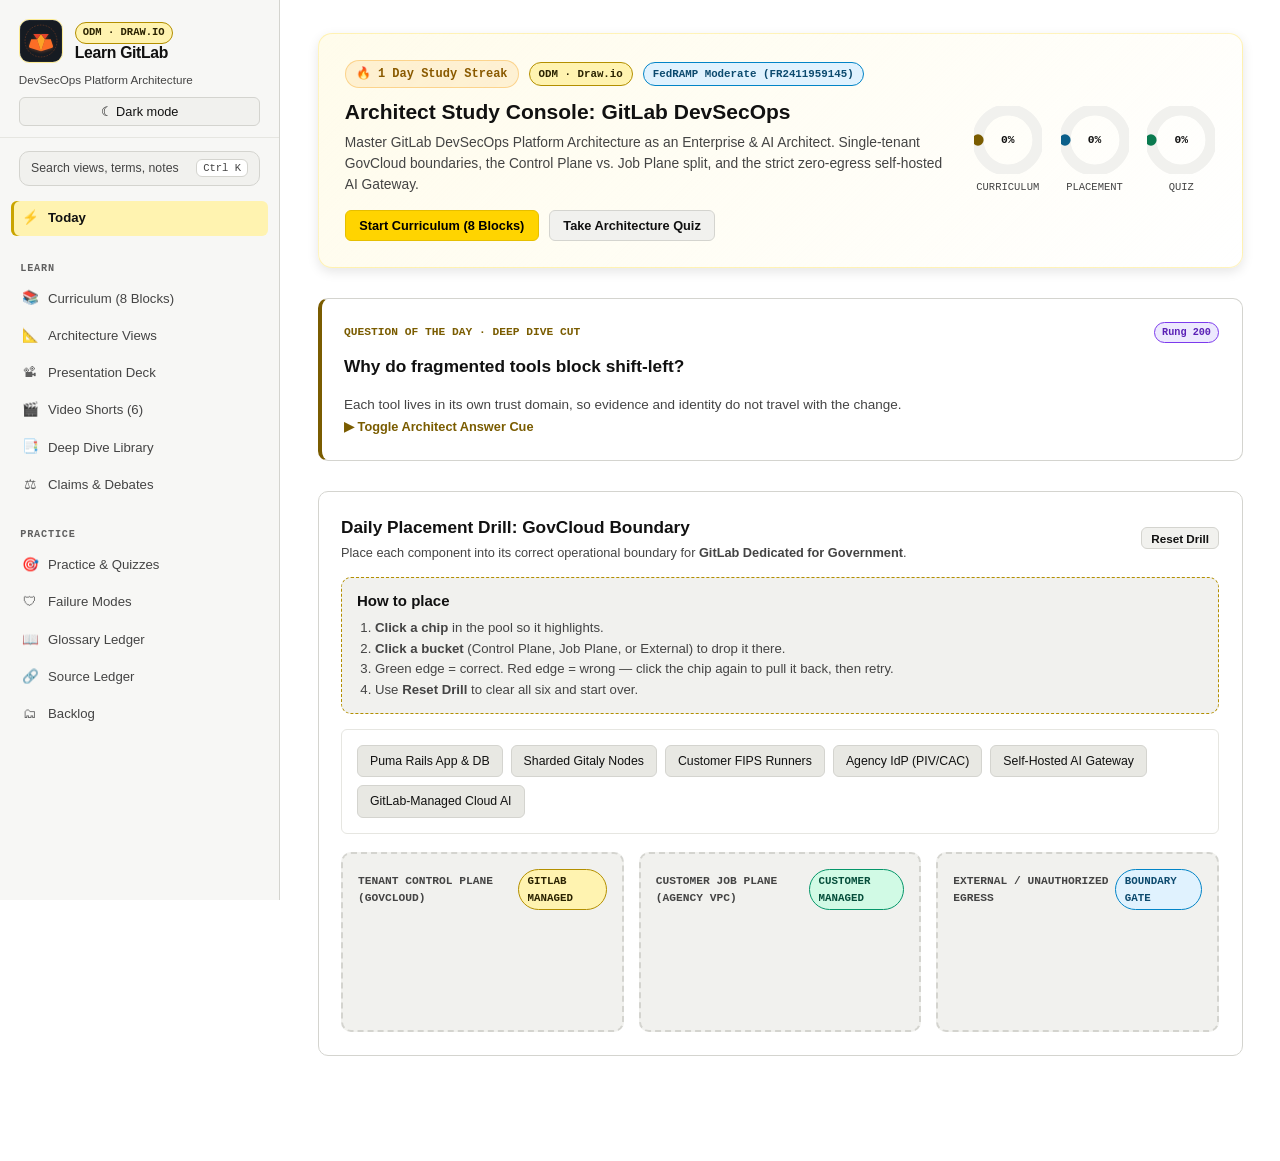
<file: index.html>
<!DOCTYPE html>
<html lang="en">
<head>
  <meta charset="UTF-8">
  <meta name="viewport" content="width=device-width, initial-scale=1.0, viewport-fit=cover">
  <meta name="theme-color" content="#ffffff">
  <script>(function(){var t='light';try{t=localStorage.getItem('learn_gitlab_theme')||'light';}catch(e){}if(t!=='dark')t='light';document.documentElement.dataset.theme=t;})();</script>
  <link rel="manifest" href="manifest.webmanifest">
  <link rel="icon" href="assets/icons/icon-192.svg" type="image/svg+xml">
  <link rel="apple-touch-icon" href="assets/icons/icon-192.svg">
  <meta name="mobile-web-app-capable" content="yes">
  <meta name="apple-mobile-web-app-capable" content="yes">
  <meta name="apple-mobile-web-app-status-bar-style" content="black-translucent">
  <title>Learn GitLab DevSecOps Platform: Architect Study Console</title>
  <meta name="description" content="Architect study console for GitLab DevSecOps: single-tenant GovCloud boundaries, Control Plane vs Job Plane split, and zero-egress self-hosted AI Gateway.">
  <link rel="stylesheet" href="css/base.css">
  <link rel="stylesheet" href="css/enhance.css">
  <link rel="stylesheet" href="css/theme.css">
</head>
<body>
  <a class="skip-link" href="#main-content">Skip to content</a>

  <div class="bg-watermark"></div>

  <div class="print-header">
    <div style="font-size:1.25rem;font-weight:800;color:#0f172a">Learn GitLab DevSecOps Platform: Architect Study Console</div>
    <div style="font-size:.85rem;color:#475569;margin-top:2px">Architecture deep dive · FedRAMP Moderate (FedRAMP package ID FR2411959145) · GitLab-grounded sources</div>
  </div>

  <!-- Mobile Top Bar -->
  <header class="mobile-header">
    <div style="display:flex;align-items:center;gap:10px;">
      <img src="assets/hero.svg" alt="GitLab Emblem" style="width:30px;height:30px;border-radius:6px;">
      <span class="mobile-title">Learn GitLab DevSecOps</span>
    </div>
    <button type="button" class="theme-toggle" data-theme-toggle aria-label="Switch to dark mode">☾</button>
    <button class="mobile-toggle" id="mobile-toggle" aria-label="Toggle navigation menu">☰</button>
  </header>

  <!-- Sidebar Navigation -->
  <nav class="sidebar" id="sidebar">
    <div class="sidebar-header-box">
      <div class="sidebar-hero-container">
        <img class="sidebar-hero-img" src="assets/hero.svg" alt="GitLab DevSecOps Emblem">
        <div>
          <div class="sidebar-badge">ODM · Draw.io</div>
          <div class="sidebar-header-title">Learn GitLab</div>
        </div>
      </div>
      <div class="sidebar-sub">DevSecOps Platform Architecture</div>
      <button type="button" class="theme-toggle theme-toggle-wide" data-theme-toggle aria-label="Switch to dark mode">☾ Dark mode</button>
    </div>

    <button type="button" class="nav-search" id="navSearch" aria-label="Search (Ctrl K)">
      <span>Search views, terms, notes</span>
      <kbd>Ctrl K</kbd>
    </button>

    <div class="nav-links" id="nav" role="navigation" aria-label="Study Console Sections">
      <div class="nav-group" data-group="today">
        <a class="nav-item active" href="#/today" data-v="today">
          <span class="ni-ic">⚡</span>Today
        </a>
      </div>

      <div class="nav-group" data-group="learn">
        <div class="nav-group-label">Learn</div>
        <a class="nav-item" href="#/learn" data-v="learn">
          <span class="ni-ic">📚</span>Curriculum (8 Blocks)
        </a>
        <a class="nav-item" href="#/views" data-v="views">
          <span class="ni-ic">📐</span>Architecture Views
        </a>
        <a class="nav-item" href="#/slides" data-v="slides">
          <span class="ni-ic">📽</span>Presentation Deck
        </a>
        <a class="nav-item" href="#/shorts" data-v="shorts">
          <span class="ni-ic">🎬</span>Video Shorts (6)
        </a>
        <a class="nav-item" href="#/library" data-v="library">
          <span class="ni-ic">📑</span>Deep Dive Library
        </a>
        <a class="nav-item" href="#/debates" data-v="debates">
          <span class="ni-ic">⚖</span>Claims & Debates
        </a>
      </div>

      <div class="nav-group" data-group="practice">
        <div class="nav-group-label">Practice</div>
        <a class="nav-item" href="#/practice" data-v="practice">
          <span class="ni-ic">🎯</span>Practice & Quizzes
        </a>
        <a class="nav-item" href="#/failure-modes" data-v="failure-modes">
          <span class="ni-ic">🛡</span>Failure Modes
        </a>
        <a class="nav-item" href="#/glossary" data-v="glossary">
          <span class="ni-ic">📖</span>Glossary Ledger
        </a>
        <a class="nav-item" href="#/sources" data-v="sources">
          <span class="ni-ic">🔗</span>Source Ledger
        </a>
        <a class="nav-item" href="#/backlog" data-v="backlog">
          <span class="ni-ic">🗂</span>Backlog
        </a>
      </div>
    </div>
  </nav>

  <!-- Main Content Viewport -->
  <main class="main-wrapper" id="main-content" tabindex="-1">
    <!-- Populated dynamically by js/app.js -->
  </main>

  <!-- Global Search Modal (Ctrl + K) -->
  <div class="search-modal" id="search-modal" role="dialog" aria-modal="true" aria-label="Quick Search">
    <div class="search-box">
      <div class="search-input-wrapper">
        <span style="color:var(--text-muted);margin-right:10px;font-size:1.1rem;">🔍</span>
        <input type="text" id="search-input" class="search-input" placeholder="Search architecture views, glossary, blocks, failure modes...">
        <kbd style="font-family:var(--font-mono);font-size:.7rem;padding:2px 6px;background:var(--bg-canvas);border:1px solid var(--border-default);border-radius:4px;color:var(--text-muted);">ESC</kbd>
      </div>
      <div class="search-results" id="search-results"></div>
    </div>
  </div>

  <!-- Lightbox Modal for Diagrams & Slides -->
  <div class="modal-overlay" id="lightbox-modal" role="dialog" aria-modal="true" aria-label="Diagram Lightbox">
    <div class="modal-container">
      <div class="modal-header">
        <div style="font-weight:700;color:var(--text-primary);" id="lightbox-title">Architecture Diagram</div>
        <button class="btn btn-sm" onclick="window.EnhanceEngine.closeLightbox()" aria-label="Close modal">✕ Close</button>
      </div>
      <div class="modal-body">
        <img id="lightbox-img" alt="High-resolution architecture diagram">
      </div>
    </div>
  </div>

  <!-- Application Scripts -->
  <script src="js/data.js"></script>
  <script src="js/app.js"></script>
  <script src="js/enhance.js"></script>
  <script>
    // Service worker registration
    if ('serviceWorker' in navigator) {
      window.addEventListener('load', () => {
        navigator.serviceWorker.register('sw.js').catch(() => {});
      });
    }
  </script>
  <script src="js/theme.js"></script>
</body>
</html>
</file>
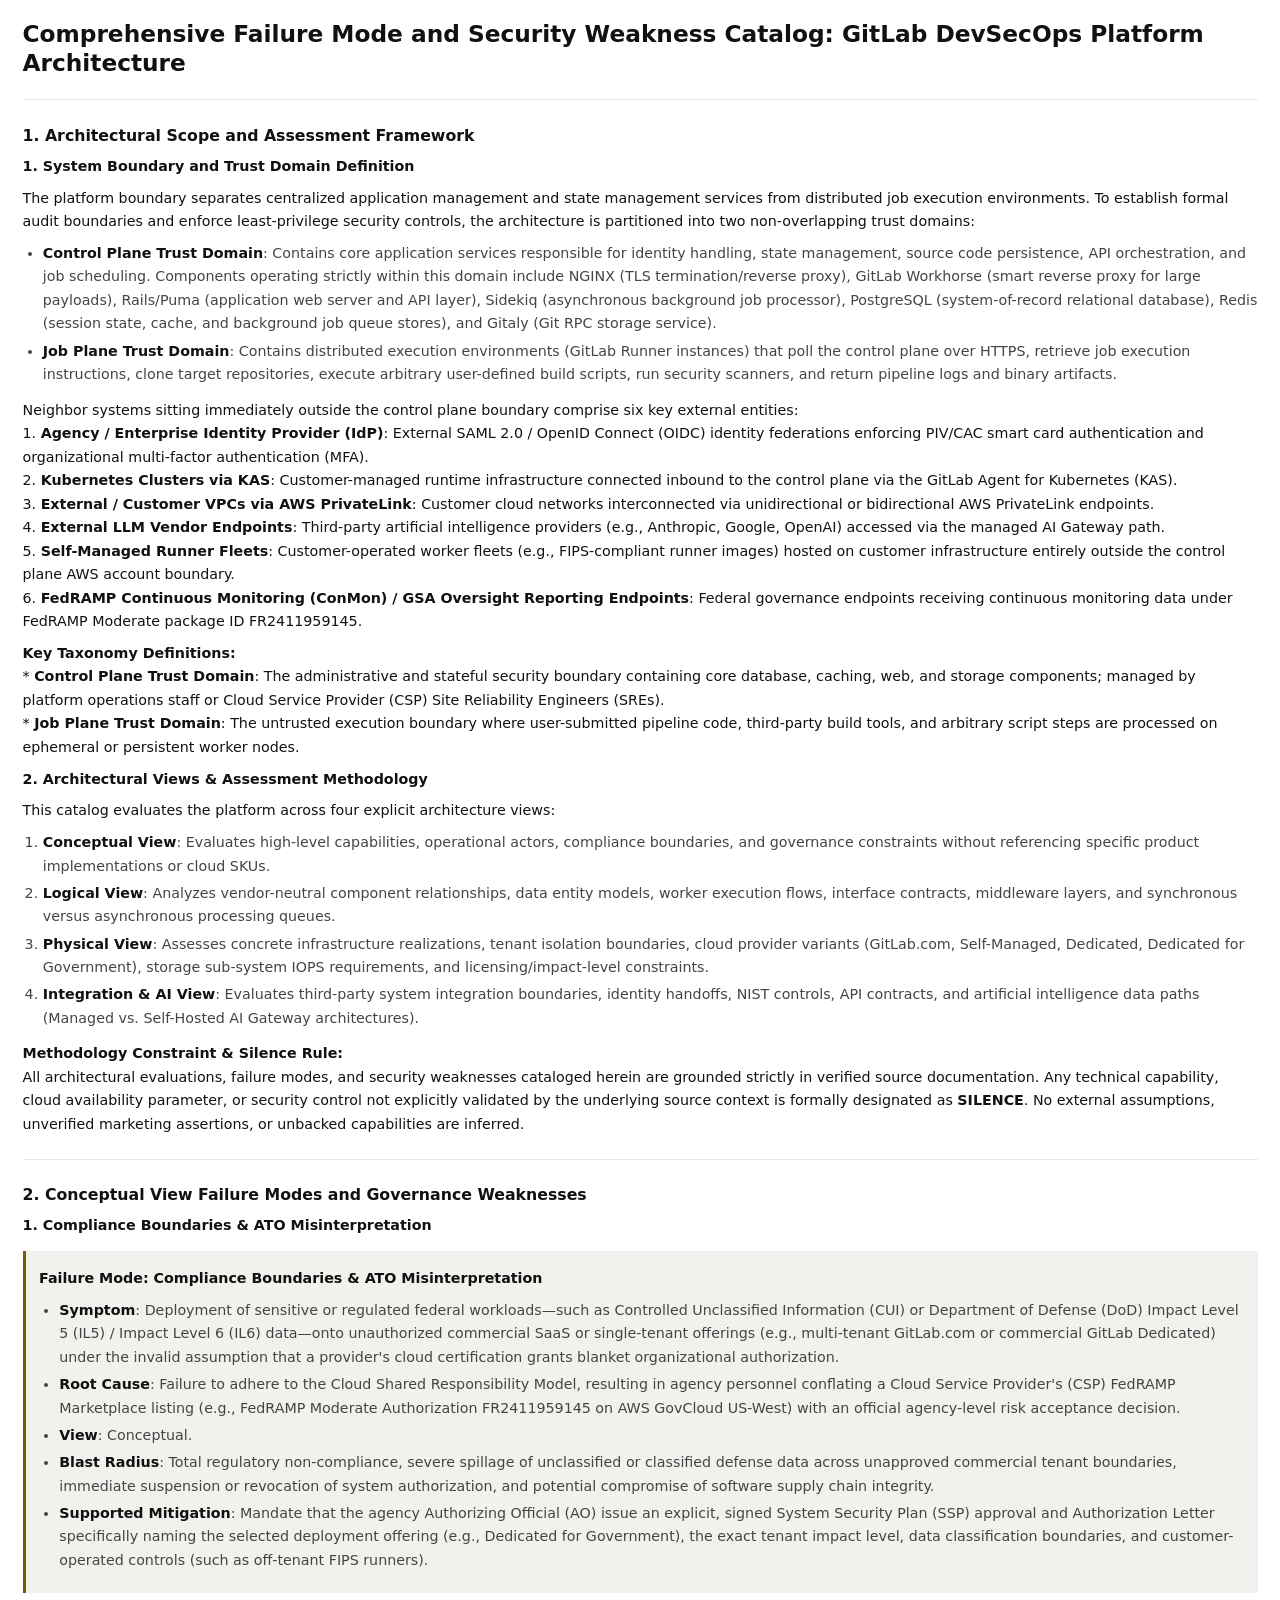
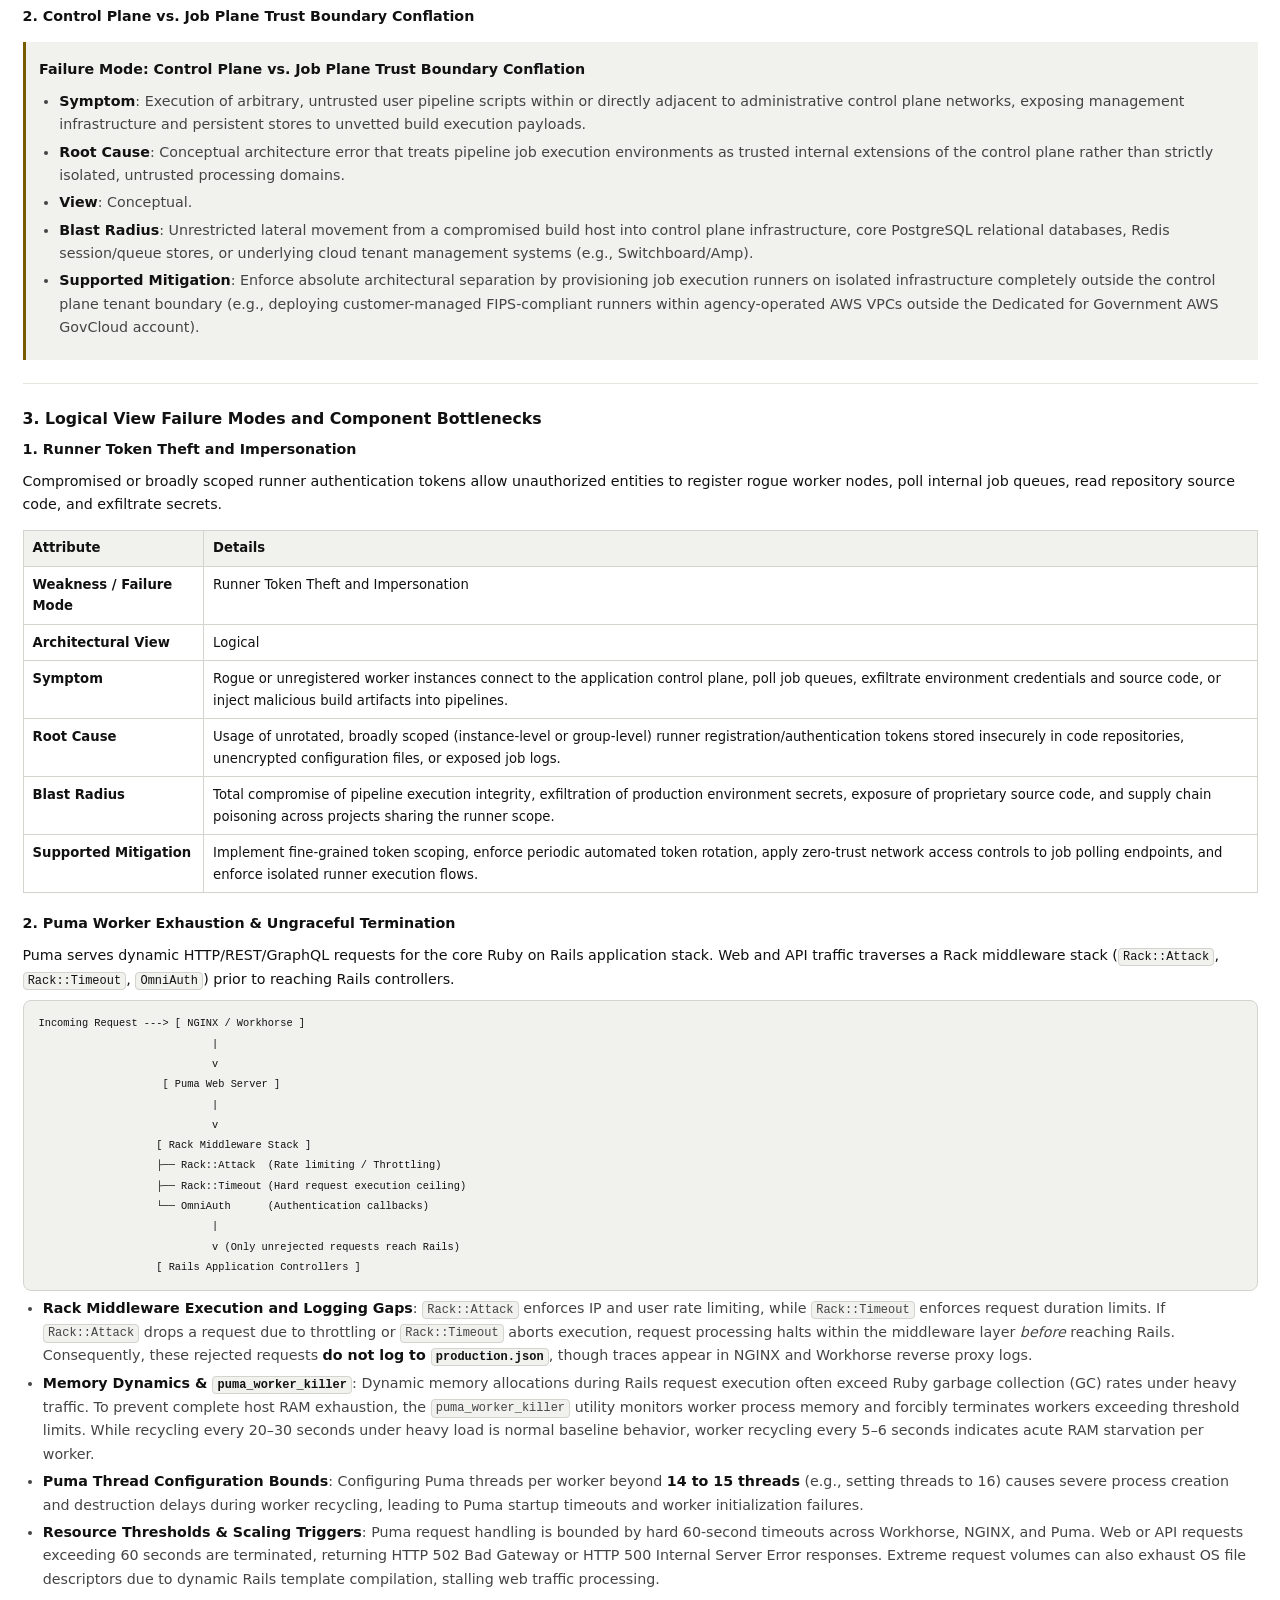
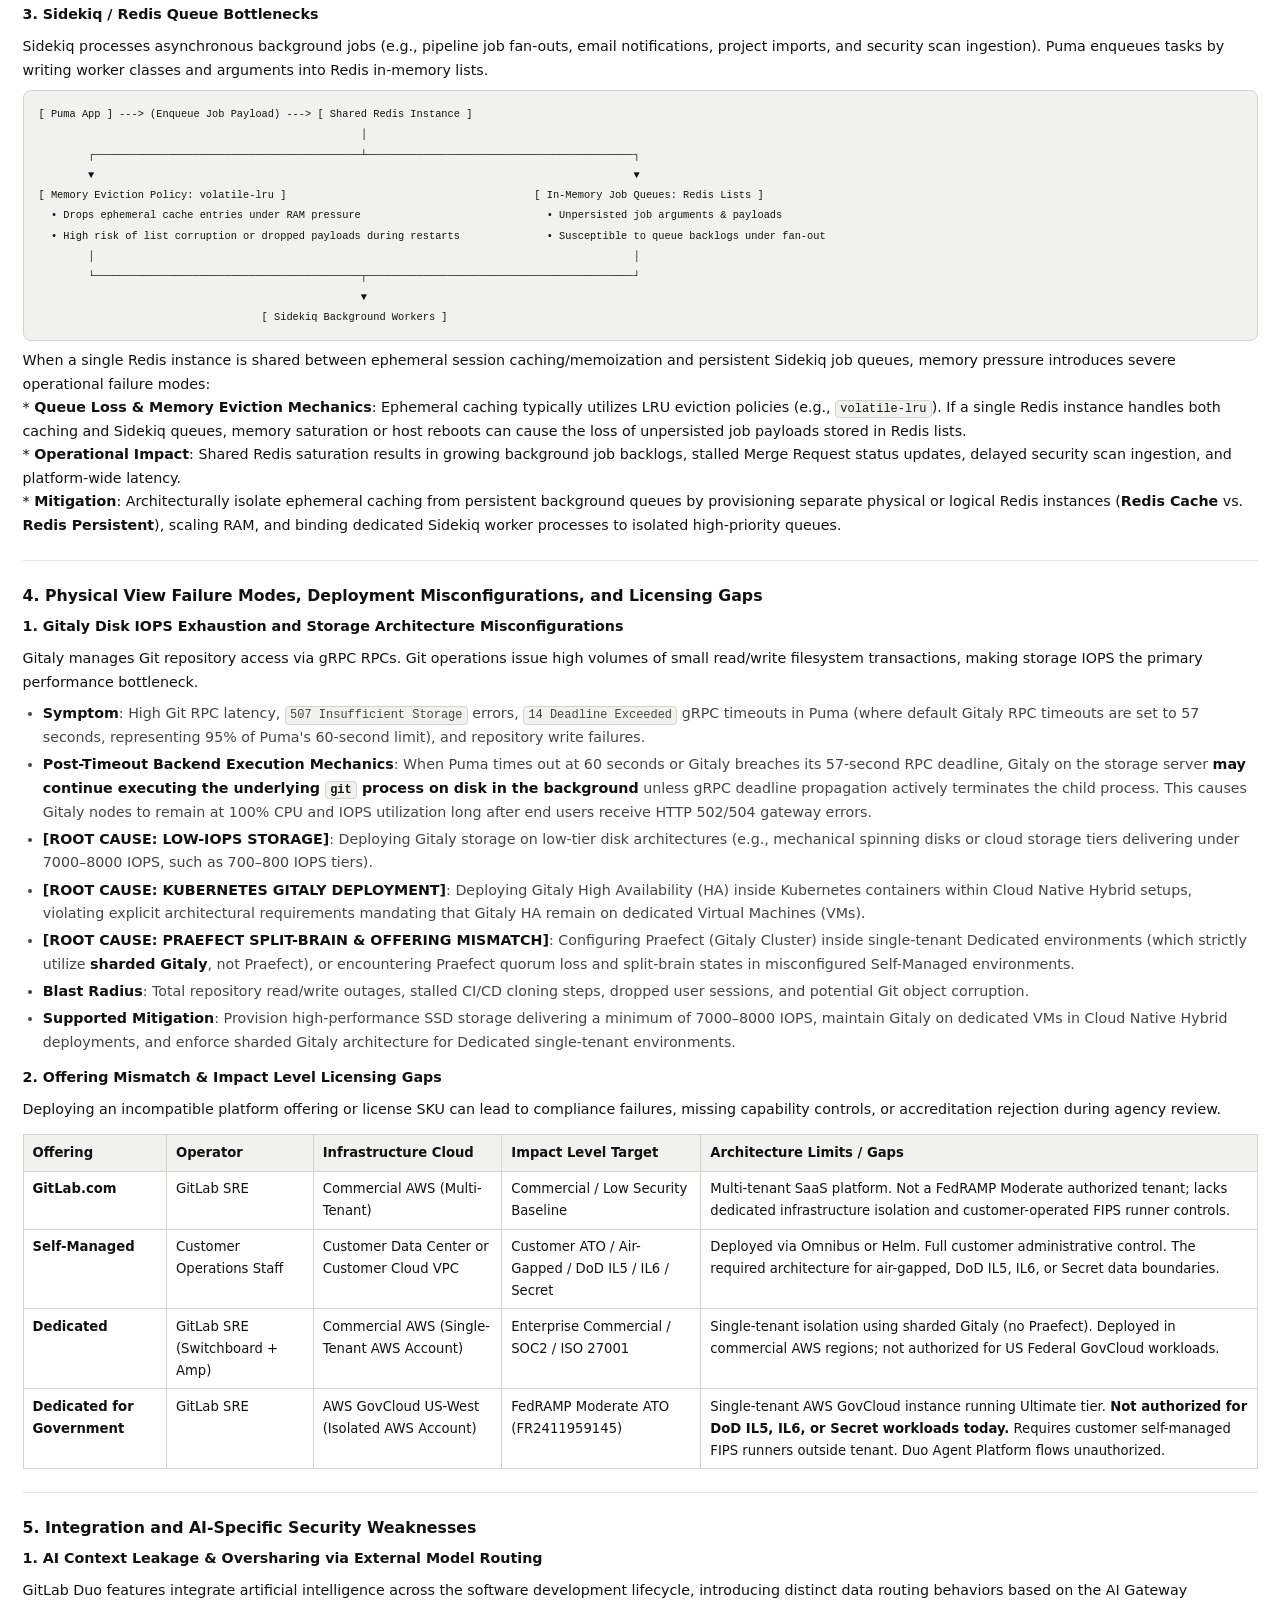
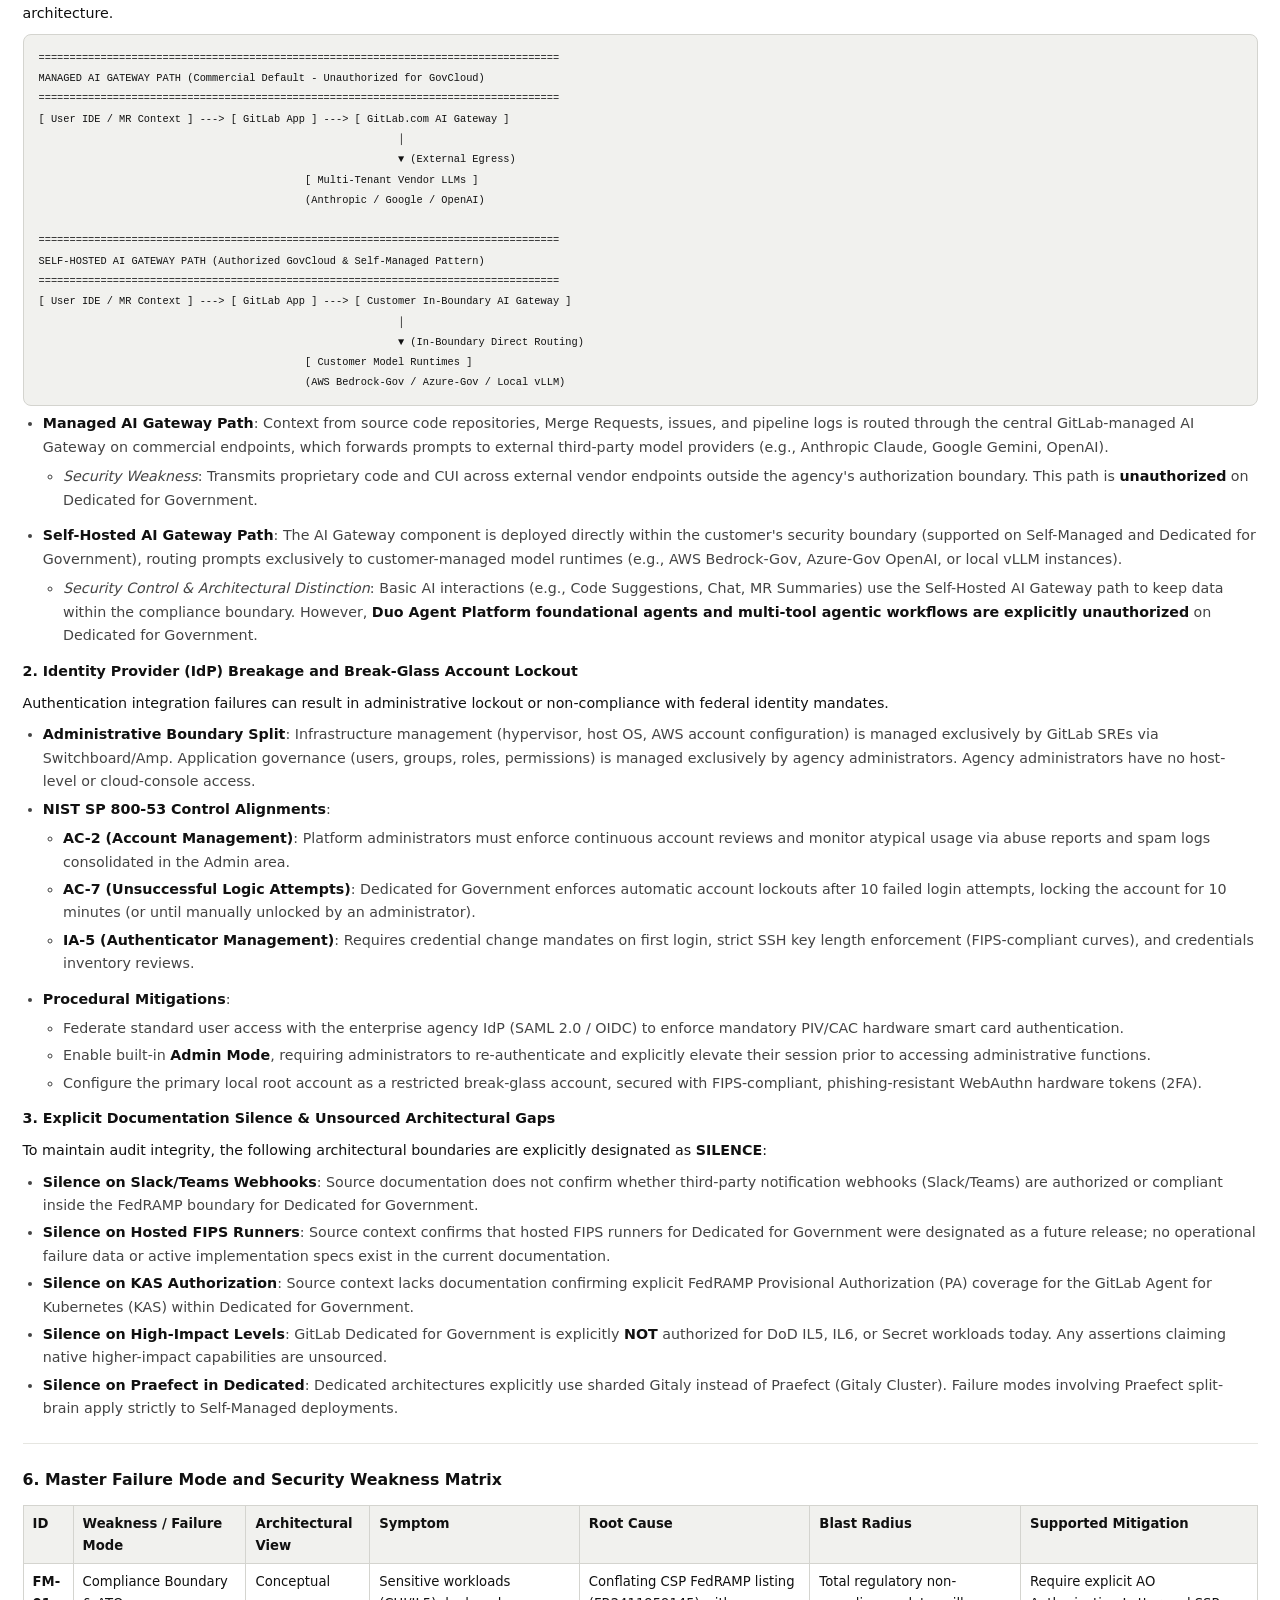
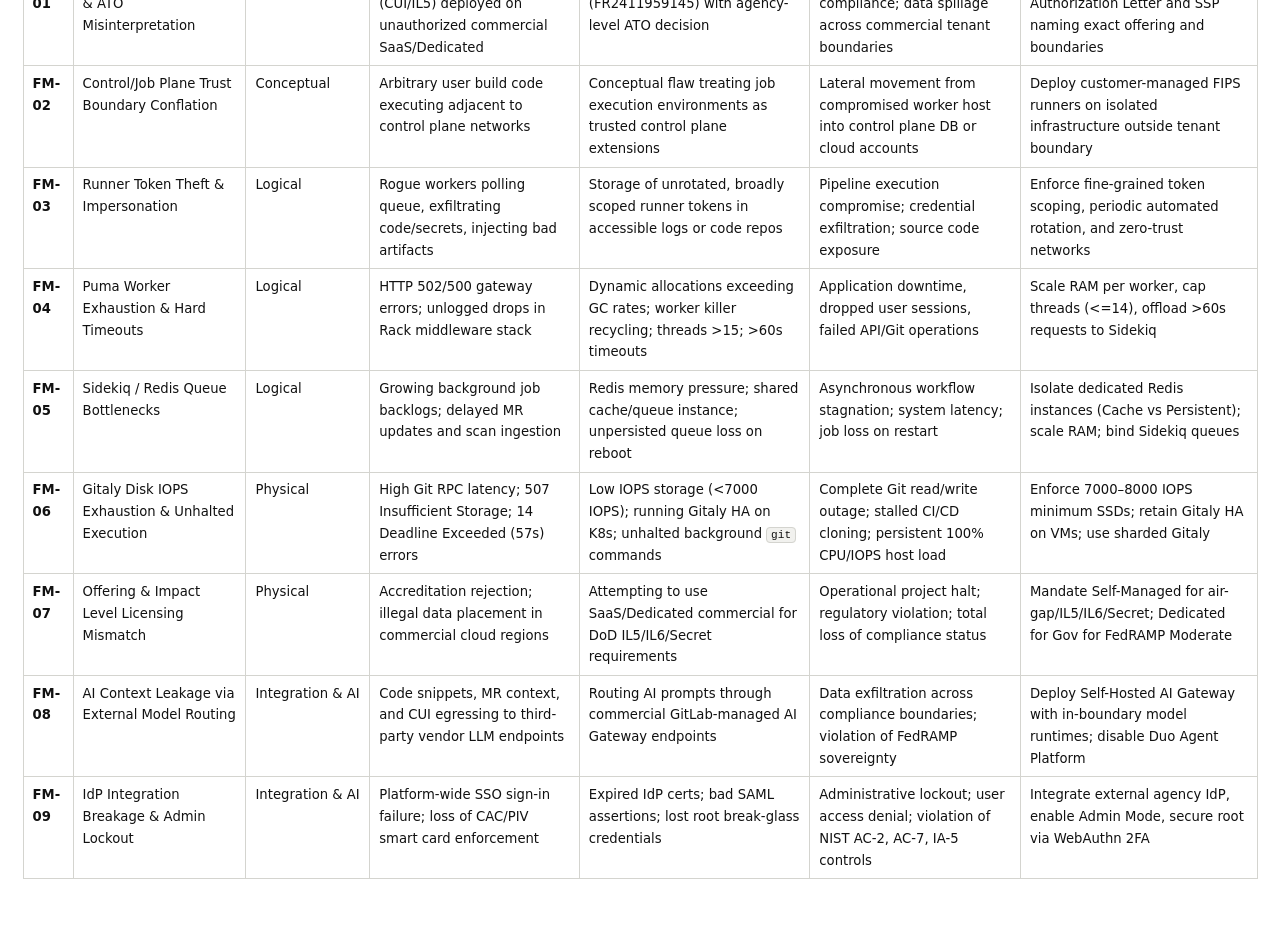
<file: library/01-comprehensive-failure-mode-and-security-weakness-catalog_-gitlab-devsecops-platf.html>
<!DOCTYPE html>
<html lang="en">
<head>
<meta charset="UTF-8">
<meta name="viewport" content="width=device-width, initial-scale=1">
<title>Comprehensive Failure Mode and Security Weakness Catalog: GitLab DevSecOps Platform Architecture</title>
<link rel="stylesheet" href="../css/base.css">
<link rel="stylesheet" href="../css/theme.css">
<link rel="stylesheet" href="library.css">
<script>
(function(){
  try {
    var t = localStorage.getItem('learn_gitlab_theme') || 'light';
    if (t !== 'dark') t = 'light';
    document.documentElement.dataset.theme = t;
  } catch (e) { document.documentElement.dataset.theme = 'light'; }
})();
</script>
</head>
<body class="lib-doc">
<article class="prose">
<h1>Comprehensive Failure Mode and Security Weakness Catalog: GitLab DevSecOps Platform Architecture</h1>
<hr />
<h3>1. Architectural Scope and Assessment Framework</h3>
<h4>1. System Boundary and Trust Domain Definition</h4>
<p>The platform boundary separates centralized application management and state management services from distributed job execution environments. To establish formal audit boundaries and enforce least-privilege security controls, the architecture is partitioned into two non-overlapping trust domains:</p>
<ul>
<li><strong>Control Plane Trust Domain</strong>: Contains core application services responsible for identity handling, state management, source code persistence, API orchestration, and job scheduling. Components operating strictly within this domain include NGINX (TLS termination/reverse proxy), GitLab Workhorse (smart reverse proxy for large payloads), Rails/Puma (application web server and API layer), Sidekiq (asynchronous background job processor), PostgreSQL (system-of-record relational database), Redis (session state, cache, and background job queue stores), and Gitaly (Git RPC storage service).</li>
<li><strong>Job Plane Trust Domain</strong>: Contains distributed execution environments (GitLab Runner instances) that poll the control plane over HTTPS, retrieve job execution instructions, clone target repositories, execute arbitrary user-defined build scripts, run security scanners, and return pipeline logs and binary artifacts.</li>
</ul>
<p>Neighbor systems sitting immediately outside the control plane boundary comprise six key external entities:<br />
1.  <strong>Agency / Enterprise Identity Provider (IdP)</strong>: External SAML 2.0 / OpenID Connect (OIDC) identity federations enforcing PIV/CAC smart card authentication and organizational multi-factor authentication (MFA).<br />
2.  <strong>Kubernetes Clusters via KAS</strong>: Customer-managed runtime infrastructure connected inbound to the control plane via the GitLab Agent for Kubernetes (KAS).<br />
3.  <strong>External / Customer VPCs via AWS PrivateLink</strong>: Customer cloud networks interconnected via unidirectional or bidirectional AWS PrivateLink endpoints.<br />
4.  <strong>External LLM Vendor Endpoints</strong>: Third-party artificial intelligence providers (e.g., Anthropic, Google, OpenAI) accessed via the managed AI Gateway path.<br />
5.  <strong>Self-Managed Runner Fleets</strong>: Customer-operated worker fleets (e.g., FIPS-compliant runner images) hosted on customer infrastructure entirely outside the control plane AWS account boundary.<br />
6.  <strong>FedRAMP Continuous Monitoring (ConMon) / GSA Oversight Reporting Endpoints</strong>: Federal governance endpoints receiving continuous monitoring data under FedRAMP Moderate package ID FR2411959145.</p>
<p><strong>Key Taxonomy Definitions:</strong><br />
*   <strong>Control Plane Trust Domain</strong>: The administrative and stateful security boundary containing core database, caching, web, and storage components; managed by platform operations staff or Cloud Service Provider (CSP) Site Reliability Engineers (SREs).<br />
*   <strong>Job Plane Trust Domain</strong>: The untrusted execution boundary where user-submitted pipeline code, third-party build tools, and arbitrary script steps are processed on ephemeral or persistent worker nodes.</p>
<h4>2. Architectural Views &amp; Assessment Methodology</h4>
<p>This catalog evaluates the platform across four explicit architecture views:</p>
<ol>
<li><strong>Conceptual View</strong>: Evaluates high-level capabilities, operational actors, compliance boundaries, and governance constraints without referencing specific product implementations or cloud SKUs.</li>
<li><strong>Logical View</strong>: Analyzes vendor-neutral component relationships, data entity models, worker execution flows, interface contracts, middleware layers, and synchronous versus asynchronous processing queues.</li>
<li><strong>Physical View</strong>: Assesses concrete infrastructure realizations, tenant isolation boundaries, cloud provider variants (GitLab.com, Self-Managed, Dedicated, Dedicated for Government), storage sub-system IOPS requirements, and licensing/impact-level constraints.</li>
<li><strong>Integration &amp; AI View</strong>: Evaluates third-party system integration boundaries, identity handoffs, NIST controls, API contracts, and artificial intelligence data paths (Managed vs. Self-Hosted AI Gateway architectures).</li>
</ol>
<p><strong>Methodology Constraint &amp; Silence Rule:</strong><br />
All architectural evaluations, failure modes, and security weaknesses cataloged herein are grounded strictly in verified source documentation. Any technical capability, cloud availability parameter, or security control not explicitly validated by the underlying source context is formally designated as <strong>SILENCE</strong>. No external assumptions, unverified marketing assertions, or unbacked capabilities are inferred.</p>
<hr />
<h3>2. Conceptual View Failure Modes and Governance Weaknesses</h3>
<h4>1. Compliance Boundaries &amp; ATO Misinterpretation</h4>
<blockquote>
<p><strong>Failure Mode: Compliance Boundaries &amp; ATO Misinterpretation</strong></p>
<ul>
<li><strong>Symptom</strong>: Deployment of sensitive or regulated federal workloads—such as Controlled Unclassified Information (CUI) or Department of Defense (DoD) Impact Level 5 (IL5) / Impact Level 6 (IL6) data—onto unauthorized commercial SaaS or single-tenant offerings (e.g., multi-tenant GitLab.com or commercial GitLab Dedicated) under the invalid assumption that a provider's cloud certification grants blanket organizational authorization.</li>
<li><strong>Root Cause</strong>: Failure to adhere to the Cloud Shared Responsibility Model, resulting in agency personnel conflating a Cloud Service Provider's (CSP) FedRAMP Marketplace listing (e.g., FedRAMP Moderate Authorization FR2411959145 on AWS GovCloud US-West) with an official agency-level risk acceptance decision.</li>
<li><strong>View</strong>: Conceptual.</li>
<li><strong>Blast Radius</strong>: Total regulatory non-compliance, severe spillage of unclassified or classified defense data across unapproved commercial tenant boundaries, immediate suspension or revocation of system authorization, and potential compromise of software supply chain integrity.</li>
<li><strong>Supported Mitigation</strong>: Mandate that the agency Authorizing Official (AO) issue an explicit, signed System Security Plan (SSP) approval and Authorization Letter specifically naming the selected deployment offering (e.g., Dedicated for Government), the exact tenant impact level, data classification boundaries, and customer-operated controls (such as off-tenant FIPS runners).</li>
</ul>
</blockquote>
<h4>2. Control Plane vs. Job Plane Trust Boundary Conflation</h4>
<blockquote>
<p><strong>Failure Mode: Control Plane vs. Job Plane Trust Boundary Conflation</strong></p>
<ul>
<li><strong>Symptom</strong>: Execution of arbitrary, untrusted user pipeline scripts within or directly adjacent to administrative control plane networks, exposing management infrastructure and persistent stores to unvetted build execution payloads.</li>
<li><strong>Root Cause</strong>: Conceptual architecture error that treats pipeline job execution environments as trusted internal extensions of the control plane rather than strictly isolated, untrusted processing domains.</li>
<li><strong>View</strong>: Conceptual.</li>
<li><strong>Blast Radius</strong>: Unrestricted lateral movement from a compromised build host into control plane infrastructure, core PostgreSQL relational databases, Redis session/queue stores, or underlying cloud tenant management systems (e.g., Switchboard/Amp).</li>
<li><strong>Supported Mitigation</strong>: Enforce absolute architectural separation by provisioning job execution runners on isolated infrastructure completely outside the control plane tenant boundary (e.g., deploying customer-managed FIPS-compliant runners within agency-operated AWS VPCs outside the Dedicated for Government AWS GovCloud account).</li>
</ul>
</blockquote>
<hr />
<h3>3. Logical View Failure Modes and Component Bottlenecks</h3>
<h4>1. Runner Token Theft and Impersonation</h4>
<p>Compromised or broadly scoped runner authentication tokens allow unauthorized entities to register rogue worker nodes, poll internal job queues, read repository source code, and exfiltrate secrets.</p>
<table>
<thead>
<tr>
<th style="text-align: left;">Attribute</th>
<th style="text-align: left;">Details</th>
</tr>
</thead>
<tbody>
<tr>
<td style="text-align: left;"><strong>Weakness / Failure Mode</strong></td>
<td style="text-align: left;">Runner Token Theft and Impersonation</td>
</tr>
<tr>
<td style="text-align: left;"><strong>Architectural View</strong></td>
<td style="text-align: left;">Logical</td>
</tr>
<tr>
<td style="text-align: left;"><strong>Symptom</strong></td>
<td style="text-align: left;">Rogue or unregistered worker instances connect to the application control plane, poll job queues, exfiltrate environment credentials and source code, or inject malicious build artifacts into pipelines.</td>
</tr>
<tr>
<td style="text-align: left;"><strong>Root Cause</strong></td>
<td style="text-align: left;">Usage of unrotated, broadly scoped (instance-level or group-level) runner registration/authentication tokens stored insecurely in code repositories, unencrypted configuration files, or exposed job logs.</td>
</tr>
<tr>
<td style="text-align: left;"><strong>Blast Radius</strong></td>
<td style="text-align: left;">Total compromise of pipeline execution integrity, exfiltration of production environment secrets, exposure of proprietary source code, and supply chain poisoning across projects sharing the runner scope.</td>
</tr>
<tr>
<td style="text-align: left;"><strong>Supported Mitigation</strong></td>
<td style="text-align: left;">Implement fine-grained token scoping, enforce periodic automated token rotation, apply zero-trust network access controls to job polling endpoints, and enforce isolated runner execution flows.</td>
</tr>
</tbody>
</table>
<h4>2. Puma Worker Exhaustion &amp; Ungraceful Termination</h4>
<p>Puma serves dynamic HTTP/REST/GraphQL requests for the core Ruby on Rails application stack. Web and API traffic traverses a Rack middleware stack (<code>Rack::Attack</code>, <code>Rack::Timeout</code>, <code>OmniAuth</code>) prior to reaching Rails controllers.</p>
<pre><code>Incoming Request ---&gt; [ NGINX / Workhorse ]
                            |
                            v
                    [ Puma Web Server ]
                            |
                            v
                   [ Rack Middleware Stack ]
                   ├── Rack::Attack  (Rate limiting / Throttling)
                   ├── Rack::Timeout (Hard request execution ceiling)
                   └── OmniAuth      (Authentication callbacks)
                            |
                            v (Only unrejected requests reach Rails)
                   [ Rails Application Controllers ]
</code></pre>
<ul>
<li><strong>Rack Middleware Execution and Logging Gaps</strong>: <code>Rack::Attack</code> enforces IP and user rate limiting, while <code>Rack::Timeout</code> enforces request duration limits. If <code>Rack::Attack</code> drops a request due to throttling or <code>Rack::Timeout</code> aborts execution, request processing halts within the middleware layer <em>before</em> reaching Rails. Consequently, these rejected requests <strong>do not log to <code>production.json</code></strong>, though traces appear in NGINX and Workhorse reverse proxy logs.</li>
<li><strong>Memory Dynamics &amp; <code>puma_worker_killer</code></strong>: Dynamic memory allocations during Rails request execution often exceed Ruby garbage collection (GC) rates under heavy traffic. To prevent complete host RAM exhaustion, the <code>puma_worker_killer</code> utility monitors worker process memory and forcibly terminates workers exceeding threshold limits. While recycling every 20–30 seconds under heavy load is normal baseline behavior, worker recycling every 5–6 seconds indicates acute RAM starvation per worker.</li>
<li><strong>Puma Thread Configuration Bounds</strong>: Configuring Puma threads per worker beyond <strong>14 to 15 threads</strong> (e.g., setting threads to 16) causes severe process creation and destruction delays during worker recycling, leading to Puma startup timeouts and worker initialization failures.</li>
<li><strong>Resource Thresholds &amp; Scaling Triggers</strong>: Puma request handling is bounded by hard 60-second timeouts across Workhorse, NGINX, and Puma. Web or API requests exceeding 60 seconds are terminated, returning HTTP 502 Bad Gateway or HTTP 500 Internal Server Error responses. Extreme request volumes can also exhaust OS file descriptors due to dynamic Rails template compilation, stalling web traffic processing.</li>
</ul>
<h4>3. Sidekiq / Redis Queue Bottlenecks</h4>
<p>Sidekiq processes asynchronous background jobs (e.g., pipeline job fan-outs, email notifications, project imports, and security scan ingestion). Puma enqueues tasks by writing worker classes and arguments into Redis in-memory lists.</p>
<pre><code>[ Puma App ] ---&gt; (Enqueue Job Payload) ---&gt; [ Shared Redis Instance ]
                                                    │
        ┌───────────────────────────────────────────┴───────────────────────────────────────────┐
        ▼                                                                                       ▼
[ Memory Eviction Policy: volatile-lru ]                                        [ In-Memory Job Queues: Redis Lists ]
  • Drops ephemeral cache entries under RAM pressure                              • Unpersisted job arguments &amp; payloads
  • High risk of list corruption or dropped payloads during restarts              • Susceptible to queue backlogs under fan-out
        │                                                                                       │
        └───────────────────────────────────────────┬───────────────────────────────────────────┘
                                                    ▼
                                    [ Sidekiq Background Workers ]
</code></pre>
<p>When a single Redis instance is shared between ephemeral session caching/memoization and persistent Sidekiq job queues, memory pressure introduces severe operational failure modes:<br />
*   <strong>Queue Loss &amp; Memory Eviction Mechanics</strong>: Ephemeral caching typically utilizes LRU eviction policies (e.g., <code>volatile-lru</code>). If a single Redis instance handles both caching and Sidekiq queues, memory saturation or host reboots can cause the loss of unpersisted job payloads stored in Redis lists.<br />
*   <strong>Operational Impact</strong>: Shared Redis saturation results in growing background job backlogs, stalled Merge Request status updates, delayed security scan ingestion, and platform-wide latency.<br />
*   <strong>Mitigation</strong>: Architecturally isolate ephemeral caching from persistent background queues by provisioning separate physical or logical Redis instances (<strong>Redis Cache</strong> vs. <strong>Redis Persistent</strong>), scaling RAM, and binding dedicated Sidekiq worker processes to isolated high-priority queues.</p>
<hr />
<h3>4. Physical View Failure Modes, Deployment Misconfigurations, and Licensing Gaps</h3>
<h4>1. Gitaly Disk IOPS Exhaustion and Storage Architecture Misconfigurations</h4>
<p>Gitaly manages Git repository access via gRPC RPCs. Git operations issue high volumes of small read/write filesystem transactions, making storage IOPS the primary performance bottleneck.</p>
<ul>
<li><strong>Symptom</strong>: High Git RPC latency, <code>507 Insufficient Storage</code> errors, <code>14 Deadline Exceeded</code> gRPC timeouts in Puma (where default Gitaly RPC timeouts are set to 57 seconds, representing 95% of Puma's 60-second limit), and repository write failures.</li>
<li><strong>Post-Timeout Backend Execution Mechanics</strong>: When Puma times out at 60 seconds or Gitaly breaches its 57-second RPC deadline, Gitaly on the storage server <strong>may continue executing the underlying <code>git</code> process on disk in the background</strong> unless gRPC deadline propagation actively terminates the child process. This causes Gitaly nodes to remain at 100% CPU and IOPS utilization long after end users receive HTTP 502/504 gateway errors.</li>
<li><strong>[ROOT CAUSE: LOW-IOPS STORAGE]</strong>: Deploying Gitaly storage on low-tier disk architectures (e.g., mechanical spinning disks or cloud storage tiers delivering under 7000–8000 IOPS, such as 700–800 IOPS tiers).</li>
<li><strong>[ROOT CAUSE: KUBERNETES GITALY DEPLOYMENT]</strong>: Deploying Gitaly High Availability (HA) inside Kubernetes containers within Cloud Native Hybrid setups, violating explicit architectural requirements mandating that Gitaly HA remain on dedicated Virtual Machines (VMs).</li>
<li><strong>[ROOT CAUSE: PRAEFECT SPLIT-BRAIN &amp; OFFERING MISMATCH]</strong>: Configuring Praefect (Gitaly Cluster) inside single-tenant Dedicated environments (which strictly utilize <strong>sharded Gitaly</strong>, not Praefect), or encountering Praefect quorum loss and split-brain states in misconfigured Self-Managed environments.</li>
<li><strong>Blast Radius</strong>: Total repository read/write outages, stalled CI/CD cloning steps, dropped user sessions, and potential Git object corruption.</li>
<li><strong>Supported Mitigation</strong>: Provision high-performance SSD storage delivering a minimum of 7000–8000 IOPS, maintain Gitaly on dedicated VMs in Cloud Native Hybrid deployments, and enforce sharded Gitaly architecture for Dedicated single-tenant environments.</li>
</ul>
<h4>2. Offering Mismatch &amp; Impact Level Licensing Gaps</h4>
<p>Deploying an incompatible platform offering or license SKU can lead to compliance failures, missing capability controls, or accreditation rejection during agency review.</p>
<table>
<thead>
<tr>
<th style="text-align: left;">Offering</th>
<th style="text-align: left;">Operator</th>
<th style="text-align: left;">Infrastructure Cloud</th>
<th style="text-align: left;">Impact Level Target</th>
<th style="text-align: left;">Architecture Limits / Gaps</th>
</tr>
</thead>
<tbody>
<tr>
<td style="text-align: left;"><strong>GitLab.com</strong></td>
<td style="text-align: left;">GitLab SRE</td>
<td style="text-align: left;">Commercial AWS (Multi-Tenant)</td>
<td style="text-align: left;">Commercial / Low Security Baseline</td>
<td style="text-align: left;">Multi-tenant SaaS platform. Not a FedRAMP Moderate authorized tenant; lacks dedicated infrastructure isolation and customer-operated FIPS runner controls.</td>
</tr>
<tr>
<td style="text-align: left;"><strong>Self-Managed</strong></td>
<td style="text-align: left;">Customer Operations Staff</td>
<td style="text-align: left;">Customer Data Center or Customer Cloud VPC</td>
<td style="text-align: left;">Customer ATO / Air-Gapped / DoD IL5 / IL6 / Secret</td>
<td style="text-align: left;">Deployed via Omnibus or Helm. Full customer administrative control. The required architecture for air-gapped, DoD IL5, IL6, or Secret data boundaries.</td>
</tr>
<tr>
<td style="text-align: left;"><strong>Dedicated</strong></td>
<td style="text-align: left;">GitLab SRE (Switchboard + Amp)</td>
<td style="text-align: left;">Commercial AWS (Single-Tenant AWS Account)</td>
<td style="text-align: left;">Enterprise Commercial / SOC2 / ISO 27001</td>
<td style="text-align: left;">Single-tenant isolation using sharded Gitaly (no Praefect). Deployed in commercial AWS regions; not authorized for US Federal GovCloud workloads.</td>
</tr>
<tr>
<td style="text-align: left;"><strong>Dedicated for Government</strong></td>
<td style="text-align: left;">GitLab SRE</td>
<td style="text-align: left;">AWS GovCloud US-West (Isolated AWS Account)</td>
<td style="text-align: left;">FedRAMP Moderate ATO (FR2411959145)</td>
<td style="text-align: left;">Single-tenant AWS GovCloud instance running Ultimate tier. <strong>Not authorized for DoD IL5, IL6, or Secret workloads today.</strong> Requires customer self-managed FIPS runners outside tenant. Duo Agent Platform flows unauthorized.</td>
</tr>
</tbody>
</table>
<hr />
<h3>5. Integration and AI-Specific Security Weaknesses</h3>
<h4>1. AI Context Leakage &amp; Oversharing via External Model Routing</h4>
<p>GitLab Duo features integrate artificial intelligence across the software development lifecycle, introducing distinct data routing behaviors based on the AI Gateway architecture.</p>
<pre><code>====================================================================================
MANAGED AI GATEWAY PATH (Commercial Default - Unauthorized for GovCloud)
====================================================================================
[ User IDE / MR Context ] ---&gt; [ GitLab App ] ---&gt; [ GitLab.com AI Gateway ]
                                                          │
                                                          ▼ (External Egress)
                                           [ Multi-Tenant Vendor LLMs ]
                                           (Anthropic / Google / OpenAI)

====================================================================================
SELF-HOSTED AI GATEWAY PATH (Authorized GovCloud &amp; Self-Managed Pattern)
====================================================================================
[ User IDE / MR Context ] ---&gt; [ GitLab App ] ---&gt; [ Customer In-Boundary AI Gateway ]
                                                          │
                                                          ▼ (In-Boundary Direct Routing)
                                           [ Customer Model Runtimes ]
                                           (AWS Bedrock-Gov / Azure-Gov / Local vLLM)
</code></pre>
<ul>
<li><strong>Managed AI Gateway Path</strong>: Context from source code repositories, Merge Requests, issues, and pipeline logs is routed through the central GitLab-managed AI Gateway on commercial endpoints, which forwards prompts to external third-party model providers (e.g., Anthropic Claude, Google Gemini, OpenAI).<ul>
<li><em>Security Weakness</em>: Transmits proprietary code and CUI across external vendor endpoints outside the agency's authorization boundary. This path is <strong>unauthorized</strong> on Dedicated for Government.</li>
</ul>
</li>
<li><strong>Self-Hosted AI Gateway Path</strong>: The AI Gateway component is deployed directly within the customer's security boundary (supported on Self-Managed and Dedicated for Government), routing prompts exclusively to customer-managed model runtimes (e.g., AWS Bedrock-Gov, Azure-Gov OpenAI, or local vLLM instances).<ul>
<li><em>Security Control &amp; Architectural Distinction</em>: Basic AI interactions (e.g., Code Suggestions, Chat, MR Summaries) use the Self-Hosted AI Gateway path to keep data within the compliance boundary. However, <strong>Duo Agent Platform foundational agents and multi-tool agentic workflows are explicitly unauthorized</strong> on Dedicated for Government.</li>
</ul>
</li>
</ul>
<h4>2. Identity Provider (IdP) Breakage and Break-Glass Account Lockout</h4>
<p>Authentication integration failures can result in administrative lockout or non-compliance with federal identity mandates.</p>
<ul>
<li><strong>Administrative Boundary Split</strong>: Infrastructure management (hypervisor, host OS, AWS account configuration) is managed exclusively by GitLab SREs via Switchboard/Amp. Application governance (users, groups, roles, permissions) is managed exclusively by agency administrators. Agency administrators have no host-level or cloud-console access.</li>
<li><strong>NIST SP 800-53 Control Alignments</strong>:<ul>
<li><strong>AC-2 (Account Management)</strong>: Platform administrators must enforce continuous account reviews and monitor atypical usage via abuse reports and spam logs consolidated in the Admin area.</li>
<li><strong>AC-7 (Unsuccessful Logic Attempts)</strong>: Dedicated for Government enforces automatic account lockouts after 10 failed login attempts, locking the account for 10 minutes (or until manually unlocked by an administrator).</li>
<li><strong>IA-5 (Authenticator Management)</strong>: Requires credential change mandates on first login, strict SSH key length enforcement (FIPS-compliant curves), and credentials inventory reviews.</li>
</ul>
</li>
<li><strong>Procedural Mitigations</strong>:<ul>
<li>Federate standard user access with the enterprise agency IdP (SAML 2.0 / OIDC) to enforce mandatory PIV/CAC hardware smart card authentication.</li>
<li>Enable built-in <strong>Admin Mode</strong>, requiring administrators to re-authenticate and explicitly elevate their session prior to accessing administrative functions.</li>
<li>Configure the primary local root account as a restricted break-glass account, secured with FIPS-compliant, phishing-resistant WebAuthn hardware tokens (2FA).</li>
</ul>
</li>
</ul>
<h4>3. Explicit Documentation Silence &amp; Unsourced Architectural Gaps</h4>
<p>To maintain audit integrity, the following architectural boundaries are explicitly designated as <strong>SILENCE</strong>:</p>
<ul>
<li><strong>Silence on Slack/Teams Webhooks</strong>: Source documentation does not confirm whether third-party notification webhooks (Slack/Teams) are authorized or compliant inside the FedRAMP boundary for Dedicated for Government.</li>
<li><strong>Silence on Hosted FIPS Runners</strong>: Source context confirms that hosted FIPS runners for Dedicated for Government were designated as a future release; no operational failure data or active implementation specs exist in the current documentation.</li>
<li><strong>Silence on KAS Authorization</strong>: Source context lacks documentation confirming explicit FedRAMP Provisional Authorization (PA) coverage for the GitLab Agent for Kubernetes (KAS) within Dedicated for Government.</li>
<li><strong>Silence on High-Impact Levels</strong>: GitLab Dedicated for Government is explicitly <strong>NOT</strong> authorized for DoD IL5, IL6, or Secret workloads today. Any assertions claiming native higher-impact capabilities are unsourced.</li>
<li><strong>Silence on Praefect in Dedicated</strong>: Dedicated architectures explicitly use sharded Gitaly instead of Praefect (Gitaly Cluster). Failure modes involving Praefect split-brain apply strictly to Self-Managed deployments.</li>
</ul>
<hr />
<h3>6. Master Failure Mode and Security Weakness Matrix</h3>
<table>
<thead>
<tr>
<th style="text-align: left;">ID</th>
<th style="text-align: left;">Weakness / Failure Mode</th>
<th style="text-align: left;">Architectural View</th>
<th style="text-align: left;">Symptom</th>
<th style="text-align: left;">Root Cause</th>
<th style="text-align: left;">Blast Radius</th>
<th style="text-align: left;">Supported Mitigation</th>
</tr>
</thead>
<tbody>
<tr>
<td style="text-align: left;"><strong>FM-01</strong></td>
<td style="text-align: left;">Compliance Boundary &amp; ATO Misinterpretation</td>
<td style="text-align: left;">Conceptual</td>
<td style="text-align: left;">Sensitive workloads (CUI/IL5) deployed on unauthorized commercial SaaS/Dedicated</td>
<td style="text-align: left;">Conflating CSP FedRAMP listing (FR2411959145) with agency-level ATO decision</td>
<td style="text-align: left;">Total regulatory non-compliance; data spillage across commercial tenant boundaries</td>
<td style="text-align: left;">Require explicit AO Authorization Letter and SSP naming exact offering and boundaries</td>
</tr>
<tr>
<td style="text-align: left;"><strong>FM-02</strong></td>
<td style="text-align: left;">Control/Job Plane Trust Boundary Conflation</td>
<td style="text-align: left;">Conceptual</td>
<td style="text-align: left;">Arbitrary user build code executing adjacent to control plane networks</td>
<td style="text-align: left;">Conceptual flaw treating job execution environments as trusted control plane extensions</td>
<td style="text-align: left;">Lateral movement from compromised worker host into control plane DB or cloud accounts</td>
<td style="text-align: left;">Deploy customer-managed FIPS runners on isolated infrastructure outside tenant boundary</td>
</tr>
<tr>
<td style="text-align: left;"><strong>FM-03</strong></td>
<td style="text-align: left;">Runner Token Theft &amp; Impersonation</td>
<td style="text-align: left;">Logical</td>
<td style="text-align: left;">Rogue workers polling queue, exfiltrating code/secrets, injecting bad artifacts</td>
<td style="text-align: left;">Storage of unrotated, broadly scoped runner tokens in accessible logs or code repos</td>
<td style="text-align: left;">Pipeline execution compromise; credential exfiltration; source code exposure</td>
<td style="text-align: left;">Enforce fine-grained token scoping, periodic automated rotation, and zero-trust networks</td>
</tr>
<tr>
<td style="text-align: left;"><strong>FM-04</strong></td>
<td style="text-align: left;">Puma Worker Exhaustion &amp; Hard Timeouts</td>
<td style="text-align: left;">Logical</td>
<td style="text-align: left;">HTTP 502/500 gateway errors; unlogged drops in Rack middleware stack</td>
<td style="text-align: left;">Dynamic allocations exceeding GC rates; worker killer recycling; threads &gt;15; &gt;60s timeouts</td>
<td style="text-align: left;">Application downtime, dropped user sessions, failed API/Git operations</td>
<td style="text-align: left;">Scale RAM per worker, cap threads (&lt;=14), offload &gt;60s requests to Sidekiq</td>
</tr>
<tr>
<td style="text-align: left;"><strong>FM-05</strong></td>
<td style="text-align: left;">Sidekiq / Redis Queue Bottlenecks</td>
<td style="text-align: left;">Logical</td>
<td style="text-align: left;">Growing background job backlogs; delayed MR updates and scan ingestion</td>
<td style="text-align: left;">Redis memory pressure; shared cache/queue instance; unpersisted queue loss on reboot</td>
<td style="text-align: left;">Asynchronous workflow stagnation; system latency; job loss on restart</td>
<td style="text-align: left;">Isolate dedicated Redis instances (Cache vs Persistent); scale RAM; bind Sidekiq queues</td>
</tr>
<tr>
<td style="text-align: left;"><strong>FM-06</strong></td>
<td style="text-align: left;">Gitaly Disk IOPS Exhaustion &amp; Unhalted Execution</td>
<td style="text-align: left;">Physical</td>
<td style="text-align: left;">High Git RPC latency; 507 Insufficient Storage; 14 Deadline Exceeded (57s) errors</td>
<td style="text-align: left;">Low IOPS storage (&lt;7000 IOPS); running Gitaly HA on K8s; unhalted background <code>git</code> commands</td>
<td style="text-align: left;">Complete Git read/write outage; stalled CI/CD cloning; persistent 100% CPU/IOPS host load</td>
<td style="text-align: left;">Enforce 7000–8000 IOPS minimum SSDs; retain Gitaly HA on VMs; use sharded Gitaly</td>
</tr>
<tr>
<td style="text-align: left;"><strong>FM-07</strong></td>
<td style="text-align: left;">Offering &amp; Impact Level Licensing Mismatch</td>
<td style="text-align: left;">Physical</td>
<td style="text-align: left;">Accreditation rejection; illegal data placement in commercial cloud regions</td>
<td style="text-align: left;">Attempting to use SaaS/Dedicated commercial for DoD IL5/IL6/Secret requirements</td>
<td style="text-align: left;">Operational project halt; regulatory violation; total loss of compliance status</td>
<td style="text-align: left;">Mandate Self-Managed for air-gap/IL5/IL6/Secret; Dedicated for Gov for FedRAMP Moderate</td>
</tr>
<tr>
<td style="text-align: left;"><strong>FM-08</strong></td>
<td style="text-align: left;">AI Context Leakage via External Model Routing</td>
<td style="text-align: left;">Integration &amp; AI</td>
<td style="text-align: left;">Code snippets, MR context, and CUI egressing to third-party vendor LLM endpoints</td>
<td style="text-align: left;">Routing AI prompts through commercial GitLab-managed AI Gateway endpoints</td>
<td style="text-align: left;">Data exfiltration across compliance boundaries; violation of FedRAMP sovereignty</td>
<td style="text-align: left;">Deploy Self-Hosted AI Gateway with in-boundary model runtimes; disable Duo Agent Platform</td>
</tr>
<tr>
<td style="text-align: left;"><strong>FM-09</strong></td>
<td style="text-align: left;">IdP Integration Breakage &amp; Admin Lockout</td>
<td style="text-align: left;">Integration &amp; AI</td>
<td style="text-align: left;">Platform-wide SSO sign-in failure; loss of CAC/PIV smart card enforcement</td>
<td style="text-align: left;">Expired IdP certs; bad SAML assertions; lost root break-glass credentials</td>
<td style="text-align: left;">Administrative lockout; user access denial; violation of NIST AC-2, AC-7, IA-5 controls</td>
<td style="text-align: left;">Integrate external agency IdP, enable Admin Mode, secure root via WebAuthn 2FA</td>
</tr>
</tbody>
</table>
</article>
</body>
</html>
</file>
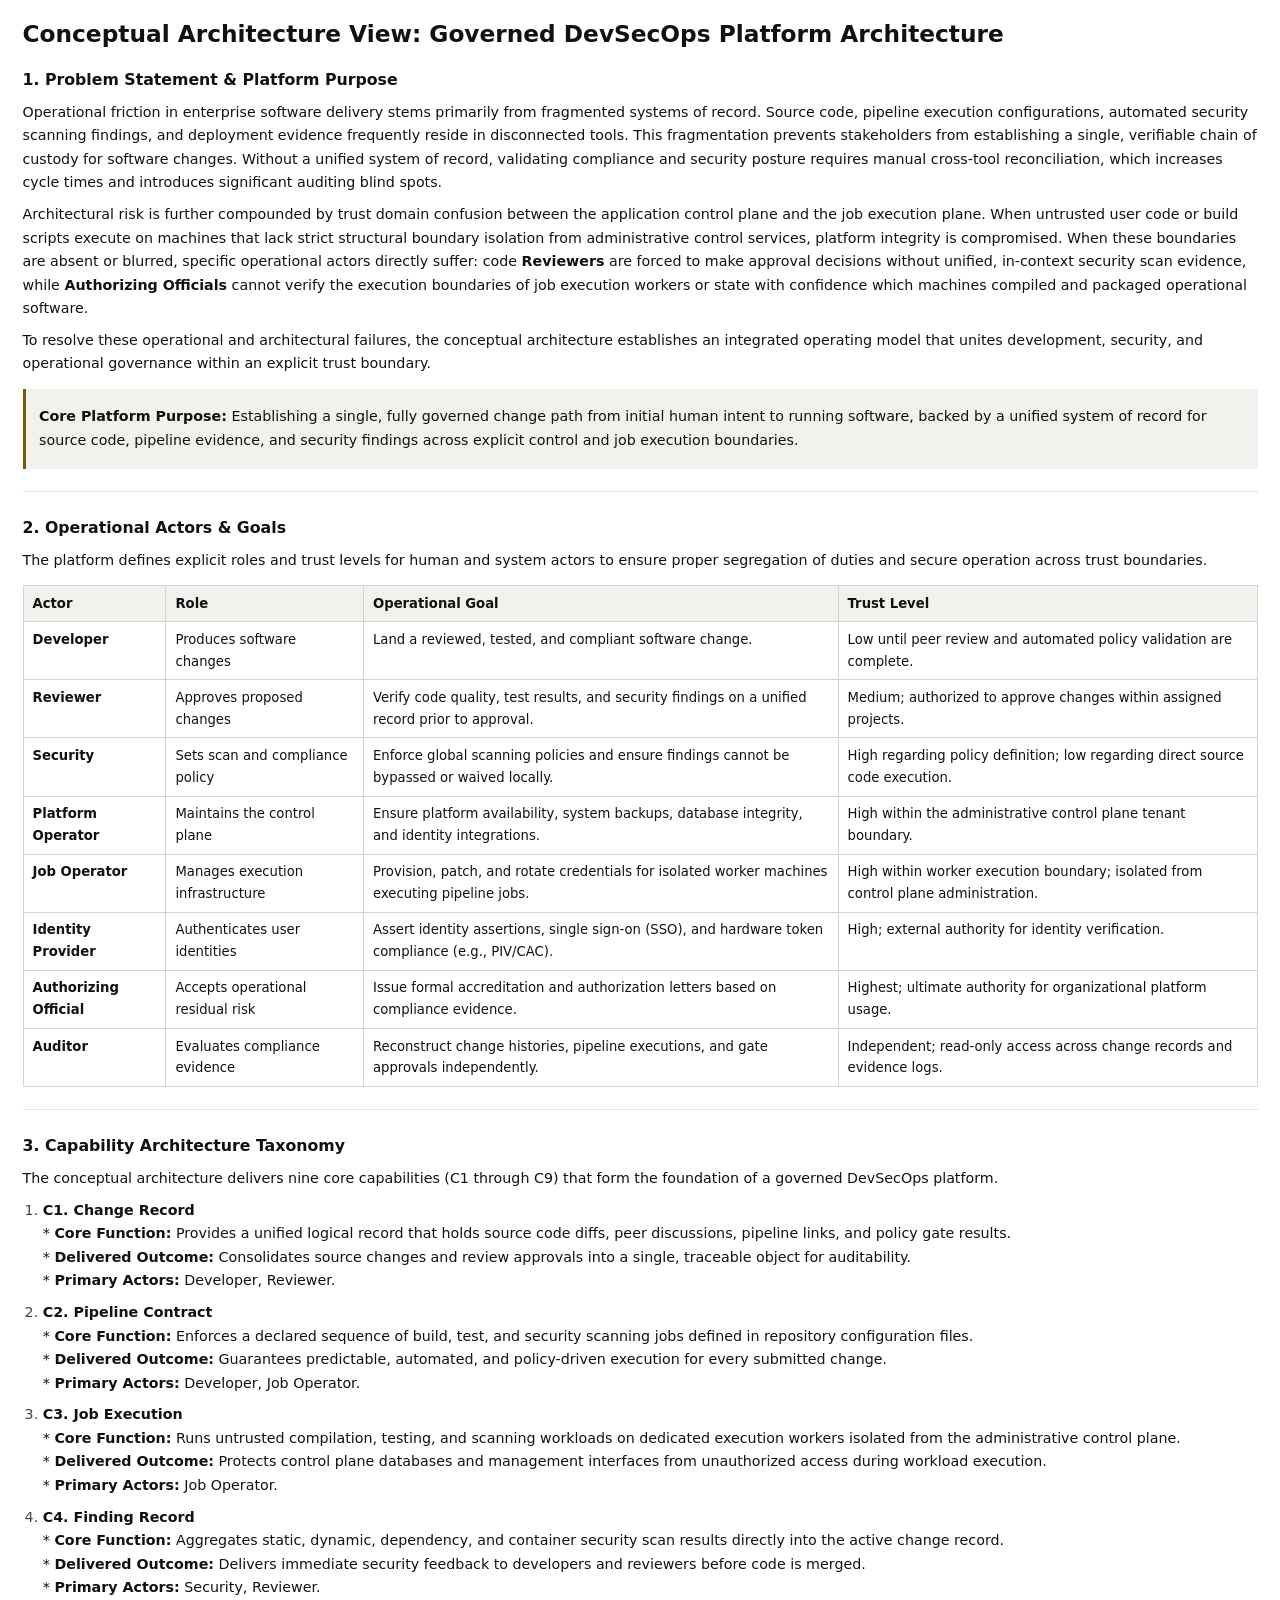
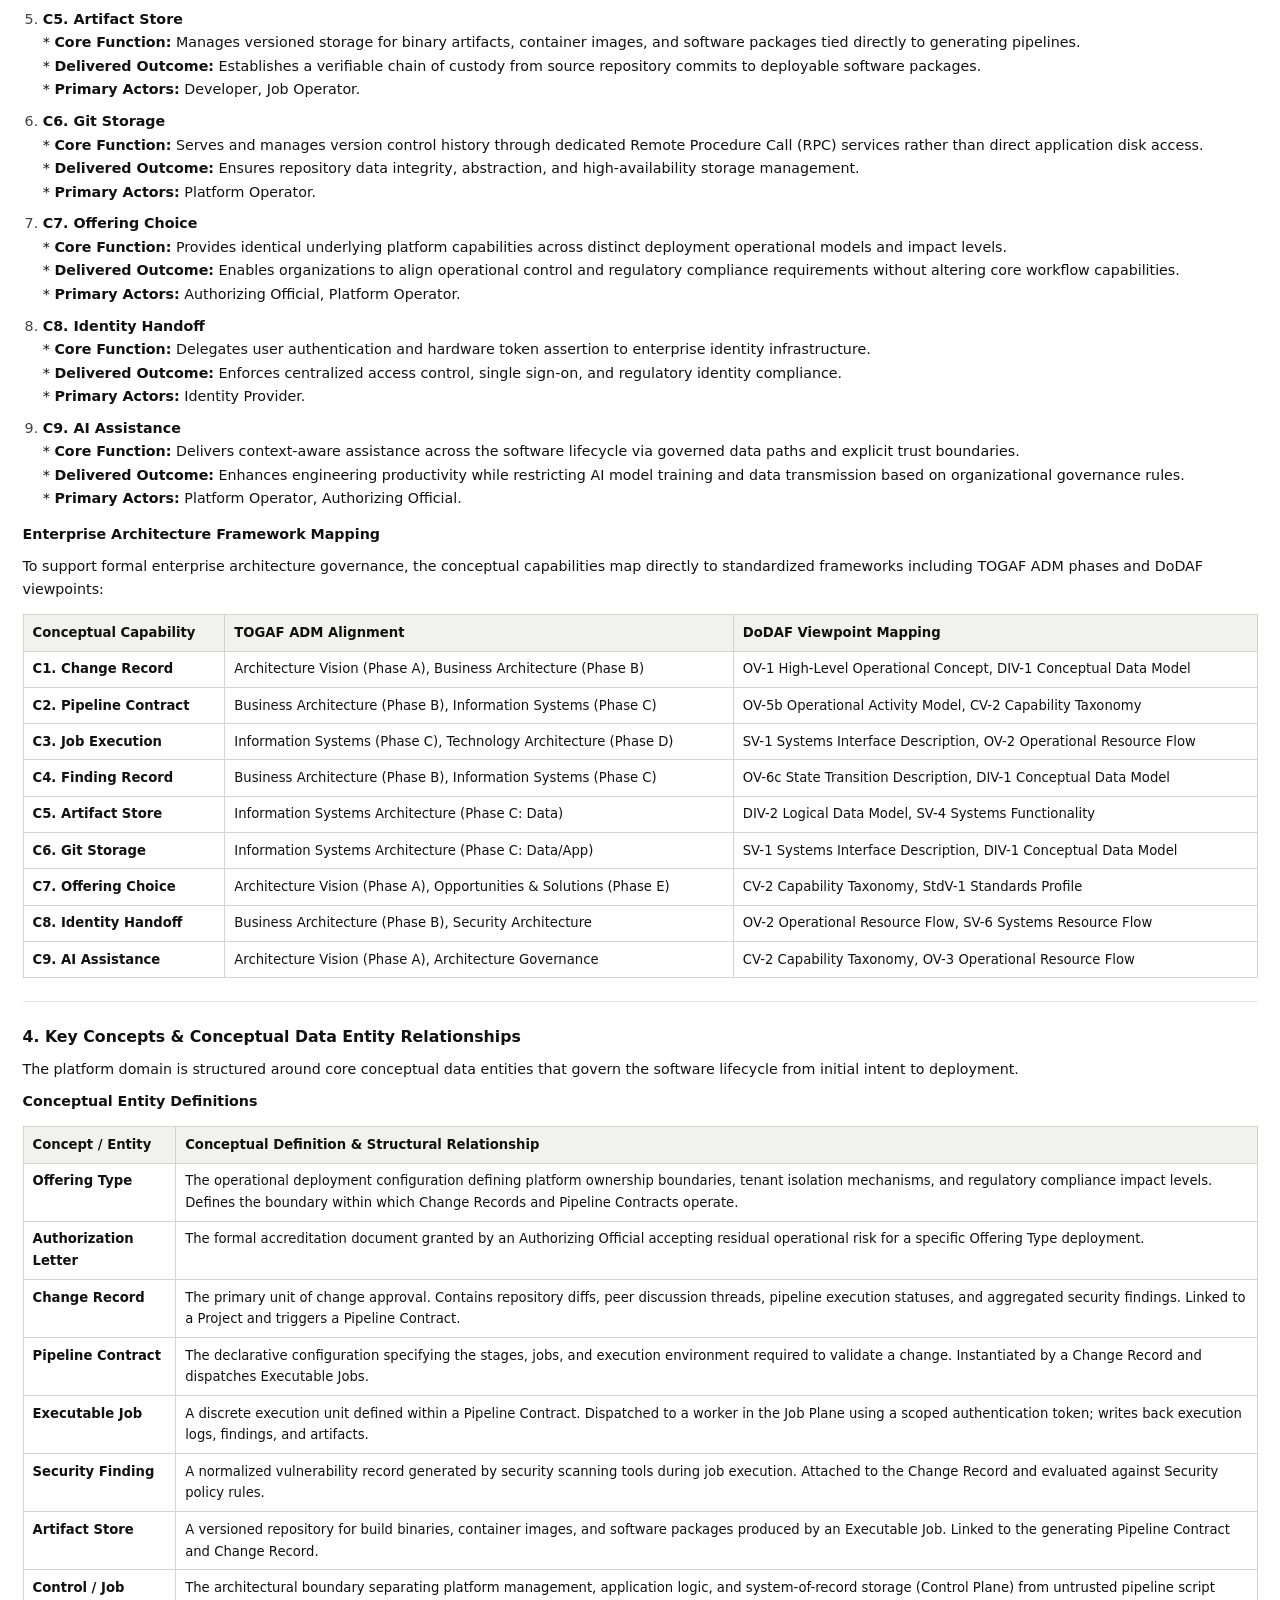
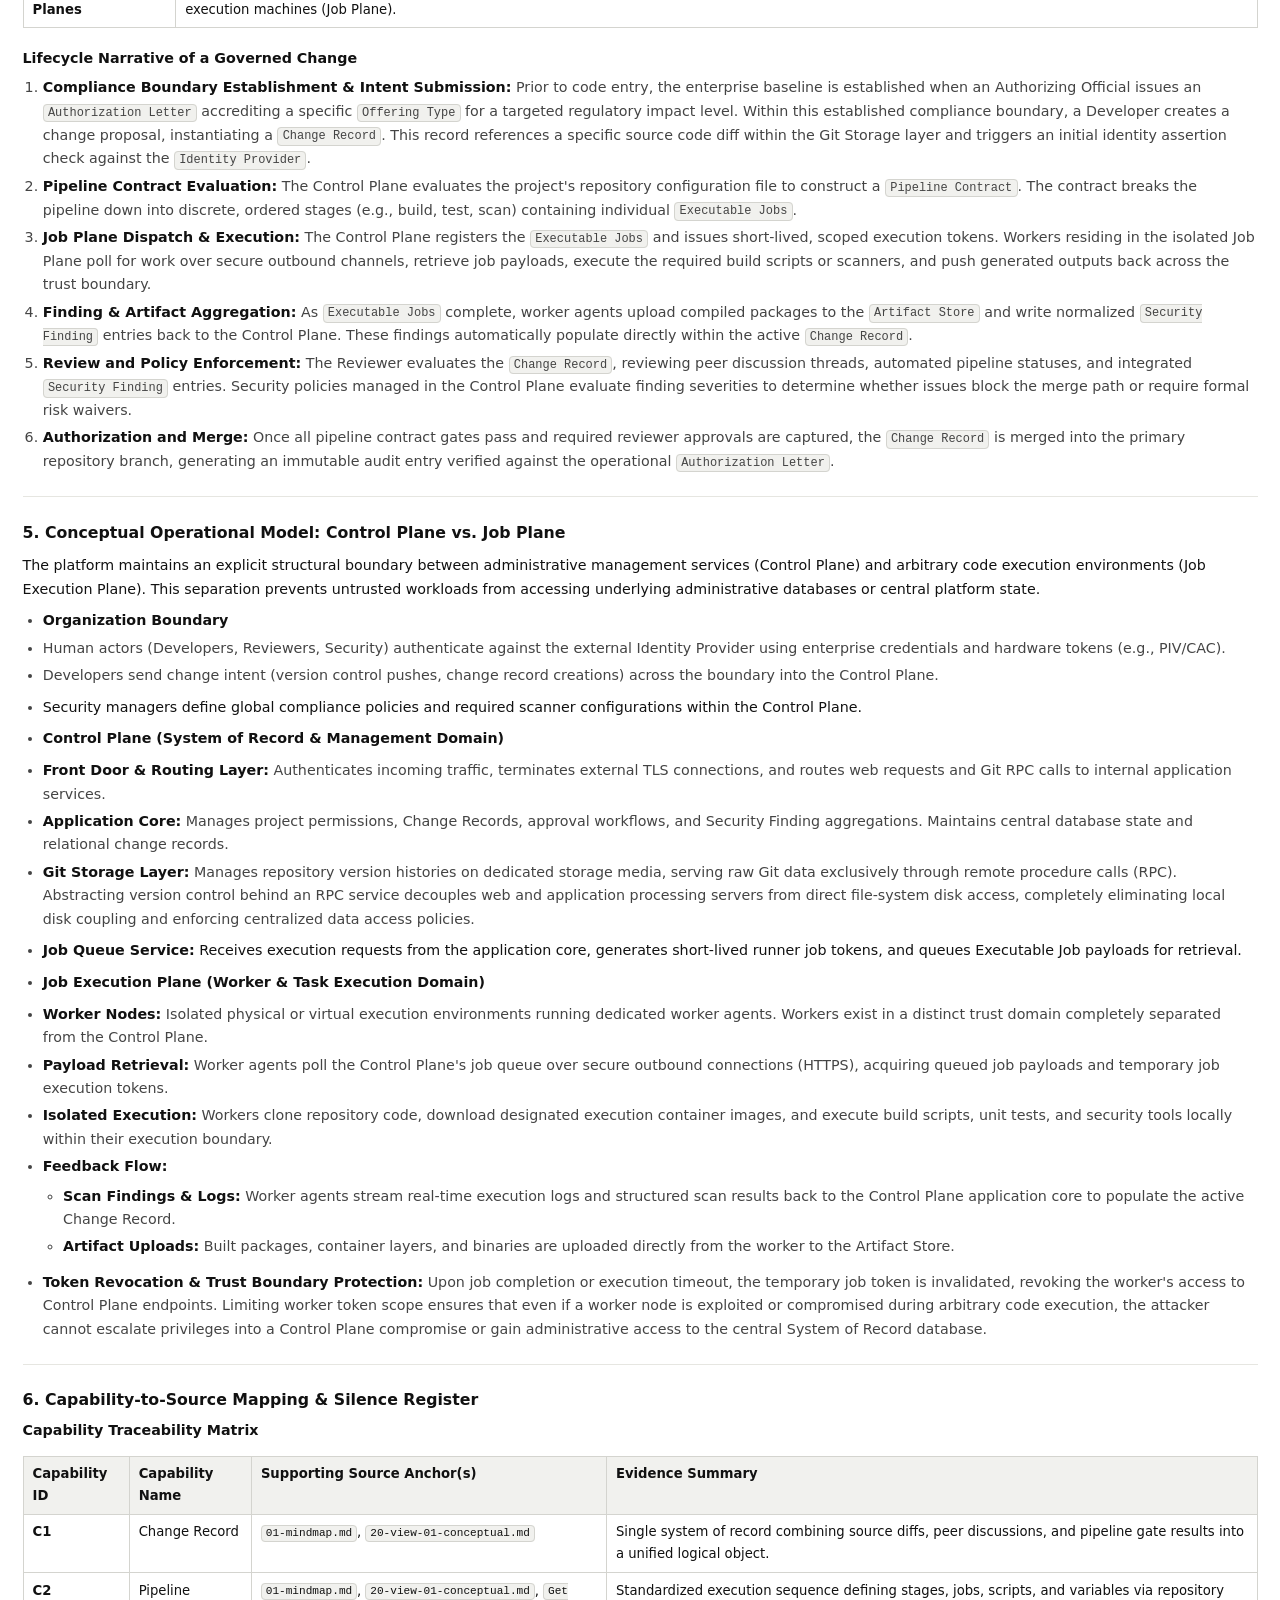
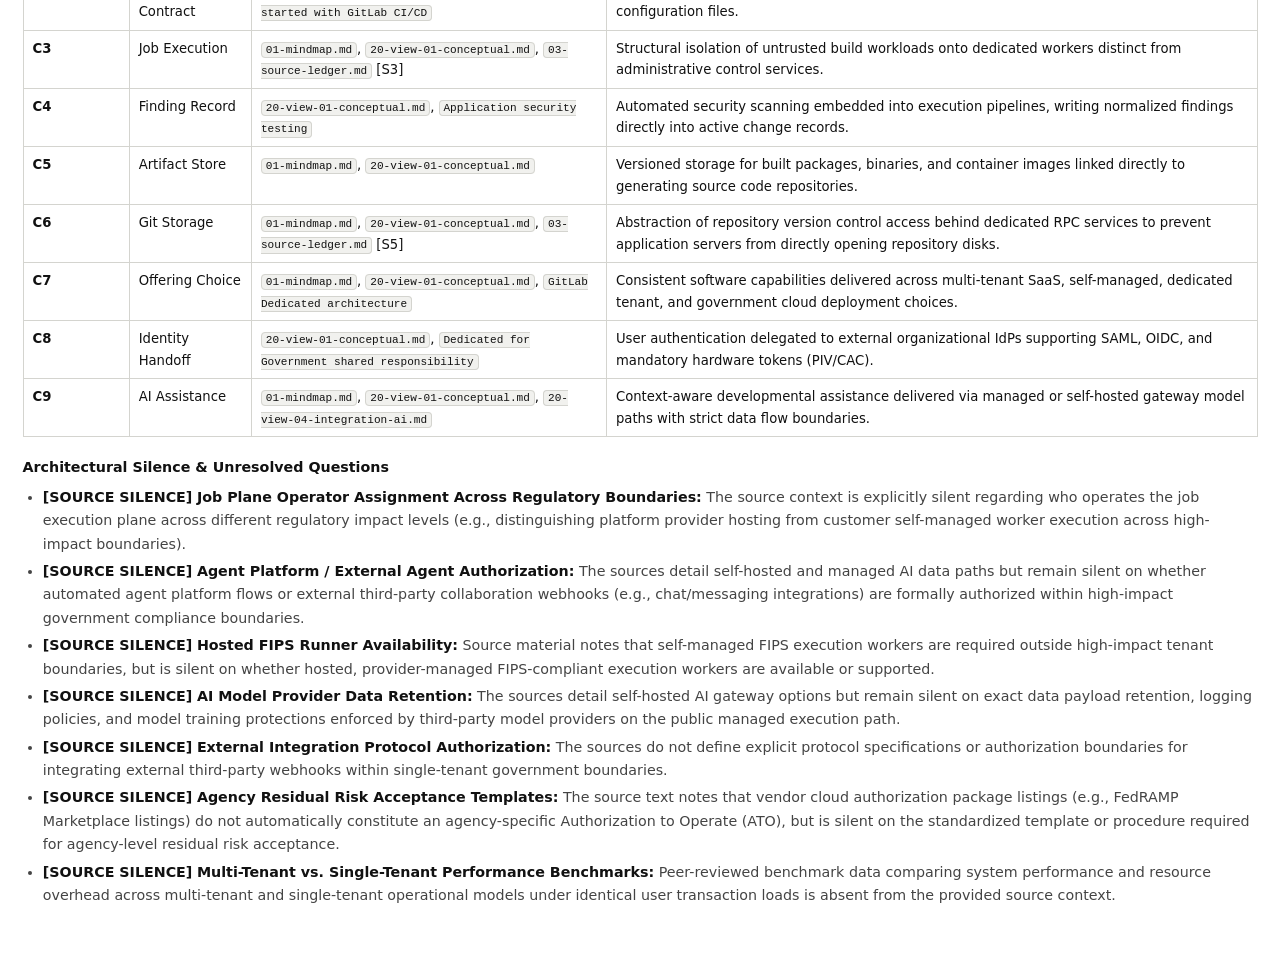
<file: library/02-conceptual-architecture-view_-governed-devsecops-platform-architecture.html>
<!DOCTYPE html>
<html lang="en">
<head>
<meta charset="UTF-8">
<meta name="viewport" content="width=device-width, initial-scale=1">
<title>Conceptual Architecture View: Governed DevSecOps Platform Architecture</title>
<link rel="stylesheet" href="../css/base.css">
<link rel="stylesheet" href="../css/theme.css">
<link rel="stylesheet" href="library.css">
<script>
(function(){
  try {
    var t = localStorage.getItem('learn_gitlab_theme') || 'light';
    if (t !== 'dark') t = 'light';
    document.documentElement.dataset.theme = t;
  } catch (e) { document.documentElement.dataset.theme = 'light'; }
})();
</script>
</head>
<body class="lib-doc">
<article class="prose">
<h1>Conceptual Architecture View: Governed DevSecOps Platform Architecture</h1>
<h3>1. Problem Statement &amp; Platform Purpose</h3>
<p>Operational friction in enterprise software delivery stems primarily from fragmented systems of record. Source code, pipeline execution configurations, automated security scanning findings, and deployment evidence frequently reside in disconnected tools. This fragmentation prevents stakeholders from establishing a single, verifiable chain of custody for software changes. Without a unified system of record, validating compliance and security posture requires manual cross-tool reconciliation, which increases cycle times and introduces significant auditing blind spots.</p>
<p>Architectural risk is further compounded by trust domain confusion between the application control plane and the job execution plane. When untrusted user code or build scripts execute on machines that lack strict structural boundary isolation from administrative control services, platform integrity is compromised. When these boundaries are absent or blurred, specific operational actors directly suffer: code <strong>Reviewers</strong> are forced to make approval decisions without unified, in-context security scan evidence, while <strong>Authorizing Officials</strong> cannot verify the execution boundaries of job execution workers or state with confidence which machines compiled and packaged operational software.</p>
<p>To resolve these operational and architectural failures, the conceptual architecture establishes an integrated operating model that unites development, security, and operational governance within an explicit trust boundary.</p>
<blockquote>
<p><strong>Core Platform Purpose:</strong> Establishing a single, fully governed change path from initial human intent to running software, backed by a unified system of record for source code, pipeline evidence, and security findings across explicit control and job execution boundaries.</p>
</blockquote>
<hr />
<h3>2. Operational Actors &amp; Goals</h3>
<p>The platform defines explicit roles and trust levels for human and system actors to ensure proper segregation of duties and secure operation across trust boundaries.</p>
<table>
<thead>
<tr>
<th style="text-align: left;">Actor</th>
<th style="text-align: left;">Role</th>
<th style="text-align: left;">Operational Goal</th>
<th style="text-align: left;">Trust Level</th>
</tr>
</thead>
<tbody>
<tr>
<td style="text-align: left;"><strong>Developer</strong></td>
<td style="text-align: left;">Produces software changes</td>
<td style="text-align: left;">Land a reviewed, tested, and compliant software change.</td>
<td style="text-align: left;">Low until peer review and automated policy validation are complete.</td>
</tr>
<tr>
<td style="text-align: left;"><strong>Reviewer</strong></td>
<td style="text-align: left;">Approves proposed changes</td>
<td style="text-align: left;">Verify code quality, test results, and security findings on a unified record prior to approval.</td>
<td style="text-align: left;">Medium; authorized to approve changes within assigned projects.</td>
</tr>
<tr>
<td style="text-align: left;"><strong>Security</strong></td>
<td style="text-align: left;">Sets scan and compliance policy</td>
<td style="text-align: left;">Enforce global scanning policies and ensure findings cannot be bypassed or waived locally.</td>
<td style="text-align: left;">High regarding policy definition; low regarding direct source code execution.</td>
</tr>
<tr>
<td style="text-align: left;"><strong>Platform Operator</strong></td>
<td style="text-align: left;">Maintains the control plane</td>
<td style="text-align: left;">Ensure platform availability, system backups, database integrity, and identity integrations.</td>
<td style="text-align: left;">High within the administrative control plane tenant boundary.</td>
</tr>
<tr>
<td style="text-align: left;"><strong>Job Operator</strong></td>
<td style="text-align: left;">Manages execution infrastructure</td>
<td style="text-align: left;">Provision, patch, and rotate credentials for isolated worker machines executing pipeline jobs.</td>
<td style="text-align: left;">High within worker execution boundary; isolated from control plane administration.</td>
</tr>
<tr>
<td style="text-align: left;"><strong>Identity Provider</strong></td>
<td style="text-align: left;">Authenticates user identities</td>
<td style="text-align: left;">Assert identity assertions, single sign-on (SSO), and hardware token compliance (e.g., PIV/CAC).</td>
<td style="text-align: left;">High; external authority for identity verification.</td>
</tr>
<tr>
<td style="text-align: left;"><strong>Authorizing Official</strong></td>
<td style="text-align: left;">Accepts operational residual risk</td>
<td style="text-align: left;">Issue formal accreditation and authorization letters based on compliance evidence.</td>
<td style="text-align: left;">Highest; ultimate authority for organizational platform usage.</td>
</tr>
<tr>
<td style="text-align: left;"><strong>Auditor</strong></td>
<td style="text-align: left;">Evaluates compliance evidence</td>
<td style="text-align: left;">Reconstruct change histories, pipeline executions, and gate approvals independently.</td>
<td style="text-align: left;">Independent; read-only access across change records and evidence logs.</td>
</tr>
</tbody>
</table>
<hr />
<h3>3. Capability Architecture Taxonomy</h3>
<p>The conceptual architecture delivers nine core capabilities (C1 through C9) that form the foundation of a governed DevSecOps platform.</p>
<ol>
<li>
<p><strong>C1. Change Record</strong><br />
   * <strong>Core Function:</strong> Provides a unified logical record that holds source code diffs, peer discussions, pipeline links, and policy gate results.<br />
   * <strong>Delivered Outcome:</strong> Consolidates source changes and review approvals into a single, traceable object for auditability.<br />
   * <strong>Primary Actors:</strong> Developer, Reviewer.</p>
</li>
<li>
<p><strong>C2. Pipeline Contract</strong><br />
   * <strong>Core Function:</strong> Enforces a declared sequence of build, test, and security scanning jobs defined in repository configuration files.<br />
   * <strong>Delivered Outcome:</strong> Guarantees predictable, automated, and policy-driven execution for every submitted change.<br />
   * <strong>Primary Actors:</strong> Developer, Job Operator.</p>
</li>
<li>
<p><strong>C3. Job Execution</strong><br />
   * <strong>Core Function:</strong> Runs untrusted compilation, testing, and scanning workloads on dedicated execution workers isolated from the administrative control plane.<br />
   * <strong>Delivered Outcome:</strong> Protects control plane databases and management interfaces from unauthorized access during workload execution.<br />
   * <strong>Primary Actors:</strong> Job Operator.</p>
</li>
<li>
<p><strong>C4. Finding Record</strong><br />
   * <strong>Core Function:</strong> Aggregates static, dynamic, dependency, and container security scan results directly into the active change record.<br />
   * <strong>Delivered Outcome:</strong> Delivers immediate security feedback to developers and reviewers before code is merged.<br />
   * <strong>Primary Actors:</strong> Security, Reviewer.</p>
</li>
<li>
<p><strong>C5. Artifact Store</strong><br />
   * <strong>Core Function:</strong> Manages versioned storage for binary artifacts, container images, and software packages tied directly to generating pipelines.<br />
   * <strong>Delivered Outcome:</strong> Establishes a verifiable chain of custody from source repository commits to deployable software packages.<br />
   * <strong>Primary Actors:</strong> Developer, Job Operator.</p>
</li>
<li>
<p><strong>C6. Git Storage</strong><br />
   * <strong>Core Function:</strong> Serves and manages version control history through dedicated Remote Procedure Call (RPC) services rather than direct application disk access.<br />
   * <strong>Delivered Outcome:</strong> Ensures repository data integrity, abstraction, and high-availability storage management.<br />
   * <strong>Primary Actors:</strong> Platform Operator.</p>
</li>
<li>
<p><strong>C7. Offering Choice</strong><br />
   * <strong>Core Function:</strong> Provides identical underlying platform capabilities across distinct deployment operational models and impact levels.<br />
   * <strong>Delivered Outcome:</strong> Enables organizations to align operational control and regulatory compliance requirements without altering core workflow capabilities.<br />
   * <strong>Primary Actors:</strong> Authorizing Official, Platform Operator.</p>
</li>
<li>
<p><strong>C8. Identity Handoff</strong><br />
   * <strong>Core Function:</strong> Delegates user authentication and hardware token assertion to enterprise identity infrastructure.<br />
   * <strong>Delivered Outcome:</strong> Enforces centralized access control, single sign-on, and regulatory identity compliance.<br />
   * <strong>Primary Actors:</strong> Identity Provider.</p>
</li>
<li>
<p><strong>C9. AI Assistance</strong><br />
   * <strong>Core Function:</strong> Delivers context-aware assistance across the software lifecycle via governed data paths and explicit trust boundaries.<br />
   * <strong>Delivered Outcome:</strong> Enhances engineering productivity while restricting AI model training and data transmission based on organizational governance rules.<br />
   * <strong>Primary Actors:</strong> Platform Operator, Authorizing Official.</p>
</li>
</ol>
<h4>Enterprise Architecture Framework Mapping</h4>
<p>To support formal enterprise architecture governance, the conceptual capabilities map directly to standardized frameworks including TOGAF ADM phases and DoDAF viewpoints:</p>
<table>
<thead>
<tr>
<th style="text-align: left;">Conceptual Capability</th>
<th style="text-align: left;">TOGAF ADM Alignment</th>
<th style="text-align: left;">DoDAF Viewpoint Mapping</th>
</tr>
</thead>
<tbody>
<tr>
<td style="text-align: left;"><strong>C1. Change Record</strong></td>
<td style="text-align: left;">Architecture Vision (Phase A), Business Architecture (Phase B)</td>
<td style="text-align: left;">OV-1 High-Level Operational Concept, DIV-1 Conceptual Data Model</td>
</tr>
<tr>
<td style="text-align: left;"><strong>C2. Pipeline Contract</strong></td>
<td style="text-align: left;">Business Architecture (Phase B), Information Systems (Phase C)</td>
<td style="text-align: left;">OV-5b Operational Activity Model, CV-2 Capability Taxonomy</td>
</tr>
<tr>
<td style="text-align: left;"><strong>C3. Job Execution</strong></td>
<td style="text-align: left;">Information Systems (Phase C), Technology Architecture (Phase D)</td>
<td style="text-align: left;">SV-1 Systems Interface Description, OV-2 Operational Resource Flow</td>
</tr>
<tr>
<td style="text-align: left;"><strong>C4. Finding Record</strong></td>
<td style="text-align: left;">Business Architecture (Phase B), Information Systems (Phase C)</td>
<td style="text-align: left;">OV-6c State Transition Description, DIV-1 Conceptual Data Model</td>
</tr>
<tr>
<td style="text-align: left;"><strong>C5. Artifact Store</strong></td>
<td style="text-align: left;">Information Systems Architecture (Phase C: Data)</td>
<td style="text-align: left;">DIV-2 Logical Data Model, SV-4 Systems Functionality</td>
</tr>
<tr>
<td style="text-align: left;"><strong>C6. Git Storage</strong></td>
<td style="text-align: left;">Information Systems Architecture (Phase C: Data/App)</td>
<td style="text-align: left;">SV-1 Systems Interface Description, DIV-1 Conceptual Data Model</td>
</tr>
<tr>
<td style="text-align: left;"><strong>C7. Offering Choice</strong></td>
<td style="text-align: left;">Architecture Vision (Phase A), Opportunities &amp; Solutions (Phase E)</td>
<td style="text-align: left;">CV-2 Capability Taxonomy, StdV-1 Standards Profile</td>
</tr>
<tr>
<td style="text-align: left;"><strong>C8. Identity Handoff</strong></td>
<td style="text-align: left;">Business Architecture (Phase B), Security Architecture</td>
<td style="text-align: left;">OV-2 Operational Resource Flow, SV-6 Systems Resource Flow</td>
</tr>
<tr>
<td style="text-align: left;"><strong>C9. AI Assistance</strong></td>
<td style="text-align: left;">Architecture Vision (Phase A), Architecture Governance</td>
<td style="text-align: left;">CV-2 Capability Taxonomy, OV-3 Operational Resource Flow</td>
</tr>
</tbody>
</table>
<hr />
<h3>4. Key Concepts &amp; Conceptual Data Entity Relationships</h3>
<p>The platform domain is structured around core conceptual data entities that govern the software lifecycle from initial intent to deployment.</p>
<h4>Conceptual Entity Definitions</h4>
<table>
<thead>
<tr>
<th style="text-align: left;">Concept / Entity</th>
<th style="text-align: left;">Conceptual Definition &amp; Structural Relationship</th>
</tr>
</thead>
<tbody>
<tr>
<td style="text-align: left;"><strong>Offering Type</strong></td>
<td style="text-align: left;">The operational deployment configuration defining platform ownership boundaries, tenant isolation mechanisms, and regulatory compliance impact levels. Defines the boundary within which Change Records and Pipeline Contracts operate.</td>
</tr>
<tr>
<td style="text-align: left;"><strong>Authorization Letter</strong></td>
<td style="text-align: left;">The formal accreditation document granted by an Authorizing Official accepting residual operational risk for a specific Offering Type deployment.</td>
</tr>
<tr>
<td style="text-align: left;"><strong>Change Record</strong></td>
<td style="text-align: left;">The primary unit of change approval. Contains repository diffs, peer discussion threads, pipeline execution statuses, and aggregated security findings. Linked to a Project and triggers a Pipeline Contract.</td>
</tr>
<tr>
<td style="text-align: left;"><strong>Pipeline Contract</strong></td>
<td style="text-align: left;">The declarative configuration specifying the stages, jobs, and execution environment required to validate a change. Instantiated by a Change Record and dispatches Executable Jobs.</td>
</tr>
<tr>
<td style="text-align: left;"><strong>Executable Job</strong></td>
<td style="text-align: left;">A discrete execution unit defined within a Pipeline Contract. Dispatched to a worker in the Job Plane using a scoped authentication token; writes back execution logs, findings, and artifacts.</td>
</tr>
<tr>
<td style="text-align: left;"><strong>Security Finding</strong></td>
<td style="text-align: left;">A normalized vulnerability record generated by security scanning tools during job execution. Attached to the Change Record and evaluated against Security policy rules.</td>
</tr>
<tr>
<td style="text-align: left;"><strong>Artifact Store</strong></td>
<td style="text-align: left;">A versioned repository for build binaries, container images, and software packages produced by an Executable Job. Linked to the generating Pipeline Contract and Change Record.</td>
</tr>
<tr>
<td style="text-align: left;"><strong>Control / Job Planes</strong></td>
<td style="text-align: left;">The architectural boundary separating platform management, application logic, and system-of-record storage (Control Plane) from untrusted pipeline script execution machines (Job Plane).</td>
</tr>
</tbody>
</table>
<h4>Lifecycle Narrative of a Governed Change</h4>
<ol>
<li><strong>Compliance Boundary Establishment &amp; Intent Submission:</strong> Prior to code entry, the enterprise baseline is established when an Authorizing Official issues an <code>Authorization Letter</code> accrediting a specific <code>Offering Type</code> for a targeted regulatory impact level. Within this established compliance boundary, a Developer creates a change proposal, instantiating a <code>Change Record</code>. This record references a specific source code diff within the Git Storage layer and triggers an initial identity assertion check against the <code>Identity Provider</code>.</li>
<li><strong>Pipeline Contract Evaluation:</strong> The Control Plane evaluates the project's repository configuration file to construct a <code>Pipeline Contract</code>. The contract breaks the pipeline down into discrete, ordered stages (e.g., build, test, scan) containing individual <code>Executable Jobs</code>.</li>
<li><strong>Job Plane Dispatch &amp; Execution:</strong> The Control Plane registers the <code>Executable Jobs</code> and issues short-lived, scoped execution tokens. Workers residing in the isolated Job Plane poll for work over secure outbound channels, retrieve job payloads, execute the required build scripts or scanners, and push generated outputs back across the trust boundary.</li>
<li><strong>Finding &amp; Artifact Aggregation:</strong> As <code>Executable Jobs</code> complete, worker agents upload compiled packages to the <code>Artifact Store</code> and write normalized <code>Security Finding</code> entries back to the Control Plane. These findings automatically populate directly within the active <code>Change Record</code>.</li>
<li><strong>Review and Policy Enforcement:</strong> The Reviewer evaluates the <code>Change Record</code>, reviewing peer discussion threads, automated pipeline statuses, and integrated <code>Security Finding</code> entries. Security policies managed in the Control Plane evaluate finding severities to determine whether issues block the merge path or require formal risk waivers.</li>
<li><strong>Authorization and Merge:</strong> Once all pipeline contract gates pass and required reviewer approvals are captured, the <code>Change Record</code> is merged into the primary repository branch, generating an immutable audit entry verified against the operational <code>Authorization Letter</code>.</li>
</ol>
<hr />
<h3>5. Conceptual Operational Model: Control Plane vs. Job Plane</h3>
<p>The platform maintains an explicit structural boundary between administrative management services (Control Plane) and arbitrary code execution environments (Job Execution Plane). This separation prevents untrusted workloads from accessing underlying administrative databases or central platform state.</p>
<ul>
<li><strong>Organization Boundary</strong></li>
<li>Human actors (Developers, Reviewers, Security) authenticate against the external Identity Provider using enterprise credentials and hardware tokens (e.g., PIV/CAC).</li>
<li>Developers send change intent (version control pushes, change record creations) across the boundary into the Control Plane.</li>
<li>
<p>Security managers define global compliance policies and required scanner configurations within the Control Plane.</p>
</li>
<li>
<p><strong>Control Plane (System of Record &amp; Management Domain)</strong></p>
</li>
<li><strong>Front Door &amp; Routing Layer:</strong> Authenticates incoming traffic, terminates external TLS connections, and routes web requests and Git RPC calls to internal application services.</li>
<li><strong>Application Core:</strong> Manages project permissions, Change Records, approval workflows, and Security Finding aggregations. Maintains central database state and relational change records.</li>
<li><strong>Git Storage Layer:</strong> Manages repository version histories on dedicated storage media, serving raw Git data exclusively through remote procedure calls (RPC). Abstracting version control behind an RPC service decouples web and application processing servers from direct file-system disk access, completely eliminating local disk coupling and enforcing centralized data access policies.</li>
<li>
<p><strong>Job Queue Service:</strong> Receives execution requests from the application core, generates short-lived runner job tokens, and queues Executable Job payloads for retrieval.</p>
</li>
<li>
<p><strong>Job Execution Plane (Worker &amp; Task Execution Domain)</strong></p>
</li>
<li><strong>Worker Nodes:</strong> Isolated physical or virtual execution environments running dedicated worker agents. Workers exist in a distinct trust domain completely separated from the Control Plane.</li>
<li><strong>Payload Retrieval:</strong> Worker agents poll the Control Plane's job queue over secure outbound connections (HTTPS), acquiring queued job payloads and temporary job execution tokens.</li>
<li><strong>Isolated Execution:</strong> Workers clone repository code, download designated execution container images, and execute build scripts, unit tests, and security tools locally within their execution boundary.</li>
<li><strong>Feedback Flow:</strong><ul>
<li><strong>Scan Findings &amp; Logs:</strong> Worker agents stream real-time execution logs and structured scan results back to the Control Plane application core to populate the active Change Record.</li>
<li><strong>Artifact Uploads:</strong> Built packages, container layers, and binaries are uploaded directly from the worker to the Artifact Store.</li>
</ul>
</li>
<li><strong>Token Revocation &amp; Trust Boundary Protection:</strong> Upon job completion or execution timeout, the temporary job token is invalidated, revoking the worker's access to Control Plane endpoints. Limiting worker token scope ensures that even if a worker node is exploited or compromised during arbitrary code execution, the attacker cannot escalate privileges into a Control Plane compromise or gain administrative access to the central System of Record database.</li>
</ul>
<hr />
<h3>6. Capability-to-Source Mapping &amp; Silence Register</h3>
<h4>Capability Traceability Matrix</h4>
<table>
<thead>
<tr>
<th style="text-align: left;">Capability ID</th>
<th style="text-align: left;">Capability Name</th>
<th style="text-align: left;">Supporting Source Anchor(s)</th>
<th style="text-align: left;">Evidence Summary</th>
</tr>
</thead>
<tbody>
<tr>
<td style="text-align: left;"><strong>C1</strong></td>
<td style="text-align: left;">Change Record</td>
<td style="text-align: left;"><code>01-mindmap.md</code>, <code>20-view-01-conceptual.md</code></td>
<td style="text-align: left;">Single system of record combining source diffs, peer discussions, and pipeline gate results into a unified logical object.</td>
</tr>
<tr>
<td style="text-align: left;"><strong>C2</strong></td>
<td style="text-align: left;">Pipeline Contract</td>
<td style="text-align: left;"><code>01-mindmap.md</code>, <code>20-view-01-conceptual.md</code>, <code>Get started with GitLab CI/CD</code></td>
<td style="text-align: left;">Standardized execution sequence defining stages, jobs, scripts, and variables via repository configuration files.</td>
</tr>
<tr>
<td style="text-align: left;"><strong>C3</strong></td>
<td style="text-align: left;">Job Execution</td>
<td style="text-align: left;"><code>01-mindmap.md</code>, <code>20-view-01-conceptual.md</code>, <code>03-source-ledger.md</code> [S3]</td>
<td style="text-align: left;">Structural isolation of untrusted build workloads onto dedicated workers distinct from administrative control services.</td>
</tr>
<tr>
<td style="text-align: left;"><strong>C4</strong></td>
<td style="text-align: left;">Finding Record</td>
<td style="text-align: left;"><code>20-view-01-conceptual.md</code>, <code>Application security testing</code></td>
<td style="text-align: left;">Automated security scanning embedded into execution pipelines, writing normalized findings directly into active change records.</td>
</tr>
<tr>
<td style="text-align: left;"><strong>C5</strong></td>
<td style="text-align: left;">Artifact Store</td>
<td style="text-align: left;"><code>01-mindmap.md</code>, <code>20-view-01-conceptual.md</code></td>
<td style="text-align: left;">Versioned storage for built packages, binaries, and container images linked directly to generating source code repositories.</td>
</tr>
<tr>
<td style="text-align: left;"><strong>C6</strong></td>
<td style="text-align: left;">Git Storage</td>
<td style="text-align: left;"><code>01-mindmap.md</code>, <code>20-view-01-conceptual.md</code>, <code>03-source-ledger.md</code> [S5]</td>
<td style="text-align: left;">Abstraction of repository version control access behind dedicated RPC services to prevent application servers from directly opening repository disks.</td>
</tr>
<tr>
<td style="text-align: left;"><strong>C7</strong></td>
<td style="text-align: left;">Offering Choice</td>
<td style="text-align: left;"><code>01-mindmap.md</code>, <code>20-view-01-conceptual.md</code>, <code>GitLab Dedicated architecture</code></td>
<td style="text-align: left;">Consistent software capabilities delivered across multi-tenant SaaS, self-managed, dedicated tenant, and government cloud deployment choices.</td>
</tr>
<tr>
<td style="text-align: left;"><strong>C8</strong></td>
<td style="text-align: left;">Identity Handoff</td>
<td style="text-align: left;"><code>20-view-01-conceptual.md</code>, <code>Dedicated for Government shared responsibility</code></td>
<td style="text-align: left;">User authentication delegated to external organizational IdPs supporting SAML, OIDC, and mandatory hardware tokens (PIV/CAC).</td>
</tr>
<tr>
<td style="text-align: left;"><strong>C9</strong></td>
<td style="text-align: left;">AI Assistance</td>
<td style="text-align: left;"><code>01-mindmap.md</code>, <code>20-view-01-conceptual.md</code>, <code>20-view-04-integration-ai.md</code></td>
<td style="text-align: left;">Context-aware developmental assistance delivered via managed or self-hosted gateway model paths with strict data flow boundaries.</td>
</tr>
</tbody>
</table>
<h4>Architectural Silence &amp; Unresolved Questions</h4>
<ul>
<li><strong>[SOURCE SILENCE]</strong> <strong>Job Plane Operator Assignment Across Regulatory Boundaries:</strong> The source context is explicitly silent regarding who operates the job execution plane across different regulatory impact levels (e.g., distinguishing platform provider hosting from customer self-managed worker execution across high-impact boundaries).</li>
<li><strong>[SOURCE SILENCE]</strong> <strong>Agent Platform / External Agent Authorization:</strong> The sources detail self-hosted and managed AI data paths but remain silent on whether automated agent platform flows or external third-party collaboration webhooks (e.g., chat/messaging integrations) are formally authorized within high-impact government compliance boundaries.</li>
<li><strong>[SOURCE SILENCE]</strong> <strong>Hosted FIPS Runner Availability:</strong> Source material notes that self-managed FIPS execution workers are required outside high-impact tenant boundaries, but is silent on whether hosted, provider-managed FIPS-compliant execution workers are available or supported.</li>
<li><strong>[SOURCE SILENCE]</strong> <strong>AI Model Provider Data Retention:</strong> The sources detail self-hosted AI gateway options but remain silent on exact data payload retention, logging policies, and model training protections enforced by third-party model providers on the public managed execution path.</li>
<li><strong>[SOURCE SILENCE]</strong> <strong>External Integration Protocol Authorization:</strong> The sources do not define explicit protocol specifications or authorization boundaries for integrating external third-party webhooks within single-tenant government boundaries.</li>
<li><strong>[SOURCE SILENCE]</strong> <strong>Agency Residual Risk Acceptance Templates:</strong> The source text notes that vendor cloud authorization package listings (e.g., FedRAMP Marketplace listings) do not automatically constitute an agency-specific Authorization to Operate (ATO), but is silent on the standardized template or procedure required for agency-level residual risk acceptance.</li>
<li><strong>[SOURCE SILENCE]</strong> <strong>Multi-Tenant vs. Single-Tenant Performance Benchmarks:</strong> Peer-reviewed benchmark data comparing system performance and resource overhead across multi-tenant and single-tenant operational models under identical user transaction loads is absent from the provided source context.</li>
</ul>
</article>
</body>
</html>
</file>
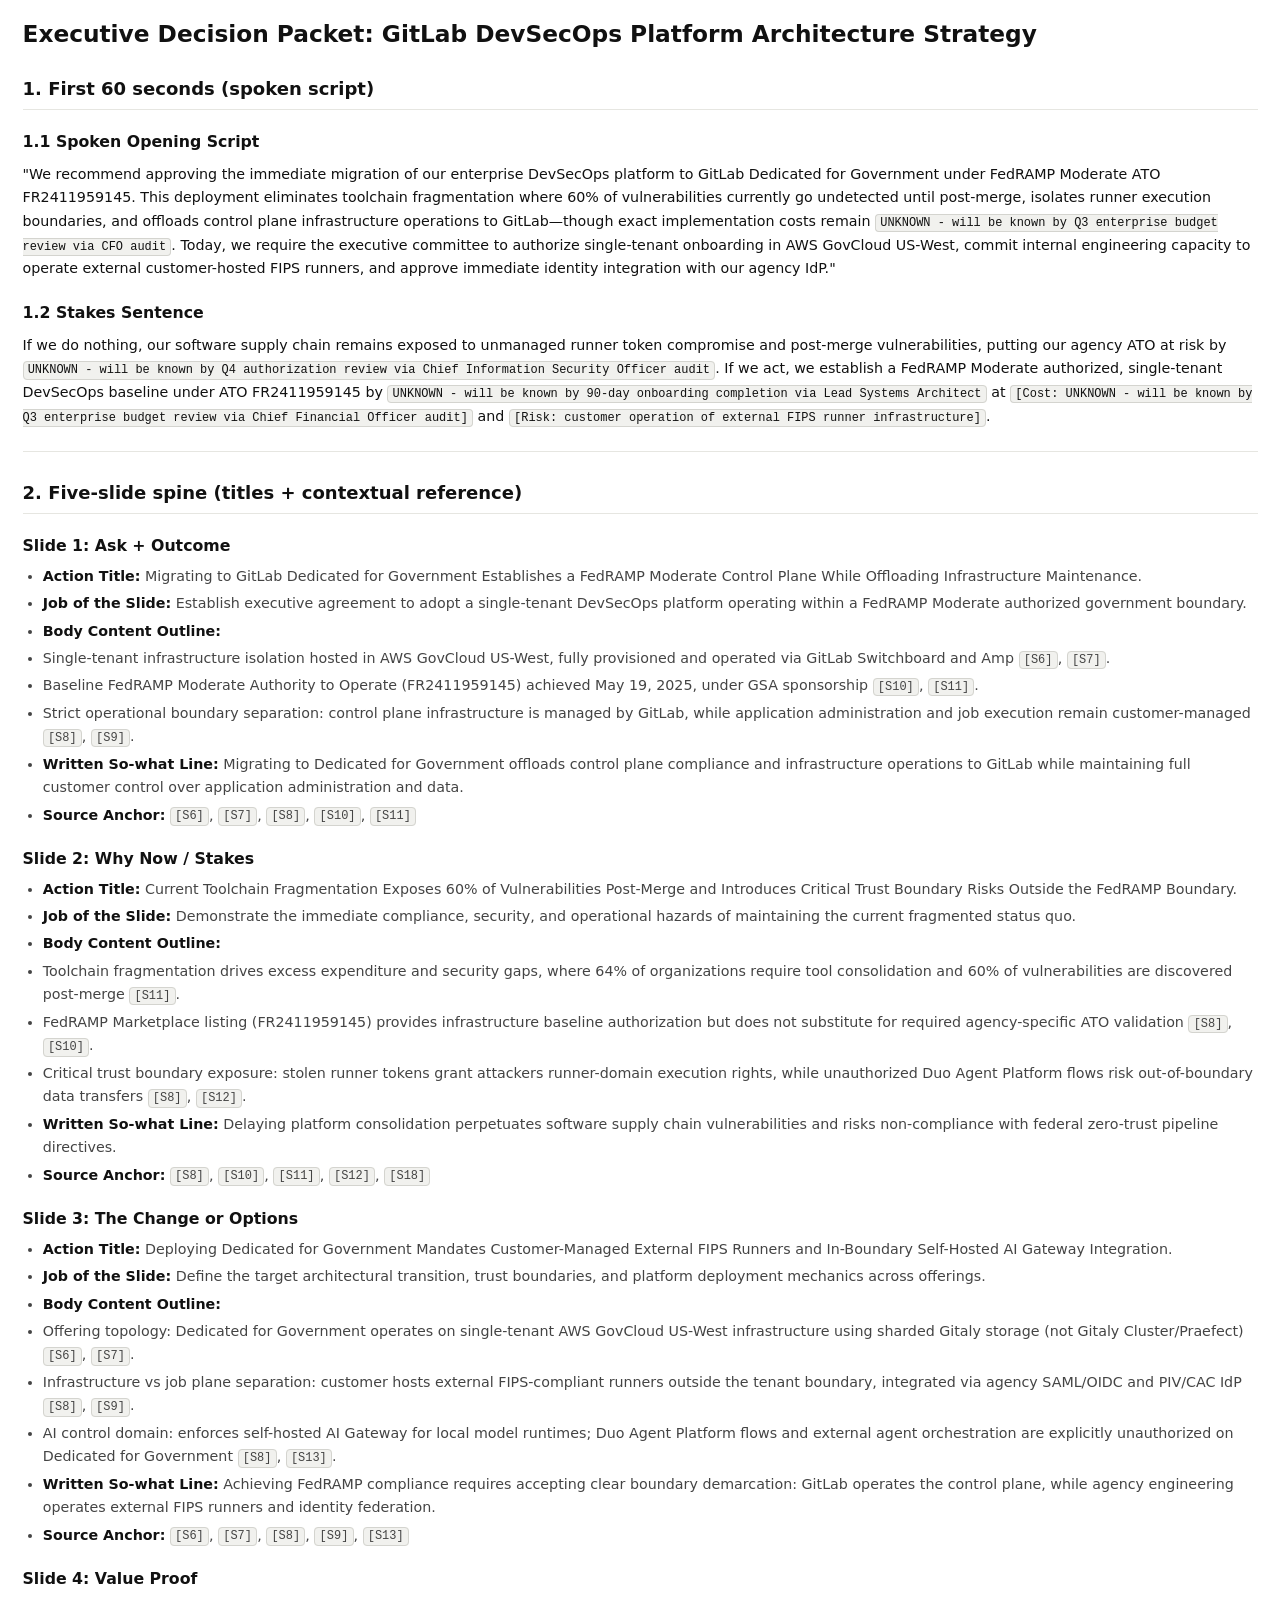
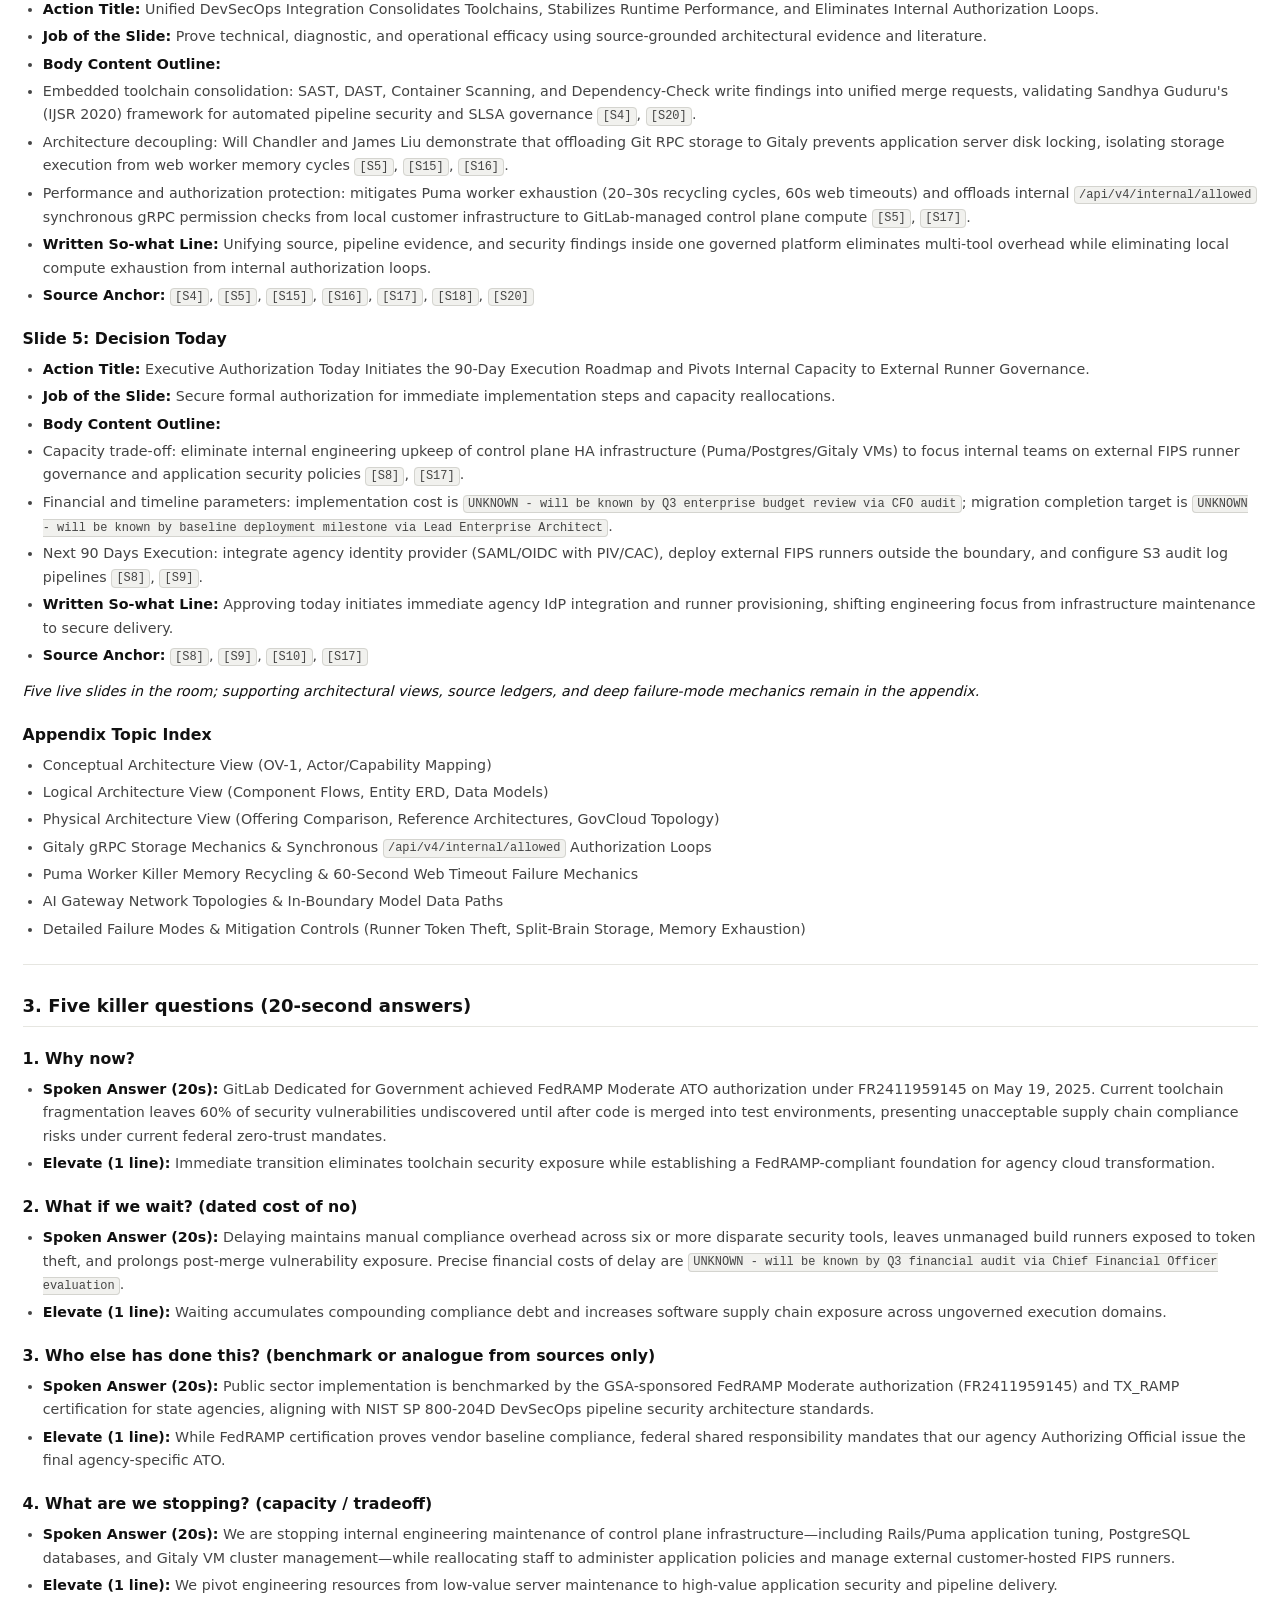
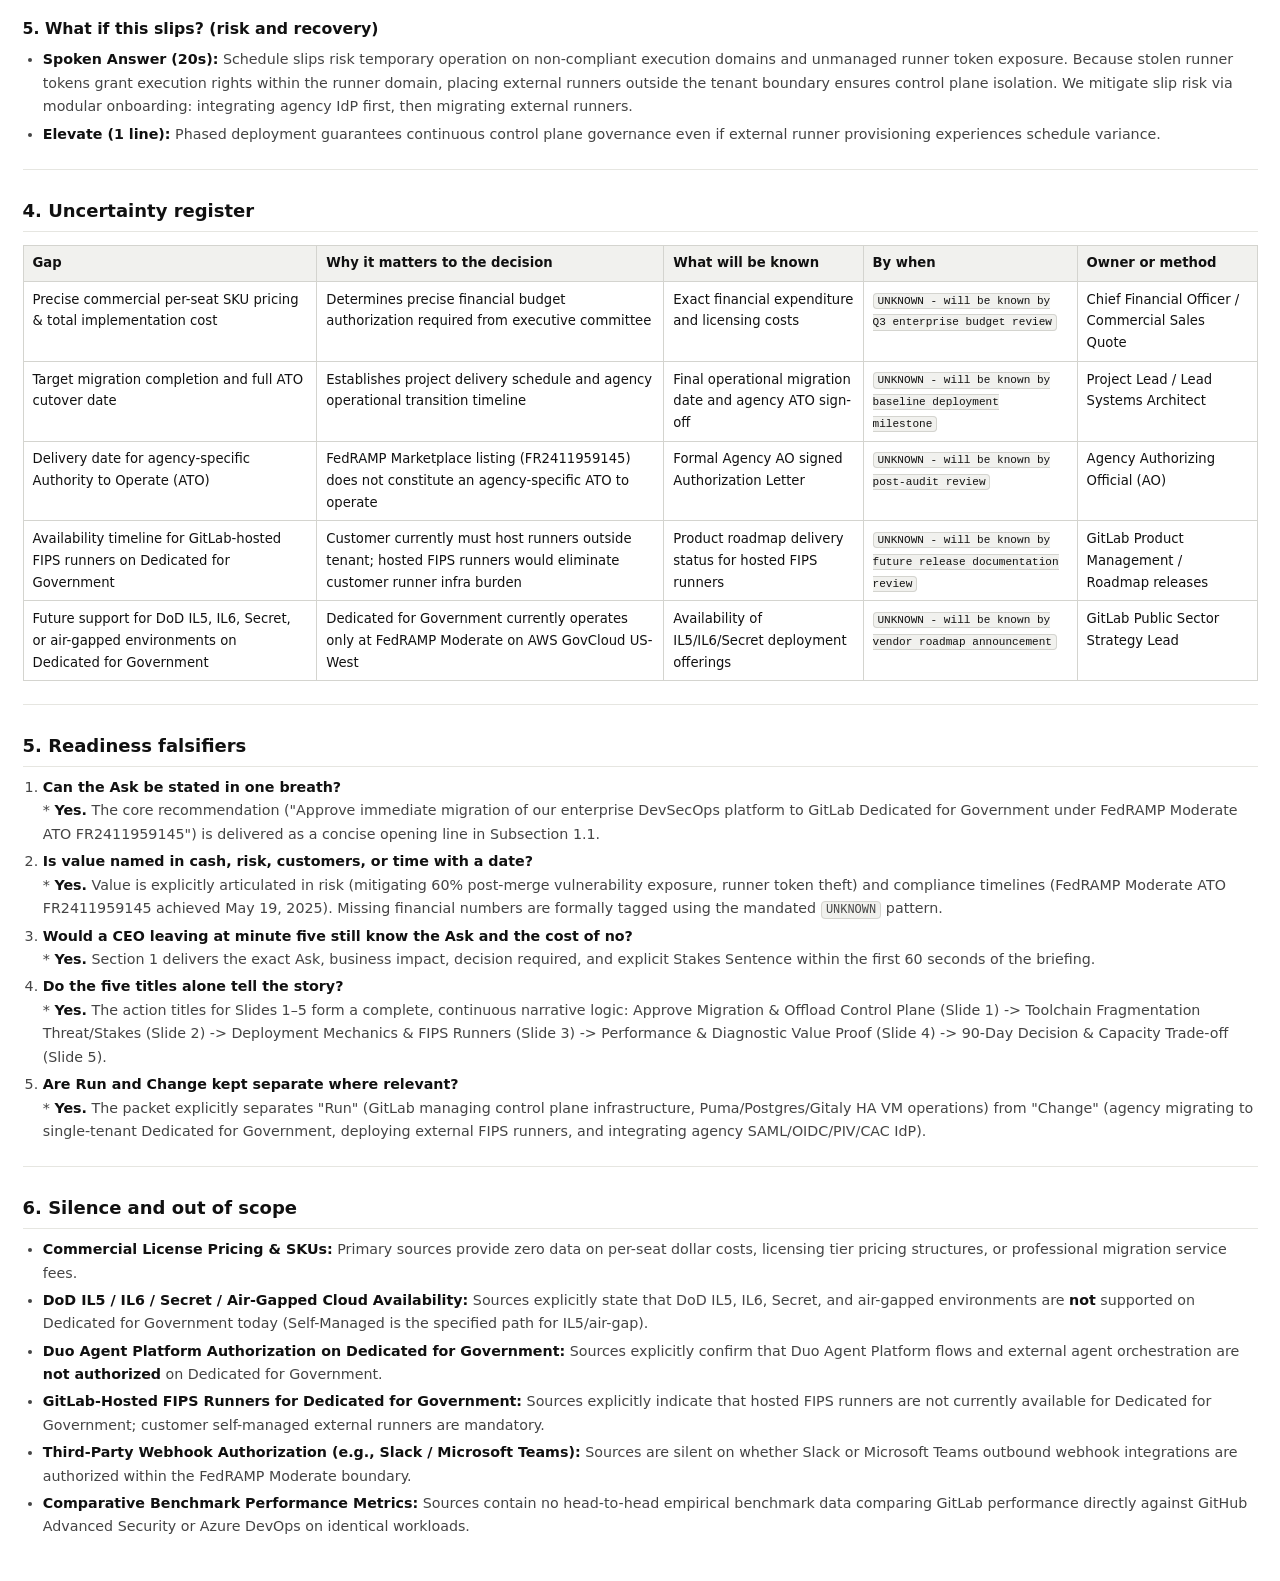
<file: library/03-executive-decision-packet_-gitlab-devsecops-platform-architecture-strategy.html>
<!DOCTYPE html>
<html lang="en">
<head>
<meta charset="UTF-8">
<meta name="viewport" content="width=device-width, initial-scale=1">
<title>Executive Decision Packet: GitLab DevSecOps Platform Architecture Strategy</title>
<link rel="stylesheet" href="../css/base.css">
<link rel="stylesheet" href="../css/theme.css">
<link rel="stylesheet" href="library.css">
<script>
(function(){
  try {
    var t = localStorage.getItem('learn_gitlab_theme') || 'light';
    if (t !== 'dark') t = 'light';
    document.documentElement.dataset.theme = t;
  } catch (e) { document.documentElement.dataset.theme = 'light'; }
})();
</script>
</head>
<body class="lib-doc">
<article class="prose">
<h1>Executive Decision Packet: GitLab DevSecOps Platform Architecture Strategy</h1>
<h2>1. First 60 seconds (spoken script)</h2>
<h3>1.1 Spoken Opening Script</h3>
<p>"We recommend approving the immediate migration of our enterprise DevSecOps platform to GitLab Dedicated for Government under FedRAMP Moderate ATO FR2411959145. This deployment eliminates toolchain fragmentation where 60% of vulnerabilities currently go undetected until post-merge, isolates runner execution boundaries, and offloads control plane infrastructure operations to GitLab—though exact implementation costs remain <code>UNKNOWN - will be known by Q3 enterprise budget review via CFO audit</code>. Today, we require the executive committee to authorize single-tenant onboarding in AWS GovCloud US-West, commit internal engineering capacity to operate external customer-hosted FIPS runners, and approve immediate identity integration with our agency IdP."</p>
<h3>1.2 Stakes Sentence</h3>
<p>If we do nothing, our software supply chain remains exposed to unmanaged runner token compromise and post-merge vulnerabilities, putting our agency ATO at risk by <code>UNKNOWN - will be known by Q4 authorization review via Chief Information Security Officer audit</code>. If we act, we establish a FedRAMP Moderate authorized, single-tenant DevSecOps baseline under ATO FR2411959145 by <code>UNKNOWN - will be known by 90-day onboarding completion via Lead Systems Architect</code> at <code>[Cost: UNKNOWN - will be known by Q3 enterprise budget review via Chief Financial Officer audit]</code> and <code>[Risk: customer operation of external FIPS runner infrastructure]</code>.</p>
<hr />
<h2>2. Five-slide spine (titles + contextual reference)</h2>
<h3>Slide 1: Ask + Outcome</h3>
<ul>
<li><strong>Action Title:</strong> Migrating to GitLab Dedicated for Government Establishes a FedRAMP Moderate Control Plane While Offloading Infrastructure Maintenance.</li>
<li><strong>Job of the Slide:</strong> Establish executive agreement to adopt a single-tenant DevSecOps platform operating within a FedRAMP Moderate authorized government boundary.</li>
<li><strong>Body Content Outline:</strong></li>
<li>Single-tenant infrastructure isolation hosted in AWS GovCloud US-West, fully provisioned and operated via GitLab Switchboard and Amp <code>[S6]</code>, <code>[S7]</code>.</li>
<li>Baseline FedRAMP Moderate Authority to Operate (FR2411959145) achieved May 19, 2025, under GSA sponsorship <code>[S10]</code>, <code>[S11]</code>.</li>
<li>Strict operational boundary separation: control plane infrastructure is managed by GitLab, while application administration and job execution remain customer-managed <code>[S8]</code>, <code>[S9]</code>.</li>
<li><strong>Written So-what Line:</strong> Migrating to Dedicated for Government offloads control plane compliance and infrastructure operations to GitLab while maintaining full customer control over application administration and data.</li>
<li><strong>Source Anchor:</strong> <code>[S6]</code>, <code>[S7]</code>, <code>[S8]</code>, <code>[S10]</code>, <code>[S11]</code></li>
</ul>
<h3>Slide 2: Why Now / Stakes</h3>
<ul>
<li><strong>Action Title:</strong> Current Toolchain Fragmentation Exposes 60% of Vulnerabilities Post-Merge and Introduces Critical Trust Boundary Risks Outside the FedRAMP Boundary.</li>
<li><strong>Job of the Slide:</strong> Demonstrate the immediate compliance, security, and operational hazards of maintaining the current fragmented status quo.</li>
<li><strong>Body Content Outline:</strong></li>
<li>Toolchain fragmentation drives excess expenditure and security gaps, where 64% of organizations require tool consolidation and 60% of vulnerabilities are discovered post-merge <code>[S11]</code>.</li>
<li>FedRAMP Marketplace listing (FR2411959145) provides infrastructure baseline authorization but does not substitute for required agency-specific ATO validation <code>[S8]</code>, <code>[S10]</code>.</li>
<li>Critical trust boundary exposure: stolen runner tokens grant attackers runner-domain execution rights, while unauthorized Duo Agent Platform flows risk out-of-boundary data transfers <code>[S8]</code>, <code>[S12]</code>.</li>
<li><strong>Written So-what Line:</strong> Delaying platform consolidation perpetuates software supply chain vulnerabilities and risks non-compliance with federal zero-trust pipeline directives.</li>
<li><strong>Source Anchor:</strong> <code>[S8]</code>, <code>[S10]</code>, <code>[S11]</code>, <code>[S12]</code>, <code>[S18]</code></li>
</ul>
<h3>Slide 3: The Change or Options</h3>
<ul>
<li><strong>Action Title:</strong> Deploying Dedicated for Government Mandates Customer-Managed External FIPS Runners and In-Boundary Self-Hosted AI Gateway Integration.</li>
<li><strong>Job of the Slide:</strong> Define the target architectural transition, trust boundaries, and platform deployment mechanics across offerings.</li>
<li><strong>Body Content Outline:</strong></li>
<li>Offering topology: Dedicated for Government operates on single-tenant AWS GovCloud US-West infrastructure using sharded Gitaly storage (not Gitaly Cluster/Praefect) <code>[S6]</code>, <code>[S7]</code>.</li>
<li>Infrastructure vs job plane separation: customer hosts external FIPS-compliant runners outside the tenant boundary, integrated via agency SAML/OIDC and PIV/CAC IdP <code>[S8]</code>, <code>[S9]</code>.</li>
<li>AI control domain: enforces self-hosted AI Gateway for local model runtimes; Duo Agent Platform flows and external agent orchestration are explicitly unauthorized on Dedicated for Government <code>[S8]</code>, <code>[S13]</code>.</li>
<li><strong>Written So-what Line:</strong> Achieving FedRAMP compliance requires accepting clear boundary demarcation: GitLab operates the control plane, while agency engineering operates external FIPS runners and identity federation.</li>
<li><strong>Source Anchor:</strong> <code>[S6]</code>, <code>[S7]</code>, <code>[S8]</code>, <code>[S9]</code>, <code>[S13]</code></li>
</ul>
<h3>Slide 4: Value Proof</h3>
<ul>
<li><strong>Action Title:</strong> Unified DevSecOps Integration Consolidates Toolchains, Stabilizes Runtime Performance, and Eliminates Internal Authorization Loops.</li>
<li><strong>Job of the Slide:</strong> Prove technical, diagnostic, and operational efficacy using source-grounded architectural evidence and literature.</li>
<li><strong>Body Content Outline:</strong></li>
<li>Embedded toolchain consolidation: SAST, DAST, Container Scanning, and Dependency-Check write findings into unified merge requests, validating Sandhya Guduru's (IJSR 2020) framework for automated pipeline security and SLSA governance <code>[S4]</code>, <code>[S20]</code>.</li>
<li>Architecture decoupling: Will Chandler and James Liu demonstrate that offloading Git RPC storage to Gitaly prevents application server disk locking, isolating storage execution from web worker memory cycles <code>[S5]</code>, <code>[S15]</code>, <code>[S16]</code>.</li>
<li>Performance and authorization protection: mitigates Puma worker exhaustion (20–30s recycling cycles, 60s web timeouts) and offloads internal <code>/api/v4/internal/allowed</code> synchronous gRPC permission checks from local customer infrastructure to GitLab-managed control plane compute <code>[S5]</code>, <code>[S17]</code>.</li>
<li><strong>Written So-what Line:</strong> Unifying source, pipeline evidence, and security findings inside one governed platform eliminates multi-tool overhead while eliminating local compute exhaustion from internal authorization loops.</li>
<li><strong>Source Anchor:</strong> <code>[S4]</code>, <code>[S5]</code>, <code>[S15]</code>, <code>[S16]</code>, <code>[S17]</code>, <code>[S18]</code>, <code>[S20]</code></li>
</ul>
<h3>Slide 5: Decision Today</h3>
<ul>
<li><strong>Action Title:</strong> Executive Authorization Today Initiates the 90-Day Execution Roadmap and Pivots Internal Capacity to External Runner Governance.</li>
<li><strong>Job of the Slide:</strong> Secure formal authorization for immediate implementation steps and capacity reallocations.</li>
<li><strong>Body Content Outline:</strong></li>
<li>Capacity trade-off: eliminate internal engineering upkeep of control plane HA infrastructure (Puma/Postgres/Gitaly VMs) to focus internal teams on external FIPS runner governance and application security policies <code>[S8]</code>, <code>[S17]</code>.</li>
<li>Financial and timeline parameters: implementation cost is <code>UNKNOWN - will be known by Q3 enterprise budget review via CFO audit</code>; migration completion target is <code>UNKNOWN - will be known by baseline deployment milestone via Lead Enterprise Architect</code>.</li>
<li>Next 90 Days Execution: integrate agency identity provider (SAML/OIDC with PIV/CAC), deploy external FIPS runners outside the boundary, and configure S3 audit log pipelines <code>[S8]</code>, <code>[S9]</code>.</li>
<li><strong>Written So-what Line:</strong> Approving today initiates immediate agency IdP integration and runner provisioning, shifting engineering focus from infrastructure maintenance to secure delivery.</li>
<li><strong>Source Anchor:</strong> <code>[S8]</code>, <code>[S9]</code>, <code>[S10]</code>, <code>[S17]</code></li>
</ul>
<p><em>Five live slides in the room; supporting architectural views, source ledgers, and deep failure-mode mechanics remain in the appendix.</em></p>
<h3>Appendix Topic Index</h3>
<ul>
<li>Conceptual Architecture View (OV-1, Actor/Capability Mapping)</li>
<li>Logical Architecture View (Component Flows, Entity ERD, Data Models)</li>
<li>Physical Architecture View (Offering Comparison, Reference Architectures, GovCloud Topology)</li>
<li>Gitaly gRPC Storage Mechanics &amp; Synchronous <code>/api/v4/internal/allowed</code> Authorization Loops</li>
<li>Puma Worker Killer Memory Recycling &amp; 60-Second Web Timeout Failure Mechanics</li>
<li>AI Gateway Network Topologies &amp; In-Boundary Model Data Paths</li>
<li>Detailed Failure Modes &amp; Mitigation Controls (Runner Token Theft, Split-Brain Storage, Memory Exhaustion)</li>
</ul>
<hr />
<h2>3. Five killer questions (20-second answers)</h2>
<h3>1. Why now?</h3>
<ul>
<li><strong>Spoken Answer (20s):</strong> GitLab Dedicated for Government achieved FedRAMP Moderate ATO authorization under FR2411959145 on May 19, 2025. Current toolchain fragmentation leaves 60% of security vulnerabilities undiscovered until after code is merged into test environments, presenting unacceptable supply chain compliance risks under current federal zero-trust mandates.</li>
<li><strong>Elevate (1 line):</strong> Immediate transition eliminates toolchain security exposure while establishing a FedRAMP-compliant foundation for agency cloud transformation.</li>
</ul>
<h3>2. What if we wait? (dated cost of no)</h3>
<ul>
<li><strong>Spoken Answer (20s):</strong> Delaying maintains manual compliance overhead across six or more disparate security tools, leaves unmanaged build runners exposed to token theft, and prolongs post-merge vulnerability exposure. Precise financial costs of delay are <code>UNKNOWN - will be known by Q3 financial audit via Chief Financial Officer evaluation</code>.</li>
<li><strong>Elevate (1 line):</strong> Waiting accumulates compounding compliance debt and increases software supply chain exposure across ungoverned execution domains.</li>
</ul>
<h3>3. Who else has done this? (benchmark or analogue from sources only)</h3>
<ul>
<li><strong>Spoken Answer (20s):</strong> Public sector implementation is benchmarked by the GSA-sponsored FedRAMP Moderate authorization (FR2411959145) and TX_RAMP certification for state agencies, aligning with NIST SP 800-204D DevSecOps pipeline security architecture standards.</li>
<li><strong>Elevate (1 line):</strong> While FedRAMP certification proves vendor baseline compliance, federal shared responsibility mandates that our agency Authorizing Official issue the final agency-specific ATO.</li>
</ul>
<h3>4. What are we stopping? (capacity / tradeoff)</h3>
<ul>
<li><strong>Spoken Answer (20s):</strong> We are stopping internal engineering maintenance of control plane infrastructure—including Rails/Puma application tuning, PostgreSQL databases, and Gitaly VM cluster management—while reallocating staff to administer application policies and manage external customer-hosted FIPS runners.</li>
<li><strong>Elevate (1 line):</strong> We pivot engineering resources from low-value server maintenance to high-value application security and pipeline delivery.</li>
</ul>
<h3>5. What if this slips? (risk and recovery)</h3>
<ul>
<li><strong>Spoken Answer (20s):</strong> Schedule slips risk temporary operation on non-compliant execution domains and unmanaged runner token exposure. Because stolen runner tokens grant execution rights within the runner domain, placing external runners outside the tenant boundary ensures control plane isolation. We mitigate slip risk via modular onboarding: integrating agency IdP first, then migrating external runners.</li>
<li><strong>Elevate (1 line):</strong> Phased deployment guarantees continuous control plane governance even if external runner provisioning experiences schedule variance.</li>
</ul>
<hr />
<h2>4. Uncertainty register</h2>
<table>
<thead>
<tr>
<th style="text-align: left;">Gap</th>
<th style="text-align: left;">Why it matters to the decision</th>
<th style="text-align: left;">What will be known</th>
<th style="text-align: left;">By when</th>
<th style="text-align: left;">Owner or method</th>
</tr>
</thead>
<tbody>
<tr>
<td style="text-align: left;">Precise commercial per-seat SKU pricing &amp; total implementation cost</td>
<td style="text-align: left;">Determines precise financial budget authorization required from executive committee</td>
<td style="text-align: left;">Exact financial expenditure and licensing costs</td>
<td style="text-align: left;"><code>UNKNOWN - will be known by Q3 enterprise budget review</code></td>
<td style="text-align: left;">Chief Financial Officer / Commercial Sales Quote</td>
</tr>
<tr>
<td style="text-align: left;">Target migration completion and full ATO cutover date</td>
<td style="text-align: left;">Establishes project delivery schedule and agency operational transition timeline</td>
<td style="text-align: left;">Final operational migration date and agency ATO sign-off</td>
<td style="text-align: left;"><code>UNKNOWN - will be known by baseline deployment milestone</code></td>
<td style="text-align: left;">Project Lead / Lead Systems Architect</td>
</tr>
<tr>
<td style="text-align: left;">Delivery date for agency-specific Authority to Operate (ATO)</td>
<td style="text-align: left;">FedRAMP Marketplace listing (FR2411959145) does not constitute an agency-specific ATO to operate</td>
<td style="text-align: left;">Formal Agency AO signed Authorization Letter</td>
<td style="text-align: left;"><code>UNKNOWN - will be known by post-audit review</code></td>
<td style="text-align: left;">Agency Authorizing Official (AO)</td>
</tr>
<tr>
<td style="text-align: left;">Availability timeline for GitLab-hosted FIPS runners on Dedicated for Government</td>
<td style="text-align: left;">Customer currently must host runners outside tenant; hosted FIPS runners would eliminate customer runner infra burden</td>
<td style="text-align: left;">Product roadmap delivery status for hosted FIPS runners</td>
<td style="text-align: left;"><code>UNKNOWN - will be known by future release documentation review</code></td>
<td style="text-align: left;">GitLab Product Management / Roadmap releases</td>
</tr>
<tr>
<td style="text-align: left;">Future support for DoD IL5, IL6, Secret, or air-gapped environments on Dedicated for Government</td>
<td style="text-align: left;">Dedicated for Government currently operates only at FedRAMP Moderate on AWS GovCloud US-West</td>
<td style="text-align: left;">Availability of IL5/IL6/Secret deployment offerings</td>
<td style="text-align: left;"><code>UNKNOWN - will be known by vendor roadmap announcement</code></td>
<td style="text-align: left;">GitLab Public Sector Strategy Lead</td>
</tr>
</tbody>
</table>
<hr />
<h2>5. Readiness falsifiers</h2>
<ol>
<li><strong>Can the Ask be stated in one breath?</strong><br />
   * <strong>Yes.</strong> The core recommendation ("Approve immediate migration of our enterprise DevSecOps platform to GitLab Dedicated for Government under FedRAMP Moderate ATO FR2411959145") is delivered as a concise opening line in Subsection 1.1.</li>
<li><strong>Is value named in cash, risk, customers, or time with a date?</strong><br />
   * <strong>Yes.</strong> Value is explicitly articulated in risk (mitigating 60% post-merge vulnerability exposure, runner token theft) and compliance timelines (FedRAMP Moderate ATO FR2411959145 achieved May 19, 2025). Missing financial numbers are formally tagged using the mandated <code>UNKNOWN</code> pattern.</li>
<li><strong>Would a CEO leaving at minute five still know the Ask and the cost of no?</strong><br />
   * <strong>Yes.</strong> Section 1 delivers the exact Ask, business impact, decision required, and explicit Stakes Sentence within the first 60 seconds of the briefing.</li>
<li><strong>Do the five titles alone tell the story?</strong><br />
   * <strong>Yes.</strong> The action titles for Slides 1–5 form a complete, continuous narrative logic: Approve Migration &amp; Offload Control Plane (Slide 1) -&gt; Toolchain Fragmentation Threat/Stakes (Slide 2) -&gt; Deployment Mechanics &amp; FIPS Runners (Slide 3) -&gt; Performance &amp; Diagnostic Value Proof (Slide 4) -&gt; 90-Day Decision &amp; Capacity Trade-off (Slide 5).</li>
<li><strong>Are Run and Change kept separate where relevant?</strong><br />
   * <strong>Yes.</strong> The packet explicitly separates "Run" (GitLab managing control plane infrastructure, Puma/Postgres/Gitaly HA VM operations) from "Change" (agency migrating to single-tenant Dedicated for Government, deploying external FIPS runners, and integrating agency SAML/OIDC/PIV/CAC IdP).</li>
</ol>
<hr />
<h2>6. Silence and out of scope</h2>
<ul>
<li><strong>Commercial License Pricing &amp; SKUs:</strong> Primary sources provide zero data on per-seat dollar costs, licensing tier pricing structures, or professional migration service fees.</li>
<li><strong>DoD IL5 / IL6 / Secret / Air-Gapped Cloud Availability:</strong> Sources explicitly state that DoD IL5, IL6, Secret, and air-gapped environments are <strong>not</strong> supported on Dedicated for Government today (Self-Managed is the specified path for IL5/air-gap).</li>
<li><strong>Duo Agent Platform Authorization on Dedicated for Government:</strong> Sources explicitly confirm that Duo Agent Platform flows and external agent orchestration are <strong>not authorized</strong> on Dedicated for Government.</li>
<li><strong>GitLab-Hosted FIPS Runners for Dedicated for Government:</strong> Sources explicitly indicate that hosted FIPS runners are not currently available for Dedicated for Government; customer self-managed external runners are mandatory.</li>
<li><strong>Third-Party Webhook Authorization (e.g., Slack / Microsoft Teams):</strong> Sources are silent on whether Slack or Microsoft Teams outbound webhook integrations are authorized within the FedRAMP Moderate boundary.</li>
<li><strong>Comparative Benchmark Performance Metrics:</strong> Sources contain no head-to-head empirical benchmark data comparing GitLab performance directly against GitHub Advanced Security or Azure DevOps on identical workloads.</li>
</ul>
</article>
</body>
</html>
</file>
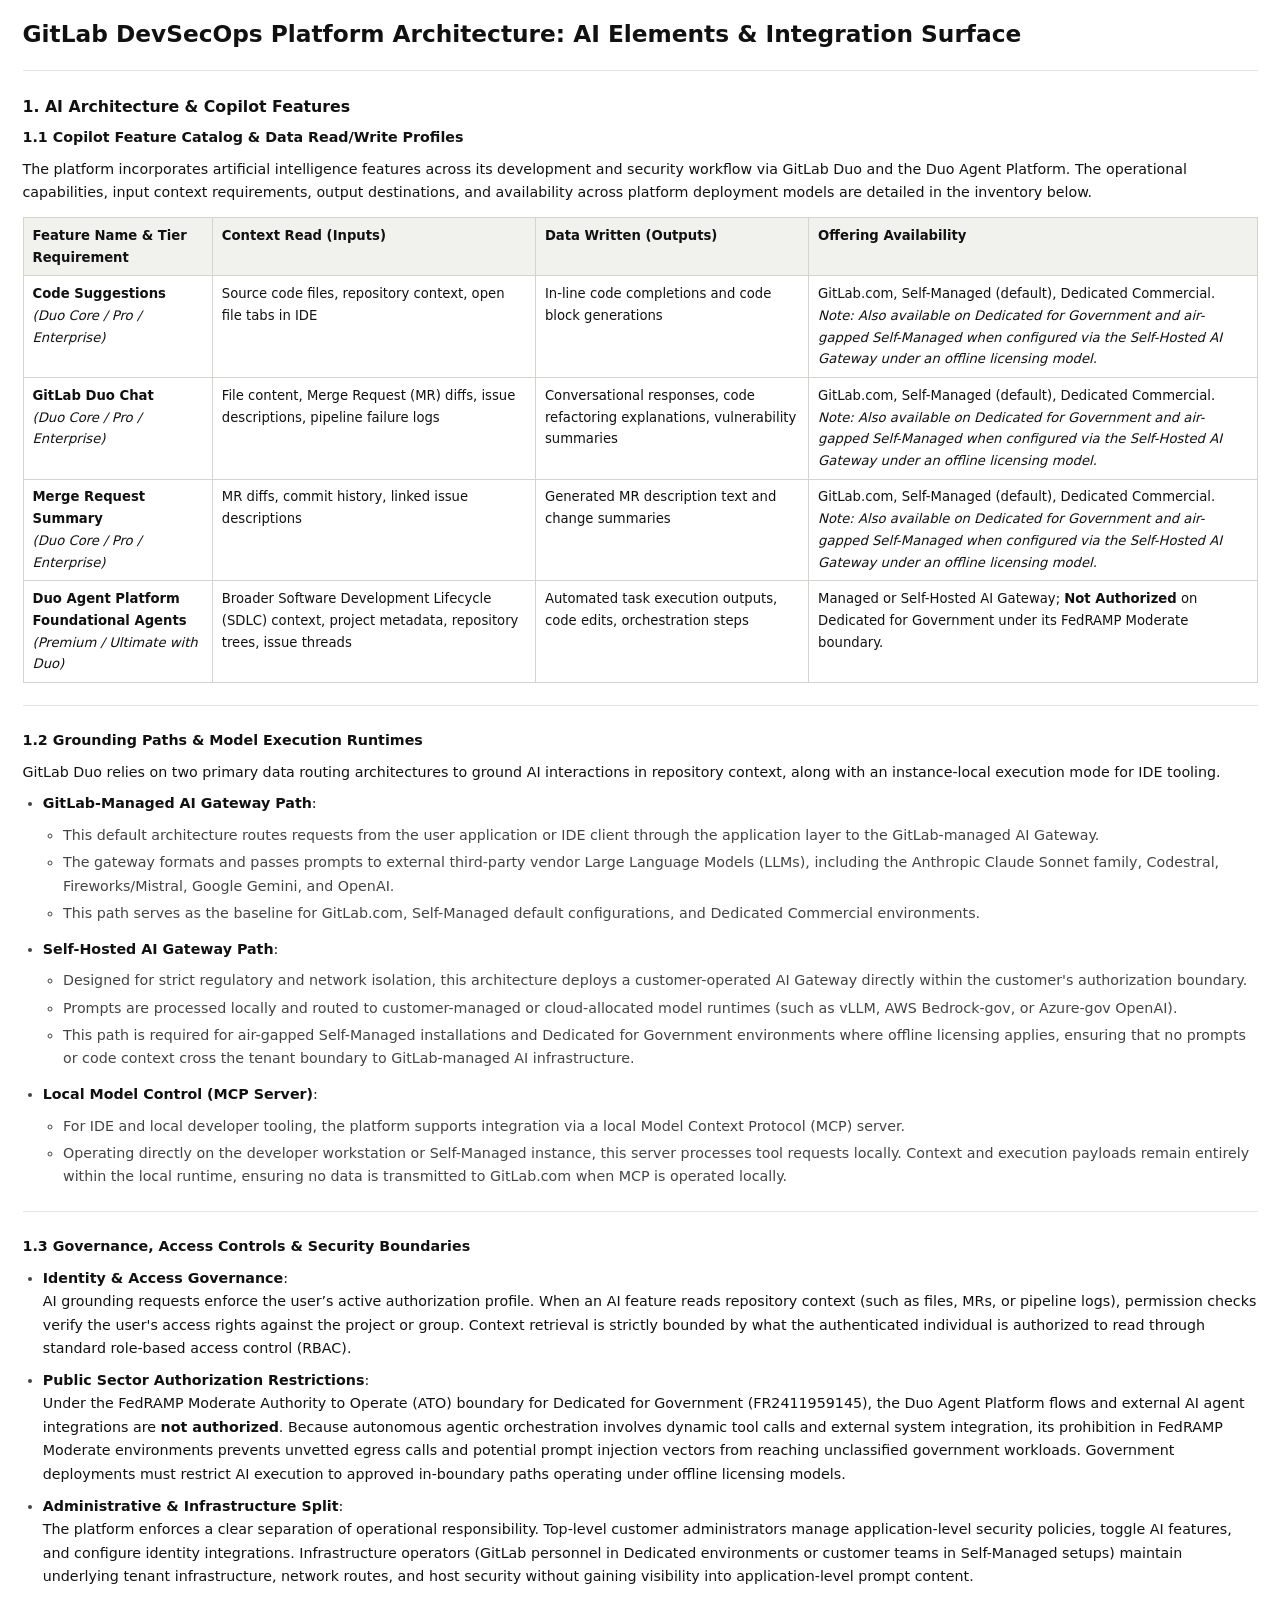
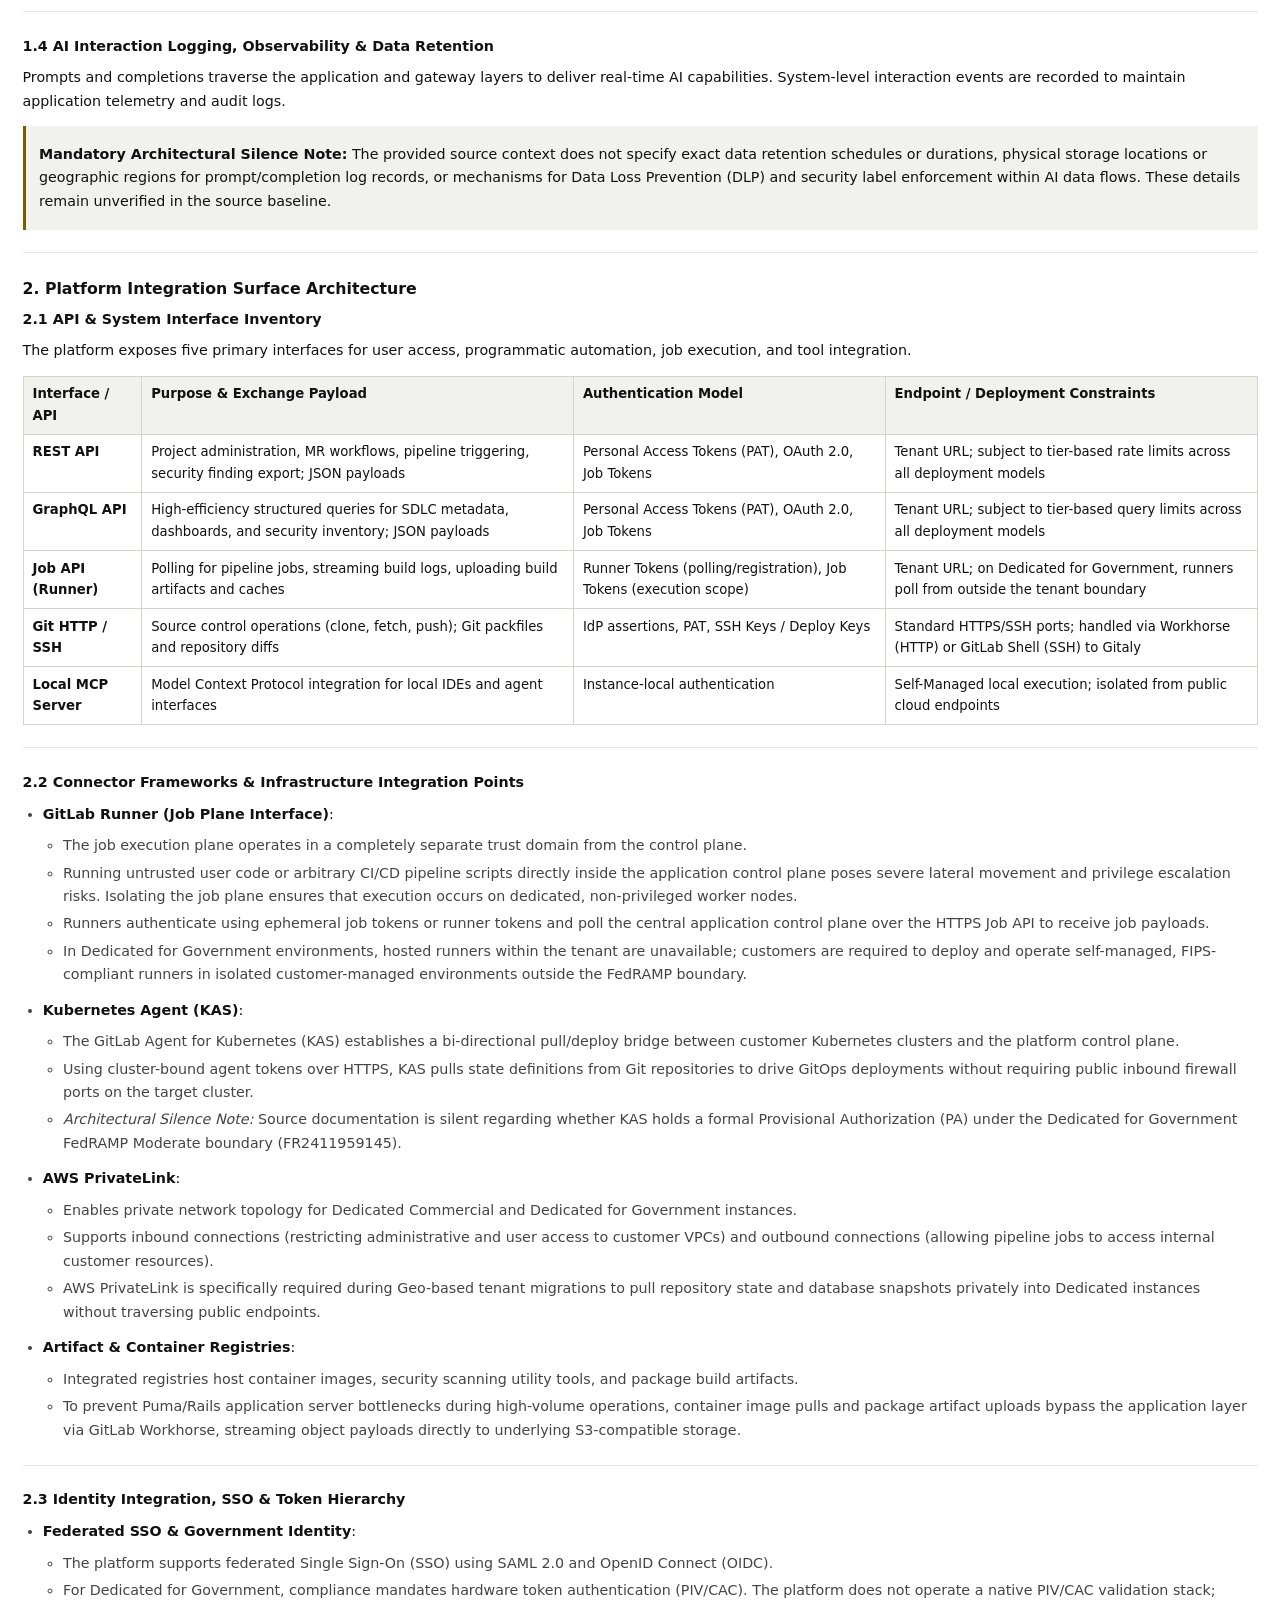
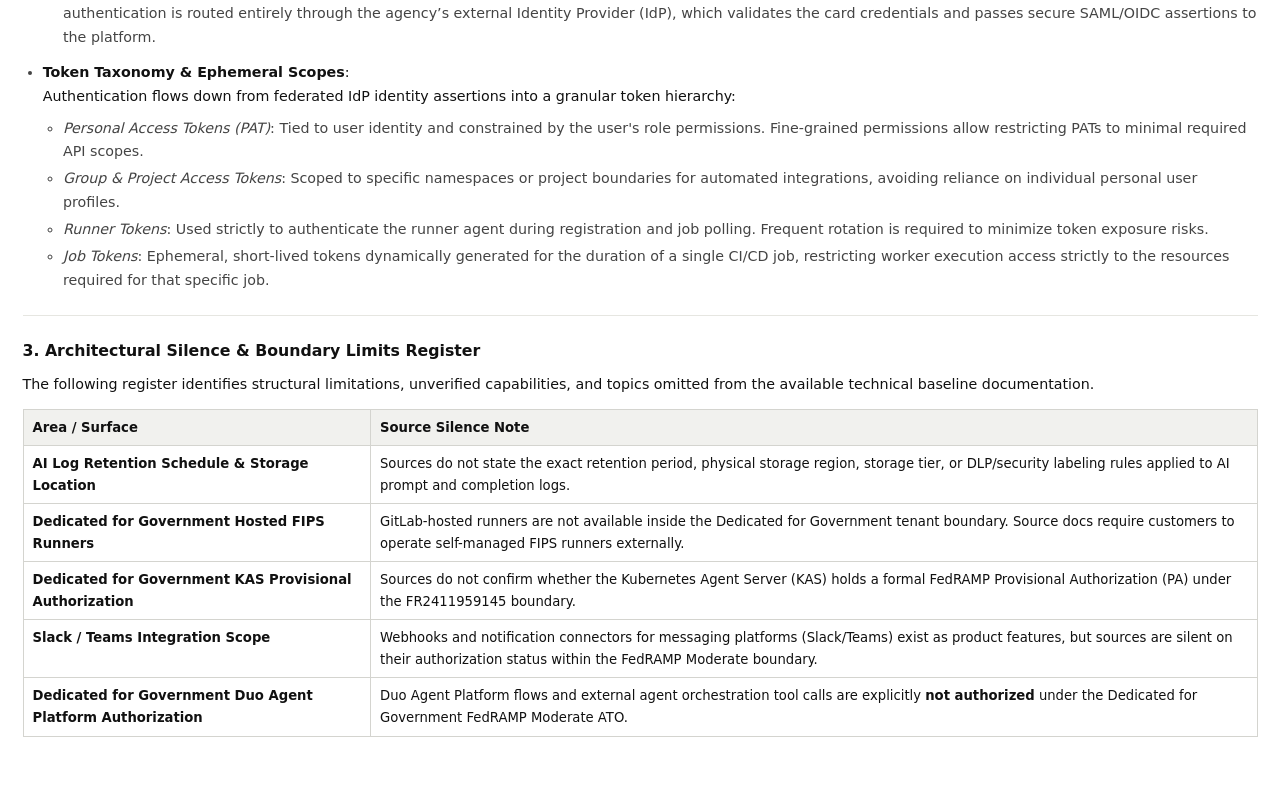
<file: library/04-gitlab-devsecops-platform-architecture_-ai-elements-integration-surface.html>
<!DOCTYPE html>
<html lang="en">
<head>
<meta charset="UTF-8">
<meta name="viewport" content="width=device-width, initial-scale=1">
<title>GitLab DevSecOps Platform Architecture: AI Elements &amp; Integration Surface</title>
<link rel="stylesheet" href="../css/base.css">
<link rel="stylesheet" href="../css/theme.css">
<link rel="stylesheet" href="library.css">
<script>
(function(){
  try {
    var t = localStorage.getItem('learn_gitlab_theme') || 'light';
    if (t !== 'dark') t = 'light';
    document.documentElement.dataset.theme = t;
  } catch (e) { document.documentElement.dataset.theme = 'light'; }
})();
</script>
</head>
<body class="lib-doc">
<article class="prose">
<h1>GitLab DevSecOps Platform Architecture: AI Elements &amp; Integration Surface</h1>
<hr />
<h3>1. AI Architecture &amp; Copilot Features</h3>
<h4>1.1 Copilot Feature Catalog &amp; Data Read/Write Profiles</h4>
<p>The platform incorporates artificial intelligence features across its development and security workflow via GitLab Duo and the Duo Agent Platform. The operational capabilities, input context requirements, output destinations, and availability across platform deployment models are detailed in the inventory below.</p>
<table>
<thead>
<tr>
<th style="text-align: left;">Feature Name &amp; Tier Requirement</th>
<th style="text-align: left;">Context Read (Inputs)</th>
<th style="text-align: left;">Data Written (Outputs)</th>
<th style="text-align: left;">Offering Availability</th>
</tr>
</thead>
<tbody>
<tr>
<td style="text-align: left;"><strong>Code Suggestions</strong><br><em>(Duo Core / Pro / Enterprise)</em></td>
<td style="text-align: left;">Source code files, repository context, open file tabs in IDE</td>
<td style="text-align: left;">In-line code completions and code block generations</td>
<td style="text-align: left;">GitLab.com, Self-Managed (default), Dedicated Commercial.<br><em>Note: Also available on Dedicated for Government and air-gapped Self-Managed when configured via the Self-Hosted AI Gateway under an offline licensing model.</em></td>
</tr>
<tr>
<td style="text-align: left;"><strong>GitLab Duo Chat</strong><br><em>(Duo Core / Pro / Enterprise)</em></td>
<td style="text-align: left;">File content, Merge Request (MR) diffs, issue descriptions, pipeline failure logs</td>
<td style="text-align: left;">Conversational responses, code refactoring explanations, vulnerability summaries</td>
<td style="text-align: left;">GitLab.com, Self-Managed (default), Dedicated Commercial.<br><em>Note: Also available on Dedicated for Government and air-gapped Self-Managed when configured via the Self-Hosted AI Gateway under an offline licensing model.</em></td>
</tr>
<tr>
<td style="text-align: left;"><strong>Merge Request Summary</strong><br><em>(Duo Core / Pro / Enterprise)</em></td>
<td style="text-align: left;">MR diffs, commit history, linked issue descriptions</td>
<td style="text-align: left;">Generated MR description text and change summaries</td>
<td style="text-align: left;">GitLab.com, Self-Managed (default), Dedicated Commercial.<br><em>Note: Also available on Dedicated for Government and air-gapped Self-Managed when configured via the Self-Hosted AI Gateway under an offline licensing model.</em></td>
</tr>
<tr>
<td style="text-align: left;"><strong>Duo Agent Platform Foundational Agents</strong><br><em>(Premium / Ultimate with Duo)</em></td>
<td style="text-align: left;">Broader Software Development Lifecycle (SDLC) context, project metadata, repository trees, issue threads</td>
<td style="text-align: left;">Automated task execution outputs, code edits, orchestration steps</td>
<td style="text-align: left;">Managed or Self-Hosted AI Gateway; <strong>Not Authorized</strong> on Dedicated for Government under its FedRAMP Moderate boundary.</td>
</tr>
</tbody>
</table>
<hr />
<h4>1.2 Grounding Paths &amp; Model Execution Runtimes</h4>
<p>GitLab Duo relies on two primary data routing architectures to ground AI interactions in repository context, along with an instance-local execution mode for IDE tooling.</p>
<ul>
<li>
<p><strong>GitLab-Managed AI Gateway Path</strong>:</p>
<ul>
<li>This default architecture routes requests from the user application or IDE client through the application layer to the GitLab-managed AI Gateway.</li>
<li>The gateway formats and passes prompts to external third-party vendor Large Language Models (LLMs), including the Anthropic Claude Sonnet family, Codestral, Fireworks/Mistral, Google Gemini, and OpenAI.</li>
<li>This path serves as the baseline for GitLab.com, Self-Managed default configurations, and Dedicated Commercial environments.</li>
</ul>
</li>
<li>
<p><strong>Self-Hosted AI Gateway Path</strong>:</p>
<ul>
<li>Designed for strict regulatory and network isolation, this architecture deploys a customer-operated AI Gateway directly within the customer's authorization boundary.</li>
<li>Prompts are processed locally and routed to customer-managed or cloud-allocated model runtimes (such as vLLM, AWS Bedrock-gov, or Azure-gov OpenAI).</li>
<li>This path is required for air-gapped Self-Managed installations and Dedicated for Government environments where offline licensing applies, ensuring that no prompts or code context cross the tenant boundary to GitLab-managed AI infrastructure.</li>
</ul>
</li>
<li>
<p><strong>Local Model Control (MCP Server)</strong>:</p>
<ul>
<li>For IDE and local developer tooling, the platform supports integration via a local Model Context Protocol (MCP) server.</li>
<li>Operating directly on the developer workstation or Self-Managed instance, this server processes tool requests locally. Context and execution payloads remain entirely within the local runtime, ensuring no data is transmitted to GitLab.com when MCP is operated locally.</li>
</ul>
</li>
</ul>
<hr />
<h4>1.3 Governance, Access Controls &amp; Security Boundaries</h4>
<ul>
<li>
<p><strong>Identity &amp; Access Governance</strong>:<br />
    AI grounding requests enforce the user’s active authorization profile. When an AI feature reads repository context (such as files, MRs, or pipeline logs), permission checks verify the user's access rights against the project or group. Context retrieval is strictly bounded by what the authenticated individual is authorized to read through standard role-based access control (RBAC).</p>
</li>
<li>
<p><strong>Public Sector Authorization Restrictions</strong>:<br />
    Under the FedRAMP Moderate Authority to Operate (ATO) boundary for Dedicated for Government (FR2411959145), the Duo Agent Platform flows and external AI agent integrations are <strong>not authorized</strong>. Because autonomous agentic orchestration involves dynamic tool calls and external system integration, its prohibition in FedRAMP Moderate environments prevents unvetted egress calls and potential prompt injection vectors from reaching unclassified government workloads. Government deployments must restrict AI execution to approved in-boundary paths operating under offline licensing models.</p>
</li>
<li>
<p><strong>Administrative &amp; Infrastructure Split</strong>:<br />
    The platform enforces a clear separation of operational responsibility. Top-level customer administrators manage application-level security policies, toggle AI features, and configure identity integrations. Infrastructure operators (GitLab personnel in Dedicated environments or customer teams in Self-Managed setups) maintain underlying tenant infrastructure, network routes, and host security without gaining visibility into application-level prompt content.</p>
</li>
</ul>
<hr />
<h4>1.4 AI Interaction Logging, Observability &amp; Data Retention</h4>
<p>Prompts and completions traverse the application and gateway layers to deliver real-time AI capabilities. System-level interaction events are recorded to maintain application telemetry and audit logs.</p>
<blockquote>
<p><strong>Mandatory Architectural Silence Note:</strong> The provided source context does not specify exact data retention schedules or durations, physical storage locations or geographic regions for prompt/completion log records, or mechanisms for Data Loss Prevention (DLP) and security label enforcement within AI data flows. These details remain unverified in the source baseline.</p>
</blockquote>
<hr />
<h3>2. Platform Integration Surface Architecture</h3>
<h4>2.1 API &amp; System Interface Inventory</h4>
<p>The platform exposes five primary interfaces for user access, programmatic automation, job execution, and tool integration.</p>
<table>
<thead>
<tr>
<th style="text-align: left;">Interface / API</th>
<th style="text-align: left;">Purpose &amp; Exchange Payload</th>
<th style="text-align: left;">Authentication Model</th>
<th style="text-align: left;">Endpoint / Deployment Constraints</th>
</tr>
</thead>
<tbody>
<tr>
<td style="text-align: left;"><strong>REST API</strong></td>
<td style="text-align: left;">Project administration, MR workflows, pipeline triggering, security finding export; JSON payloads</td>
<td style="text-align: left;">Personal Access Tokens (PAT), OAuth 2.0, Job Tokens</td>
<td style="text-align: left;">Tenant URL; subject to tier-based rate limits across all deployment models</td>
</tr>
<tr>
<td style="text-align: left;"><strong>GraphQL API</strong></td>
<td style="text-align: left;">High-efficiency structured queries for SDLC metadata, dashboards, and security inventory; JSON payloads</td>
<td style="text-align: left;">Personal Access Tokens (PAT), OAuth 2.0, Job Tokens</td>
<td style="text-align: left;">Tenant URL; subject to tier-based query limits across all deployment models</td>
</tr>
<tr>
<td style="text-align: left;"><strong>Job API (Runner)</strong></td>
<td style="text-align: left;">Polling for pipeline jobs, streaming build logs, uploading build artifacts and caches</td>
<td style="text-align: left;">Runner Tokens (polling/registration), Job Tokens (execution scope)</td>
<td style="text-align: left;">Tenant URL; on Dedicated for Government, runners poll from outside the tenant boundary</td>
</tr>
<tr>
<td style="text-align: left;"><strong>Git HTTP / SSH</strong></td>
<td style="text-align: left;">Source control operations (clone, fetch, push); Git packfiles and repository diffs</td>
<td style="text-align: left;">IdP assertions, PAT, SSH Keys / Deploy Keys</td>
<td style="text-align: left;">Standard HTTPS/SSH ports; handled via Workhorse (HTTP) or GitLab Shell (SSH) to Gitaly</td>
</tr>
<tr>
<td style="text-align: left;"><strong>Local MCP Server</strong></td>
<td style="text-align: left;">Model Context Protocol integration for local IDEs and agent interfaces</td>
<td style="text-align: left;">Instance-local authentication</td>
<td style="text-align: left;">Self-Managed local execution; isolated from public cloud endpoints</td>
</tr>
</tbody>
</table>
<hr />
<h4>2.2 Connector Frameworks &amp; Infrastructure Integration Points</h4>
<ul>
<li>
<p><strong>GitLab Runner (Job Plane Interface)</strong>:</p>
<ul>
<li>The job execution plane operates in a completely separate trust domain from the control plane.</li>
<li>Running untrusted user code or arbitrary CI/CD pipeline scripts directly inside the application control plane poses severe lateral movement and privilege escalation risks. Isolating the job plane ensures that execution occurs on dedicated, non-privileged worker nodes.</li>
<li>Runners authenticate using ephemeral job tokens or runner tokens and poll the central application control plane over the HTTPS Job API to receive job payloads.</li>
<li>In Dedicated for Government environments, hosted runners within the tenant are unavailable; customers are required to deploy and operate self-managed, FIPS-compliant runners in isolated customer-managed environments outside the FedRAMP boundary.</li>
</ul>
</li>
<li>
<p><strong>Kubernetes Agent (KAS)</strong>:</p>
<ul>
<li>The GitLab Agent for Kubernetes (KAS) establishes a bi-directional pull/deploy bridge between customer Kubernetes clusters and the platform control plane.</li>
<li>Using cluster-bound agent tokens over HTTPS, KAS pulls state definitions from Git repositories to drive GitOps deployments without requiring public inbound firewall ports on the target cluster.</li>
<li><em>Architectural Silence Note:</em> Source documentation is silent regarding whether KAS holds a formal Provisional Authorization (PA) under the Dedicated for Government FedRAMP Moderate boundary (FR2411959145).</li>
</ul>
</li>
<li>
<p><strong>AWS PrivateLink</strong>:</p>
<ul>
<li>Enables private network topology for Dedicated Commercial and Dedicated for Government instances.</li>
<li>Supports inbound connections (restricting administrative and user access to customer VPCs) and outbound connections (allowing pipeline jobs to access internal customer resources).</li>
<li>AWS PrivateLink is specifically required during Geo-based tenant migrations to pull repository state and database snapshots privately into Dedicated instances without traversing public endpoints.</li>
</ul>
</li>
<li>
<p><strong>Artifact &amp; Container Registries</strong>:</p>
<ul>
<li>Integrated registries host container images, security scanning utility tools, and package build artifacts.</li>
<li>To prevent Puma/Rails application server bottlenecks during high-volume operations, container image pulls and package artifact uploads bypass the application layer via GitLab Workhorse, streaming object payloads directly to underlying S3-compatible storage.</li>
</ul>
</li>
</ul>
<hr />
<h4>2.3 Identity Integration, SSO &amp; Token Hierarchy</h4>
<ul>
<li>
<p><strong>Federated SSO &amp; Government Identity</strong>:</p>
<ul>
<li>The platform supports federated Single Sign-On (SSO) using SAML 2.0 and OpenID Connect (OIDC).</li>
<li>For Dedicated for Government, compliance mandates hardware token authentication (PIV/CAC). The platform does not operate a native PIV/CAC validation stack; authentication is routed entirely through the agency’s external Identity Provider (IdP), which validates the card credentials and passes secure SAML/OIDC assertions to the platform.</li>
</ul>
</li>
<li>
<p><strong>Token Taxonomy &amp; Ephemeral Scopes</strong>:<br />
    Authentication flows down from federated IdP identity assertions into a granular token hierarchy:</p>
<ul>
<li><em>Personal Access Tokens (PAT)</em>: Tied to user identity and constrained by the user's role permissions. Fine-grained permissions allow restricting PATs to minimal required API scopes.</li>
<li><em>Group &amp; Project Access Tokens</em>: Scoped to specific namespaces or project boundaries for automated integrations, avoiding reliance on individual personal user profiles.</li>
<li><em>Runner Tokens</em>: Used strictly to authenticate the runner agent during registration and job polling. Frequent rotation is required to minimize token exposure risks.</li>
<li><em>Job Tokens</em>: Ephemeral, short-lived tokens dynamically generated for the duration of a single CI/CD job, restricting worker execution access strictly to the resources required for that specific job.</li>
</ul>
</li>
</ul>
<hr />
<h3>3. Architectural Silence &amp; Boundary Limits Register</h3>
<p>The following register identifies structural limitations, unverified capabilities, and topics omitted from the available technical baseline documentation.</p>
<table>
<thead>
<tr>
<th style="text-align: left;">Area / Surface</th>
<th style="text-align: left;">Source Silence Note</th>
</tr>
</thead>
<tbody>
<tr>
<td style="text-align: left;"><strong>AI Log Retention Schedule &amp; Storage Location</strong></td>
<td style="text-align: left;">Sources do not state the exact retention period, physical storage region, storage tier, or DLP/security labeling rules applied to AI prompt and completion logs.</td>
</tr>
<tr>
<td style="text-align: left;"><strong>Dedicated for Government Hosted FIPS Runners</strong></td>
<td style="text-align: left;">GitLab-hosted runners are not available inside the Dedicated for Government tenant boundary. Source docs require customers to operate self-managed FIPS runners externally.</td>
</tr>
<tr>
<td style="text-align: left;"><strong>Dedicated for Government KAS Provisional Authorization</strong></td>
<td style="text-align: left;">Sources do not confirm whether the Kubernetes Agent Server (KAS) holds a formal FedRAMP Provisional Authorization (PA) under the FR2411959145 boundary.</td>
</tr>
<tr>
<td style="text-align: left;"><strong>Slack / Teams Integration Scope</strong></td>
<td style="text-align: left;">Webhooks and notification connectors for messaging platforms (Slack/Teams) exist as product features, but sources are silent on their authorization status within the FedRAMP Moderate boundary.</td>
</tr>
<tr>
<td style="text-align: left;"><strong>Dedicated for Government Duo Agent Platform Authorization</strong></td>
<td style="text-align: left;">Duo Agent Platform flows and external agent orchestration tool calls are explicitly <strong>not authorized</strong> under the Dedicated for Government FedRAMP Moderate ATO.</td>
</tr>
</tbody>
</table>
</article>
</body>
</html>
</file>
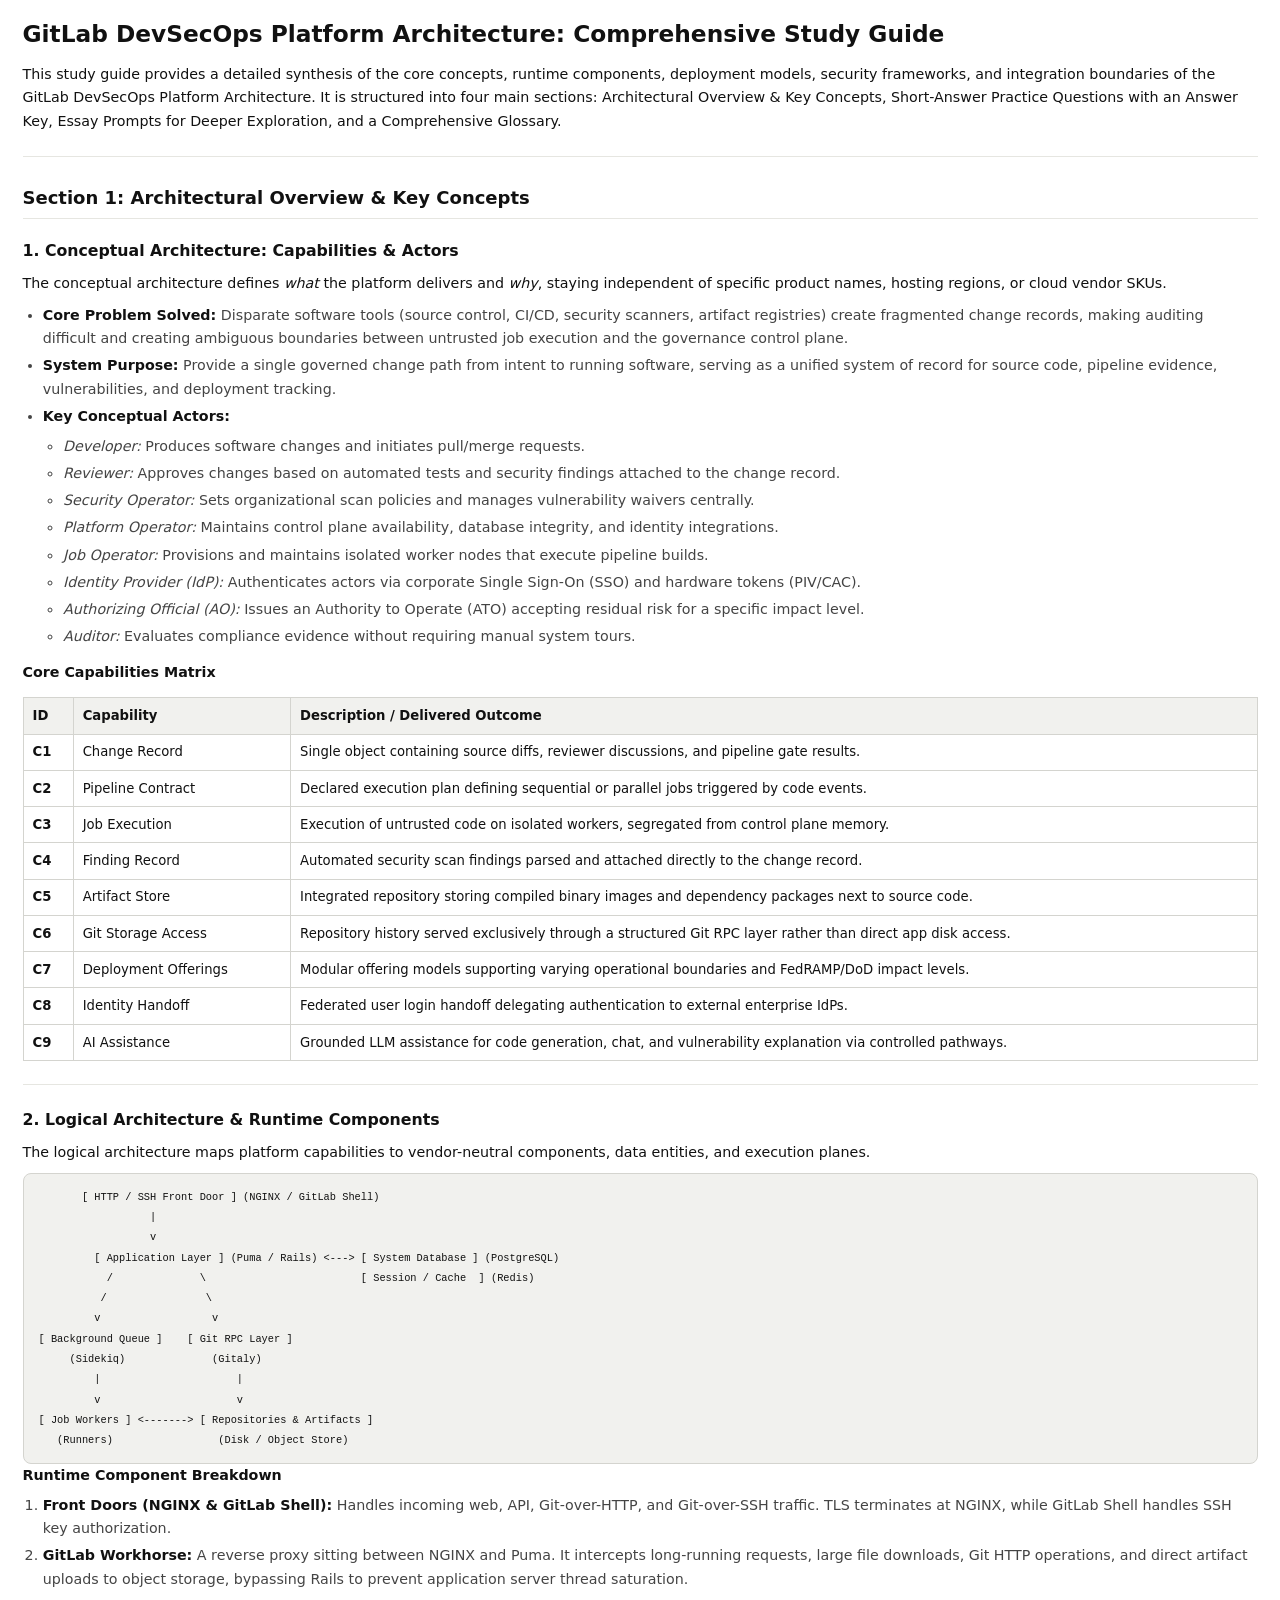
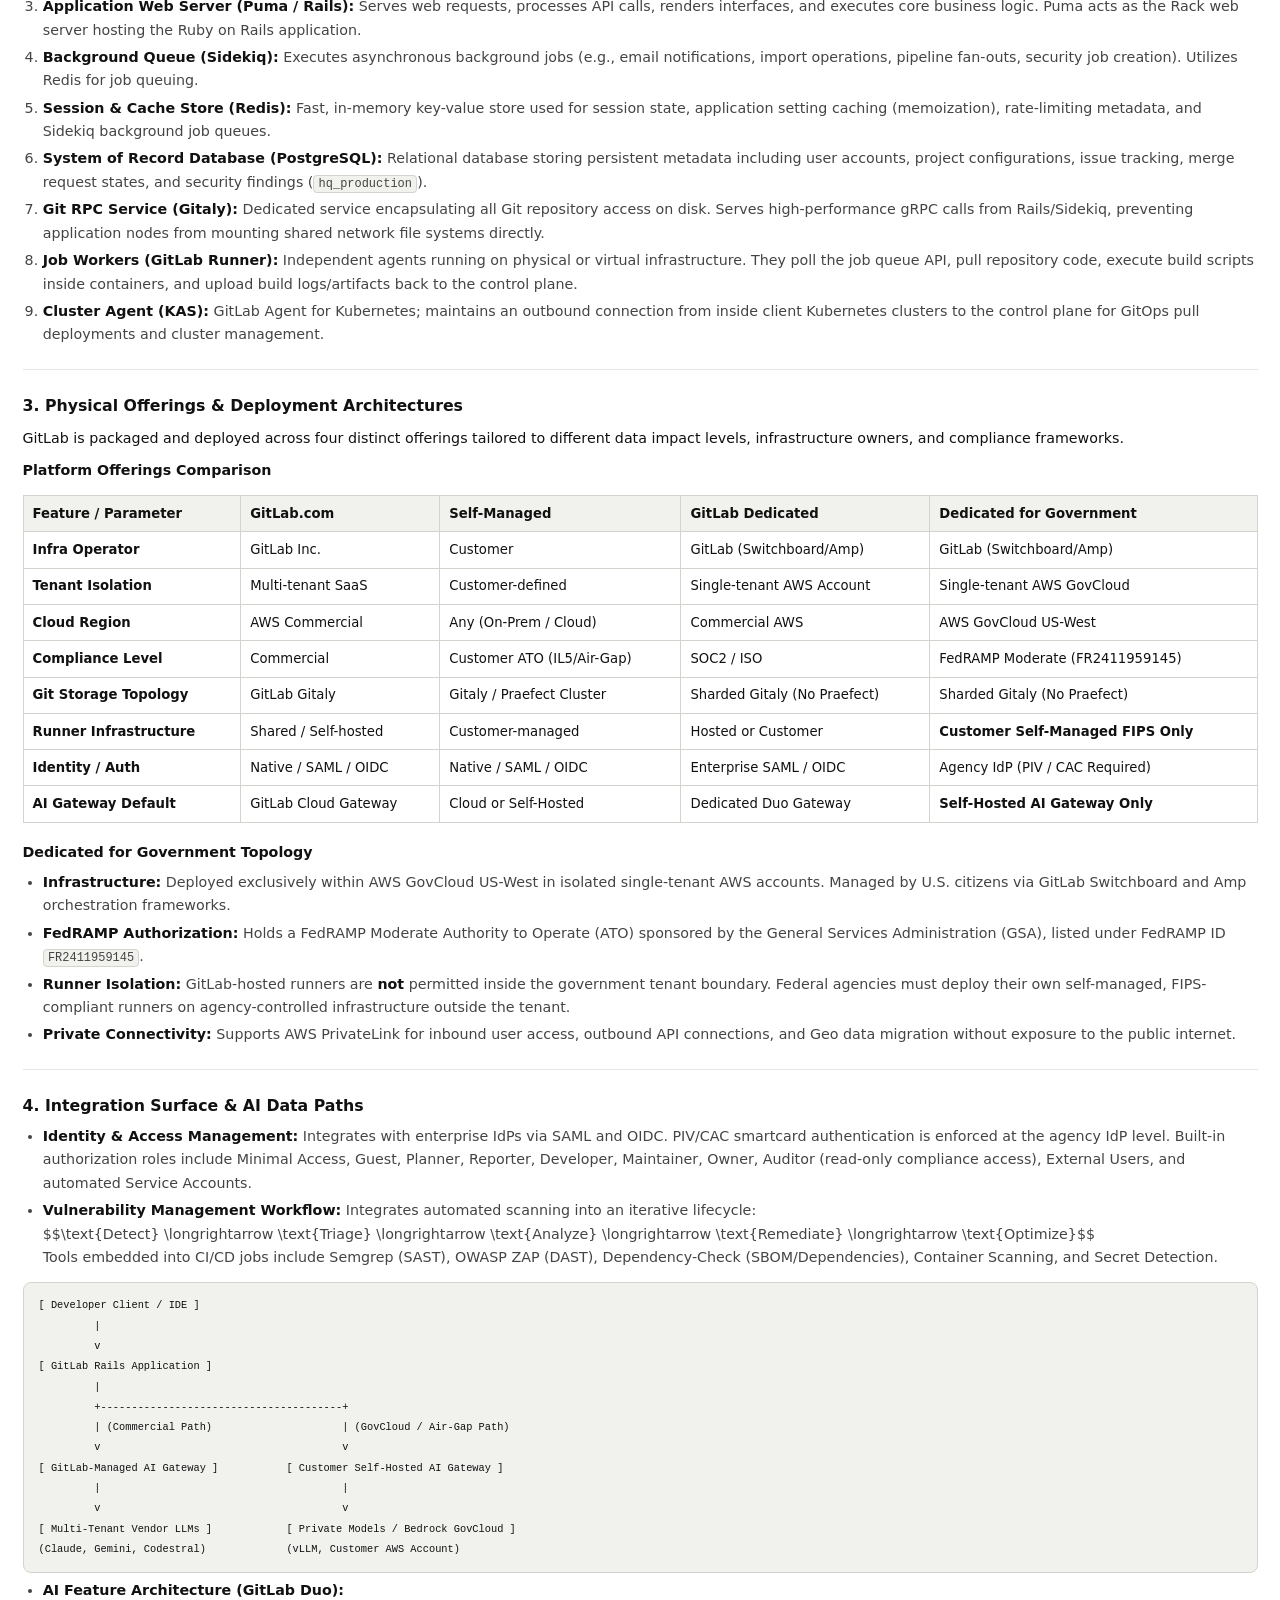
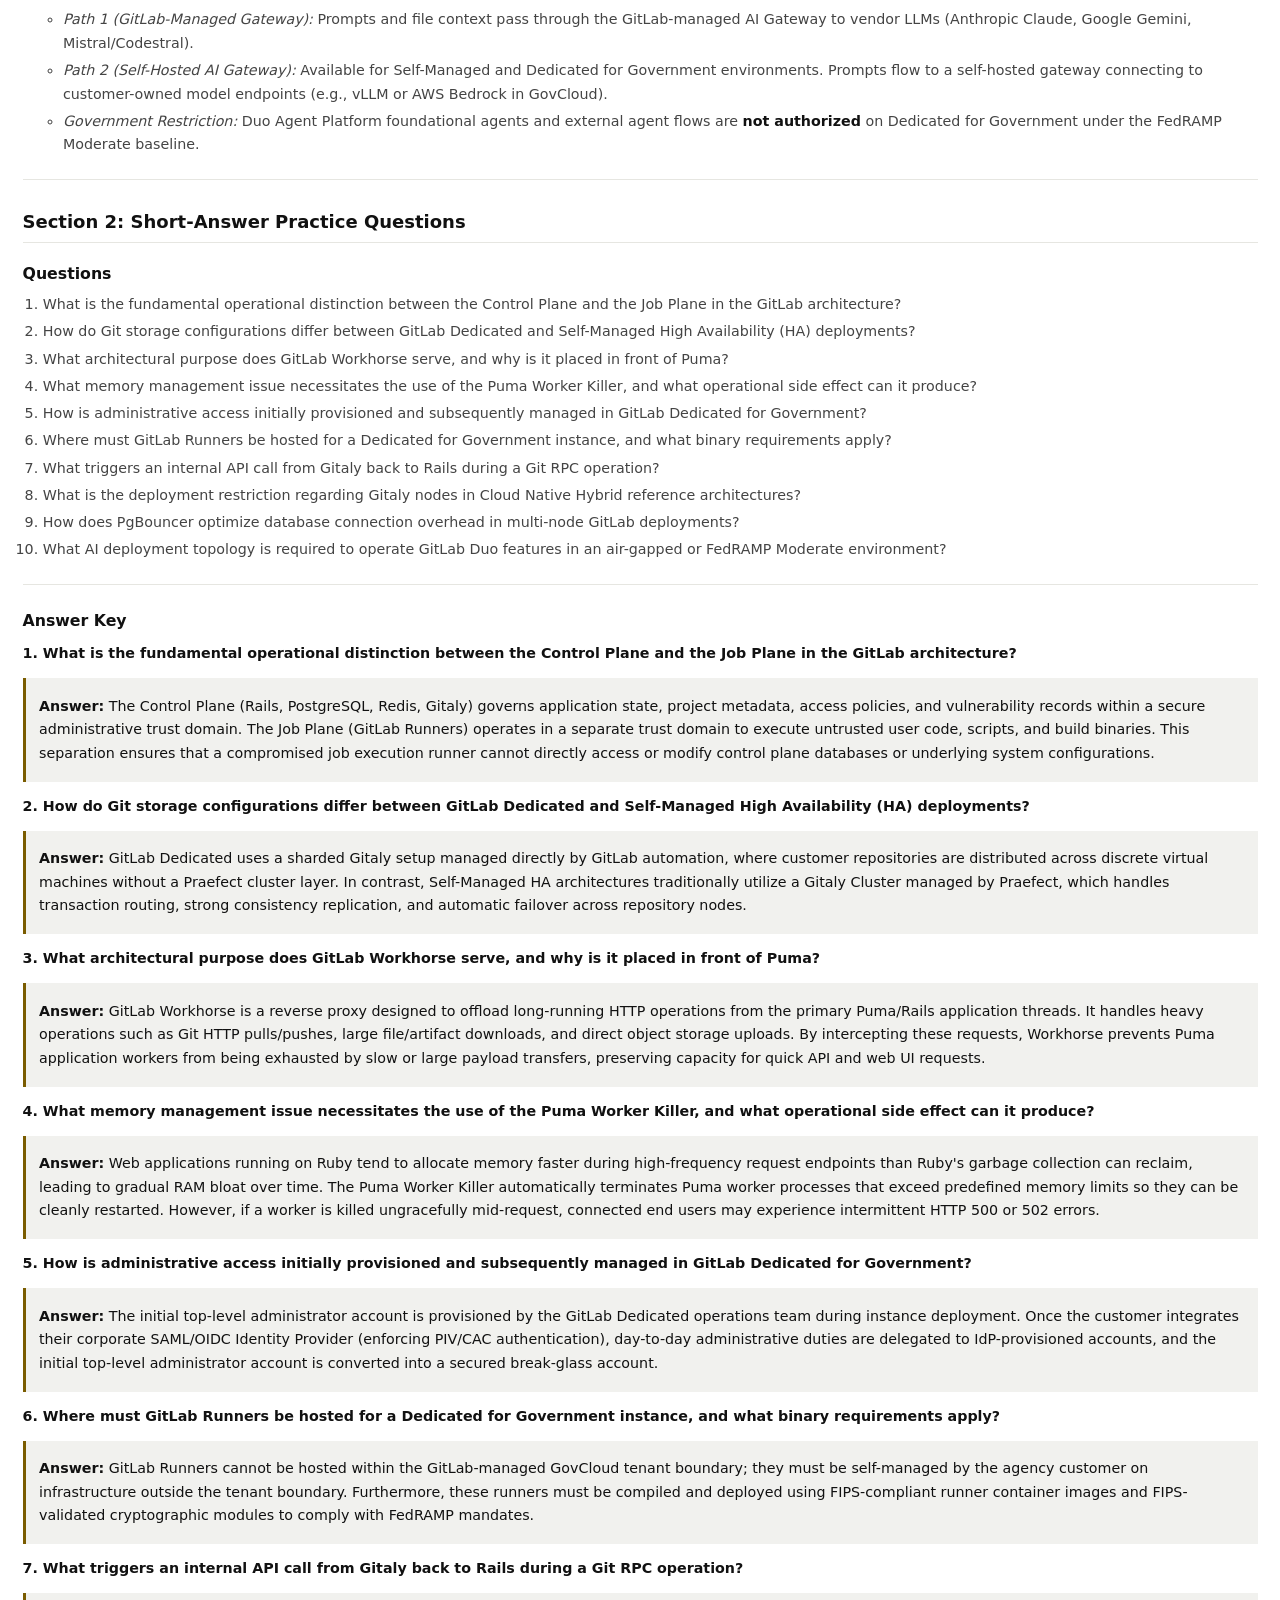
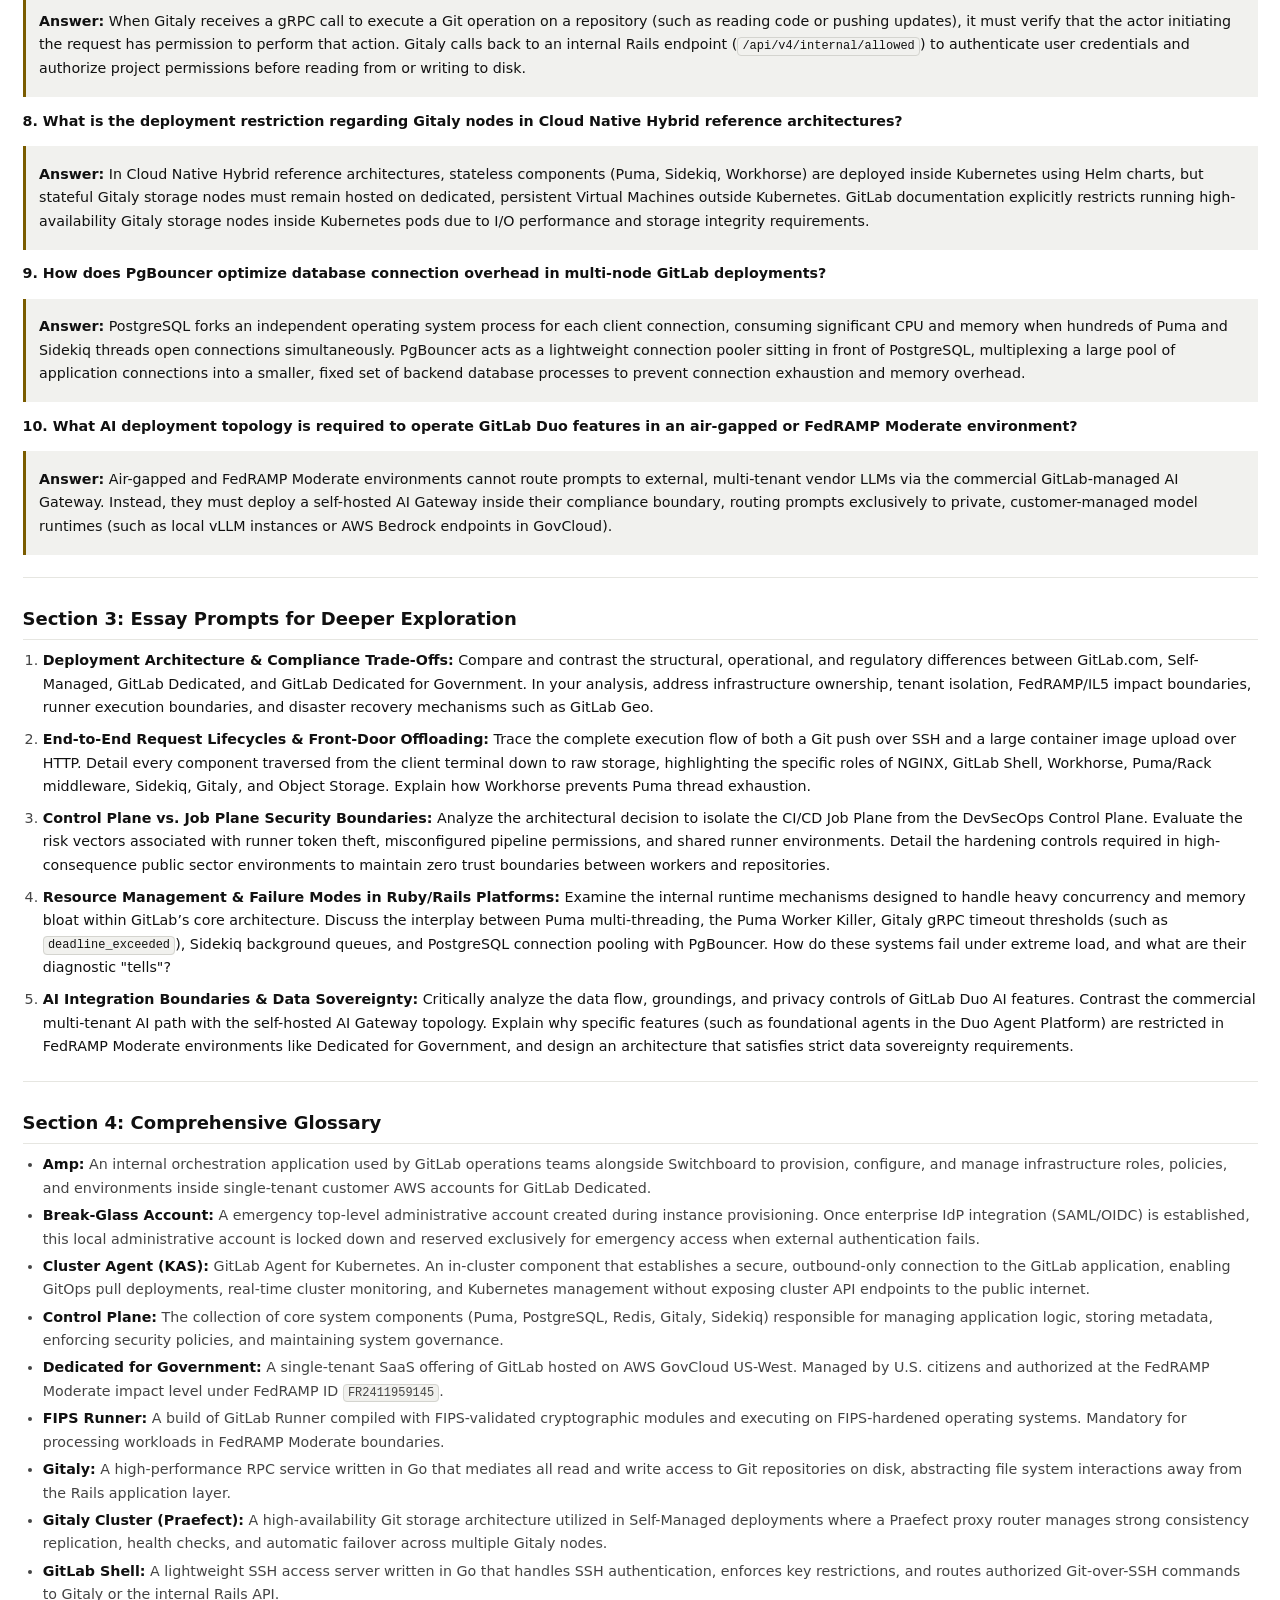
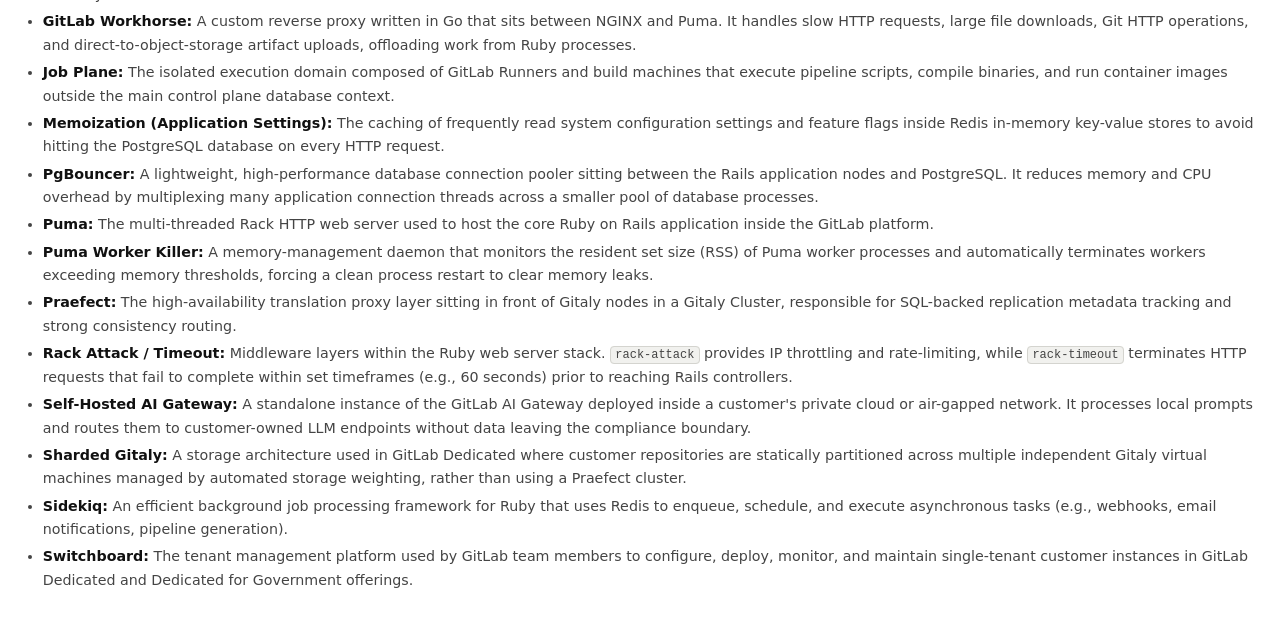
<file: library/05-gitlab-devsecops-platform-architecture_-comprehensive-study-guide.html>
<!DOCTYPE html>
<html lang="en">
<head>
<meta charset="UTF-8">
<meta name="viewport" content="width=device-width, initial-scale=1">
<title>GitLab DevSecOps Platform Architecture: Comprehensive Study Guide</title>
<link rel="stylesheet" href="../css/base.css">
<link rel="stylesheet" href="../css/theme.css">
<link rel="stylesheet" href="library.css">
<script>
(function(){
  try {
    var t = localStorage.getItem('learn_gitlab_theme') || 'light';
    if (t !== 'dark') t = 'light';
    document.documentElement.dataset.theme = t;
  } catch (e) { document.documentElement.dataset.theme = 'light'; }
})();
</script>
</head>
<body class="lib-doc">
<article class="prose">
<h1>GitLab DevSecOps Platform Architecture: Comprehensive Study Guide</h1>
<p>This study guide provides a detailed synthesis of the core concepts, runtime components, deployment models, security frameworks, and integration boundaries of the GitLab DevSecOps Platform Architecture. It is structured into four main sections: Architectural Overview &amp; Key Concepts, Short-Answer Practice Questions with an Answer Key, Essay Prompts for Deeper Exploration, and a Comprehensive Glossary.</p>
<hr />
<h2>Section 1: Architectural Overview &amp; Key Concepts</h2>
<h3>1. Conceptual Architecture: Capabilities &amp; Actors</h3>
<p>The conceptual architecture defines <em>what</em> the platform delivers and <em>why</em>, staying independent of specific product names, hosting regions, or cloud vendor SKUs. </p>
<ul>
<li><strong>Core Problem Solved:</strong> Disparate software tools (source control, CI/CD, security scanners, artifact registries) create fragmented change records, making auditing difficult and creating ambiguous boundaries between untrusted job execution and the governance control plane.</li>
<li><strong>System Purpose:</strong> Provide a single governed change path from intent to running software, serving as a unified system of record for source code, pipeline evidence, vulnerabilities, and deployment tracking.</li>
<li><strong>Key Conceptual Actors:</strong><ul>
<li><em>Developer:</em> Produces software changes and initiates pull/merge requests.</li>
<li><em>Reviewer:</em> Approves changes based on automated tests and security findings attached to the change record.</li>
<li><em>Security Operator:</em> Sets organizational scan policies and manages vulnerability waivers centrally.</li>
<li><em>Platform Operator:</em> Maintains control plane availability, database integrity, and identity integrations.</li>
<li><em>Job Operator:</em> Provisions and maintains isolated worker nodes that execute pipeline builds.</li>
<li><em>Identity Provider (IdP):</em> Authenticates actors via corporate Single Sign-On (SSO) and hardware tokens (PIV/CAC).</li>
<li><em>Authorizing Official (AO):</em> Issues an Authority to Operate (ATO) accepting residual risk for a specific impact level.</li>
<li><em>Auditor:</em> Evaluates compliance evidence without requiring manual system tours.</li>
</ul>
</li>
</ul>
<h4>Core Capabilities Matrix</h4>
<table>
<thead>
<tr>
<th style="text-align: left;">ID</th>
<th style="text-align: left;">Capability</th>
<th style="text-align: left;">Description / Delivered Outcome</th>
</tr>
</thead>
<tbody>
<tr>
<td style="text-align: left;"><strong>C1</strong></td>
<td style="text-align: left;">Change Record</td>
<td style="text-align: left;">Single object containing source diffs, reviewer discussions, and pipeline gate results.</td>
</tr>
<tr>
<td style="text-align: left;"><strong>C2</strong></td>
<td style="text-align: left;">Pipeline Contract</td>
<td style="text-align: left;">Declared execution plan defining sequential or parallel jobs triggered by code events.</td>
</tr>
<tr>
<td style="text-align: left;"><strong>C3</strong></td>
<td style="text-align: left;">Job Execution</td>
<td style="text-align: left;">Execution of untrusted code on isolated workers, segregated from control plane memory.</td>
</tr>
<tr>
<td style="text-align: left;"><strong>C4</strong></td>
<td style="text-align: left;">Finding Record</td>
<td style="text-align: left;">Automated security scan findings parsed and attached directly to the change record.</td>
</tr>
<tr>
<td style="text-align: left;"><strong>C5</strong></td>
<td style="text-align: left;">Artifact Store</td>
<td style="text-align: left;">Integrated repository storing compiled binary images and dependency packages next to source code.</td>
</tr>
<tr>
<td style="text-align: left;"><strong>C6</strong></td>
<td style="text-align: left;">Git Storage Access</td>
<td style="text-align: left;">Repository history served exclusively through a structured Git RPC layer rather than direct app disk access.</td>
</tr>
<tr>
<td style="text-align: left;"><strong>C7</strong></td>
<td style="text-align: left;">Deployment Offerings</td>
<td style="text-align: left;">Modular offering models supporting varying operational boundaries and FedRAMP/DoD impact levels.</td>
</tr>
<tr>
<td style="text-align: left;"><strong>C8</strong></td>
<td style="text-align: left;">Identity Handoff</td>
<td style="text-align: left;">Federated user login handoff delegating authentication to external enterprise IdPs.</td>
</tr>
<tr>
<td style="text-align: left;"><strong>C9</strong></td>
<td style="text-align: left;">AI Assistance</td>
<td style="text-align: left;">Grounded LLM assistance for code generation, chat, and vulnerability explanation via controlled pathways.</td>
</tr>
</tbody>
</table>
<hr />
<h3>2. Logical Architecture &amp; Runtime Components</h3>
<p>The logical architecture maps platform capabilities to vendor-neutral components, data entities, and execution planes.</p>
<pre><code>       [ HTTP / SSH Front Door ] (NGINX / GitLab Shell)
                  |
                  v
         [ Application Layer ] (Puma / Rails) &lt;---&gt; [ System Database ] (PostgreSQL)
           /              \                         [ Session / Cache  ] (Redis)
          /                \
         v                  v
[ Background Queue ]    [ Git RPC Layer ]
     (Sidekiq)              (Gitaly)
         |                      |
         v                      v
[ Job Workers ] &lt;-------&gt; [ Repositories &amp; Artifacts ]
   (Runners)                 (Disk / Object Store)
</code></pre>
<h4>Runtime Component Breakdown</h4>
<ol>
<li><strong>Front Doors (NGINX &amp; GitLab Shell):</strong> Handles incoming web, API, Git-over-HTTP, and Git-over-SSH traffic. TLS terminates at NGINX, while GitLab Shell handles SSH key authorization.</li>
<li><strong>GitLab Workhorse:</strong> A reverse proxy sitting between NGINX and Puma. It intercepts long-running requests, large file downloads, Git HTTP operations, and direct artifact uploads to object storage, bypassing Rails to prevent application server thread saturation.</li>
<li><strong>Application Web Server (Puma / Rails):</strong> Serves web requests, processes API calls, renders interfaces, and executes core business logic. Puma acts as the Rack web server hosting the Ruby on Rails application.</li>
<li><strong>Background Queue (Sidekiq):</strong> Executes asynchronous background jobs (e.g., email notifications, import operations, pipeline fan-outs, security job creation). Utilizes Redis for job queuing.</li>
<li><strong>Session &amp; Cache Store (Redis):</strong> Fast, in-memory key-value store used for session state, application setting caching (memoization), rate-limiting metadata, and Sidekiq background job queues.</li>
<li><strong>System of Record Database (PostgreSQL):</strong> Relational database storing persistent metadata including user accounts, project configurations, issue tracking, merge request states, and security findings (<code>hq_production</code>).</li>
<li><strong>Git RPC Service (Gitaly):</strong> Dedicated service encapsulating all Git repository access on disk. Serves high-performance gRPC calls from Rails/Sidekiq, preventing application nodes from mounting shared network file systems directly.</li>
<li><strong>Job Workers (GitLab Runner):</strong> Independent agents running on physical or virtual infrastructure. They poll the job queue API, pull repository code, execute build scripts inside containers, and upload build logs/artifacts back to the control plane.</li>
<li><strong>Cluster Agent (KAS):</strong> GitLab Agent for Kubernetes; maintains an outbound connection from inside client Kubernetes clusters to the control plane for GitOps pull deployments and cluster management.</li>
</ol>
<hr />
<h3>3. Physical Offerings &amp; Deployment Architectures</h3>
<p>GitLab is packaged and deployed across four distinct offerings tailored to different data impact levels, infrastructure owners, and compliance frameworks.</p>
<h4>Platform Offerings Comparison</h4>
<table>
<thead>
<tr>
<th style="text-align: left;">Feature / Parameter</th>
<th style="text-align: left;">GitLab.com</th>
<th style="text-align: left;">Self-Managed</th>
<th style="text-align: left;">GitLab Dedicated</th>
<th style="text-align: left;">Dedicated for Government</th>
</tr>
</thead>
<tbody>
<tr>
<td style="text-align: left;"><strong>Infra Operator</strong></td>
<td style="text-align: left;">GitLab Inc.</td>
<td style="text-align: left;">Customer</td>
<td style="text-align: left;">GitLab (Switchboard/Amp)</td>
<td style="text-align: left;">GitLab (Switchboard/Amp)</td>
</tr>
<tr>
<td style="text-align: left;"><strong>Tenant Isolation</strong></td>
<td style="text-align: left;">Multi-tenant SaaS</td>
<td style="text-align: left;">Customer-defined</td>
<td style="text-align: left;">Single-tenant AWS Account</td>
<td style="text-align: left;">Single-tenant AWS GovCloud</td>
</tr>
<tr>
<td style="text-align: left;"><strong>Cloud Region</strong></td>
<td style="text-align: left;">AWS Commercial</td>
<td style="text-align: left;">Any (On-Prem / Cloud)</td>
<td style="text-align: left;">Commercial AWS</td>
<td style="text-align: left;">AWS GovCloud US-West</td>
</tr>
<tr>
<td style="text-align: left;"><strong>Compliance Level</strong></td>
<td style="text-align: left;">Commercial</td>
<td style="text-align: left;">Customer ATO (IL5/Air-Gap)</td>
<td style="text-align: left;">SOC2 / ISO</td>
<td style="text-align: left;">FedRAMP Moderate (FR2411959145)</td>
</tr>
<tr>
<td style="text-align: left;"><strong>Git Storage Topology</strong></td>
<td style="text-align: left;">GitLab Gitaly</td>
<td style="text-align: left;">Gitaly / Praefect Cluster</td>
<td style="text-align: left;">Sharded Gitaly (No Praefect)</td>
<td style="text-align: left;">Sharded Gitaly (No Praefect)</td>
</tr>
<tr>
<td style="text-align: left;"><strong>Runner Infrastructure</strong></td>
<td style="text-align: left;">Shared / Self-hosted</td>
<td style="text-align: left;">Customer-managed</td>
<td style="text-align: left;">Hosted or Customer</td>
<td style="text-align: left;"><strong>Customer Self-Managed FIPS Only</strong></td>
</tr>
<tr>
<td style="text-align: left;"><strong>Identity / Auth</strong></td>
<td style="text-align: left;">Native / SAML / OIDC</td>
<td style="text-align: left;">Native / SAML / OIDC</td>
<td style="text-align: left;">Enterprise SAML / OIDC</td>
<td style="text-align: left;">Agency IdP (PIV / CAC Required)</td>
</tr>
<tr>
<td style="text-align: left;"><strong>AI Gateway Default</strong></td>
<td style="text-align: left;">GitLab Cloud Gateway</td>
<td style="text-align: left;">Cloud or Self-Hosted</td>
<td style="text-align: left;">Dedicated Duo Gateway</td>
<td style="text-align: left;"><strong>Self-Hosted AI Gateway Only</strong></td>
</tr>
</tbody>
</table>
<h4>Dedicated for Government Topology</h4>
<ul>
<li><strong>Infrastructure:</strong> Deployed exclusively within AWS GovCloud US-West in isolated single-tenant AWS accounts. Managed by U.S. citizens via GitLab Switchboard and Amp orchestration frameworks.</li>
<li><strong>FedRAMP Authorization:</strong> Holds a FedRAMP Moderate Authority to Operate (ATO) sponsored by the General Services Administration (GSA), listed under FedRAMP ID <code>FR2411959145</code>.</li>
<li><strong>Runner Isolation:</strong> GitLab-hosted runners are <strong>not</strong> permitted inside the government tenant boundary. Federal agencies must deploy their own self-managed, FIPS-compliant runners on agency-controlled infrastructure outside the tenant.</li>
<li><strong>Private Connectivity:</strong> Supports AWS PrivateLink for inbound user access, outbound API connections, and Geo data migration without exposure to the public internet.</li>
</ul>
<hr />
<h3>4. Integration Surface &amp; AI Data Paths</h3>
<ul>
<li><strong>Identity &amp; Access Management:</strong> Integrates with enterprise IdPs via SAML and OIDC. PIV/CAC smartcard authentication is enforced at the agency IdP level. Built-in authorization roles include Minimal Access, Guest, Planner, Reporter, Developer, Maintainer, Owner, Auditor (read-only compliance access), External Users, and automated Service Accounts.</li>
<li><strong>Vulnerability Management Workflow:</strong> Integrates automated scanning into an iterative lifecycle:<br />
    $$\text{Detect} \longrightarrow \text{Triage} \longrightarrow \text{Analyze} \longrightarrow \text{Remediate} \longrightarrow \text{Optimize}$$<br />
    Tools embedded into CI/CD jobs include Semgrep (SAST), OWASP ZAP (DAST), Dependency-Check (SBOM/Dependencies), Container Scanning, and Secret Detection.</li>
</ul>
<pre><code>[ Developer Client / IDE ]
         |
         v
[ GitLab Rails Application ]
         |
         +---------------------------------------+
         | (Commercial Path)                     | (GovCloud / Air-Gap Path)
         v                                       v
[ GitLab-Managed AI Gateway ]           [ Customer Self-Hosted AI Gateway ]
         |                                       |
         v                                       v
[ Multi-Tenant Vendor LLMs ]            [ Private Models / Bedrock GovCloud ]
(Claude, Gemini, Codestral)             (vLLM, Customer AWS Account)
</code></pre>
<ul>
<li><strong>AI Feature Architecture (GitLab Duo):</strong><ul>
<li><em>Path 1 (GitLab-Managed Gateway):</em> Prompts and file context pass through the GitLab-managed AI Gateway to vendor LLMs (Anthropic Claude, Google Gemini, Mistral/Codestral).</li>
<li><em>Path 2 (Self-Hosted AI Gateway):</em> Available for Self-Managed and Dedicated for Government environments. Prompts flow to a self-hosted gateway connecting to customer-owned model endpoints (e.g., vLLM or AWS Bedrock in GovCloud).</li>
<li><em>Government Restriction:</em> Duo Agent Platform foundational agents and external agent flows are <strong>not authorized</strong> on Dedicated for Government under the FedRAMP Moderate baseline.</li>
</ul>
</li>
</ul>
<hr />
<h2>Section 2: Short-Answer Practice Questions</h2>
<h3>Questions</h3>
<ol>
<li>What is the fundamental operational distinction between the Control Plane and the Job Plane in the GitLab architecture?</li>
<li>How do Git storage configurations differ between GitLab Dedicated and Self-Managed High Availability (HA) deployments?</li>
<li>What architectural purpose does GitLab Workhorse serve, and why is it placed in front of Puma?</li>
<li>What memory management issue necessitates the use of the Puma Worker Killer, and what operational side effect can it produce?</li>
<li>How is administrative access initially provisioned and subsequently managed in GitLab Dedicated for Government?</li>
<li>Where must GitLab Runners be hosted for a Dedicated for Government instance, and what binary requirements apply?</li>
<li>What triggers an internal API call from Gitaly back to Rails during a Git RPC operation?</li>
<li>What is the deployment restriction regarding Gitaly nodes in Cloud Native Hybrid reference architectures?</li>
<li>How does PgBouncer optimize database connection overhead in multi-node GitLab deployments?</li>
<li>What AI deployment topology is required to operate GitLab Duo features in an air-gapped or FedRAMP Moderate environment?</li>
</ol>
<hr />
<h3>Answer Key</h3>
<p><strong>1. What is the fundamental operational distinction between the Control Plane and the Job Plane in the GitLab architecture?</strong></p>
<blockquote>
<p><strong>Answer:</strong> The Control Plane (Rails, PostgreSQL, Redis, Gitaly) governs application state, project metadata, access policies, and vulnerability records within a secure administrative trust domain. The Job Plane (GitLab Runners) operates in a separate trust domain to execute untrusted user code, scripts, and build binaries. This separation ensures that a compromised job execution runner cannot directly access or modify control plane databases or underlying system configurations.</p>
</blockquote>
<p><strong>2. How do Git storage configurations differ between GitLab Dedicated and Self-Managed High Availability (HA) deployments?</strong></p>
<blockquote>
<p><strong>Answer:</strong> GitLab Dedicated uses a sharded Gitaly setup managed directly by GitLab automation, where customer repositories are distributed across discrete virtual machines without a Praefect cluster layer. In contrast, Self-Managed HA architectures traditionally utilize a Gitaly Cluster managed by Praefect, which handles transaction routing, strong consistency replication, and automatic failover across repository nodes.</p>
</blockquote>
<p><strong>3. What architectural purpose does GitLab Workhorse serve, and why is it placed in front of Puma?</strong></p>
<blockquote>
<p><strong>Answer:</strong> GitLab Workhorse is a reverse proxy designed to offload long-running HTTP operations from the primary Puma/Rails application threads. It handles heavy operations such as Git HTTP pulls/pushes, large file/artifact downloads, and direct object storage uploads. By intercepting these requests, Workhorse prevents Puma application workers from being exhausted by slow or large payload transfers, preserving capacity for quick API and web UI requests.</p>
</blockquote>
<p><strong>4. What memory management issue necessitates the use of the Puma Worker Killer, and what operational side effect can it produce?</strong></p>
<blockquote>
<p><strong>Answer:</strong> Web applications running on Ruby tend to allocate memory faster during high-frequency request endpoints than Ruby's garbage collection can reclaim, leading to gradual RAM bloat over time. The Puma Worker Killer automatically terminates Puma worker processes that exceed predefined memory limits so they can be cleanly restarted. However, if a worker is killed ungracefully mid-request, connected end users may experience intermittent HTTP 500 or 502 errors.</p>
</blockquote>
<p><strong>5. How is administrative access initially provisioned and subsequently managed in GitLab Dedicated for Government?</strong></p>
<blockquote>
<p><strong>Answer:</strong> The initial top-level administrator account is provisioned by the GitLab Dedicated operations team during instance deployment. Once the customer integrates their corporate SAML/OIDC Identity Provider (enforcing PIV/CAC authentication), day-to-day administrative duties are delegated to IdP-provisioned accounts, and the initial top-level administrator account is converted into a secured break-glass account.</p>
</blockquote>
<p><strong>6. Where must GitLab Runners be hosted for a Dedicated for Government instance, and what binary requirements apply?</strong></p>
<blockquote>
<p><strong>Answer:</strong> GitLab Runners cannot be hosted within the GitLab-managed GovCloud tenant boundary; they must be self-managed by the agency customer on infrastructure outside the tenant boundary. Furthermore, these runners must be compiled and deployed using FIPS-compliant runner container images and FIPS-validated cryptographic modules to comply with FedRAMP mandates.</p>
</blockquote>
<p><strong>7. What triggers an internal API call from Gitaly back to Rails during a Git RPC operation?</strong></p>
<blockquote>
<p><strong>Answer:</strong> When Gitaly receives a gRPC call to execute a Git operation on a repository (such as reading code or pushing updates), it must verify that the actor initiating the request has permission to perform that action. Gitaly calls back to an internal Rails endpoint (<code>/api/v4/internal/allowed</code>) to authenticate user credentials and authorize project permissions before reading from or writing to disk.</p>
</blockquote>
<p><strong>8. What is the deployment restriction regarding Gitaly nodes in Cloud Native Hybrid reference architectures?</strong></p>
<blockquote>
<p><strong>Answer:</strong> In Cloud Native Hybrid reference architectures, stateless components (Puma, Sidekiq, Workhorse) are deployed inside Kubernetes using Helm charts, but stateful Gitaly storage nodes must remain hosted on dedicated, persistent Virtual Machines outside Kubernetes. GitLab documentation explicitly restricts running high-availability Gitaly storage nodes inside Kubernetes pods due to I/O performance and storage integrity requirements.</p>
</blockquote>
<p><strong>9. How does PgBouncer optimize database connection overhead in multi-node GitLab deployments?</strong></p>
<blockquote>
<p><strong>Answer:</strong> PostgreSQL forks an independent operating system process for each client connection, consuming significant CPU and memory when hundreds of Puma and Sidekiq threads open connections simultaneously. PgBouncer acts as a lightweight connection pooler sitting in front of PostgreSQL, multiplexing a large pool of application connections into a smaller, fixed set of backend database processes to prevent connection exhaustion and memory overhead.</p>
</blockquote>
<p><strong>10. What AI deployment topology is required to operate GitLab Duo features in an air-gapped or FedRAMP Moderate environment?</strong></p>
<blockquote>
<p><strong>Answer:</strong> Air-gapped and FedRAMP Moderate environments cannot route prompts to external, multi-tenant vendor LLMs via the commercial GitLab-managed AI Gateway. Instead, they must deploy a self-hosted AI Gateway inside their compliance boundary, routing prompts exclusively to private, customer-managed model runtimes (such as local vLLM instances or AWS Bedrock endpoints in GovCloud).</p>
</blockquote>
<hr />
<h2>Section 3: Essay Prompts for Deeper Exploration</h2>
<ol>
<li>
<p><strong>Deployment Architecture &amp; Compliance Trade-Offs:</strong> Compare and contrast the structural, operational, and regulatory differences between GitLab.com, Self-Managed, GitLab Dedicated, and GitLab Dedicated for Government. In your analysis, address infrastructure ownership, tenant isolation, FedRAMP/IL5 impact boundaries, runner execution boundaries, and disaster recovery mechanisms such as GitLab Geo.</p>
</li>
<li>
<p><strong>End-to-End Request Lifecycles &amp; Front-Door Offloading:</strong> Trace the complete execution flow of both a Git push over SSH and a large container image upload over HTTP. Detail every component traversed from the client terminal down to raw storage, highlighting the specific roles of NGINX, GitLab Shell, Workhorse, Puma/Rack middleware, Sidekiq, Gitaly, and Object Storage. Explain how Workhorse prevents Puma thread exhaustion.</p>
</li>
<li>
<p><strong>Control Plane vs. Job Plane Security Boundaries:</strong> Analyze the architectural decision to isolate the CI/CD Job Plane from the DevSecOps Control Plane. Evaluate the risk vectors associated with runner token theft, misconfigured pipeline permissions, and shared runner environments. Detail the hardening controls required in high-consequence public sector environments to maintain zero trust boundaries between workers and repositories.</p>
</li>
<li>
<p><strong>Resource Management &amp; Failure Modes in Ruby/Rails Platforms:</strong> Examine the internal runtime mechanisms designed to handle heavy concurrency and memory bloat within GitLab’s core architecture. Discuss the interplay between Puma multi-threading, the Puma Worker Killer, Gitaly gRPC timeout thresholds (such as <code>deadline_exceeded</code>), Sidekiq background queues, and PostgreSQL connection pooling with PgBouncer. How do these systems fail under extreme load, and what are their diagnostic "tells"?</p>
</li>
<li>
<p><strong>AI Integration Boundaries &amp; Data Sovereignty:</strong> Critically analyze the data flow, groundings, and privacy controls of GitLab Duo AI features. Contrast the commercial multi-tenant AI path with the self-hosted AI Gateway topology. Explain why specific features (such as foundational agents in the Duo Agent Platform) are restricted in FedRAMP Moderate environments like Dedicated for Government, and design an architecture that satisfies strict data sovereignty requirements.</p>
</li>
</ol>
<hr />
<h2>Section 4: Comprehensive Glossary</h2>
<ul>
<li><strong>Amp:</strong> An internal orchestration application used by GitLab operations teams alongside Switchboard to provision, configure, and manage infrastructure roles, policies, and environments inside single-tenant customer AWS accounts for GitLab Dedicated.</li>
<li><strong>Break-Glass Account:</strong> A emergency top-level administrative account created during instance provisioning. Once enterprise IdP integration (SAML/OIDC) is established, this local administrative account is locked down and reserved exclusively for emergency access when external authentication fails.</li>
<li><strong>Cluster Agent (KAS):</strong> GitLab Agent for Kubernetes. An in-cluster component that establishes a secure, outbound-only connection to the GitLab application, enabling GitOps pull deployments, real-time cluster monitoring, and Kubernetes management without exposing cluster API endpoints to the public internet.</li>
<li><strong>Control Plane:</strong> The collection of core system components (Puma, PostgreSQL, Redis, Gitaly, Sidekiq) responsible for managing application logic, storing metadata, enforcing security policies, and maintaining system governance.</li>
<li><strong>Dedicated for Government:</strong> A single-tenant SaaS offering of GitLab hosted on AWS GovCloud US-West. Managed by U.S. citizens and authorized at the FedRAMP Moderate impact level under FedRAMP ID <code>FR2411959145</code>.</li>
<li><strong>FIPS Runner:</strong> A build of GitLab Runner compiled with FIPS-validated cryptographic modules and executing on FIPS-hardened operating systems. Mandatory for processing workloads in FedRAMP Moderate boundaries.</li>
<li><strong>Gitaly:</strong> A high-performance RPC service written in Go that mediates all read and write access to Git repositories on disk, abstracting file system interactions away from the Rails application layer.</li>
<li><strong>Gitaly Cluster (Praefect):</strong> A high-availability Git storage architecture utilized in Self-Managed deployments where a Praefect proxy router manages strong consistency replication, health checks, and automatic failover across multiple Gitaly nodes.</li>
<li><strong>GitLab Shell:</strong> A lightweight SSH access server written in Go that handles SSH authentication, enforces key restrictions, and routes authorized Git-over-SSH commands to Gitaly or the internal Rails API.</li>
<li><strong>GitLab Workhorse:</strong> A custom reverse proxy written in Go that sits between NGINX and Puma. It handles slow HTTP requests, large file downloads, Git HTTP operations, and direct-to-object-storage artifact uploads, offloading work from Ruby processes.</li>
<li><strong>Job Plane:</strong> The isolated execution domain composed of GitLab Runners and build machines that execute pipeline scripts, compile binaries, and run container images outside the main control plane database context.</li>
<li><strong>Memoization (Application Settings):</strong> The caching of frequently read system configuration settings and feature flags inside Redis in-memory key-value stores to avoid hitting the PostgreSQL database on every HTTP request.</li>
<li><strong>PgBouncer:</strong> A lightweight, high-performance database connection pooler sitting between the Rails application nodes and PostgreSQL. It reduces memory and CPU overhead by multiplexing many application connection threads across a smaller pool of database processes.</li>
<li><strong>Puma:</strong> The multi-threaded Rack HTTP web server used to host the core Ruby on Rails application inside the GitLab platform.</li>
<li><strong>Puma Worker Killer:</strong> A memory-management daemon that monitors the resident set size (RSS) of Puma worker processes and automatically terminates workers exceeding memory thresholds, forcing a clean process restart to clear memory leaks.</li>
<li><strong>Praefect:</strong> The high-availability translation proxy layer sitting in front of Gitaly nodes in a Gitaly Cluster, responsible for SQL-backed replication metadata tracking and strong consistency routing.</li>
<li><strong>Rack Attack / Timeout:</strong> Middleware layers within the Ruby web server stack. <code>rack-attack</code> provides IP throttling and rate-limiting, while <code>rack-timeout</code> terminates HTTP requests that fail to complete within set timeframes (e.g., 60 seconds) prior to reaching Rails controllers.</li>
<li><strong>Self-Hosted AI Gateway:</strong> A standalone instance of the GitLab AI Gateway deployed inside a customer's private cloud or air-gapped network. It processes local prompts and routes them to customer-owned LLM endpoints without data leaving the compliance boundary.</li>
<li><strong>Sharded Gitaly:</strong> A storage architecture used in GitLab Dedicated where customer repositories are statically partitioned across multiple independent Gitaly virtual machines managed by automated storage weighting, rather than using a Praefect cluster.</li>
<li><strong>Sidekiq:</strong> An efficient background job processing framework for Ruby that uses Redis to enqueue, schedule, and execute asynchronous tasks (e.g., webhooks, email notifications, pipeline generation).</li>
<li><strong>Switchboard:</strong> The tenant management platform used by GitLab team members to configure, deploy, monitor, and maintain single-tenant customer instances in GitLab Dedicated and Dedicated for Government offerings.</li>
</ul>
</article>
</body>
</html>
</file>
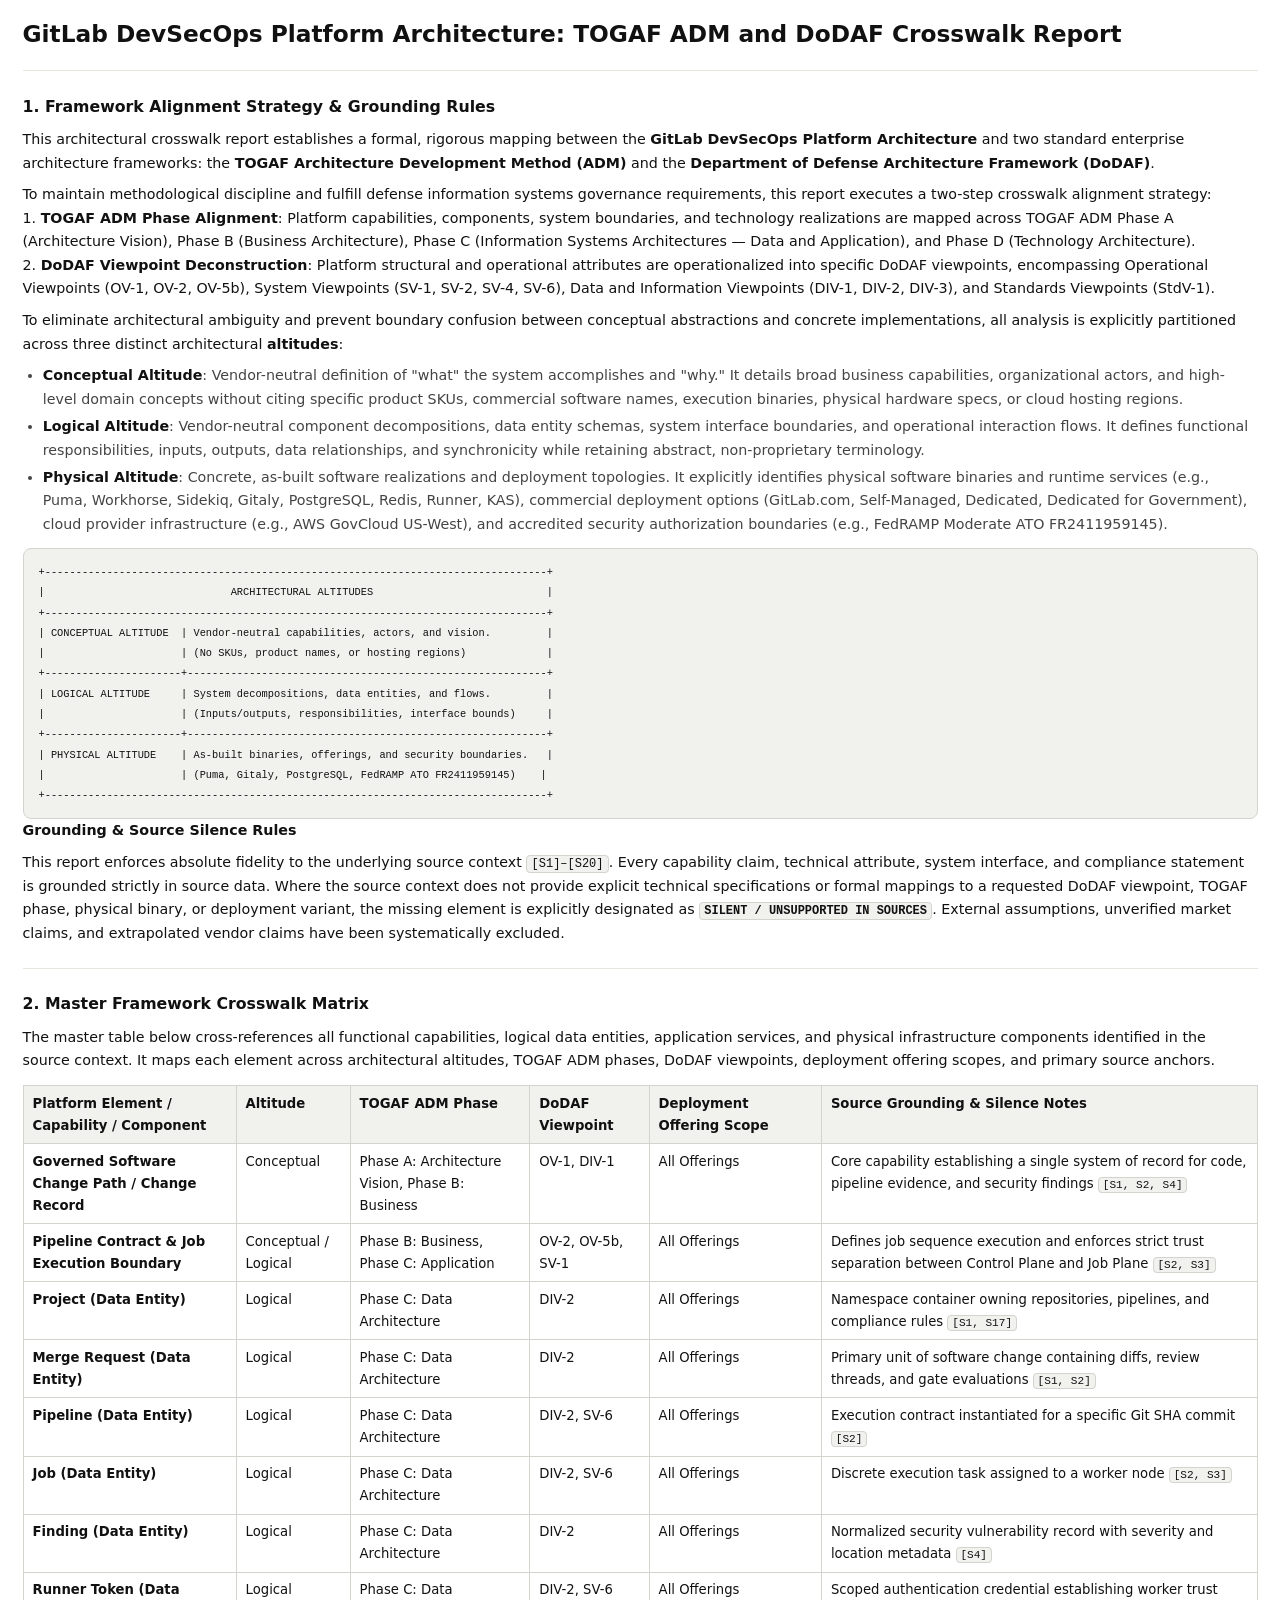
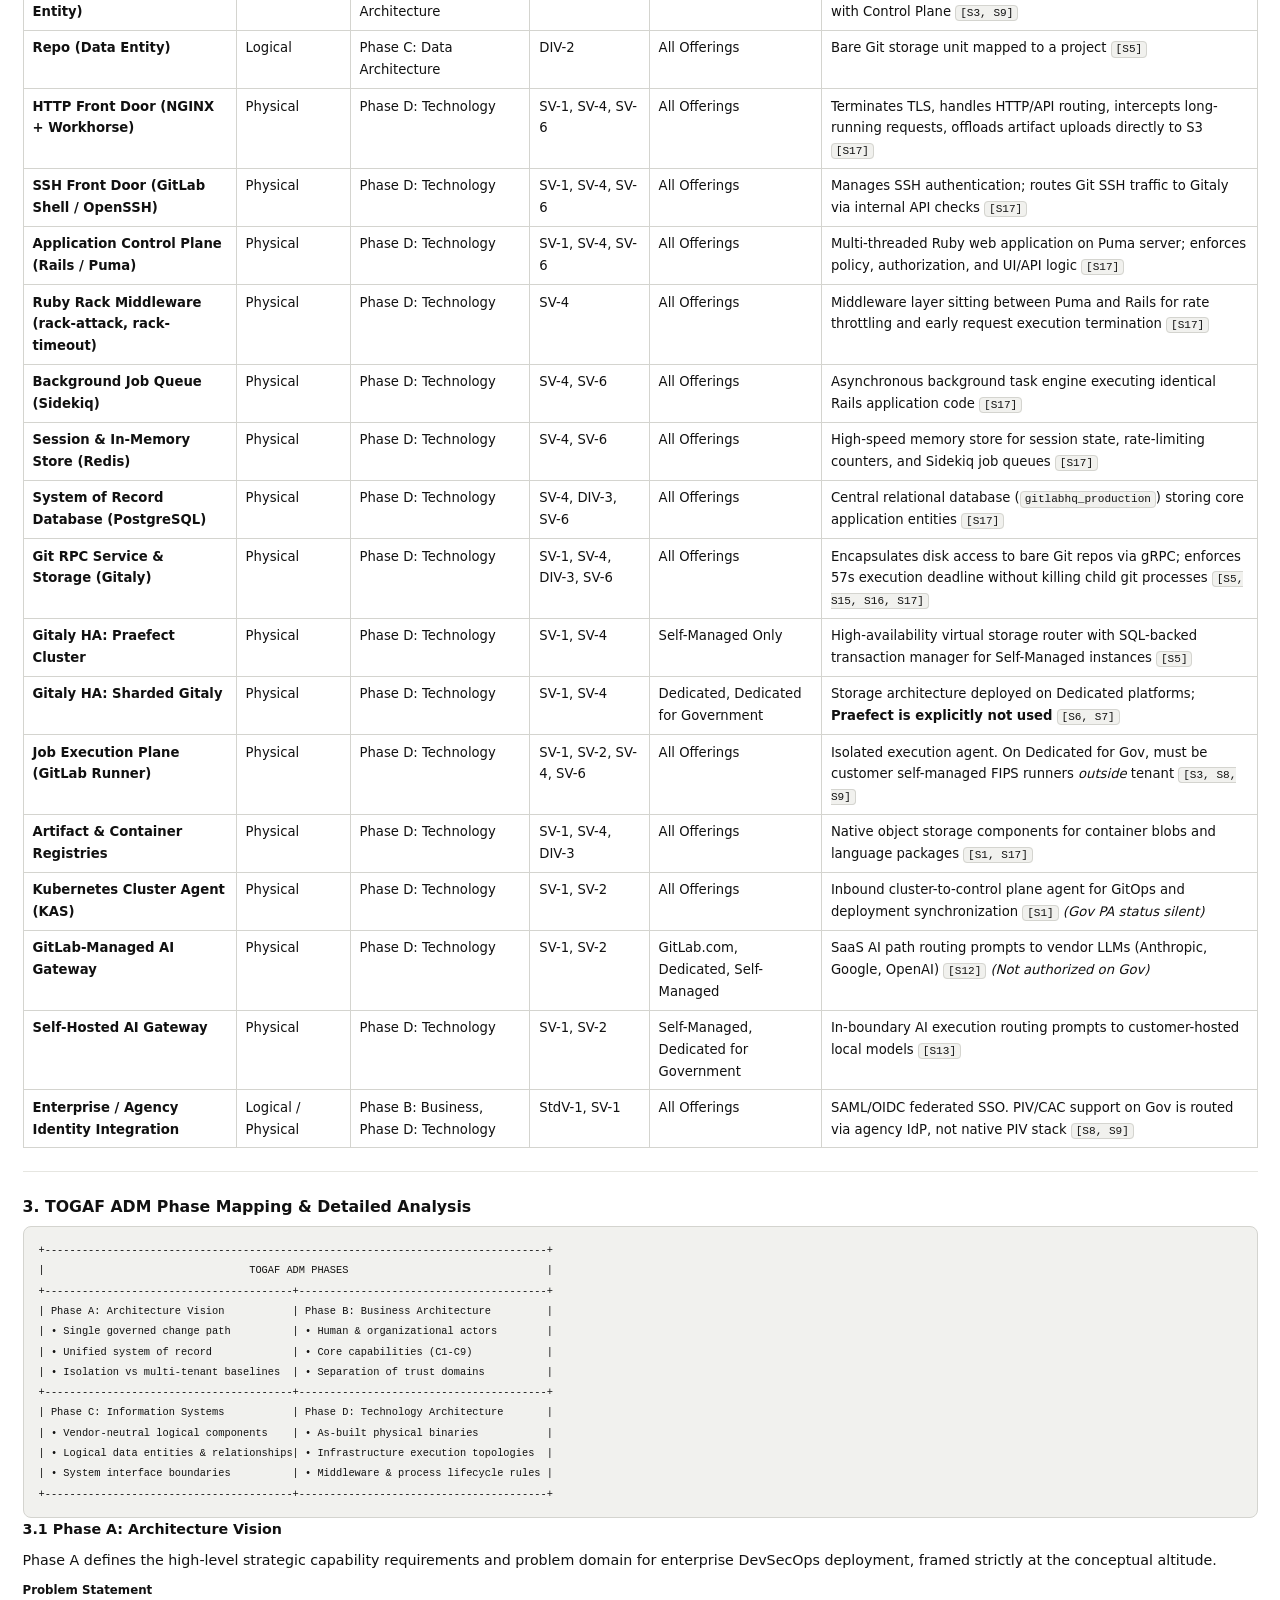
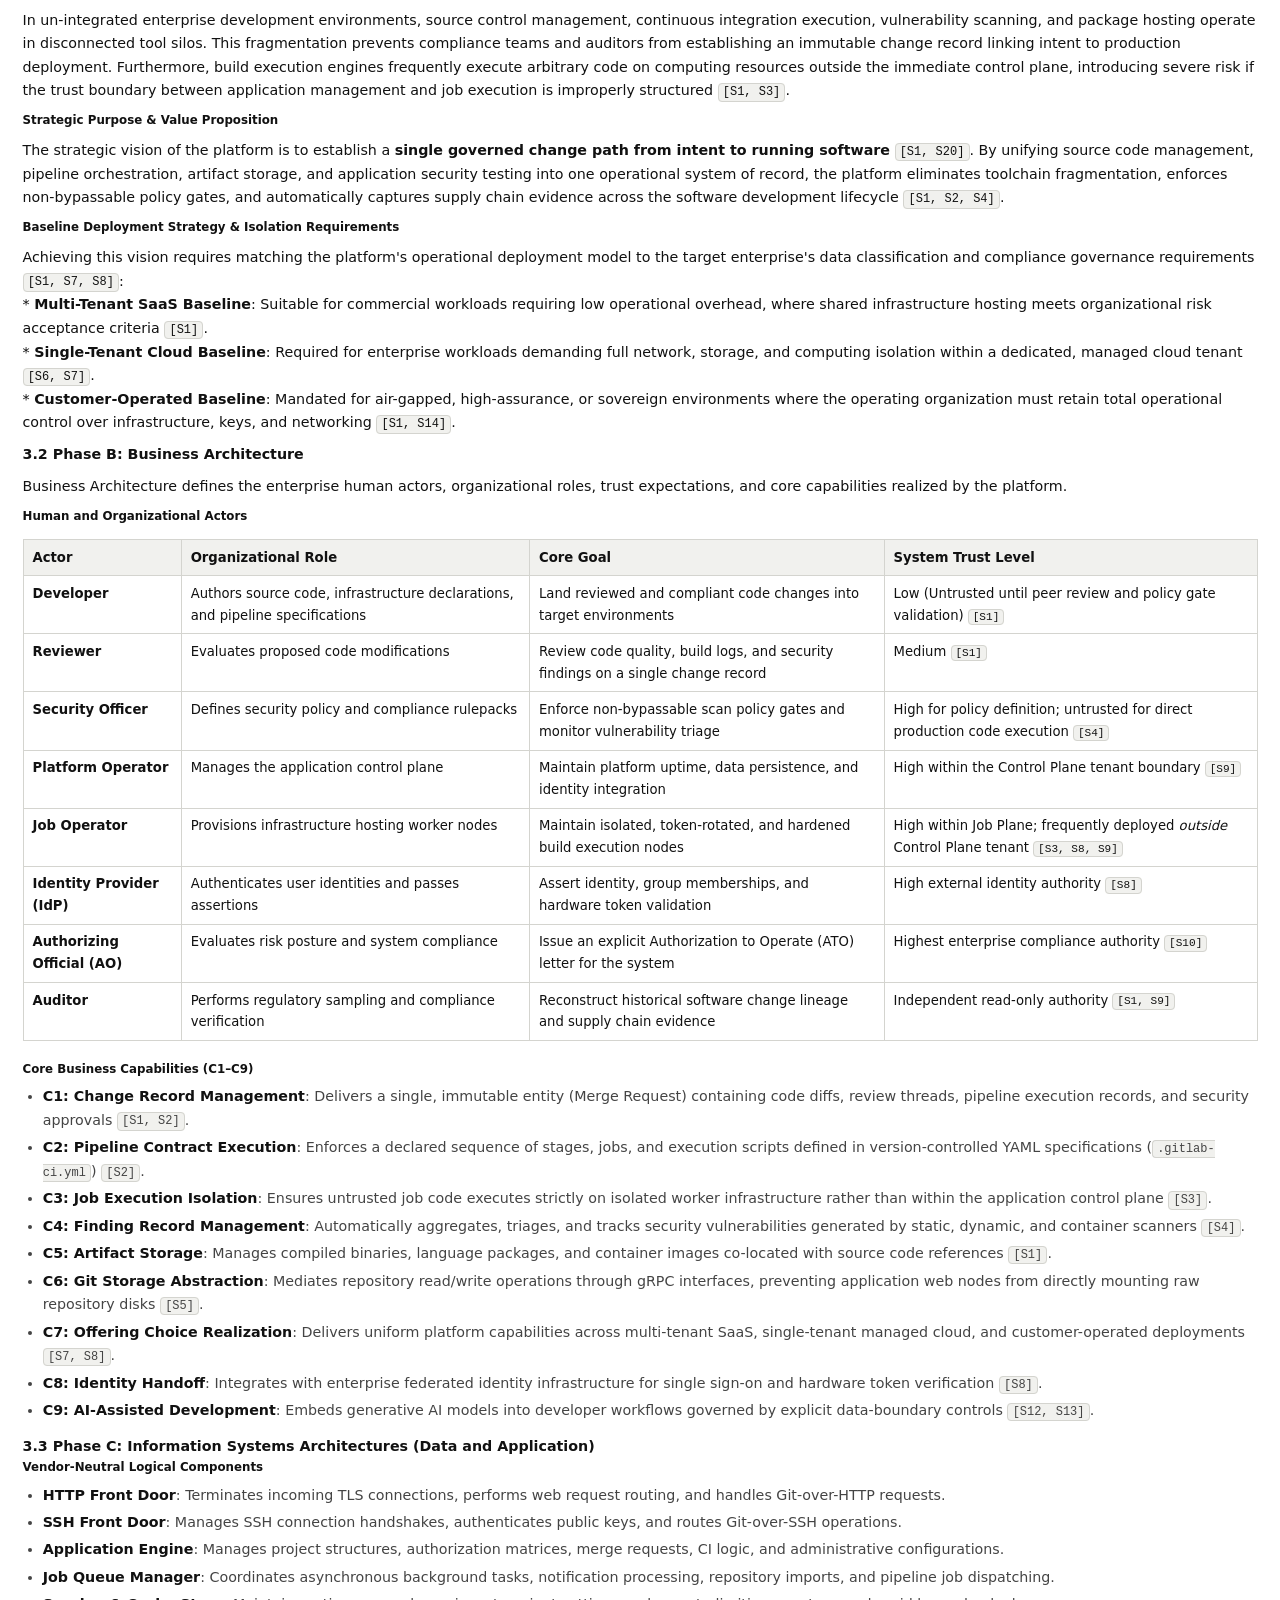
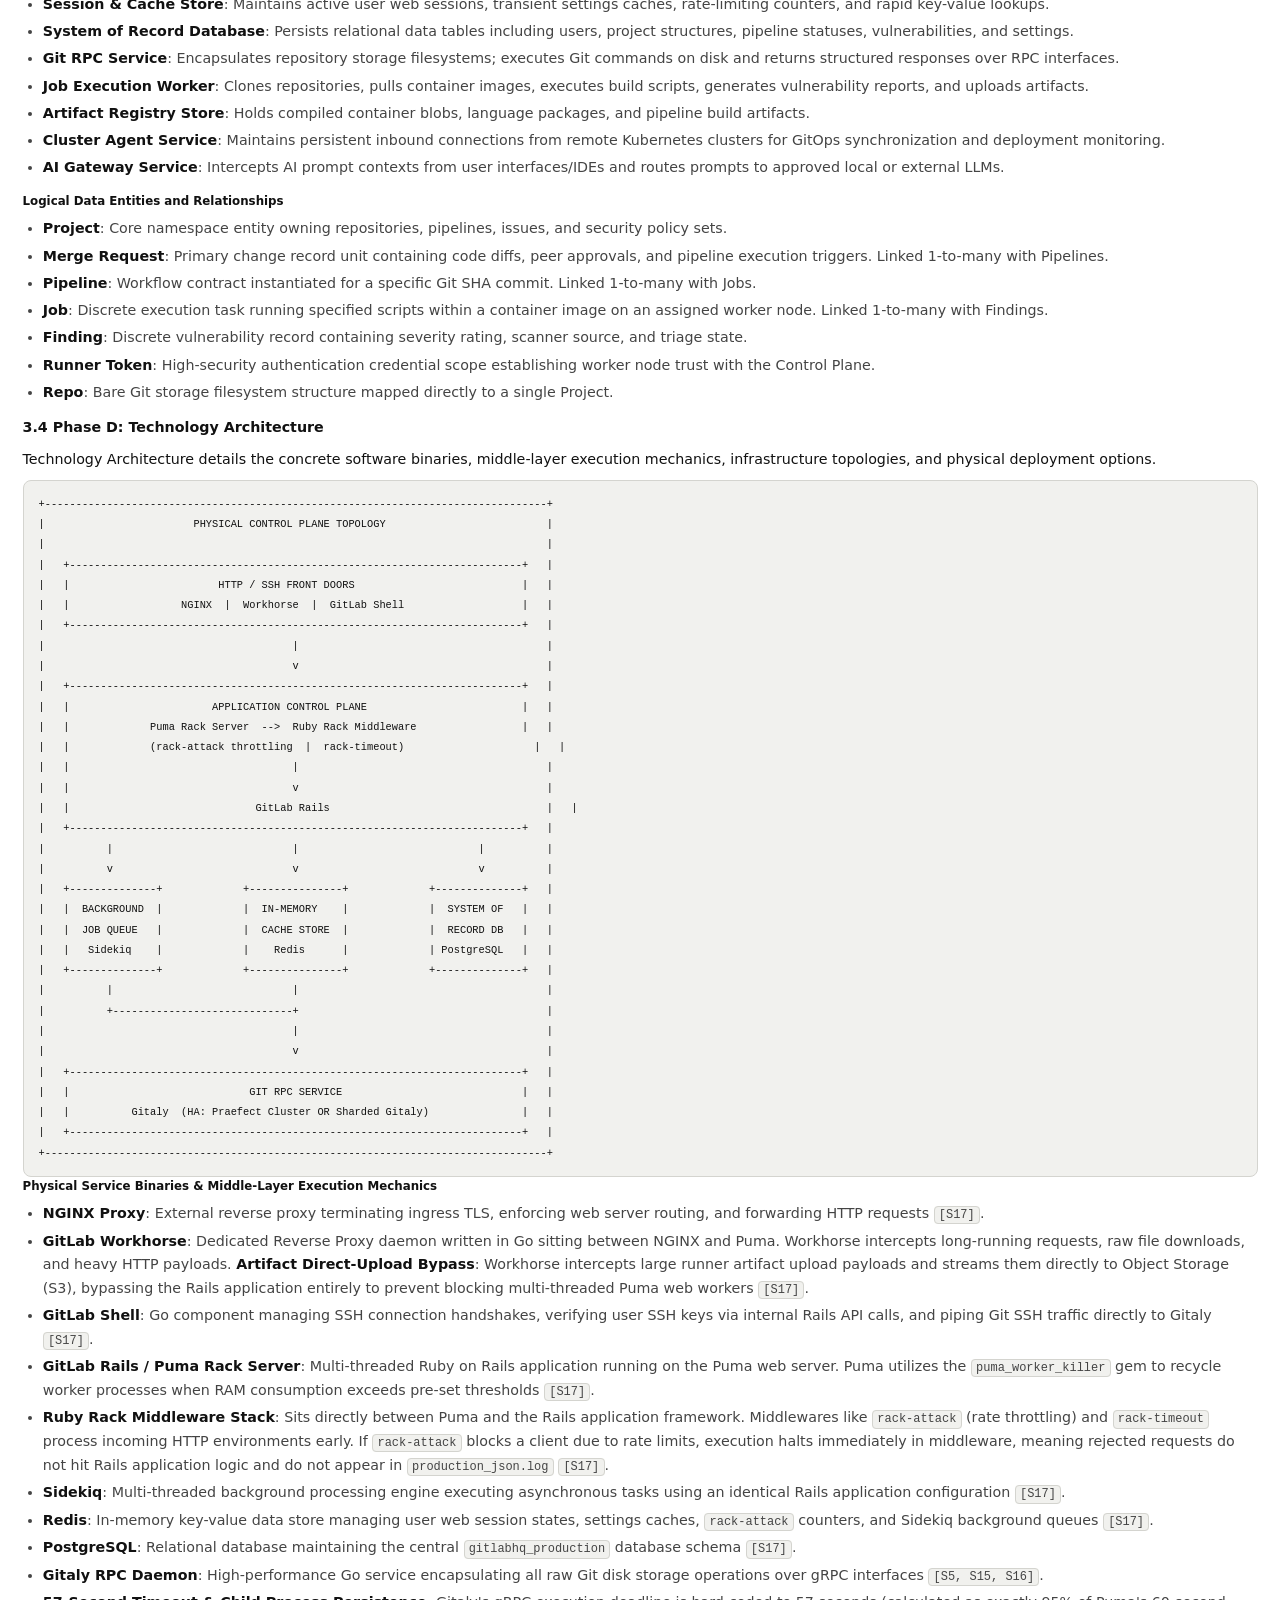
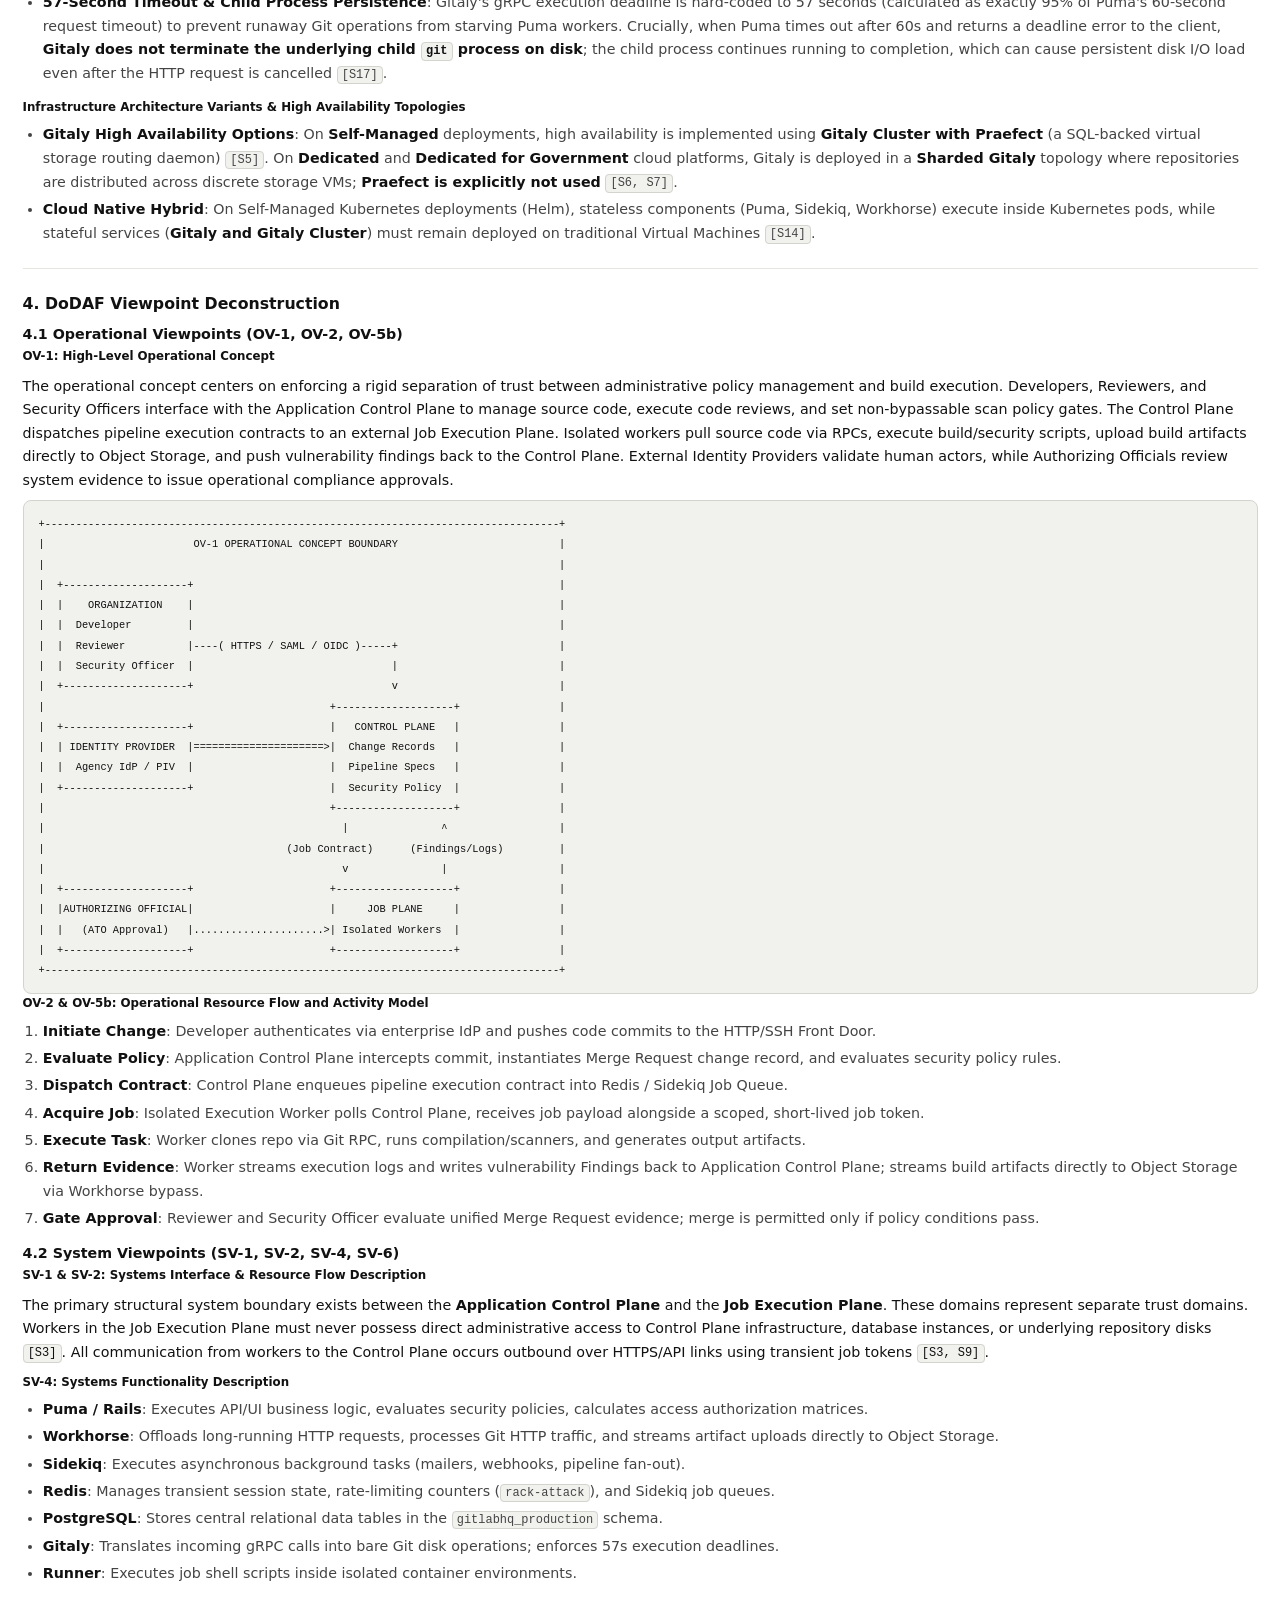
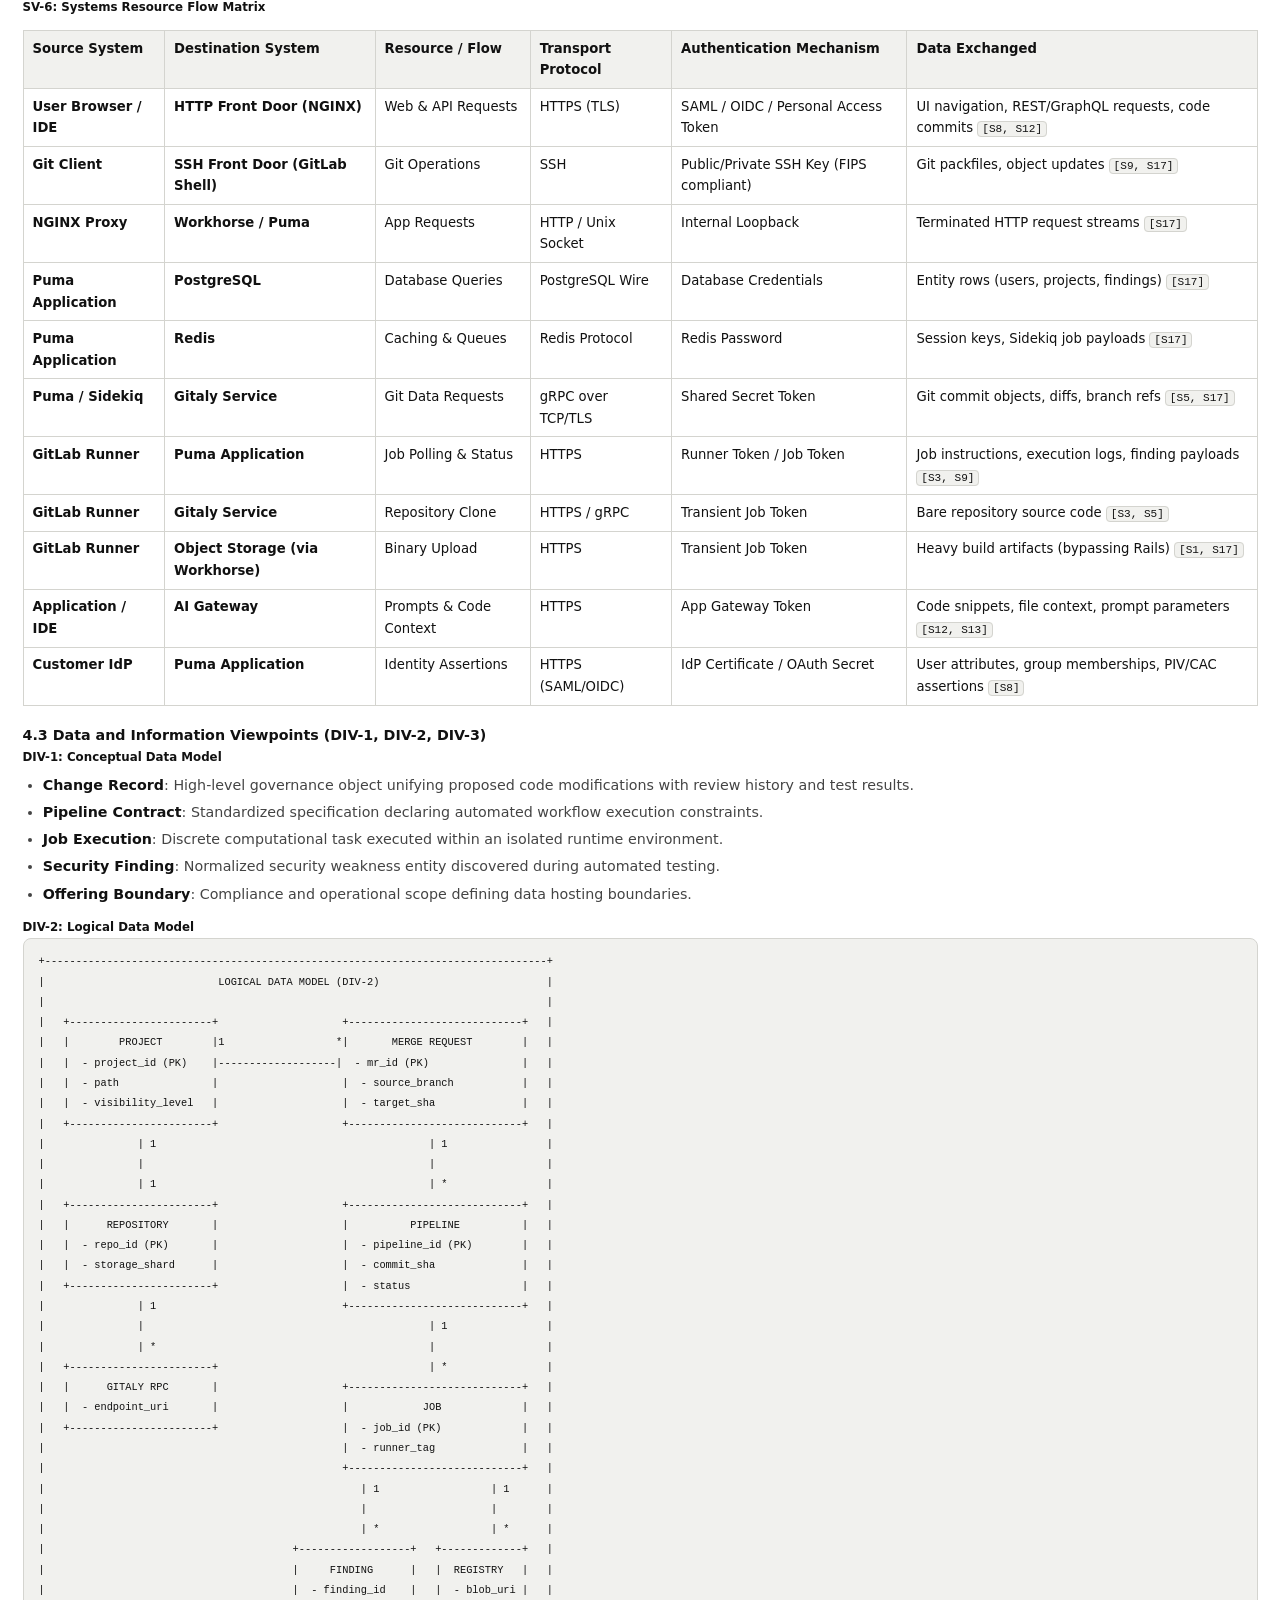
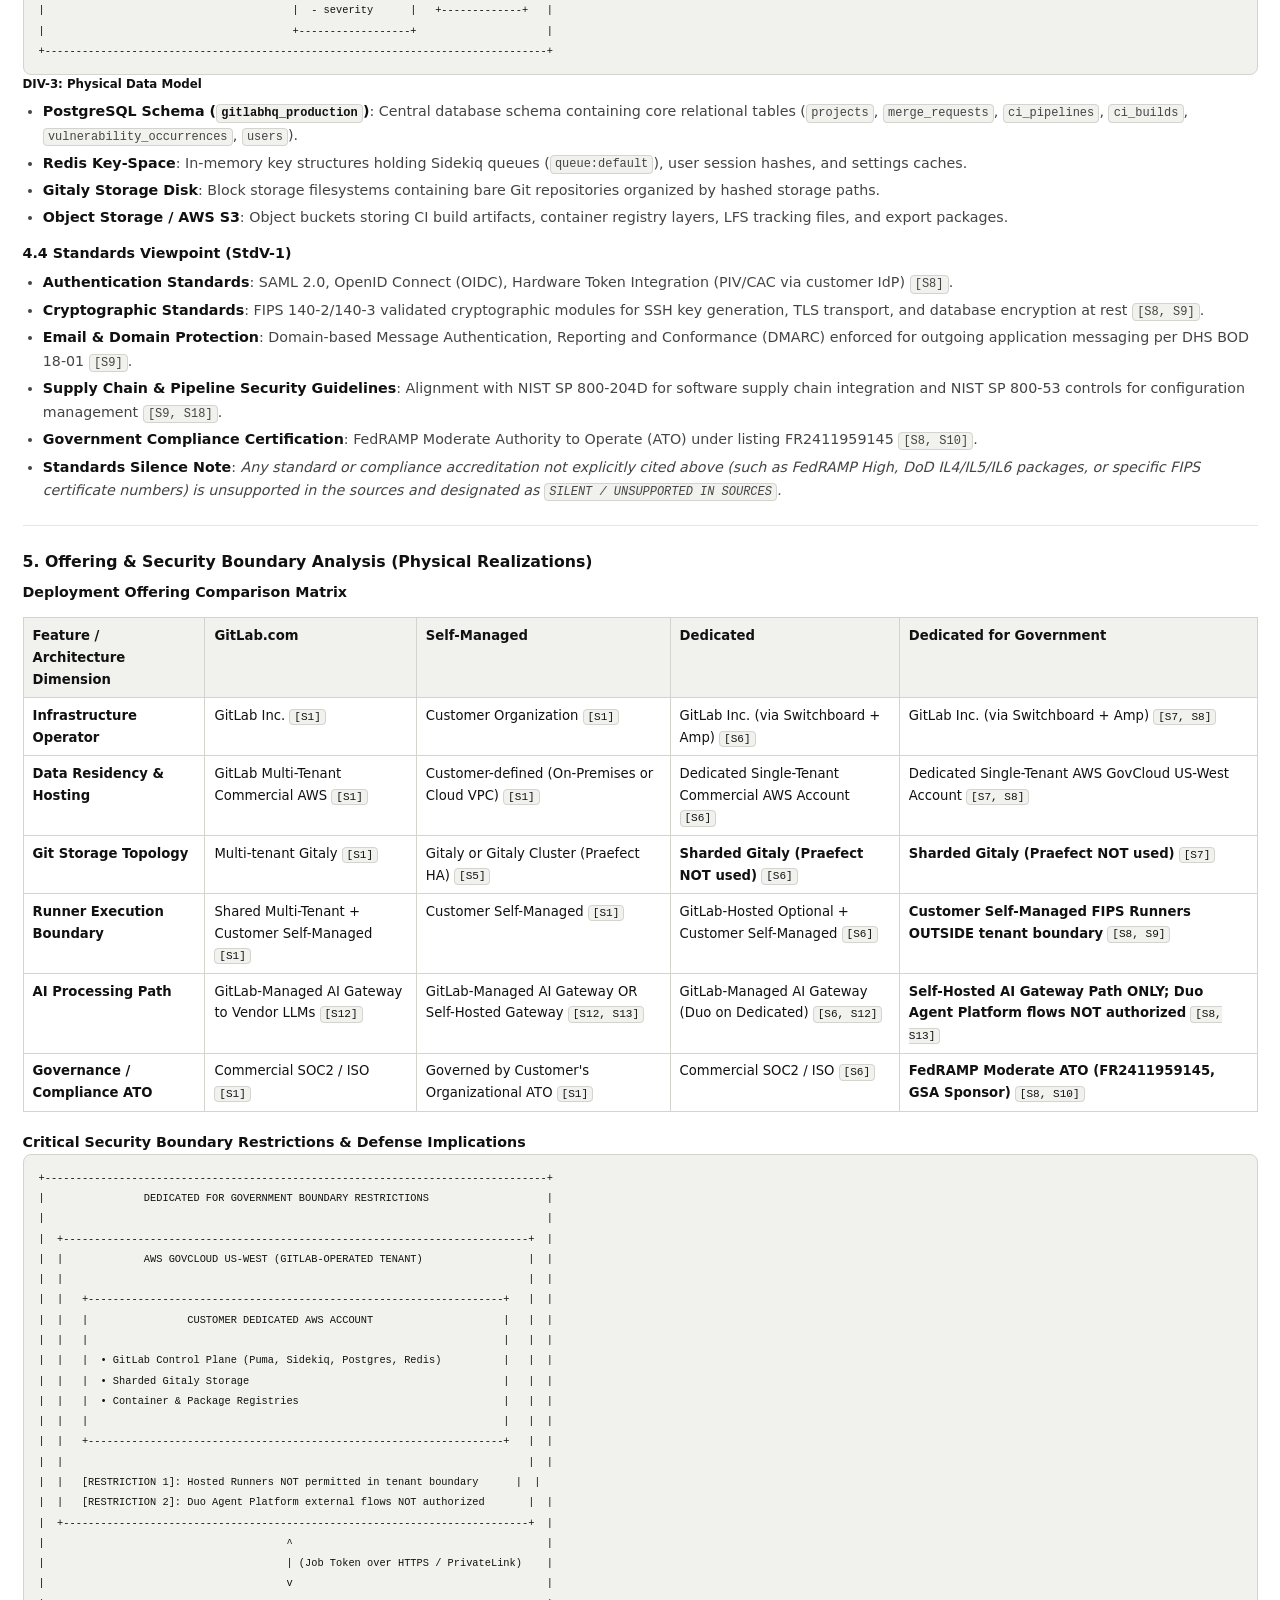
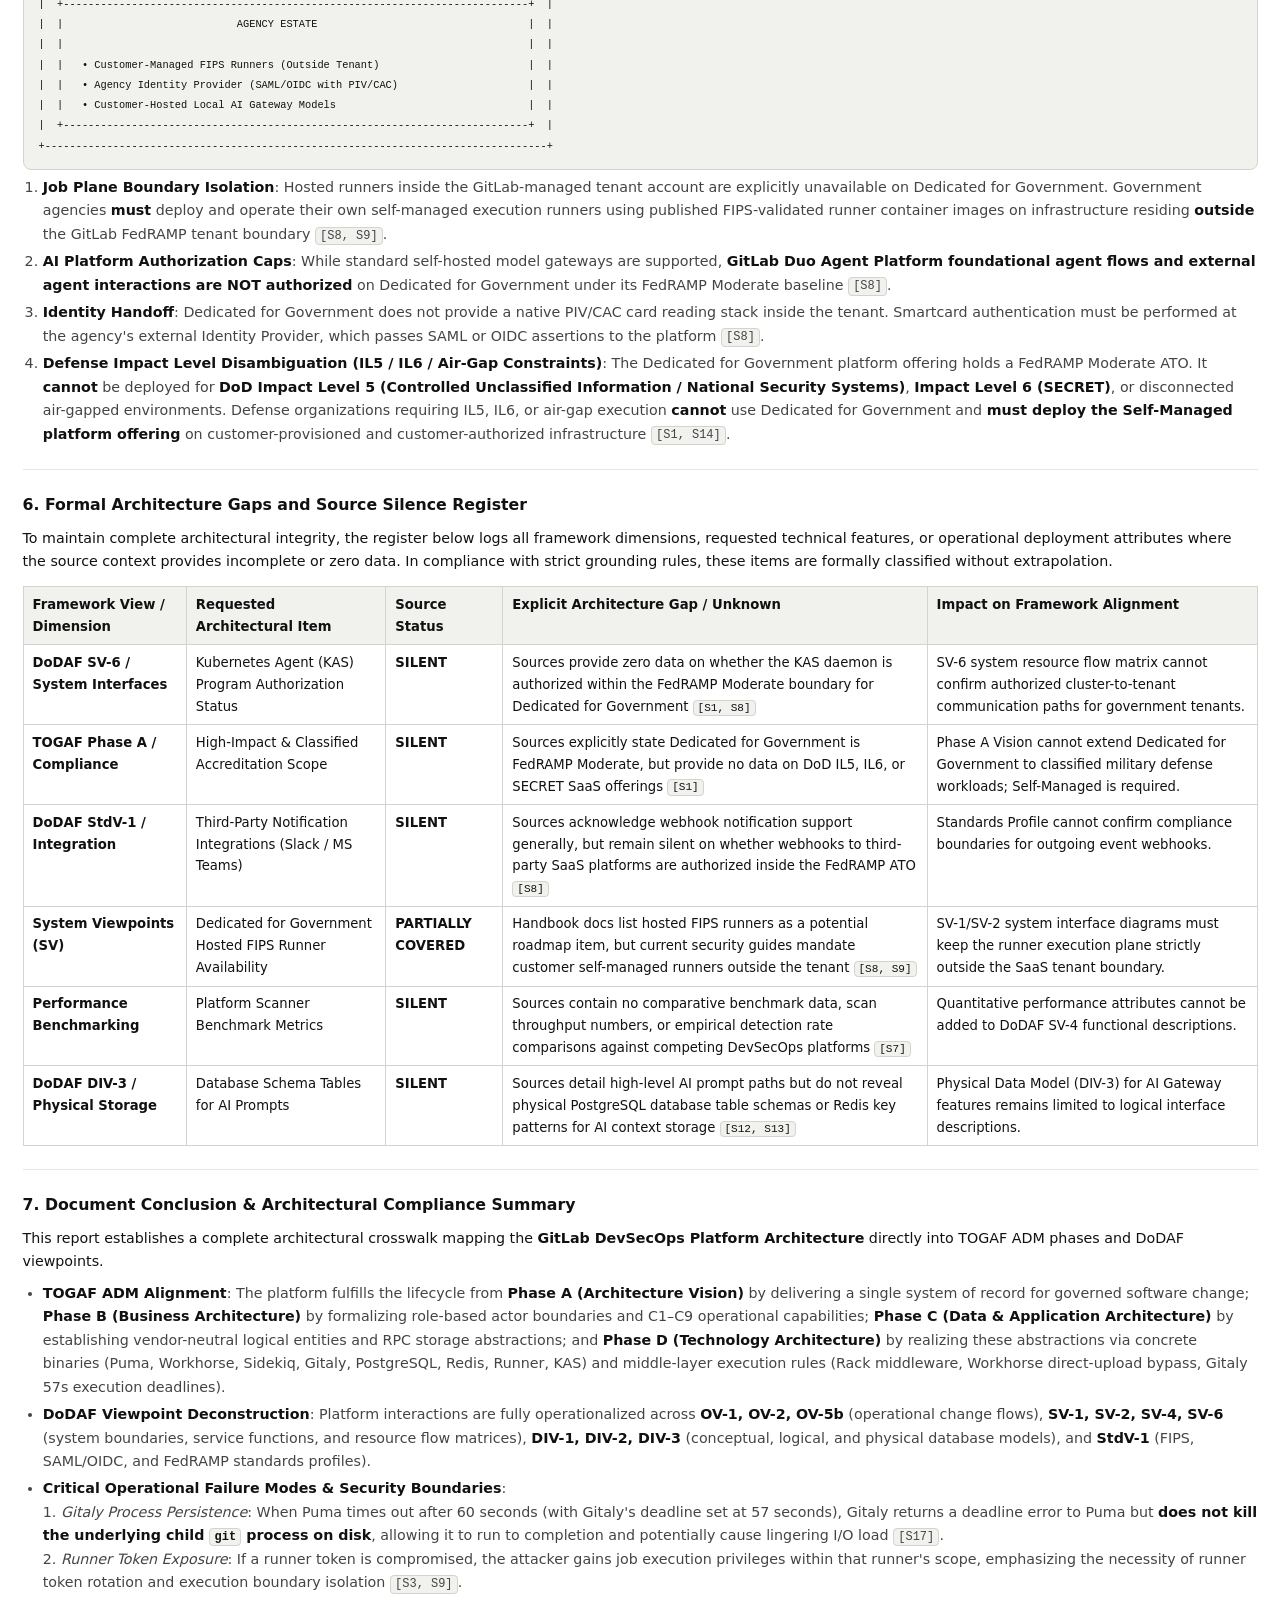
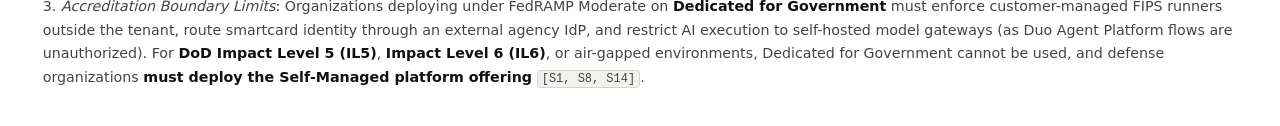
<file: library/06-gitlab-devsecops-platform-architecture_-togaf-adm-and-dodaf-crosswalk-report.html>
<!DOCTYPE html>
<html lang="en">
<head>
<meta charset="UTF-8">
<meta name="viewport" content="width=device-width, initial-scale=1">
<title>GitLab DevSecOps Platform Architecture: TOGAF ADM and DoDAF Crosswalk Report</title>
<link rel="stylesheet" href="../css/base.css">
<link rel="stylesheet" href="../css/theme.css">
<link rel="stylesheet" href="library.css">
<script>
(function(){
  try {
    var t = localStorage.getItem('learn_gitlab_theme') || 'light';
    if (t !== 'dark') t = 'light';
    document.documentElement.dataset.theme = t;
  } catch (e) { document.documentElement.dataset.theme = 'light'; }
})();
</script>
</head>
<body class="lib-doc">
<article class="prose">
<h1>GitLab DevSecOps Platform Architecture: TOGAF ADM and DoDAF Crosswalk Report</h1>
<hr />
<h3>1. Framework Alignment Strategy &amp; Grounding Rules</h3>
<p>This architectural crosswalk report establishes a formal, rigorous mapping between the <strong>GitLab DevSecOps Platform Architecture</strong> and two standard enterprise architecture frameworks: the <strong>TOGAF Architecture Development Method (ADM)</strong> and the <strong>Department of Defense Architecture Framework (DoDAF)</strong>. </p>
<p>To maintain methodological discipline and fulfill defense information systems governance requirements, this report executes a two-step crosswalk alignment strategy:<br />
1. <strong>TOGAF ADM Phase Alignment</strong>: Platform capabilities, components, system boundaries, and technology realizations are mapped across TOGAF ADM Phase A (Architecture Vision), Phase B (Business Architecture), Phase C (Information Systems Architectures — Data and Application), and Phase D (Technology Architecture).<br />
2. <strong>DoDAF Viewpoint Deconstruction</strong>: Platform structural and operational attributes are operationalized into specific DoDAF viewpoints, encompassing Operational Viewpoints (OV-1, OV-2, OV-5b), System Viewpoints (SV-1, SV-2, SV-4, SV-6), Data and Information Viewpoints (DIV-1, DIV-2, DIV-3), and Standards Viewpoints (StdV-1).</p>
<p>To eliminate architectural ambiguity and prevent boundary confusion between conceptual abstractions and concrete implementations, all analysis is explicitly partitioned across three distinct architectural <strong>altitudes</strong>:</p>
<ul>
<li><strong>Conceptual Altitude</strong>: Vendor-neutral definition of "what" the system accomplishes and "why." It details broad business capabilities, organizational actors, and high-level domain concepts without citing specific product SKUs, commercial software names, execution binaries, physical hardware specs, or cloud hosting regions.</li>
<li><strong>Logical Altitude</strong>: Vendor-neutral component decompositions, data entity schemas, system interface boundaries, and operational interaction flows. It defines functional responsibilities, inputs, outputs, data relationships, and synchronicity while retaining abstract, non-proprietary terminology.</li>
<li><strong>Physical Altitude</strong>: Concrete, as-built software realizations and deployment topologies. It explicitly identifies physical software binaries and runtime services (e.g., Puma, Workhorse, Sidekiq, Gitaly, PostgreSQL, Redis, Runner, KAS), commercial deployment options (GitLab.com, Self-Managed, Dedicated, Dedicated for Government), cloud provider infrastructure (e.g., AWS GovCloud US-West), and accredited security authorization boundaries (e.g., FedRAMP Moderate ATO FR2411959145).</li>
</ul>
<pre><code>+---------------------------------------------------------------------------------+
|                              ARCHITECTURAL ALTITUDES                            |
+---------------------------------------------------------------------------------+
| CONCEPTUAL ALTITUDE  | Vendor-neutral capabilities, actors, and vision.         |
|                      | (No SKUs, product names, or hosting regions)             |
+----------------------+----------------------------------------------------------+
| LOGICAL ALTITUDE     | System decompositions, data entities, and flows.         |
|                      | (Inputs/outputs, responsibilities, interface bounds)     |
+----------------------+----------------------------------------------------------+
| PHYSICAL ALTITUDE    | As-built binaries, offerings, and security boundaries.   |
|                      | (Puma, Gitaly, PostgreSQL, FedRAMP ATO FR2411959145)    |
+---------------------------------------------------------------------------------+
</code></pre>
<h4>Grounding &amp; Source Silence Rules</h4>
<p>This report enforces absolute fidelity to the underlying source context <code>[S1]–[S20]</code>. Every capability claim, technical attribute, system interface, and compliance statement is grounded strictly in source data. Where the source context does not provide explicit technical specifications or formal mappings to a requested DoDAF viewpoint, TOGAF phase, physical binary, or deployment variant, the missing element is explicitly designated as <strong><code>SILENT / UNSUPPORTED IN SOURCES</code></strong>. External assumptions, unverified market claims, and extrapolated vendor claims have been systematically excluded.</p>
<hr />
<h3>2. Master Framework Crosswalk Matrix</h3>
<p>The master table below cross-references all functional capabilities, logical data entities, application services, and physical infrastructure components identified in the source context. It maps each element across architectural altitudes, TOGAF ADM phases, DoDAF viewpoints, deployment offering scopes, and primary source anchors.</p>
<table>
<thead>
<tr>
<th style="text-align: left;">Platform Element / Capability / Component</th>
<th style="text-align: left;">Altitude</th>
<th style="text-align: left;">TOGAF ADM Phase</th>
<th style="text-align: left;">DoDAF Viewpoint</th>
<th style="text-align: left;">Deployment Offering Scope</th>
<th style="text-align: left;">Source Grounding &amp; Silence Notes</th>
</tr>
</thead>
<tbody>
<tr>
<td style="text-align: left;"><strong>Governed Software Change Path / Change Record</strong></td>
<td style="text-align: left;">Conceptual</td>
<td style="text-align: left;">Phase A: Architecture Vision, Phase B: Business</td>
<td style="text-align: left;">OV-1, DIV-1</td>
<td style="text-align: left;">All Offerings</td>
<td style="text-align: left;">Core capability establishing a single system of record for code, pipeline evidence, and security findings <code>[S1, S2, S4]</code></td>
</tr>
<tr>
<td style="text-align: left;"><strong>Pipeline Contract &amp; Job Execution Boundary</strong></td>
<td style="text-align: left;">Conceptual / Logical</td>
<td style="text-align: left;">Phase B: Business, Phase C: Application</td>
<td style="text-align: left;">OV-2, OV-5b, SV-1</td>
<td style="text-align: left;">All Offerings</td>
<td style="text-align: left;">Defines job sequence execution and enforces strict trust separation between Control Plane and Job Plane <code>[S2, S3]</code></td>
</tr>
<tr>
<td style="text-align: left;"><strong>Project (Data Entity)</strong></td>
<td style="text-align: left;">Logical</td>
<td style="text-align: left;">Phase C: Data Architecture</td>
<td style="text-align: left;">DIV-2</td>
<td style="text-align: left;">All Offerings</td>
<td style="text-align: left;">Namespace container owning repositories, pipelines, and compliance rules <code>[S1, S17]</code></td>
</tr>
<tr>
<td style="text-align: left;"><strong>Merge Request (Data Entity)</strong></td>
<td style="text-align: left;">Logical</td>
<td style="text-align: left;">Phase C: Data Architecture</td>
<td style="text-align: left;">DIV-2</td>
<td style="text-align: left;">All Offerings</td>
<td style="text-align: left;">Primary unit of software change containing diffs, review threads, and gate evaluations <code>[S1, S2]</code></td>
</tr>
<tr>
<td style="text-align: left;"><strong>Pipeline (Data Entity)</strong></td>
<td style="text-align: left;">Logical</td>
<td style="text-align: left;">Phase C: Data Architecture</td>
<td style="text-align: left;">DIV-2, SV-6</td>
<td style="text-align: left;">All Offerings</td>
<td style="text-align: left;">Execution contract instantiated for a specific Git SHA commit <code>[S2]</code></td>
</tr>
<tr>
<td style="text-align: left;"><strong>Job (Data Entity)</strong></td>
<td style="text-align: left;">Logical</td>
<td style="text-align: left;">Phase C: Data Architecture</td>
<td style="text-align: left;">DIV-2, SV-6</td>
<td style="text-align: left;">All Offerings</td>
<td style="text-align: left;">Discrete execution task assigned to a worker node <code>[S2, S3]</code></td>
</tr>
<tr>
<td style="text-align: left;"><strong>Finding (Data Entity)</strong></td>
<td style="text-align: left;">Logical</td>
<td style="text-align: left;">Phase C: Data Architecture</td>
<td style="text-align: left;">DIV-2</td>
<td style="text-align: left;">All Offerings</td>
<td style="text-align: left;">Normalized security vulnerability record with severity and location metadata <code>[S4]</code></td>
</tr>
<tr>
<td style="text-align: left;"><strong>Runner Token (Data Entity)</strong></td>
<td style="text-align: left;">Logical</td>
<td style="text-align: left;">Phase C: Data Architecture</td>
<td style="text-align: left;">DIV-2, SV-6</td>
<td style="text-align: left;">All Offerings</td>
<td style="text-align: left;">Scoped authentication credential establishing worker trust with Control Plane <code>[S3, S9]</code></td>
</tr>
<tr>
<td style="text-align: left;"><strong>Repo (Data Entity)</strong></td>
<td style="text-align: left;">Logical</td>
<td style="text-align: left;">Phase C: Data Architecture</td>
<td style="text-align: left;">DIV-2</td>
<td style="text-align: left;">All Offerings</td>
<td style="text-align: left;">Bare Git storage unit mapped to a project <code>[S5]</code></td>
</tr>
<tr>
<td style="text-align: left;"><strong>HTTP Front Door (NGINX + Workhorse)</strong></td>
<td style="text-align: left;">Physical</td>
<td style="text-align: left;">Phase D: Technology</td>
<td style="text-align: left;">SV-1, SV-4, SV-6</td>
<td style="text-align: left;">All Offerings</td>
<td style="text-align: left;">Terminates TLS, handles HTTP/API routing, intercepts long-running requests, offloads artifact uploads directly to S3 <code>[S17]</code></td>
</tr>
<tr>
<td style="text-align: left;"><strong>SSH Front Door (GitLab Shell / OpenSSH)</strong></td>
<td style="text-align: left;">Physical</td>
<td style="text-align: left;">Phase D: Technology</td>
<td style="text-align: left;">SV-1, SV-4, SV-6</td>
<td style="text-align: left;">All Offerings</td>
<td style="text-align: left;">Manages SSH authentication; routes Git SSH traffic to Gitaly via internal API checks <code>[S17]</code></td>
</tr>
<tr>
<td style="text-align: left;"><strong>Application Control Plane (Rails / Puma)</strong></td>
<td style="text-align: left;">Physical</td>
<td style="text-align: left;">Phase D: Technology</td>
<td style="text-align: left;">SV-1, SV-4, SV-6</td>
<td style="text-align: left;">All Offerings</td>
<td style="text-align: left;">Multi-threaded Ruby web application on Puma server; enforces policy, authorization, and UI/API logic <code>[S17]</code></td>
</tr>
<tr>
<td style="text-align: left;"><strong>Ruby Rack Middleware (rack-attack, rack-timeout)</strong></td>
<td style="text-align: left;">Physical</td>
<td style="text-align: left;">Phase D: Technology</td>
<td style="text-align: left;">SV-4</td>
<td style="text-align: left;">All Offerings</td>
<td style="text-align: left;">Middleware layer sitting between Puma and Rails for rate throttling and early request execution termination <code>[S17]</code></td>
</tr>
<tr>
<td style="text-align: left;"><strong>Background Job Queue (Sidekiq)</strong></td>
<td style="text-align: left;">Physical</td>
<td style="text-align: left;">Phase D: Technology</td>
<td style="text-align: left;">SV-4, SV-6</td>
<td style="text-align: left;">All Offerings</td>
<td style="text-align: left;">Asynchronous background task engine executing identical Rails application code <code>[S17]</code></td>
</tr>
<tr>
<td style="text-align: left;"><strong>Session &amp; In-Memory Store (Redis)</strong></td>
<td style="text-align: left;">Physical</td>
<td style="text-align: left;">Phase D: Technology</td>
<td style="text-align: left;">SV-4, SV-6</td>
<td style="text-align: left;">All Offerings</td>
<td style="text-align: left;">High-speed memory store for session state, rate-limiting counters, and Sidekiq job queues <code>[S17]</code></td>
</tr>
<tr>
<td style="text-align: left;"><strong>System of Record Database (PostgreSQL)</strong></td>
<td style="text-align: left;">Physical</td>
<td style="text-align: left;">Phase D: Technology</td>
<td style="text-align: left;">SV-4, DIV-3, SV-6</td>
<td style="text-align: left;">All Offerings</td>
<td style="text-align: left;">Central relational database (<code>gitlabhq_production</code>) storing core application entities <code>[S17]</code></td>
</tr>
<tr>
<td style="text-align: left;"><strong>Git RPC Service &amp; Storage (Gitaly)</strong></td>
<td style="text-align: left;">Physical</td>
<td style="text-align: left;">Phase D: Technology</td>
<td style="text-align: left;">SV-1, SV-4, DIV-3, SV-6</td>
<td style="text-align: left;">All Offerings</td>
<td style="text-align: left;">Encapsulates disk access to bare Git repos via gRPC; enforces 57s execution deadline without killing child git processes <code>[S5, S15, S16, S17]</code></td>
</tr>
<tr>
<td style="text-align: left;"><strong>Gitaly HA: Praefect Cluster</strong></td>
<td style="text-align: left;">Physical</td>
<td style="text-align: left;">Phase D: Technology</td>
<td style="text-align: left;">SV-1, SV-4</td>
<td style="text-align: left;">Self-Managed Only</td>
<td style="text-align: left;">High-availability virtual storage router with SQL-backed transaction manager for Self-Managed instances <code>[S5]</code></td>
</tr>
<tr>
<td style="text-align: left;"><strong>Gitaly HA: Sharded Gitaly</strong></td>
<td style="text-align: left;">Physical</td>
<td style="text-align: left;">Phase D: Technology</td>
<td style="text-align: left;">SV-1, SV-4</td>
<td style="text-align: left;">Dedicated, Dedicated for Government</td>
<td style="text-align: left;">Storage architecture deployed on Dedicated platforms; <strong>Praefect is explicitly not used</strong> <code>[S6, S7]</code></td>
</tr>
<tr>
<td style="text-align: left;"><strong>Job Execution Plane (GitLab Runner)</strong></td>
<td style="text-align: left;">Physical</td>
<td style="text-align: left;">Phase D: Technology</td>
<td style="text-align: left;">SV-1, SV-2, SV-4, SV-6</td>
<td style="text-align: left;">All Offerings</td>
<td style="text-align: left;">Isolated execution agent. On Dedicated for Gov, must be customer self-managed FIPS runners <em>outside</em> tenant <code>[S3, S8, S9]</code></td>
</tr>
<tr>
<td style="text-align: left;"><strong>Artifact &amp; Container Registries</strong></td>
<td style="text-align: left;">Physical</td>
<td style="text-align: left;">Phase D: Technology</td>
<td style="text-align: left;">SV-1, SV-4, DIV-3</td>
<td style="text-align: left;">All Offerings</td>
<td style="text-align: left;">Native object storage components for container blobs and language packages <code>[S1, S17]</code></td>
</tr>
<tr>
<td style="text-align: left;"><strong>Kubernetes Cluster Agent (KAS)</strong></td>
<td style="text-align: left;">Physical</td>
<td style="text-align: left;">Phase D: Technology</td>
<td style="text-align: left;">SV-1, SV-2</td>
<td style="text-align: left;">All Offerings</td>
<td style="text-align: left;">Inbound cluster-to-control plane agent for GitOps and deployment synchronization <code>[S1]</code> <em>(Gov PA status silent)</em></td>
</tr>
<tr>
<td style="text-align: left;"><strong>GitLab-Managed AI Gateway</strong></td>
<td style="text-align: left;">Physical</td>
<td style="text-align: left;">Phase D: Technology</td>
<td style="text-align: left;">SV-1, SV-2</td>
<td style="text-align: left;">GitLab.com, Dedicated, Self-Managed</td>
<td style="text-align: left;">SaaS AI path routing prompts to vendor LLMs (Anthropic, Google, OpenAI) <code>[S12]</code> <em>(Not authorized on Gov)</em></td>
</tr>
<tr>
<td style="text-align: left;"><strong>Self-Hosted AI Gateway</strong></td>
<td style="text-align: left;">Physical</td>
<td style="text-align: left;">Phase D: Technology</td>
<td style="text-align: left;">SV-1, SV-2</td>
<td style="text-align: left;">Self-Managed, Dedicated for Government</td>
<td style="text-align: left;">In-boundary AI execution routing prompts to customer-hosted local models <code>[S13]</code></td>
</tr>
<tr>
<td style="text-align: left;"><strong>Enterprise / Agency Identity Integration</strong></td>
<td style="text-align: left;">Logical / Physical</td>
<td style="text-align: left;">Phase B: Business, Phase D: Technology</td>
<td style="text-align: left;">StdV-1, SV-1</td>
<td style="text-align: left;">All Offerings</td>
<td style="text-align: left;">SAML/OIDC federated SSO. PIV/CAC support on Gov is routed via agency IdP, not native PIV stack <code>[S8, S9]</code></td>
</tr>
</tbody>
</table>
<hr />
<h3>3. TOGAF ADM Phase Mapping &amp; Detailed Analysis</h3>
<pre><code>+---------------------------------------------------------------------------------+
|                                 TOGAF ADM PHASES                                |
+----------------------------------------+----------------------------------------+
| Phase A: Architecture Vision           | Phase B: Business Architecture         |
| • Single governed change path          | • Human &amp; organizational actors        |
| • Unified system of record             | • Core capabilities (C1-C9)            |
| • Isolation vs multi-tenant baselines  | • Separation of trust domains          |
+----------------------------------------+----------------------------------------+
| Phase C: Information Systems           | Phase D: Technology Architecture       |
| • Vendor-neutral logical components    | • As-built physical binaries           |
| • Logical data entities &amp; relationships| • Infrastructure execution topologies  |
| • System interface boundaries          | • Middleware &amp; process lifecycle rules |
+----------------------------------------+----------------------------------------+
</code></pre>
<h4>3.1 Phase A: Architecture Vision</h4>
<p>Phase A defines the high-level strategic capability requirements and problem domain for enterprise DevSecOps deployment, framed strictly at the conceptual altitude.</p>
<h5>Problem Statement</h5>
<p>In un-integrated enterprise development environments, source control management, continuous integration execution, vulnerability scanning, and package hosting operate in disconnected tool silos. This fragmentation prevents compliance teams and auditors from establishing an immutable change record linking intent to production deployment. Furthermore, build execution engines frequently execute arbitrary code on computing resources outside the immediate control plane, introducing severe risk if the trust boundary between application management and job execution is improperly structured <code>[S1, S3]</code>.</p>
<h5>Strategic Purpose &amp; Value Proposition</h5>
<p>The strategic vision of the platform is to establish a <strong>single governed change path from intent to running software</strong> <code>[S1, S20]</code>. By unifying source code management, pipeline orchestration, artifact storage, and application security testing into one operational system of record, the platform eliminates toolchain fragmentation, enforces non-bypassable policy gates, and automatically captures supply chain evidence across the software development lifecycle <code>[S1, S2, S4]</code>.</p>
<h5>Baseline Deployment Strategy &amp; Isolation Requirements</h5>
<p>Achieving this vision requires matching the platform's operational deployment model to the target enterprise's data classification and compliance governance requirements <code>[S1, S7, S8]</code>:<br />
* <strong>Multi-Tenant SaaS Baseline</strong>: Suitable for commercial workloads requiring low operational overhead, where shared infrastructure hosting meets organizational risk acceptance criteria <code>[S1]</code>.<br />
* <strong>Single-Tenant Cloud Baseline</strong>: Required for enterprise workloads demanding full network, storage, and computing isolation within a dedicated, managed cloud tenant <code>[S6, S7]</code>.<br />
* <strong>Customer-Operated Baseline</strong>: Mandated for air-gapped, high-assurance, or sovereign environments where the operating organization must retain total operational control over infrastructure, keys, and networking <code>[S1, S14]</code>.</p>
<h4>3.2 Phase B: Business Architecture</h4>
<p>Business Architecture defines the enterprise human actors, organizational roles, trust expectations, and core capabilities realized by the platform.</p>
<h5>Human and Organizational Actors</h5>
<table>
<thead>
<tr>
<th style="text-align: left;">Actor</th>
<th style="text-align: left;">Organizational Role</th>
<th style="text-align: left;">Core Goal</th>
<th style="text-align: left;">System Trust Level</th>
</tr>
</thead>
<tbody>
<tr>
<td style="text-align: left;"><strong>Developer</strong></td>
<td style="text-align: left;">Authors source code, infrastructure declarations, and pipeline specifications</td>
<td style="text-align: left;">Land reviewed and compliant code changes into target environments</td>
<td style="text-align: left;">Low (Untrusted until peer review and policy gate validation) <code>[S1]</code></td>
</tr>
<tr>
<td style="text-align: left;"><strong>Reviewer</strong></td>
<td style="text-align: left;">Evaluates proposed code modifications</td>
<td style="text-align: left;">Review code quality, build logs, and security findings on a single change record</td>
<td style="text-align: left;">Medium <code>[S1]</code></td>
</tr>
<tr>
<td style="text-align: left;"><strong>Security Officer</strong></td>
<td style="text-align: left;">Defines security policy and compliance rulepacks</td>
<td style="text-align: left;">Enforce non-bypassable scan policy gates and monitor vulnerability triage</td>
<td style="text-align: left;">High for policy definition; untrusted for direct production code execution <code>[S4]</code></td>
</tr>
<tr>
<td style="text-align: left;"><strong>Platform Operator</strong></td>
<td style="text-align: left;">Manages the application control plane</td>
<td style="text-align: left;">Maintain platform uptime, data persistence, and identity integration</td>
<td style="text-align: left;">High within the Control Plane tenant boundary <code>[S9]</code></td>
</tr>
<tr>
<td style="text-align: left;"><strong>Job Operator</strong></td>
<td style="text-align: left;">Provisions infrastructure hosting worker nodes</td>
<td style="text-align: left;">Maintain isolated, token-rotated, and hardened build execution nodes</td>
<td style="text-align: left;">High within Job Plane; frequently deployed <em>outside</em> Control Plane tenant <code>[S3, S8, S9]</code></td>
</tr>
<tr>
<td style="text-align: left;"><strong>Identity Provider (IdP)</strong></td>
<td style="text-align: left;">Authenticates user identities and passes assertions</td>
<td style="text-align: left;">Assert identity, group memberships, and hardware token validation</td>
<td style="text-align: left;">High external identity authority <code>[S8]</code></td>
</tr>
<tr>
<td style="text-align: left;"><strong>Authorizing Official (AO)</strong></td>
<td style="text-align: left;">Evaluates risk posture and system compliance</td>
<td style="text-align: left;">Issue an explicit Authorization to Operate (ATO) letter for the system</td>
<td style="text-align: left;">Highest enterprise compliance authority <code>[S10]</code></td>
</tr>
<tr>
<td style="text-align: left;"><strong>Auditor</strong></td>
<td style="text-align: left;">Performs regulatory sampling and compliance verification</td>
<td style="text-align: left;">Reconstruct historical software change lineage and supply chain evidence</td>
<td style="text-align: left;">Independent read-only authority <code>[S1, S9]</code></td>
</tr>
</tbody>
</table>
<h5>Core Business Capabilities (C1–C9)</h5>
<ul>
<li><strong>C1: Change Record Management</strong>: Delivers a single, immutable entity (Merge Request) containing code diffs, review threads, pipeline execution records, and security approvals <code>[S1, S2]</code>.</li>
<li><strong>C2: Pipeline Contract Execution</strong>: Enforces a declared sequence of stages, jobs, and execution scripts defined in version-controlled YAML specifications (<code>.gitlab-ci.yml</code>) <code>[S2]</code>.</li>
<li><strong>C3: Job Execution Isolation</strong>: Ensures untrusted job code executes strictly on isolated worker infrastructure rather than within the application control plane <code>[S3]</code>.</li>
<li><strong>C4: Finding Record Management</strong>: Automatically aggregates, triages, and tracks security vulnerabilities generated by static, dynamic, and container scanners <code>[S4]</code>.</li>
<li><strong>C5: Artifact Storage</strong>: Manages compiled binaries, language packages, and container images co-located with source code references <code>[S1]</code>.</li>
<li><strong>C6: Git Storage Abstraction</strong>: Mediates repository read/write operations through gRPC interfaces, preventing application web nodes from directly mounting raw repository disks <code>[S5]</code>.</li>
<li><strong>C7: Offering Choice Realization</strong>: Delivers uniform platform capabilities across multi-tenant SaaS, single-tenant managed cloud, and customer-operated deployments <code>[S7, S8]</code>.</li>
<li><strong>C8: Identity Handoff</strong>: Integrates with enterprise federated identity infrastructure for single sign-on and hardware token verification <code>[S8]</code>.</li>
<li><strong>C9: AI-Assisted Development</strong>: Embeds generative AI models into developer workflows governed by explicit data-boundary controls <code>[S12, S13]</code>.</li>
</ul>
<h4>3.3 Phase C: Information Systems Architectures (Data and Application)</h4>
<h5>Vendor-Neutral Logical Components</h5>
<ul>
<li><strong>HTTP Front Door</strong>: Terminates incoming TLS connections, performs web request routing, and handles Git-over-HTTP requests.</li>
<li><strong>SSH Front Door</strong>: Manages SSH connection handshakes, authenticates public keys, and routes Git-over-SSH operations.</li>
<li><strong>Application Engine</strong>: Manages project structures, authorization matrices, merge requests, CI logic, and administrative configurations.</li>
<li><strong>Job Queue Manager</strong>: Coordinates asynchronous background tasks, notification processing, repository imports, and pipeline job dispatching.</li>
<li><strong>Session &amp; Cache Store</strong>: Maintains active user web sessions, transient settings caches, rate-limiting counters, and rapid key-value lookups.</li>
<li><strong>System of Record Database</strong>: Persists relational data tables including users, project structures, pipeline statuses, vulnerabilities, and settings.</li>
<li><strong>Git RPC Service</strong>: Encapsulates repository storage filesystems; executes Git commands on disk and returns structured responses over RPC interfaces.</li>
<li><strong>Job Execution Worker</strong>: Clones repositories, pulls container images, executes build scripts, generates vulnerability reports, and uploads artifacts.</li>
<li><strong>Artifact Registry Store</strong>: Holds compiled container blobs, language packages, and pipeline build artifacts.</li>
<li><strong>Cluster Agent Service</strong>: Maintains persistent inbound connections from remote Kubernetes clusters for GitOps synchronization and deployment monitoring.</li>
<li><strong>AI Gateway Service</strong>: Intercepts AI prompt contexts from user interfaces/IDEs and routes prompts to approved local or external LLMs.</li>
</ul>
<h5>Logical Data Entities and Relationships</h5>
<ul>
<li><strong>Project</strong>: Core namespace entity owning repositories, pipelines, issues, and security policy sets.</li>
<li><strong>Merge Request</strong>: Primary change record unit containing code diffs, peer approvals, and pipeline execution triggers. Linked 1-to-many with Pipelines.</li>
<li><strong>Pipeline</strong>: Workflow contract instantiated for a specific Git SHA commit. Linked 1-to-many with Jobs.</li>
<li><strong>Job</strong>: Discrete execution task running specified scripts within a container image on an assigned worker node. Linked 1-to-many with Findings.</li>
<li><strong>Finding</strong>: Discrete vulnerability record containing severity rating, scanner source, and triage state.</li>
<li><strong>Runner Token</strong>: High-security authentication credential scope establishing worker node trust with the Control Plane.</li>
<li><strong>Repo</strong>: Bare Git storage filesystem structure mapped directly to a single Project.</li>
</ul>
<h4>3.4 Phase D: Technology Architecture</h4>
<p>Technology Architecture details the concrete software binaries, middle-layer execution mechanics, infrastructure topologies, and physical deployment options.</p>
<pre><code>+---------------------------------------------------------------------------------+
|                        PHYSICAL CONTROL PLANE TOPOLOGY                          |
|                                                                                 |
|   +-------------------------------------------------------------------------+   |
|   |                        HTTP / SSH FRONT DOORS                           |   |
|   |                  NGINX  |  Workhorse  |  GitLab Shell                   |   |
|   +-------------------------------------------------------------------------+   |
|                                        |                                        |
|                                        v                                        |
|   +-------------------------------------------------------------------------+   |
|   |                       APPLICATION CONTROL PLANE                         |   |
|   |             Puma Rack Server  --&gt;  Ruby Rack Middleware                 |   |
|   |             (rack-attack throttling  |  rack-timeout)                     |   |
|   |                                    |                                        |
|   |                                    v                                        |
|   |                              GitLab Rails                                   |   |
|   +-------------------------------------------------------------------------+   |
|          |                             |                             |          |
|          v                             v                             v          |
|   +--------------+             +---------------+             +--------------+   |
|   |  BACKGROUND  |             |  IN-MEMORY    |             |  SYSTEM OF   |   |
|   |  JOB QUEUE   |             |  CACHE STORE  |             |  RECORD DB   |   |
|   |   Sidekiq    |             |    Redis      |             | PostgreSQL   |   |
|   +--------------+             +---------------+             +--------------+   |
|          |                             |                                        |
|          +-----------------------------+                                        |
|                                        |                                        |
|                                        v                                        |
|   +-------------------------------------------------------------------------+   |
|   |                             GIT RPC SERVICE                             |   |
|   |          Gitaly  (HA: Praefect Cluster OR Sharded Gitaly)               |   |
|   +-------------------------------------------------------------------------+   |
+---------------------------------------------------------------------------------+
</code></pre>
<h5>Physical Service Binaries &amp; Middle-Layer Execution Mechanics</h5>
<ul>
<li><strong>NGINX Proxy</strong>: External reverse proxy terminating ingress TLS, enforcing web server routing, and forwarding HTTP requests <code>[S17]</code>.</li>
<li><strong>GitLab Workhorse</strong>: Dedicated Reverse Proxy daemon written in Go sitting between NGINX and Puma. Workhorse intercepts long-running requests, raw file downloads, and heavy HTTP payloads. <strong>Artifact Direct-Upload Bypass</strong>: Workhorse intercepts large runner artifact upload payloads and streams them directly to Object Storage (S3), bypassing the Rails application entirely to prevent blocking multi-threaded Puma web workers <code>[S17]</code>.</li>
<li><strong>GitLab Shell</strong>: Go component managing SSH connection handshakes, verifying user SSH keys via internal Rails API calls, and piping Git SSH traffic directly to Gitaly <code>[S17]</code>.</li>
<li><strong>GitLab Rails / Puma Rack Server</strong>: Multi-threaded Ruby on Rails application running on the Puma web server. Puma utilizes the <code>puma_worker_killer</code> gem to recycle worker processes when RAM consumption exceeds pre-set thresholds <code>[S17]</code>.</li>
<li><strong>Ruby Rack Middleware Stack</strong>: Sits directly between Puma and the Rails application framework. Middlewares like <code>rack-attack</code> (rate throttling) and <code>rack-timeout</code> process incoming HTTP environments early. If <code>rack-attack</code> blocks a client due to rate limits, execution halts immediately in middleware, meaning rejected requests do not hit Rails application logic and do not appear in <code>production_json.log</code> <code>[S17]</code>.</li>
<li><strong>Sidekiq</strong>: Multi-threaded background processing engine executing asynchronous tasks using an identical Rails application configuration <code>[S17]</code>.</li>
<li><strong>Redis</strong>: In-memory key-value data store managing user web session states, settings caches, <code>rack-attack</code> counters, and Sidekiq background queues <code>[S17]</code>.</li>
<li><strong>PostgreSQL</strong>: Relational database maintaining the central <code>gitlabhq_production</code> database schema <code>[S17]</code>.</li>
<li><strong>Gitaly RPC Daemon</strong>: High-performance Go service encapsulating all raw Git disk storage operations over gRPC interfaces <code>[S5, S15, S16]</code>.</li>
<li><strong>57-Second Timeout &amp; Child Process Persistence</strong>: Gitaly's gRPC execution deadline is hard-coded to 57 seconds (calculated as exactly 95% of Puma's 60-second request timeout) to prevent runaway Git operations from starving Puma workers. Crucially, when Puma times out after 60s and returns a deadline error to the client, <strong>Gitaly does not terminate the underlying child <code>git</code> process on disk</strong>; the child process continues running to completion, which can cause persistent disk I/O load even after the HTTP request is cancelled <code>[S17]</code>.</li>
</ul>
<h5>Infrastructure Architecture Variants &amp; High Availability Topologies</h5>
<ul>
<li><strong>Gitaly High Availability Options</strong>: On <strong>Self-Managed</strong> deployments, high availability is implemented using <strong>Gitaly Cluster with Praefect</strong> (a SQL-backed virtual storage routing daemon) <code>[S5]</code>. On <strong>Dedicated</strong> and <strong>Dedicated for Government</strong> cloud platforms, Gitaly is deployed in a <strong>Sharded Gitaly</strong> topology where repositories are distributed across discrete storage VMs; <strong>Praefect is explicitly not used</strong> <code>[S6, S7]</code>.</li>
<li><strong>Cloud Native Hybrid</strong>: On Self-Managed Kubernetes deployments (Helm), stateless components (Puma, Sidekiq, Workhorse) execute inside Kubernetes pods, while stateful services (<strong>Gitaly and Gitaly Cluster</strong>) must remain deployed on traditional Virtual Machines <code>[S14]</code>.</li>
</ul>
<hr />
<h3>4. DoDAF Viewpoint Deconstruction</h3>
<h4>4.1 Operational Viewpoints (OV-1, OV-2, OV-5b)</h4>
<h5>OV-1: High-Level Operational Concept</h5>
<p>The operational concept centers on enforcing a rigid separation of trust between administrative policy management and build execution. Developers, Reviewers, and Security Officers interface with the Application Control Plane to manage source code, execute code reviews, and set non-bypassable scan policy gates. The Control Plane dispatches pipeline execution contracts to an external Job Execution Plane. Isolated workers pull source code via RPCs, execute build/security scripts, upload build artifacts directly to Object Storage, and push vulnerability findings back to the Control Plane. External Identity Providers validate human actors, while Authorizing Officials review system evidence to issue operational compliance approvals.</p>
<pre><code>+-----------------------------------------------------------------------------------+
|                        OV-1 OPERATIONAL CONCEPT BOUNDARY                          |
|                                                                                   |
|  +--------------------+                                                           |
|  |    ORGANIZATION    |                                                           |
|  |  Developer         |                                                           |
|  |  Reviewer          |----( HTTPS / SAML / OIDC )-----+                          |
|  |  Security Officer  |                                |                          |
|  +--------------------+                                v                          |
|                                              +-------------------+                |
|  +--------------------+                      |   CONTROL PLANE   |                |
|  | IDENTITY PROVIDER  |=====================&gt;|  Change Records   |                |
|  |  Agency IdP / PIV  |                      |  Pipeline Specs   |                |
|  +--------------------+                      |  Security Policy  |                |
|                                              +-------------------+                |
|                                                |               ^                  |
|                                       (Job Contract)      (Findings/Logs)         |
|                                                v               |                  |
|  +--------------------+                      +-------------------+                |
|  |AUTHORIZING OFFICIAL|                      |     JOB PLANE     |                |
|  |   (ATO Approval)   |.....................&gt;| Isolated Workers  |                |
|  +--------------------+                      +-------------------+                |
+-----------------------------------------------------------------------------------+
</code></pre>
<h5>OV-2 &amp; OV-5b: Operational Resource Flow and Activity Model</h5>
<ol>
<li><strong>Initiate Change</strong>: Developer authenticates via enterprise IdP and pushes code commits to the HTTP/SSH Front Door.</li>
<li><strong>Evaluate Policy</strong>: Application Control Plane intercepts commit, instantiates Merge Request change record, and evaluates security policy rules.</li>
<li><strong>Dispatch Contract</strong>: Control Plane enqueues pipeline execution contract into Redis / Sidekiq Job Queue.</li>
<li><strong>Acquire Job</strong>: Isolated Execution Worker polls Control Plane, receives job payload alongside a scoped, short-lived job token.</li>
<li><strong>Execute Task</strong>: Worker clones repo via Git RPC, runs compilation/scanners, and generates output artifacts.</li>
<li><strong>Return Evidence</strong>: Worker streams execution logs and writes vulnerability Findings back to Application Control Plane; streams build artifacts directly to Object Storage via Workhorse bypass.</li>
<li><strong>Gate Approval</strong>: Reviewer and Security Officer evaluate unified Merge Request evidence; merge is permitted only if policy conditions pass.</li>
</ol>
<h4>4.2 System Viewpoints (SV-1, SV-2, SV-4, SV-6)</h4>
<h5>SV-1 &amp; SV-2: Systems Interface &amp; Resource Flow Description</h5>
<p>The primary structural system boundary exists between the <strong>Application Control Plane</strong> and the <strong>Job Execution Plane</strong>. These domains represent separate trust domains. Workers in the Job Execution Plane must never possess direct administrative access to Control Plane infrastructure, database instances, or underlying repository disks <code>[S3]</code>. All communication from workers to the Control Plane occurs outbound over HTTPS/API links using transient job tokens <code>[S3, S9]</code>.</p>
<h5>SV-4: Systems Functionality Description</h5>
<ul>
<li><strong>Puma / Rails</strong>: Executes API/UI business logic, evaluates security policies, calculates access authorization matrices.</li>
<li><strong>Workhorse</strong>: Offloads long-running HTTP requests, processes Git HTTP traffic, and streams artifact uploads directly to Object Storage.</li>
<li><strong>Sidekiq</strong>: Executes asynchronous background tasks (mailers, webhooks, pipeline fan-out).</li>
<li><strong>Redis</strong>: Manages transient session state, rate-limiting counters (<code>rack-attack</code>), and Sidekiq job queues.</li>
<li><strong>PostgreSQL</strong>: Stores central relational data tables in the <code>gitlabhq_production</code> schema.</li>
<li><strong>Gitaly</strong>: Translates incoming gRPC calls into bare Git disk operations; enforces 57s execution deadlines.</li>
<li><strong>Runner</strong>: Executes job shell scripts inside isolated container environments.</li>
</ul>
<h5>SV-6: Systems Resource Flow Matrix</h5>
<table>
<thead>
<tr>
<th style="text-align: left;">Source System</th>
<th style="text-align: left;">Destination System</th>
<th style="text-align: left;">Resource / Flow</th>
<th style="text-align: left;">Transport Protocol</th>
<th style="text-align: left;">Authentication Mechanism</th>
<th style="text-align: left;">Data Exchanged</th>
</tr>
</thead>
<tbody>
<tr>
<td style="text-align: left;"><strong>User Browser / IDE</strong></td>
<td style="text-align: left;"><strong>HTTP Front Door (NGINX)</strong></td>
<td style="text-align: left;">Web &amp; API Requests</td>
<td style="text-align: left;">HTTPS (TLS)</td>
<td style="text-align: left;">SAML / OIDC / Personal Access Token</td>
<td style="text-align: left;">UI navigation, REST/GraphQL requests, code commits <code>[S8, S12]</code></td>
</tr>
<tr>
<td style="text-align: left;"><strong>Git Client</strong></td>
<td style="text-align: left;"><strong>SSH Front Door (GitLab Shell)</strong></td>
<td style="text-align: left;">Git Operations</td>
<td style="text-align: left;">SSH</td>
<td style="text-align: left;">Public/Private SSH Key (FIPS compliant)</td>
<td style="text-align: left;">Git packfiles, object updates <code>[S9, S17]</code></td>
</tr>
<tr>
<td style="text-align: left;"><strong>NGINX Proxy</strong></td>
<td style="text-align: left;"><strong>Workhorse / Puma</strong></td>
<td style="text-align: left;">App Requests</td>
<td style="text-align: left;">HTTP / Unix Socket</td>
<td style="text-align: left;">Internal Loopback</td>
<td style="text-align: left;">Terminated HTTP request streams <code>[S17]</code></td>
</tr>
<tr>
<td style="text-align: left;"><strong>Puma Application</strong></td>
<td style="text-align: left;"><strong>PostgreSQL</strong></td>
<td style="text-align: left;">Database Queries</td>
<td style="text-align: left;">PostgreSQL Wire</td>
<td style="text-align: left;">Database Credentials</td>
<td style="text-align: left;">Entity rows (users, projects, findings) <code>[S17]</code></td>
</tr>
<tr>
<td style="text-align: left;"><strong>Puma Application</strong></td>
<td style="text-align: left;"><strong>Redis</strong></td>
<td style="text-align: left;">Caching &amp; Queues</td>
<td style="text-align: left;">Redis Protocol</td>
<td style="text-align: left;">Redis Password</td>
<td style="text-align: left;">Session keys, Sidekiq job payloads <code>[S17]</code></td>
</tr>
<tr>
<td style="text-align: left;"><strong>Puma / Sidekiq</strong></td>
<td style="text-align: left;"><strong>Gitaly Service</strong></td>
<td style="text-align: left;">Git Data Requests</td>
<td style="text-align: left;">gRPC over TCP/TLS</td>
<td style="text-align: left;">Shared Secret Token</td>
<td style="text-align: left;">Git commit objects, diffs, branch refs <code>[S5, S17]</code></td>
</tr>
<tr>
<td style="text-align: left;"><strong>GitLab Runner</strong></td>
<td style="text-align: left;"><strong>Puma Application</strong></td>
<td style="text-align: left;">Job Polling &amp; Status</td>
<td style="text-align: left;">HTTPS</td>
<td style="text-align: left;">Runner Token / Job Token</td>
<td style="text-align: left;">Job instructions, execution logs, finding payloads <code>[S3, S9]</code></td>
</tr>
<tr>
<td style="text-align: left;"><strong>GitLab Runner</strong></td>
<td style="text-align: left;"><strong>Gitaly Service</strong></td>
<td style="text-align: left;">Repository Clone</td>
<td style="text-align: left;">HTTPS / gRPC</td>
<td style="text-align: left;">Transient Job Token</td>
<td style="text-align: left;">Bare repository source code <code>[S3, S5]</code></td>
</tr>
<tr>
<td style="text-align: left;"><strong>GitLab Runner</strong></td>
<td style="text-align: left;"><strong>Object Storage (via Workhorse)</strong></td>
<td style="text-align: left;">Binary Upload</td>
<td style="text-align: left;">HTTPS</td>
<td style="text-align: left;">Transient Job Token</td>
<td style="text-align: left;">Heavy build artifacts (bypassing Rails) <code>[S1, S17]</code></td>
</tr>
<tr>
<td style="text-align: left;"><strong>Application / IDE</strong></td>
<td style="text-align: left;"><strong>AI Gateway</strong></td>
<td style="text-align: left;">Prompts &amp; Code Context</td>
<td style="text-align: left;">HTTPS</td>
<td style="text-align: left;">App Gateway Token</td>
<td style="text-align: left;">Code snippets, file context, prompt parameters <code>[S12, S13]</code></td>
</tr>
<tr>
<td style="text-align: left;"><strong>Customer IdP</strong></td>
<td style="text-align: left;"><strong>Puma Application</strong></td>
<td style="text-align: left;">Identity Assertions</td>
<td style="text-align: left;">HTTPS (SAML/OIDC)</td>
<td style="text-align: left;">IdP Certificate / OAuth Secret</td>
<td style="text-align: left;">User attributes, group memberships, PIV/CAC assertions <code>[S8]</code></td>
</tr>
</tbody>
</table>
<h4>4.3 Data and Information Viewpoints (DIV-1, DIV-2, DIV-3)</h4>
<h5>DIV-1: Conceptual Data Model</h5>
<ul>
<li><strong>Change Record</strong>: High-level governance object unifying proposed code modifications with review history and test results.</li>
<li><strong>Pipeline Contract</strong>: Standardized specification declaring automated workflow execution constraints.</li>
<li><strong>Job Execution</strong>: Discrete computational task executed within an isolated runtime environment.</li>
<li><strong>Security Finding</strong>: Normalized security weakness entity discovered during automated testing.</li>
<li><strong>Offering Boundary</strong>: Compliance and operational scope defining data hosting boundaries.</li>
</ul>
<h5>DIV-2: Logical Data Model</h5>
<pre><code>+---------------------------------------------------------------------------------+
|                            LOGICAL DATA MODEL (DIV-2)                           |
|                                                                                 |
|   +-----------------------+                    +----------------------------+   |
|   |        PROJECT        |1                  *|       MERGE REQUEST        |   |
|   |  - project_id (PK)    |-------------------|  - mr_id (PK)               |   |
|   |  - path               |                    |  - source_branch           |   |
|   |  - visibility_level   |                    |  - target_sha              |   |
|   +-----------------------+                    +----------------------------+   |
|               | 1                                            | 1                |
|               |                                              |                  |
|               | 1                                            | *                |
|   +-----------------------+                    +----------------------------+   |
|   |      REPOSITORY       |                    |          PIPELINE          |   |
|   |  - repo_id (PK)       |                    |  - pipeline_id (PK)        |   |
|   |  - storage_shard      |                    |  - commit_sha              |   |
|   +-----------------------+                    |  - status                  |   |
|               | 1                              +----------------------------+   |
|               |                                              | 1                |
|               | *                                            |                  |
|   +-----------------------+                                  | *                |
|   |      GITALY RPC       |                    +----------------------------+   |
|   |  - endpoint_uri       |                    |            JOB             |   |
|   +-----------------------+                    |  - job_id (PK)             |   |
|                                                |  - runner_tag              |   |
|                                                +----------------------------+   |
|                                                   | 1                  | 1      |
|                                                   |                    |        |
|                                                   | *                  | *      |
|                                        +------------------+   +-------------+   |
|                                        |     FINDING      |   |  REGISTRY   |   |
|                                        |  - finding_id    |   |  - blob_uri |   |
|                                        |  - severity      |   +-------------+   |
|                                        +------------------+                     |
+---------------------------------------------------------------------------------+
</code></pre>
<h5>DIV-3: Physical Data Model</h5>
<ul>
<li><strong>PostgreSQL Schema (<code>gitlabhq_production</code>)</strong>: Central database schema containing core relational tables (<code>projects</code>, <code>merge_requests</code>, <code>ci_pipelines</code>, <code>ci_builds</code>, <code>vulnerability_occurrences</code>, <code>users</code>).</li>
<li><strong>Redis Key-Space</strong>: In-memory key structures holding Sidekiq queues (<code>queue:default</code>), user session hashes, and settings caches.</li>
<li><strong>Gitaly Storage Disk</strong>: Block storage filesystems containing bare Git repositories organized by hashed storage paths.</li>
<li><strong>Object Storage / AWS S3</strong>: Object buckets storing CI build artifacts, container registry layers, LFS tracking files, and export packages.</li>
</ul>
<h4>4.4 Standards Viewpoint (StdV-1)</h4>
<ul>
<li><strong>Authentication Standards</strong>: SAML 2.0, OpenID Connect (OIDC), Hardware Token Integration (PIV/CAC via customer IdP) <code>[S8]</code>.</li>
<li><strong>Cryptographic Standards</strong>: FIPS 140-2/140-3 validated cryptographic modules for SSH key generation, TLS transport, and database encryption at rest <code>[S8, S9]</code>.</li>
<li><strong>Email &amp; Domain Protection</strong>: Domain-based Message Authentication, Reporting and Conformance (DMARC) enforced for outgoing application messaging per DHS BOD 18-01 <code>[S9]</code>.</li>
<li><strong>Supply Chain &amp; Pipeline Security Guidelines</strong>: Alignment with NIST SP 800-204D for software supply chain integration and NIST SP 800-53 controls for configuration management <code>[S9, S18]</code>.</li>
<li><strong>Government Compliance Certification</strong>: FedRAMP Moderate Authority to Operate (ATO) under listing FR2411959145 <code>[S8, S10]</code>.</li>
<li><strong>Standards Silence Note</strong>: <em>Any standard or compliance accreditation not explicitly cited above (such as FedRAMP High, DoD IL4/IL5/IL6 packages, or specific FIPS certificate numbers) is unsupported in the sources and designated as </em><em><code>SILENT / UNSUPPORTED IN SOURCES</code></em><em>.</em></li>
</ul>
<hr />
<h3>5. Offering &amp; Security Boundary Analysis (Physical Realizations)</h3>
<h4>Deployment Offering Comparison Matrix</h4>
<table>
<thead>
<tr>
<th style="text-align: left;">Feature / Architecture Dimension</th>
<th style="text-align: left;">GitLab.com</th>
<th style="text-align: left;">Self-Managed</th>
<th style="text-align: left;">Dedicated</th>
<th style="text-align: left;">Dedicated for Government</th>
</tr>
</thead>
<tbody>
<tr>
<td style="text-align: left;"><strong>Infrastructure Operator</strong></td>
<td style="text-align: left;">GitLab Inc. <code>[S1]</code></td>
<td style="text-align: left;">Customer Organization <code>[S1]</code></td>
<td style="text-align: left;">GitLab Inc. (via Switchboard + Amp) <code>[S6]</code></td>
<td style="text-align: left;">GitLab Inc. (via Switchboard + Amp) <code>[S7, S8]</code></td>
</tr>
<tr>
<td style="text-align: left;"><strong>Data Residency &amp; Hosting</strong></td>
<td style="text-align: left;">GitLab Multi-Tenant Commercial AWS <code>[S1]</code></td>
<td style="text-align: left;">Customer-defined (On-Premises or Cloud VPC) <code>[S1]</code></td>
<td style="text-align: left;">Dedicated Single-Tenant Commercial AWS Account <code>[S6]</code></td>
<td style="text-align: left;">Dedicated Single-Tenant AWS GovCloud US-West Account <code>[S7, S8]</code></td>
</tr>
<tr>
<td style="text-align: left;"><strong>Git Storage Topology</strong></td>
<td style="text-align: left;">Multi-tenant Gitaly <code>[S1]</code></td>
<td style="text-align: left;">Gitaly or Gitaly Cluster (Praefect HA) <code>[S5]</code></td>
<td style="text-align: left;"><strong>Sharded Gitaly (Praefect NOT used)</strong> <code>[S6]</code></td>
<td style="text-align: left;"><strong>Sharded Gitaly (Praefect NOT used)</strong> <code>[S7]</code></td>
</tr>
<tr>
<td style="text-align: left;"><strong>Runner Execution Boundary</strong></td>
<td style="text-align: left;">Shared Multi-Tenant + Customer Self-Managed <code>[S1]</code></td>
<td style="text-align: left;">Customer Self-Managed <code>[S1]</code></td>
<td style="text-align: left;">GitLab-Hosted Optional + Customer Self-Managed <code>[S6]</code></td>
<td style="text-align: left;"><strong>Customer Self-Managed FIPS Runners OUTSIDE tenant boundary</strong> <code>[S8, S9]</code></td>
</tr>
<tr>
<td style="text-align: left;"><strong>AI Processing Path</strong></td>
<td style="text-align: left;">GitLab-Managed AI Gateway to Vendor LLMs <code>[S12]</code></td>
<td style="text-align: left;">GitLab-Managed AI Gateway OR Self-Hosted Gateway <code>[S12, S13]</code></td>
<td style="text-align: left;">GitLab-Managed AI Gateway (Duo on Dedicated) <code>[S6, S12]</code></td>
<td style="text-align: left;"><strong>Self-Hosted AI Gateway Path ONLY; Duo Agent Platform flows NOT authorized</strong> <code>[S8, S13]</code></td>
</tr>
<tr>
<td style="text-align: left;"><strong>Governance / Compliance ATO</strong></td>
<td style="text-align: left;">Commercial SOC2 / ISO <code>[S1]</code></td>
<td style="text-align: left;">Governed by Customer's Organizational ATO <code>[S1]</code></td>
<td style="text-align: left;">Commercial SOC2 / ISO <code>[S6]</code></td>
<td style="text-align: left;"><strong>FedRAMP Moderate ATO (FR2411959145, GSA Sponsor)</strong> <code>[S8, S10]</code></td>
</tr>
</tbody>
</table>
<h4>Critical Security Boundary Restrictions &amp; Defense Implications</h4>
<pre><code>+---------------------------------------------------------------------------------+
|                DEDICATED FOR GOVERNMENT BOUNDARY RESTRICTIONS                   |
|                                                                                 |
|  +---------------------------------------------------------------------------+  |
|  |             AWS GOVCLOUD US-WEST (GITLAB-OPERATED TENANT)                 |  |
|  |                                                                           |  |
|  |   +-------------------------------------------------------------------+   |  |
|  |   |                CUSTOMER DEDICATED AWS ACCOUNT                     |   |  |
|  |   |                                                                   |   |  |
|  |   |  • GitLab Control Plane (Puma, Sidekiq, Postgres, Redis)          |   |  |
|  |   |  • Sharded Gitaly Storage                                         |   |  |
|  |   |  • Container &amp; Package Registries                                 |   |  |
|  |   |                                                                   |   |  |
|  |   +-------------------------------------------------------------------+   |  |
|  |                                                                           |  |
|  |   [RESTRICTION 1]: Hosted Runners NOT permitted in tenant boundary      |  |
|  |   [RESTRICTION 2]: Duo Agent Platform external flows NOT authorized       |  |
|  +---------------------------------------------------------------------------+  |
|                                       ^                                         |
|                                       | (Job Token over HTTPS / PrivateLink)    |
|                                       v                                         |
|  +---------------------------------------------------------------------------+  |
|  |                            AGENCY ESTATE                                  |  |
|  |                                                                           |  |
|  |   • Customer-Managed FIPS Runners (Outside Tenant)                        |  |
|  |   • Agency Identity Provider (SAML/OIDC with PIV/CAC)                     |  |
|  |   • Customer-Hosted Local AI Gateway Models                               |  |
|  +---------------------------------------------------------------------------+  |
+---------------------------------------------------------------------------------+
</code></pre>
<ol>
<li><strong>Job Plane Boundary Isolation</strong>: Hosted runners inside the GitLab-managed tenant account are explicitly unavailable on Dedicated for Government. Government agencies <strong>must</strong> deploy and operate their own self-managed execution runners using published FIPS-validated runner container images on infrastructure residing <strong>outside</strong> the GitLab FedRAMP tenant boundary <code>[S8, S9]</code>.</li>
<li><strong>AI Platform Authorization Caps</strong>: While standard self-hosted model gateways are supported, <strong>GitLab Duo Agent Platform foundational agent flows and external agent interactions are NOT authorized</strong> on Dedicated for Government under its FedRAMP Moderate baseline <code>[S8]</code>.</li>
<li><strong>Identity Handoff</strong>: Dedicated for Government does not provide a native PIV/CAC card reading stack inside the tenant. Smartcard authentication must be performed at the agency's external Identity Provider, which passes SAML or OIDC assertions to the platform <code>[S8]</code>.</li>
<li><strong>Defense Impact Level Disambiguation (IL5 / IL6 / Air-Gap Constraints)</strong>: The Dedicated for Government platform offering holds a FedRAMP Moderate ATO. It <strong>cannot</strong> be deployed for <strong>DoD Impact Level 5 (Controlled Unclassified Information / National Security Systems)</strong>, <strong>Impact Level 6 (SECRET)</strong>, or disconnected air-gapped environments. Defense organizations requiring IL5, IL6, or air-gap execution <strong>cannot</strong> use Dedicated for Government and <strong>must deploy the Self-Managed platform offering</strong> on customer-provisioned and customer-authorized infrastructure <code>[S1, S14]</code>.</li>
</ol>
<hr />
<h3>6. Formal Architecture Gaps and Source Silence Register</h3>
<p>To maintain complete architectural integrity, the register below logs all framework dimensions, requested technical features, or operational deployment attributes where the source context provides incomplete or zero data. In compliance with strict grounding rules, these items are formally classified without extrapolation.</p>
<table>
<thead>
<tr>
<th style="text-align: left;">Framework View / Dimension</th>
<th style="text-align: left;">Requested Architectural Item</th>
<th style="text-align: left;">Source Status</th>
<th style="text-align: left;">Explicit Architecture Gap / Unknown</th>
<th style="text-align: left;">Impact on Framework Alignment</th>
</tr>
</thead>
<tbody>
<tr>
<td style="text-align: left;"><strong>DoDAF SV-6 / System Interfaces</strong></td>
<td style="text-align: left;">Kubernetes Agent (KAS) Program Authorization Status</td>
<td style="text-align: left;"><strong>SILENT</strong></td>
<td style="text-align: left;">Sources provide zero data on whether the KAS daemon is authorized within the FedRAMP Moderate boundary for Dedicated for Government <code>[S1, S8]</code></td>
<td style="text-align: left;">SV-6 system resource flow matrix cannot confirm authorized cluster-to-tenant communication paths for government tenants.</td>
</tr>
<tr>
<td style="text-align: left;"><strong>TOGAF Phase A / Compliance</strong></td>
<td style="text-align: left;">High-Impact &amp; Classified Accreditation Scope</td>
<td style="text-align: left;"><strong>SILENT</strong></td>
<td style="text-align: left;">Sources explicitly state Dedicated for Government is FedRAMP Moderate, but provide no data on DoD IL5, IL6, or SECRET SaaS offerings <code>[S1]</code></td>
<td style="text-align: left;">Phase A Vision cannot extend Dedicated for Government to classified military defense workloads; Self-Managed is required.</td>
</tr>
<tr>
<td style="text-align: left;"><strong>DoDAF StdV-1 / Integration</strong></td>
<td style="text-align: left;">Third-Party Notification Integrations (Slack / MS Teams)</td>
<td style="text-align: left;"><strong>SILENT</strong></td>
<td style="text-align: left;">Sources acknowledge webhook notification support generally, but remain silent on whether webhooks to third-party SaaS platforms are authorized inside the FedRAMP ATO <code>[S8]</code></td>
<td style="text-align: left;">Standards Profile cannot confirm compliance boundaries for outgoing event webhooks.</td>
</tr>
<tr>
<td style="text-align: left;"><strong>System Viewpoints (SV)</strong></td>
<td style="text-align: left;">Dedicated for Government Hosted FIPS Runner Availability</td>
<td style="text-align: left;"><strong>PARTIALLY COVERED</strong></td>
<td style="text-align: left;">Handbook docs list hosted FIPS runners as a potential roadmap item, but current security guides mandate customer self-managed runners outside the tenant <code>[S8, S9]</code></td>
<td style="text-align: left;">SV-1/SV-2 system interface diagrams must keep the runner execution plane strictly outside the SaaS tenant boundary.</td>
</tr>
<tr>
<td style="text-align: left;"><strong>Performance Benchmarking</strong></td>
<td style="text-align: left;">Platform Scanner Benchmark Metrics</td>
<td style="text-align: left;"><strong>SILENT</strong></td>
<td style="text-align: left;">Sources contain no comparative benchmark data, scan throughput numbers, or empirical detection rate comparisons against competing DevSecOps platforms <code>[S7]</code></td>
<td style="text-align: left;">Quantitative performance attributes cannot be added to DoDAF SV-4 functional descriptions.</td>
</tr>
<tr>
<td style="text-align: left;"><strong>DoDAF DIV-3 / Physical Storage</strong></td>
<td style="text-align: left;">Database Schema Tables for AI Prompts</td>
<td style="text-align: left;"><strong>SILENT</strong></td>
<td style="text-align: left;">Sources detail high-level AI prompt paths but do not reveal physical PostgreSQL database table schemas or Redis key patterns for AI context storage <code>[S12, S13]</code></td>
<td style="text-align: left;">Physical Data Model (DIV-3) for AI Gateway features remains limited to logical interface descriptions.</td>
</tr>
</tbody>
</table>
<hr />
<h3>7. Document Conclusion &amp; Architectural Compliance Summary</h3>
<p>This report establishes a complete architectural crosswalk mapping the <strong>GitLab DevSecOps Platform Architecture</strong> directly into TOGAF ADM phases and DoDAF viewpoints.</p>
<ul>
<li><strong>TOGAF ADM Alignment</strong>: The platform fulfills the lifecycle from <strong>Phase A (Architecture Vision)</strong> by delivering a single system of record for governed software change; <strong>Phase B (Business Architecture)</strong> by formalizing role-based actor boundaries and C1–C9 operational capabilities; <strong>Phase C (Data &amp; Application Architecture)</strong> by establishing vendor-neutral logical entities and RPC storage abstractions; and <strong>Phase D (Technology Architecture)</strong> by realizing these abstractions via concrete binaries (Puma, Workhorse, Sidekiq, Gitaly, PostgreSQL, Redis, Runner, KAS) and middle-layer execution rules (Rack middleware, Workhorse direct-upload bypass, Gitaly 57s execution deadlines).</li>
<li><strong>DoDAF Viewpoint Deconstruction</strong>: Platform interactions are fully operationalized across <strong>OV-1, OV-2, OV-5b</strong> (operational change flows), <strong>SV-1, SV-2, SV-4, SV-6</strong> (system boundaries, service functions, and resource flow matrices), <strong>DIV-1, DIV-2, DIV-3</strong> (conceptual, logical, and physical database models), and <strong>StdV-1</strong> (FIPS, SAML/OIDC, and FedRAMP standards profiles).</li>
<li><strong>Critical Operational Failure Modes &amp; Security Boundaries</strong>:<br />
  1. <em>Gitaly Process Persistence</em>: When Puma times out after 60 seconds (with Gitaly's deadline set at 57 seconds), Gitaly returns a deadline error to Puma but <strong>does not kill the underlying child <code>git</code> process on disk</strong>, allowing it to run to completion and potentially cause lingering I/O load <code>[S17]</code>.<br />
  2. <em>Runner Token Exposure</em>: If a runner token is compromised, the attacker gains job execution privileges within that runner's scope, emphasizing the necessity of runner token rotation and execution boundary isolation <code>[S3, S9]</code>.<br />
  3. <em>Accreditation Boundary Limits</em>: Organizations deploying under FedRAMP Moderate on <strong>Dedicated for Government</strong> must enforce customer-managed FIPS runners outside the tenant, route smartcard identity through an external agency IdP, and restrict AI execution to self-hosted model gateways (as Duo Agent Platform flows are unauthorized). For <strong>DoD Impact Level 5 (IL5)</strong>, <strong>Impact Level 6 (IL6)</strong>, or air-gapped environments, Dedicated for Government cannot be used, and defense organizations <strong>must deploy the Self-Managed platform offering</strong> <code>[S1, S8, S14]</code>.</li>
</ul>
</article>
</body>
</html>
</file>
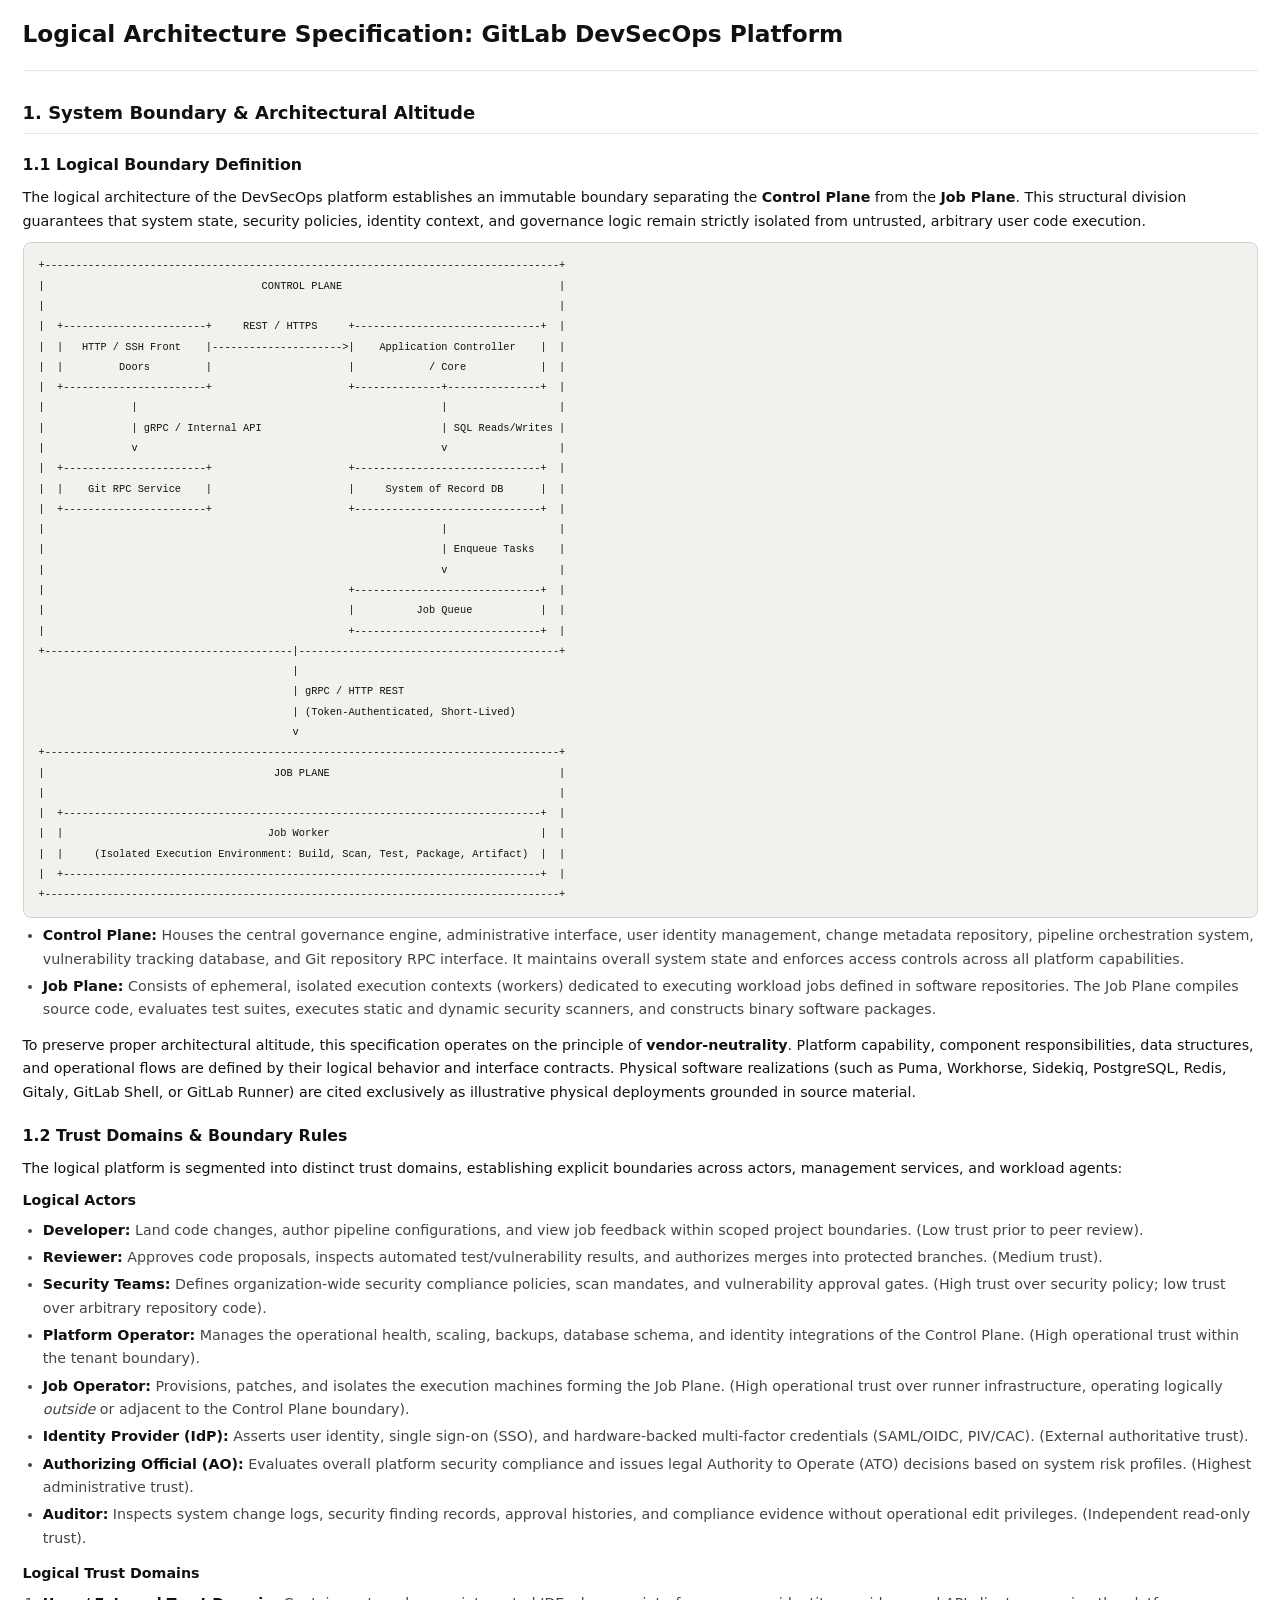
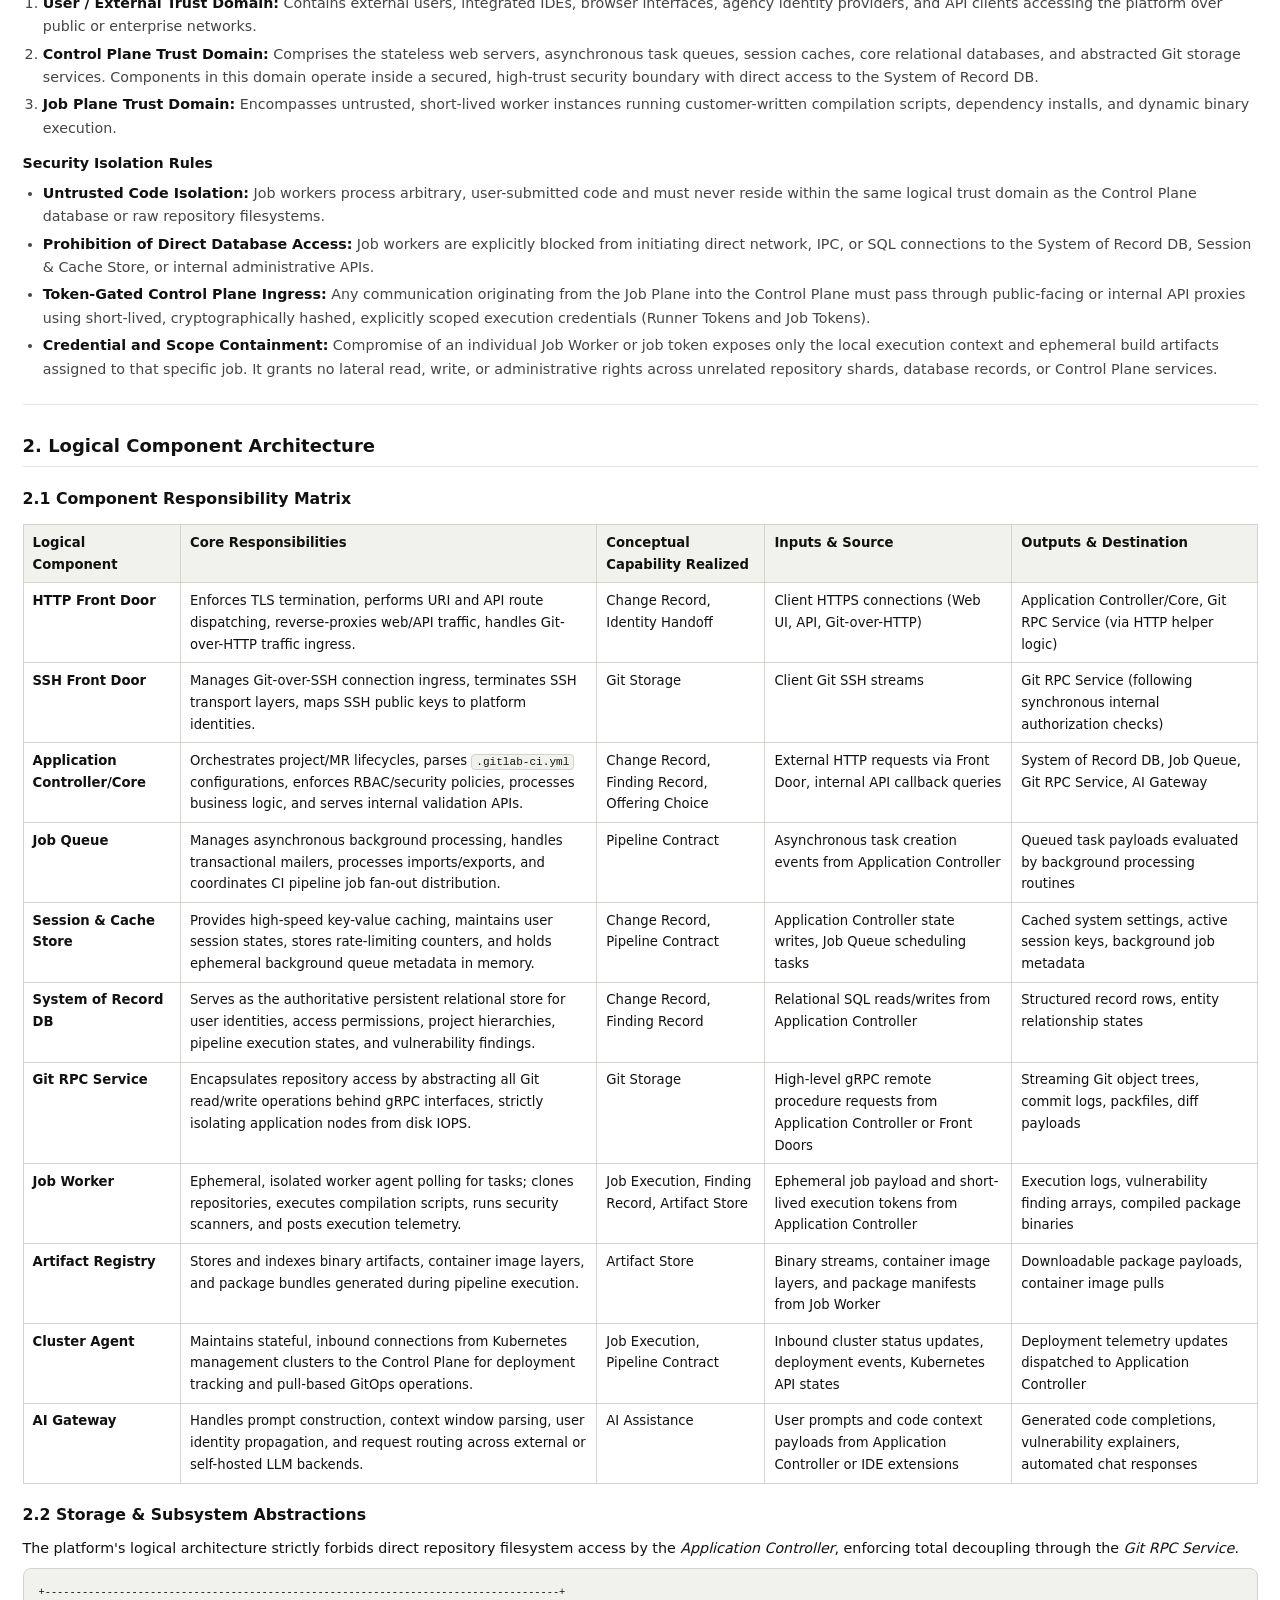
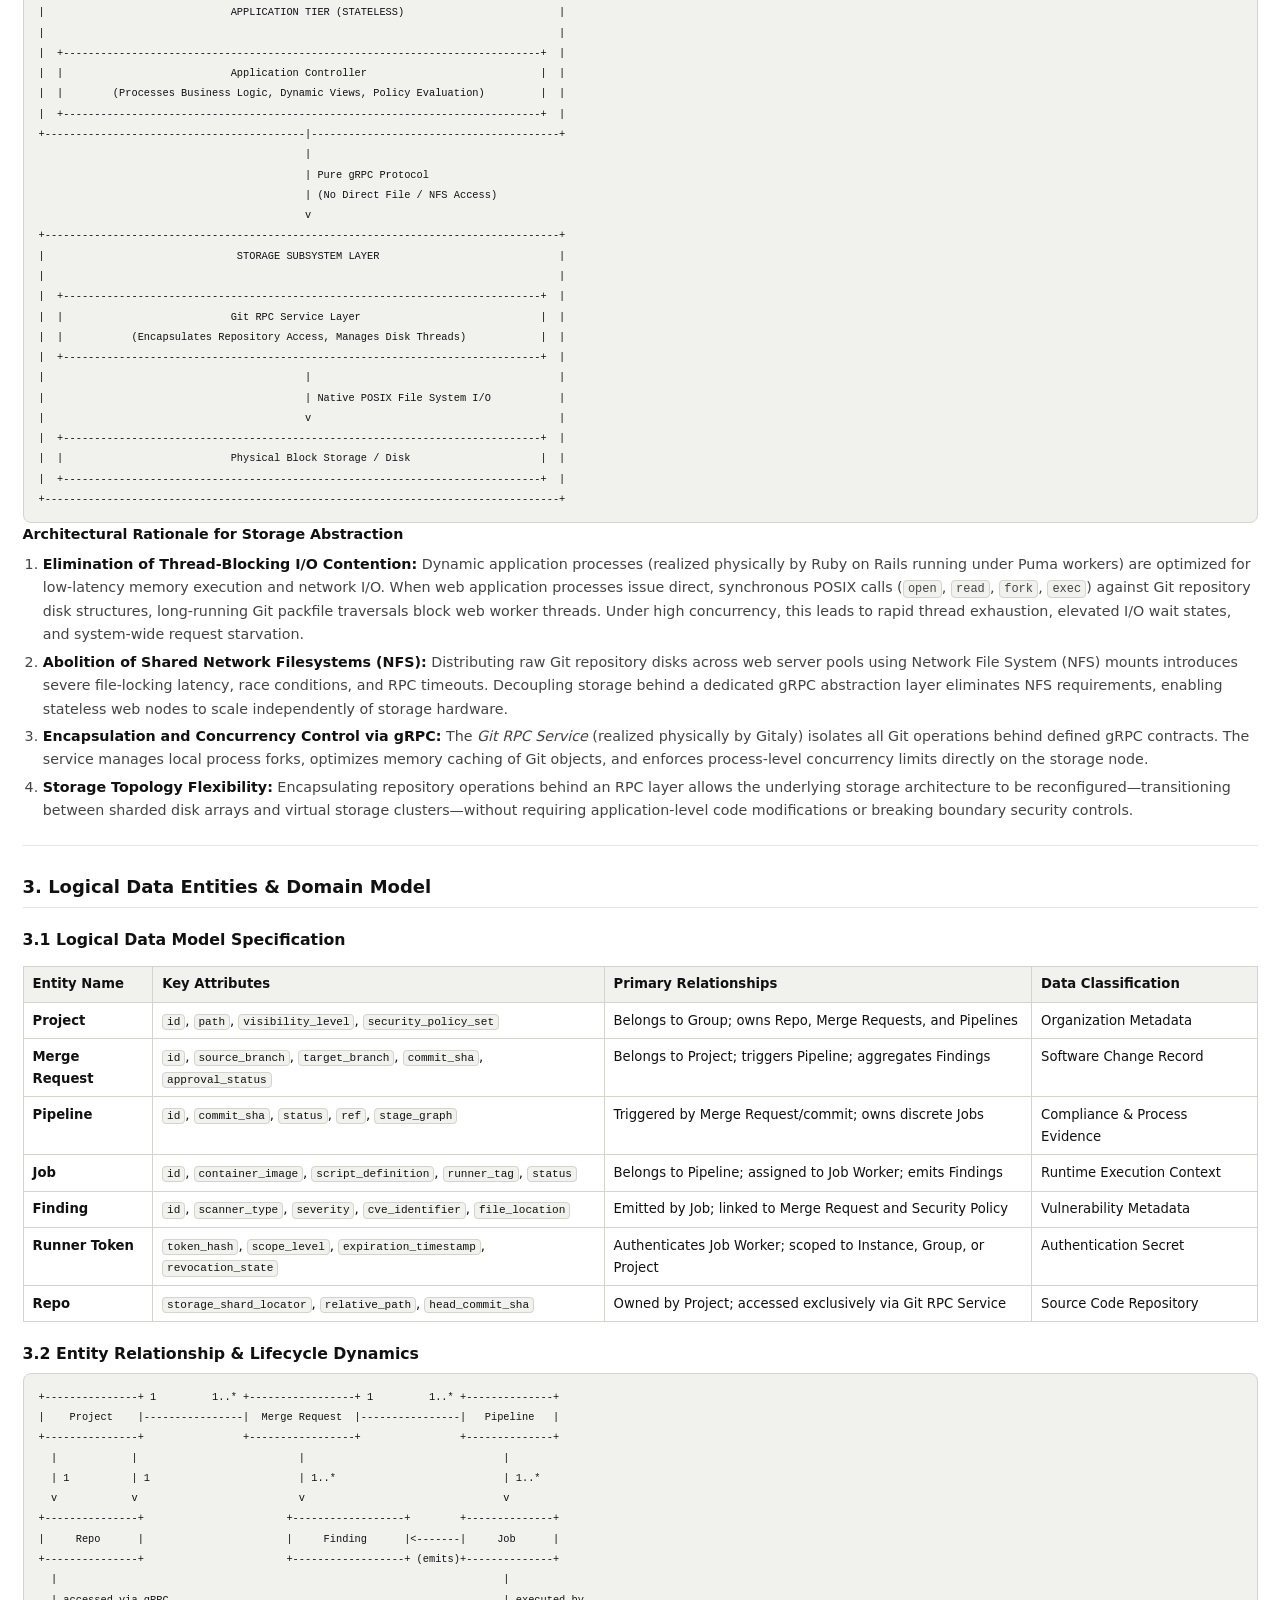
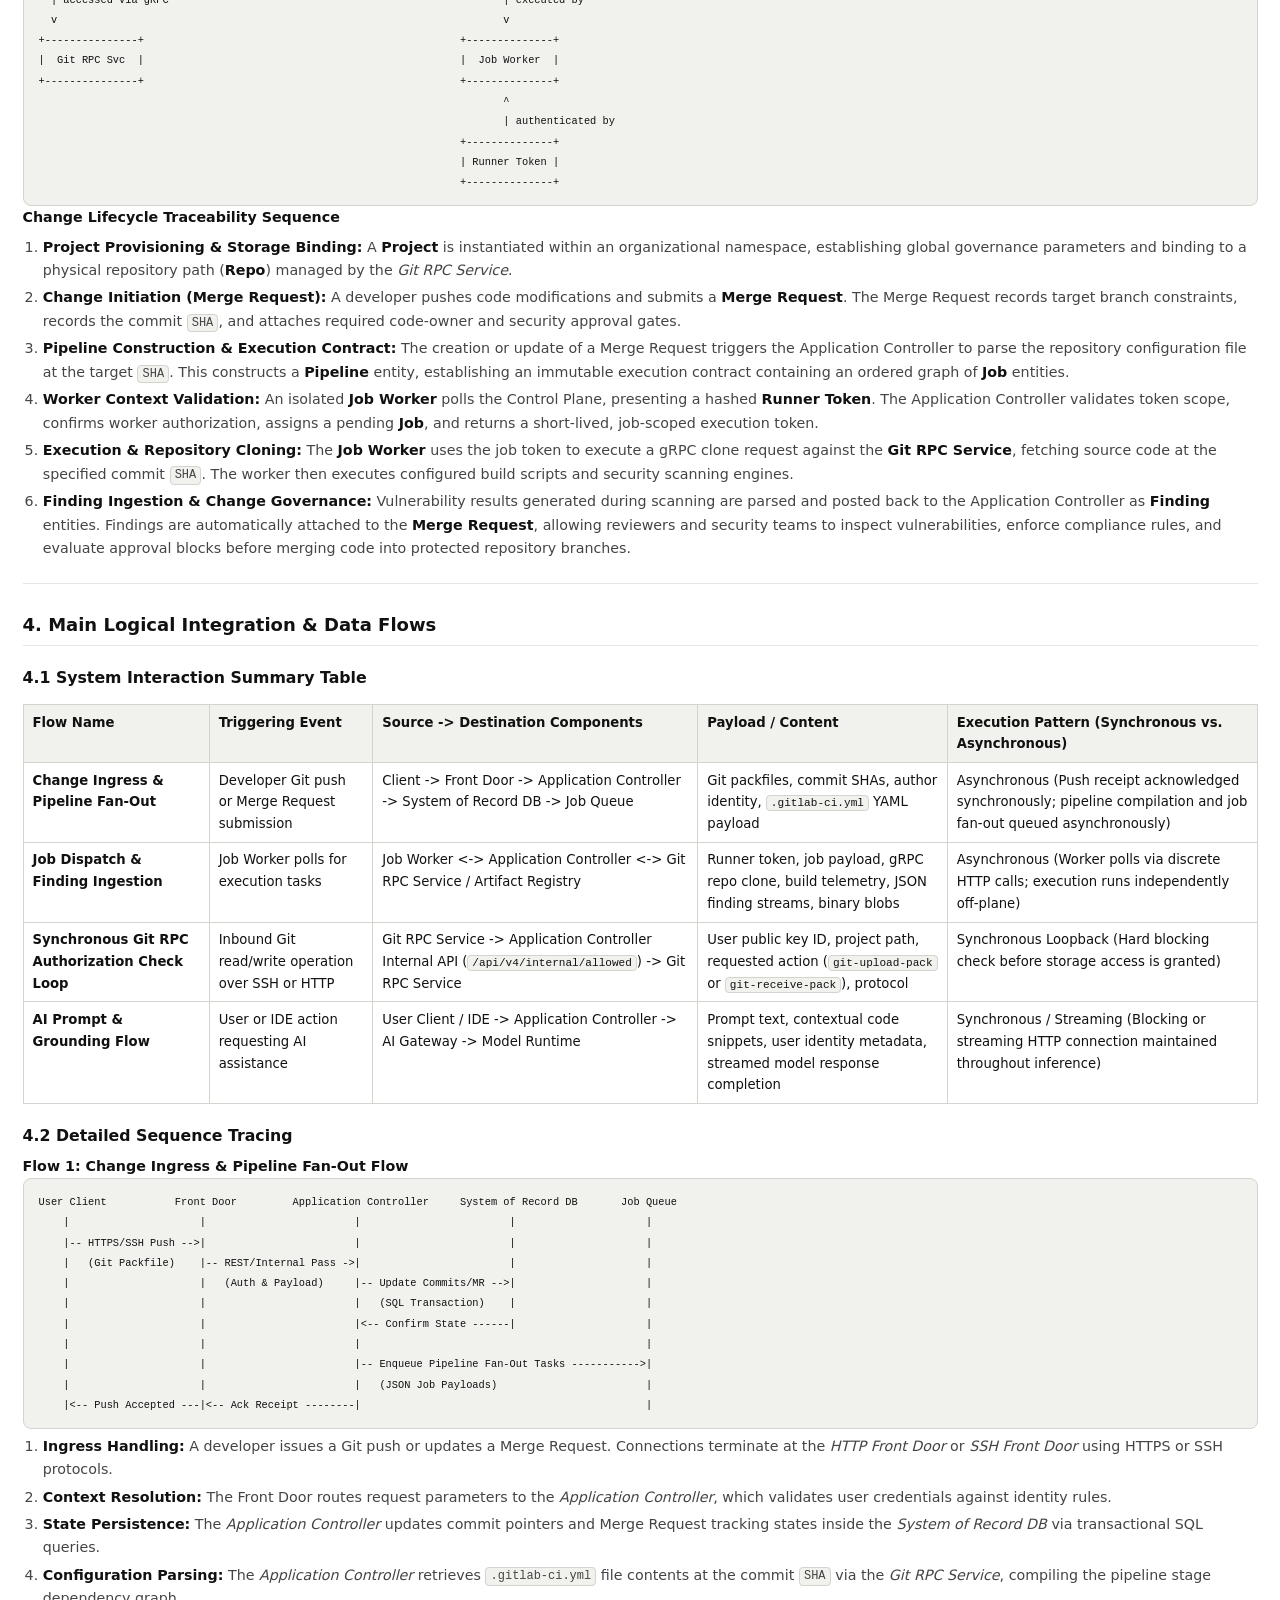
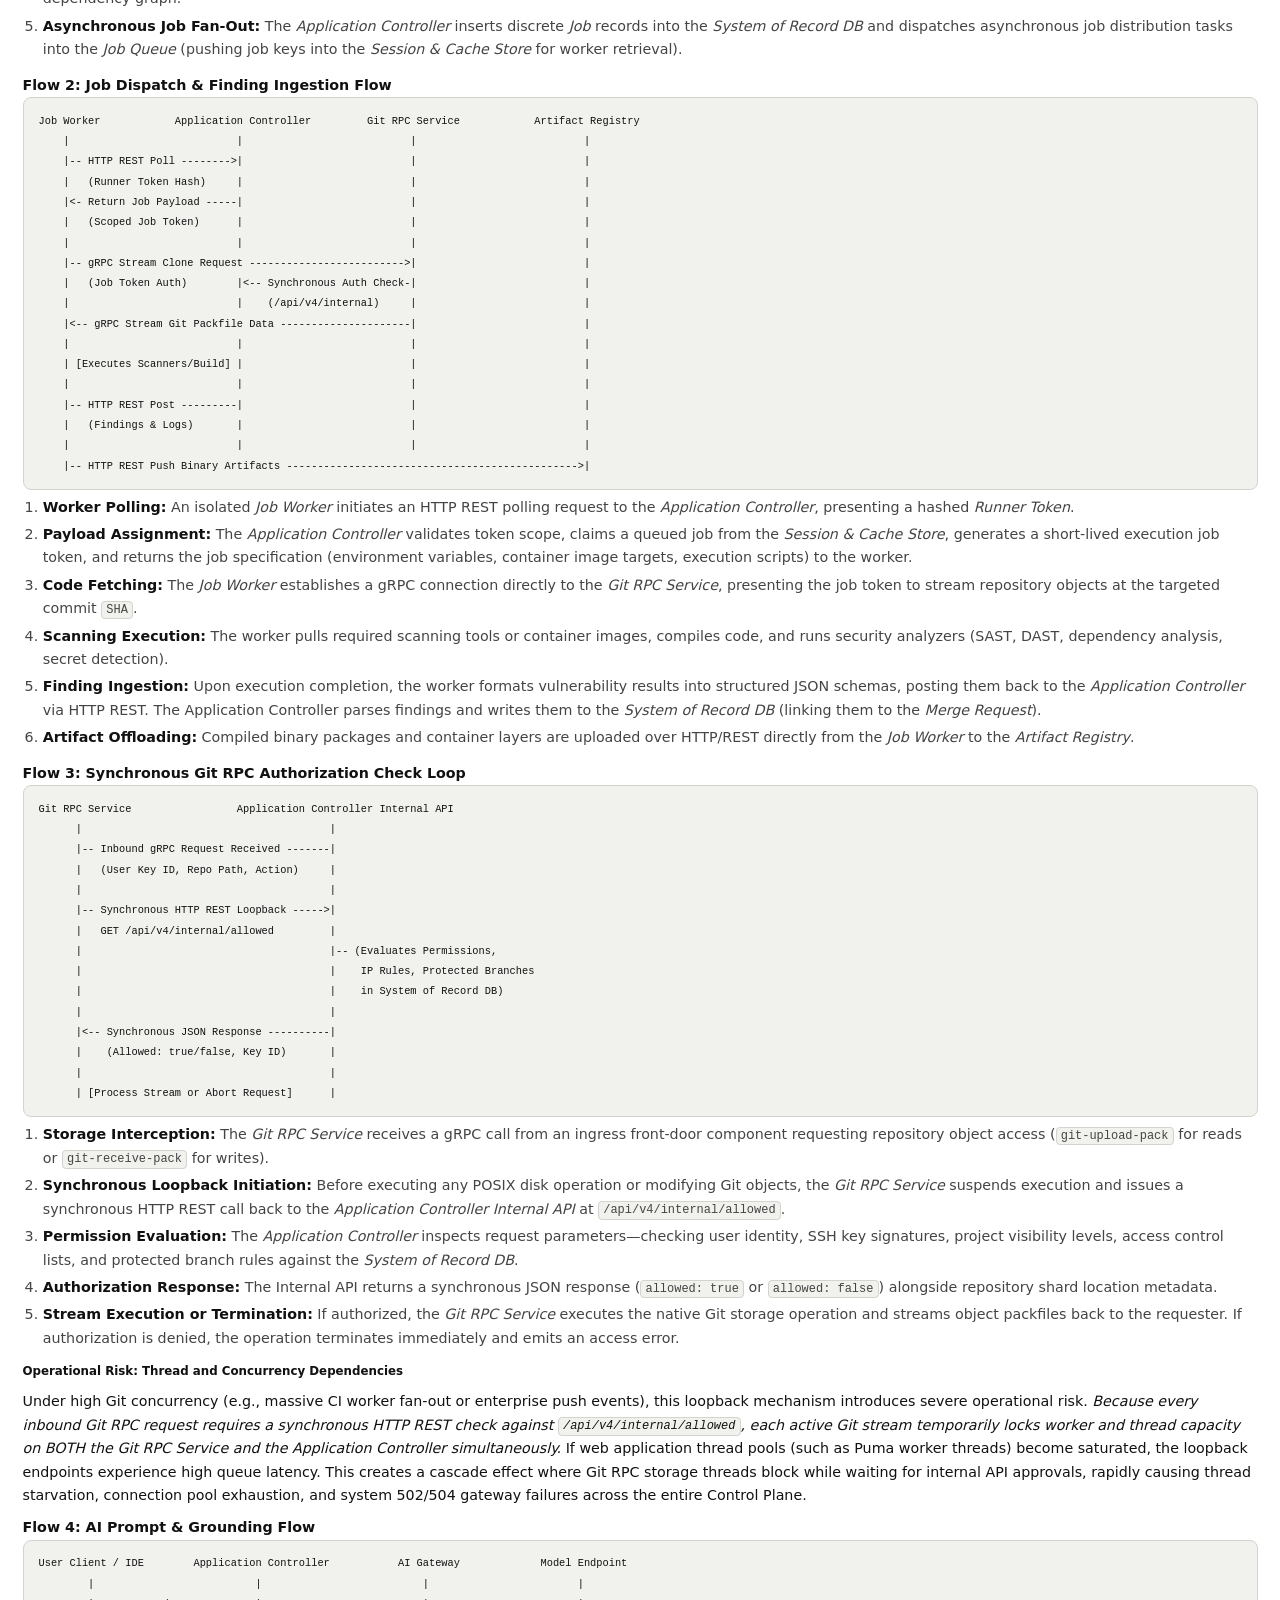
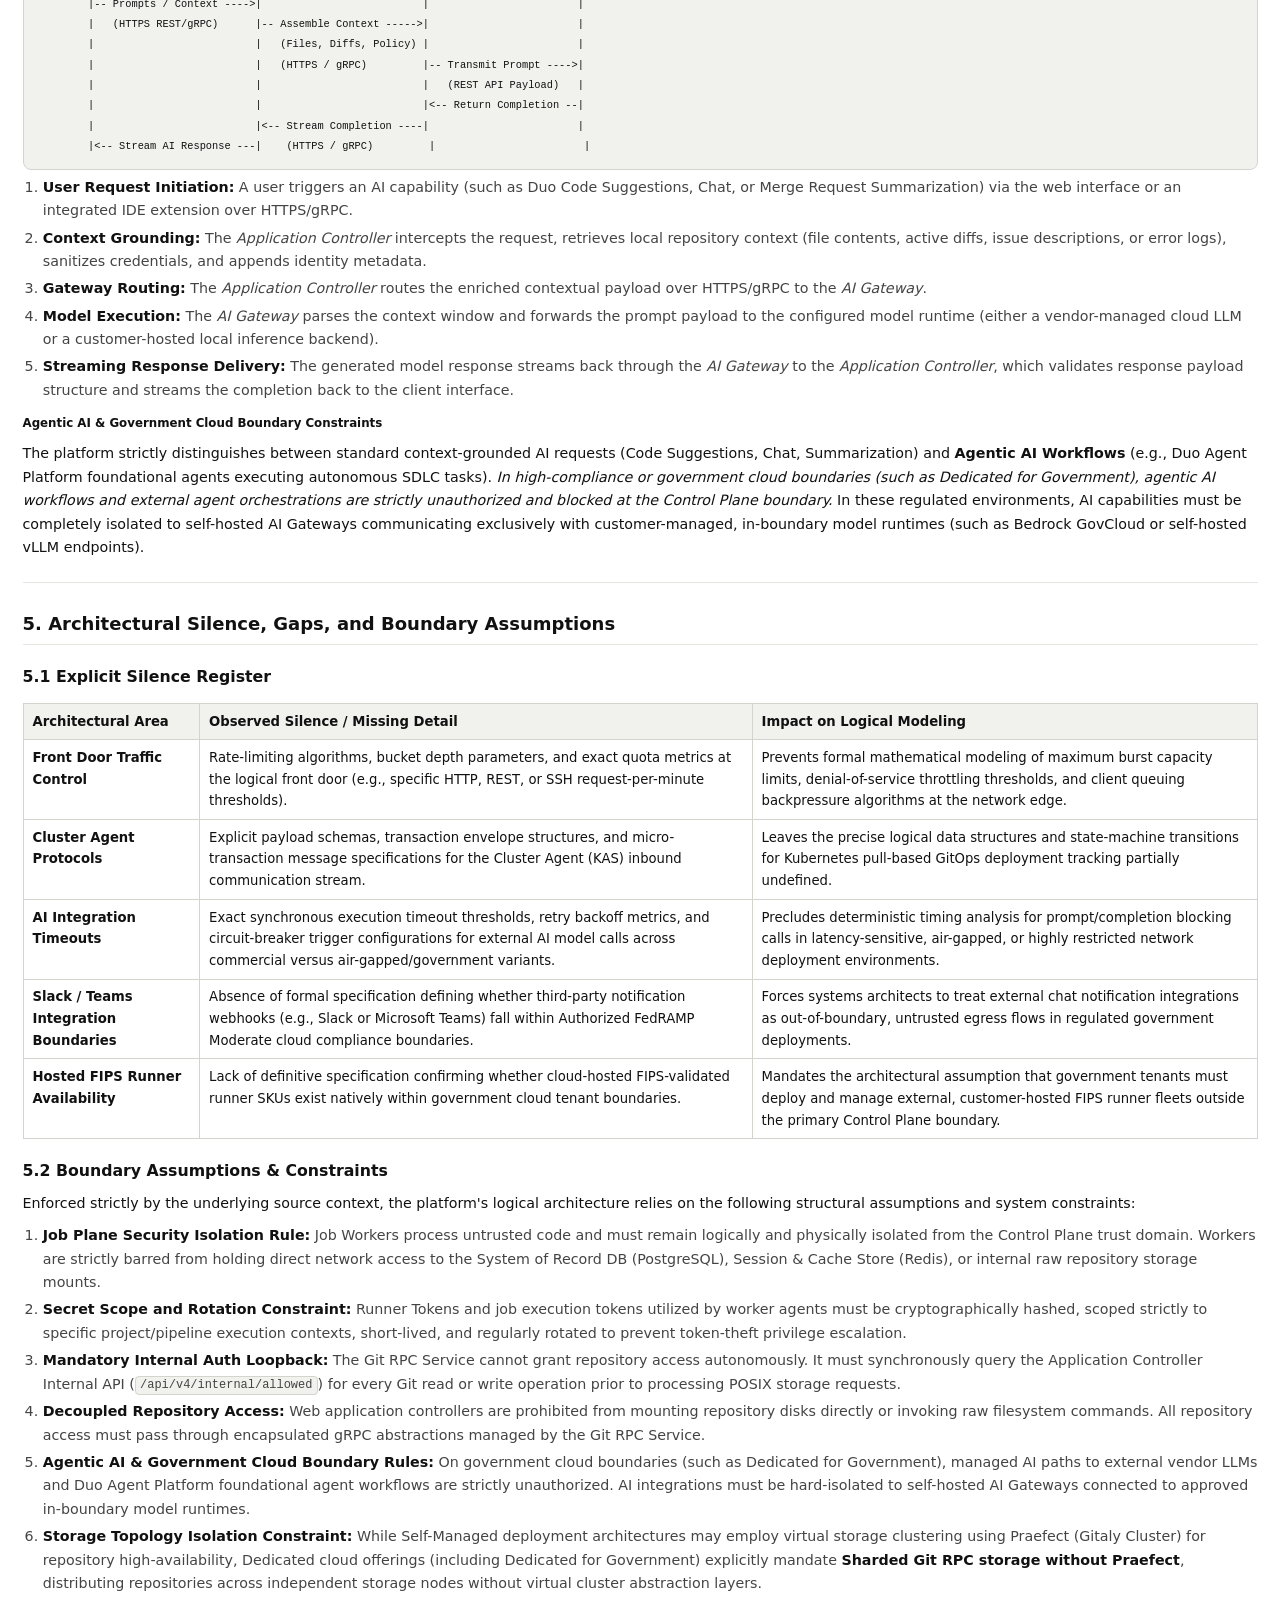
<file: library/07-logical-architecture-specification_-gitlab-devsecops-platform.html>
<!DOCTYPE html>
<html lang="en">
<head>
<meta charset="UTF-8">
<meta name="viewport" content="width=device-width, initial-scale=1">
<title>Logical Architecture Specification: GitLab DevSecOps Platform</title>
<link rel="stylesheet" href="../css/base.css">
<link rel="stylesheet" href="../css/theme.css">
<link rel="stylesheet" href="library.css">
<script>
(function(){
  try {
    var t = localStorage.getItem('learn_gitlab_theme') || 'light';
    if (t !== 'dark') t = 'light';
    document.documentElement.dataset.theme = t;
  } catch (e) { document.documentElement.dataset.theme = 'light'; }
})();
</script>
</head>
<body class="lib-doc">
<article class="prose">
<h1>Logical Architecture Specification: GitLab DevSecOps Platform</h1>
<hr />
<h2>1. System Boundary &amp; Architectural Altitude</h2>
<h3>1.1 Logical Boundary Definition</h3>
<p>The logical architecture of the DevSecOps platform establishes an immutable boundary separating the <strong>Control Plane</strong> from the <strong>Job Plane</strong>. This structural division guarantees that system state, security policies, identity context, and governance logic remain strictly isolated from untrusted, arbitrary user code execution.</p>
<pre><code>+-----------------------------------------------------------------------------------+
|                                   CONTROL PLANE                                   |
|                                                                                   |
|  +-----------------------+     REST / HTTPS     +------------------------------+  |
|  |   HTTP / SSH Front    |---------------------&gt;|    Application Controller    |  |
|  |         Doors         |                      |            / Core            |  |
|  +-----------------------+                      +--------------+---------------+  |
|              |                                                 |                  |
|              | gRPC / Internal API                             | SQL Reads/Writes |
|              v                                                 v                  |
|  +-----------------------+                      +------------------------------+  |
|  |    Git RPC Service    |                      |     System of Record DB      |  |
|  +-----------------------+                      +------------------------------+  |
|                                                                |                  |
|                                                                | Enqueue Tasks    |
|                                                                v                  |
|                                                 +------------------------------+  |
|                                                 |          Job Queue           |  |
|                                                 +------------------------------+  |
+----------------------------------------|------------------------------------------+
                                         |
                                         | gRPC / HTTP REST
                                         | (Token-Authenticated, Short-Lived)
                                         v
+-----------------------------------------------------------------------------------+
|                                     JOB PLANE                                     |
|                                                                                   |
|  +-----------------------------------------------------------------------------+  |
|  |                                 Job Worker                                  |  |
|  |     (Isolated Execution Environment: Build, Scan, Test, Package, Artifact)  |  |
|  +-----------------------------------------------------------------------------+  |
+-----------------------------------------------------------------------------------+
</code></pre>
<ul>
<li><strong>Control Plane:</strong> Houses the central governance engine, administrative interface, user identity management, change metadata repository, pipeline orchestration system, vulnerability tracking database, and Git repository RPC interface. It maintains overall system state and enforces access controls across all platform capabilities.</li>
<li><strong>Job Plane:</strong> Consists of ephemeral, isolated execution contexts (workers) dedicated to executing workload jobs defined in software repositories. The Job Plane compiles source code, evaluates test suites, executes static and dynamic security scanners, and constructs binary software packages.</li>
</ul>
<p>To preserve proper architectural altitude, this specification operates on the principle of <strong>vendor-neutrality</strong>. Platform capability, component responsibilities, data structures, and operational flows are defined by their logical behavior and interface contracts. Physical software realizations (such as Puma, Workhorse, Sidekiq, PostgreSQL, Redis, Gitaly, GitLab Shell, or GitLab Runner) are cited exclusively as illustrative physical deployments grounded in source material.</p>
<h3>1.2 Trust Domains &amp; Boundary Rules</h3>
<p>The logical platform is segmented into distinct trust domains, establishing explicit boundaries across actors, management services, and workload agents:</p>
<h4>Logical Actors</h4>
<ul>
<li><strong>Developer:</strong> Land code changes, author pipeline configurations, and view job feedback within scoped project boundaries. (Low trust prior to peer review).</li>
<li><strong>Reviewer:</strong> Approves code proposals, inspects automated test/vulnerability results, and authorizes merges into protected branches. (Medium trust).</li>
<li><strong>Security Teams:</strong> Defines organization-wide security compliance policies, scan mandates, and vulnerability approval gates. (High trust over security policy; low trust over arbitrary repository code).</li>
<li><strong>Platform Operator:</strong> Manages the operational health, scaling, backups, database schema, and identity integrations of the Control Plane. (High operational trust within the tenant boundary).</li>
<li><strong>Job Operator:</strong> Provisions, patches, and isolates the execution machines forming the Job Plane. (High operational trust over runner infrastructure, operating logically <em>outside</em> or adjacent to the Control Plane boundary).</li>
<li><strong>Identity Provider (IdP):</strong> Asserts user identity, single sign-on (SSO), and hardware-backed multi-factor credentials (SAML/OIDC, PIV/CAC). (External authoritative trust).</li>
<li><strong>Authorizing Official (AO):</strong> Evaluates overall platform security compliance and issues legal Authority to Operate (ATO) decisions based on system risk profiles. (Highest administrative trust).</li>
<li><strong>Auditor:</strong> Inspects system change logs, security finding records, approval histories, and compliance evidence without operational edit privileges. (Independent read-only trust).</li>
</ul>
<h4>Logical Trust Domains</h4>
<ol>
<li><strong>User / External Trust Domain:</strong> Contains external users, integrated IDEs, browser interfaces, agency identity providers, and API clients accessing the platform over public or enterprise networks.</li>
<li><strong>Control Plane Trust Domain:</strong> Comprises the stateless web servers, asynchronous task queues, session caches, core relational databases, and abstracted Git storage services. Components in this domain operate inside a secured, high-trust security boundary with direct access to the System of Record DB.</li>
<li><strong>Job Plane Trust Domain:</strong> Encompasses untrusted, short-lived worker instances running customer-written compilation scripts, dependency installs, and dynamic binary execution.</li>
</ol>
<h4>Security Isolation Rules</h4>
<ul>
<li><strong>Untrusted Code Isolation:</strong> Job workers process arbitrary, user-submitted code and must never reside within the same logical trust domain as the Control Plane database or raw repository filesystems.</li>
<li><strong>Prohibition of Direct Database Access:</strong> Job workers are explicitly blocked from initiating direct network, IPC, or SQL connections to the System of Record DB, Session &amp; Cache Store, or internal administrative APIs.</li>
<li><strong>Token-Gated Control Plane Ingress:</strong> Any communication originating from the Job Plane into the Control Plane must pass through public-facing or internal API proxies using short-lived, cryptographically hashed, explicitly scoped execution credentials (Runner Tokens and Job Tokens).</li>
<li><strong>Credential and Scope Containment:</strong> Compromise of an individual Job Worker or job token exposes only the local execution context and ephemeral build artifacts assigned to that specific job. It grants no lateral read, write, or administrative rights across unrelated repository shards, database records, or Control Plane services.</li>
</ul>
<hr />
<h2>2. Logical Component Architecture</h2>
<h3>2.1 Component Responsibility Matrix</h3>
<table>
<thead>
<tr>
<th style="text-align: left;">Logical Component</th>
<th style="text-align: left;">Core Responsibilities</th>
<th style="text-align: left;">Conceptual Capability Realized</th>
<th style="text-align: left;">Inputs &amp; Source</th>
<th style="text-align: left;">Outputs &amp; Destination</th>
</tr>
</thead>
<tbody>
<tr>
<td style="text-align: left;"><strong>HTTP Front Door</strong></td>
<td style="text-align: left;">Enforces TLS termination, performs URI and API route dispatching, reverse-proxies web/API traffic, handles Git-over-HTTP traffic ingress.</td>
<td style="text-align: left;">Change Record, Identity Handoff</td>
<td style="text-align: left;">Client HTTPS connections (Web UI, API, Git-over-HTTP)</td>
<td style="text-align: left;">Application Controller/Core, Git RPC Service (via HTTP helper logic)</td>
</tr>
<tr>
<td style="text-align: left;"><strong>SSH Front Door</strong></td>
<td style="text-align: left;">Manages Git-over-SSH connection ingress, terminates SSH transport layers, maps SSH public keys to platform identities.</td>
<td style="text-align: left;">Git Storage</td>
<td style="text-align: left;">Client Git SSH streams</td>
<td style="text-align: left;">Git RPC Service (following synchronous internal authorization checks)</td>
</tr>
<tr>
<td style="text-align: left;"><strong>Application Controller/Core</strong></td>
<td style="text-align: left;">Orchestrates project/MR lifecycles, parses <code>.gitlab-ci.yml</code> configurations, enforces RBAC/security policies, processes business logic, and serves internal validation APIs.</td>
<td style="text-align: left;">Change Record, Finding Record, Offering Choice</td>
<td style="text-align: left;">External HTTP requests via Front Door, internal API callback queries</td>
<td style="text-align: left;">System of Record DB, Job Queue, Git RPC Service, AI Gateway</td>
</tr>
<tr>
<td style="text-align: left;"><strong>Job Queue</strong></td>
<td style="text-align: left;">Manages asynchronous background processing, handles transactional mailers, processes imports/exports, and coordinates CI pipeline job fan-out distribution.</td>
<td style="text-align: left;">Pipeline Contract</td>
<td style="text-align: left;">Asynchronous task creation events from Application Controller</td>
<td style="text-align: left;">Queued task payloads evaluated by background processing routines</td>
</tr>
<tr>
<td style="text-align: left;"><strong>Session &amp; Cache Store</strong></td>
<td style="text-align: left;">Provides high-speed key-value caching, maintains user session states, stores rate-limiting counters, and holds ephemeral background queue metadata in memory.</td>
<td style="text-align: left;">Change Record, Pipeline Contract</td>
<td style="text-align: left;">Application Controller state writes, Job Queue scheduling tasks</td>
<td style="text-align: left;">Cached system settings, active session keys, background job metadata</td>
</tr>
<tr>
<td style="text-align: left;"><strong>System of Record DB</strong></td>
<td style="text-align: left;">Serves as the authoritative persistent relational store for user identities, access permissions, project hierarchies, pipeline execution states, and vulnerability findings.</td>
<td style="text-align: left;">Change Record, Finding Record</td>
<td style="text-align: left;">Relational SQL reads/writes from Application Controller</td>
<td style="text-align: left;">Structured record rows, entity relationship states</td>
</tr>
<tr>
<td style="text-align: left;"><strong>Git RPC Service</strong></td>
<td style="text-align: left;">Encapsulates repository access by abstracting all Git read/write operations behind gRPC interfaces, strictly isolating application nodes from disk IOPS.</td>
<td style="text-align: left;">Git Storage</td>
<td style="text-align: left;">High-level gRPC remote procedure requests from Application Controller or Front Doors</td>
<td style="text-align: left;">Streaming Git object trees, commit logs, packfiles, diff payloads</td>
</tr>
<tr>
<td style="text-align: left;"><strong>Job Worker</strong></td>
<td style="text-align: left;">Ephemeral, isolated worker agent polling for tasks; clones repositories, executes compilation scripts, runs security scanners, and posts execution telemetry.</td>
<td style="text-align: left;">Job Execution, Finding Record, Artifact Store</td>
<td style="text-align: left;">Ephemeral job payload and short-lived execution tokens from Application Controller</td>
<td style="text-align: left;">Execution logs, vulnerability finding arrays, compiled package binaries</td>
</tr>
<tr>
<td style="text-align: left;"><strong>Artifact Registry</strong></td>
<td style="text-align: left;">Stores and indexes binary artifacts, container image layers, and package bundles generated during pipeline execution.</td>
<td style="text-align: left;">Artifact Store</td>
<td style="text-align: left;">Binary streams, container image layers, and package manifests from Job Worker</td>
<td style="text-align: left;">Downloadable package payloads, container image pulls</td>
</tr>
<tr>
<td style="text-align: left;"><strong>Cluster Agent</strong></td>
<td style="text-align: left;">Maintains stateful, inbound connections from Kubernetes management clusters to the Control Plane for deployment tracking and pull-based GitOps operations.</td>
<td style="text-align: left;">Job Execution, Pipeline Contract</td>
<td style="text-align: left;">Inbound cluster status updates, deployment events, Kubernetes API states</td>
<td style="text-align: left;">Deployment telemetry updates dispatched to Application Controller</td>
</tr>
<tr>
<td style="text-align: left;"><strong>AI Gateway</strong></td>
<td style="text-align: left;">Handles prompt construction, context window parsing, user identity propagation, and request routing across external or self-hosted LLM backends.</td>
<td style="text-align: left;">AI Assistance</td>
<td style="text-align: left;">User prompts and code context payloads from Application Controller or IDE extensions</td>
<td style="text-align: left;">Generated code completions, vulnerability explainers, automated chat responses</td>
</tr>
</tbody>
</table>
<h3>2.2 Storage &amp; Subsystem Abstractions</h3>
<p>The platform's logical architecture strictly forbids direct repository filesystem access by the <em>Application Controller</em>, enforcing total decoupling through the <em>Git RPC Service</em>.</p>
<pre><code>+-----------------------------------------------------------------------------------+
|                              APPLICATION TIER (STATELESS)                         |
|                                                                                   |
|  +-----------------------------------------------------------------------------+  |
|  |                           Application Controller                            |  |
|  |        (Processes Business Logic, Dynamic Views, Policy Evaluation)         |  |
|  +-----------------------------------------------------------------------------+  |
+------------------------------------------|----------------------------------------+
                                           |
                                           | Pure gRPC Protocol
                                           | (No Direct File / NFS Access)
                                           v
+-----------------------------------------------------------------------------------+
|                               STORAGE SUBSYSTEM LAYER                             |
|                                                                                   |
|  +-----------------------------------------------------------------------------+  |
|  |                           Git RPC Service Layer                             |  |
|  |           (Encapsulates Repository Access, Manages Disk Threads)            |  |
|  +-----------------------------------------------------------------------------+  |
|                                          |                                        |
|                                          | Native POSIX File System I/O           |
|                                          v                                        |
|  +-----------------------------------------------------------------------------+  |
|  |                           Physical Block Storage / Disk                     |  |
|  +-----------------------------------------------------------------------------+  |
+-----------------------------------------------------------------------------------+
</code></pre>
<h4>Architectural Rationale for Storage Abstraction</h4>
<ol>
<li><strong>Elimination of Thread-Blocking I/O Contention:</strong> Dynamic application processes (realized physically by Ruby on Rails running under Puma workers) are optimized for low-latency memory execution and network I/O. When web application processes issue direct, synchronous POSIX calls (<code>open</code>, <code>read</code>, <code>fork</code>, <code>exec</code>) against Git repository disk structures, long-running Git packfile traversals block web worker threads. Under high concurrency, this leads to rapid thread exhaustion, elevated I/O wait states, and system-wide request starvation.</li>
<li><strong>Abolition of Shared Network Filesystems (NFS):</strong> Distributing raw Git repository disks across web server pools using Network File System (NFS) mounts introduces severe file-locking latency, race conditions, and RPC timeouts. Decoupling storage behind a dedicated gRPC abstraction layer eliminates NFS requirements, enabling stateless web nodes to scale independently of storage hardware.</li>
<li><strong>Encapsulation and Concurrency Control via gRPC:</strong> The <em>Git RPC Service</em> (realized physically by Gitaly) isolates all Git operations behind defined gRPC contracts. The service manages local process forks, optimizes memory caching of Git objects, and enforces process-level concurrency limits directly on the storage node.</li>
<li><strong>Storage Topology Flexibility:</strong> Encapsulating repository operations behind an RPC layer allows the underlying storage architecture to be reconfigured—transitioning between sharded disk arrays and virtual storage clusters—without requiring application-level code modifications or breaking boundary security controls.</li>
</ol>
<hr />
<h2>3. Logical Data Entities &amp; Domain Model</h2>
<h3>3.1 Logical Data Model Specification</h3>
<table>
<thead>
<tr>
<th style="text-align: left;">Entity Name</th>
<th style="text-align: left;">Key Attributes</th>
<th style="text-align: left;">Primary Relationships</th>
<th style="text-align: left;">Data Classification</th>
</tr>
</thead>
<tbody>
<tr>
<td style="text-align: left;"><strong>Project</strong></td>
<td style="text-align: left;"><code>id</code>, <code>path</code>, <code>visibility_level</code>, <code>security_policy_set</code></td>
<td style="text-align: left;">Belongs to Group; owns Repo, Merge Requests, and Pipelines</td>
<td style="text-align: left;">Organization Metadata</td>
</tr>
<tr>
<td style="text-align: left;"><strong>Merge Request</strong></td>
<td style="text-align: left;"><code>id</code>, <code>source_branch</code>, <code>target_branch</code>, <code>commit_sha</code>, <code>approval_status</code></td>
<td style="text-align: left;">Belongs to Project; triggers Pipeline; aggregates Findings</td>
<td style="text-align: left;">Software Change Record</td>
</tr>
<tr>
<td style="text-align: left;"><strong>Pipeline</strong></td>
<td style="text-align: left;"><code>id</code>, <code>commit_sha</code>, <code>status</code>, <code>ref</code>, <code>stage_graph</code></td>
<td style="text-align: left;">Triggered by Merge Request/commit; owns discrete Jobs</td>
<td style="text-align: left;">Compliance &amp; Process Evidence</td>
</tr>
<tr>
<td style="text-align: left;"><strong>Job</strong></td>
<td style="text-align: left;"><code>id</code>, <code>container_image</code>, <code>script_definition</code>, <code>runner_tag</code>, <code>status</code></td>
<td style="text-align: left;">Belongs to Pipeline; assigned to Job Worker; emits Findings</td>
<td style="text-align: left;">Runtime Execution Context</td>
</tr>
<tr>
<td style="text-align: left;"><strong>Finding</strong></td>
<td style="text-align: left;"><code>id</code>, <code>scanner_type</code>, <code>severity</code>, <code>cve_identifier</code>, <code>file_location</code></td>
<td style="text-align: left;">Emitted by Job; linked to Merge Request and Security Policy</td>
<td style="text-align: left;">Vulnerability Metadata</td>
</tr>
<tr>
<td style="text-align: left;"><strong>Runner Token</strong></td>
<td style="text-align: left;"><code>token_hash</code>, <code>scope_level</code>, <code>expiration_timestamp</code>, <code>revocation_state</code></td>
<td style="text-align: left;">Authenticates Job Worker; scoped to Instance, Group, or Project</td>
<td style="text-align: left;">Authentication Secret</td>
</tr>
<tr>
<td style="text-align: left;"><strong>Repo</strong></td>
<td style="text-align: left;"><code>storage_shard_locator</code>, <code>relative_path</code>, <code>head_commit_sha</code></td>
<td style="text-align: left;">Owned by Project; accessed exclusively via Git RPC Service</td>
<td style="text-align: left;">Source Code Repository</td>
</tr>
</tbody>
</table>
<h3>3.2 Entity Relationship &amp; Lifecycle Dynamics</h3>
<pre><code>+---------------+ 1         1..* +-----------------+ 1         1..* +--------------+
|    Project    |----------------|  Merge Request  |----------------|   Pipeline   |
+---------------+                +-----------------+                +--------------+
  |            |                          |                                |
  | 1          | 1                        | 1..*                           | 1..*
  v            v                          v                                v
+---------------+                       +------------------+        +--------------+
|     Repo      |                       |     Finding      |&lt;-------|     Job      |
+---------------+                       +------------------+ (emits)+--------------+
  |                                                                        |
  | accessed via gRPC                                                      | executed by
  v                                                                        v
+---------------+                                                   +--------------+
|  Git RPC Svc  |                                                   |  Job Worker  |
+---------------+                                                   +--------------+
                                                                           ^
                                                                           | authenticated by
                                                                    +--------------+
                                                                    | Runner Token |
                                                                    +--------------+
</code></pre>
<h4>Change Lifecycle Traceability Sequence</h4>
<ol>
<li><strong>Project Provisioning &amp; Storage Binding:</strong> A <strong>Project</strong> is instantiated within an organizational namespace, establishing global governance parameters and binding to a physical repository path (<strong>Repo</strong>) managed by the <em>Git RPC Service</em>.</li>
<li><strong>Change Initiation (Merge Request):</strong> A developer pushes code modifications and submits a <strong>Merge Request</strong>. The Merge Request records target branch constraints, records the commit <code>SHA</code>, and attaches required code-owner and security approval gates.</li>
<li><strong>Pipeline Construction &amp; Execution Contract:</strong> The creation or update of a Merge Request triggers the Application Controller to parse the repository configuration file at the target <code>SHA</code>. This constructs a <strong>Pipeline</strong> entity, establishing an immutable execution contract containing an ordered graph of <strong>Job</strong> entities.</li>
<li><strong>Worker Context Validation:</strong> An isolated <strong>Job Worker</strong> polls the Control Plane, presenting a hashed <strong>Runner Token</strong>. The Application Controller validates token scope, confirms worker authorization, assigns a pending <strong>Job</strong>, and returns a short-lived, job-scoped execution token.</li>
<li><strong>Execution &amp; Repository Cloning:</strong> The <strong>Job Worker</strong> uses the job token to execute a gRPC clone request against the <strong>Git RPC Service</strong>, fetching source code at the specified commit <code>SHA</code>. The worker then executes configured build scripts and security scanning engines.</li>
<li><strong>Finding Ingestion &amp; Change Governance:</strong> Vulnerability results generated during scanning are parsed and posted back to the Application Controller as <strong>Finding</strong> entities. Findings are automatically attached to the <strong>Merge Request</strong>, allowing reviewers and security teams to inspect vulnerabilities, enforce compliance rules, and evaluate approval blocks before merging code into protected repository branches.</li>
</ol>
<hr />
<h2>4. Main Logical Integration &amp; Data Flows</h2>
<h3>4.1 System Interaction Summary Table</h3>
<table>
<thead>
<tr>
<th style="text-align: left;">Flow Name</th>
<th style="text-align: left;">Triggering Event</th>
<th style="text-align: left;">Source -&gt; Destination Components</th>
<th style="text-align: left;">Payload / Content</th>
<th style="text-align: left;">Execution Pattern (Synchronous vs. Asynchronous)</th>
</tr>
</thead>
<tbody>
<tr>
<td style="text-align: left;"><strong>Change Ingress &amp; Pipeline Fan-Out</strong></td>
<td style="text-align: left;">Developer Git push or Merge Request submission</td>
<td style="text-align: left;">Client -&gt; Front Door -&gt; Application Controller -&gt; System of Record DB -&gt; Job Queue</td>
<td style="text-align: left;">Git packfiles, commit SHAs, author identity, <code>.gitlab-ci.yml</code> YAML payload</td>
<td style="text-align: left;">Asynchronous (Push receipt acknowledged synchronously; pipeline compilation and job fan-out queued asynchronously)</td>
</tr>
<tr>
<td style="text-align: left;"><strong>Job Dispatch &amp; Finding Ingestion</strong></td>
<td style="text-align: left;">Job Worker polls for execution tasks</td>
<td style="text-align: left;">Job Worker &lt;-&gt; Application Controller &lt;-&gt; Git RPC Service / Artifact Registry</td>
<td style="text-align: left;">Runner token, job payload, gRPC repo clone, build telemetry, JSON finding streams, binary blobs</td>
<td style="text-align: left;">Asynchronous (Worker polls via discrete HTTP calls; execution runs independently off-plane)</td>
</tr>
<tr>
<td style="text-align: left;"><strong>Synchronous Git RPC Authorization Check Loop</strong></td>
<td style="text-align: left;">Inbound Git read/write operation over SSH or HTTP</td>
<td style="text-align: left;">Git RPC Service -&gt; Application Controller Internal API (<code>/api/v4/internal/allowed</code>) -&gt; Git RPC Service</td>
<td style="text-align: left;">User public key ID, project path, requested action (<code>git-upload-pack</code> or <code>git-receive-pack</code>), protocol</td>
<td style="text-align: left;">Synchronous Loopback (Hard blocking check before storage access is granted)</td>
</tr>
<tr>
<td style="text-align: left;"><strong>AI Prompt &amp; Grounding Flow</strong></td>
<td style="text-align: left;">User or IDE action requesting AI assistance</td>
<td style="text-align: left;">User Client / IDE -&gt; Application Controller -&gt; AI Gateway -&gt; Model Runtime</td>
<td style="text-align: left;">Prompt text, contextual code snippets, user identity metadata, streamed model response completion</td>
<td style="text-align: left;">Synchronous / Streaming (Blocking or streaming HTTP connection maintained throughout inference)</td>
</tr>
</tbody>
</table>
<h3>4.2 Detailed Sequence Tracing</h3>
<h4>Flow 1: Change Ingress &amp; Pipeline Fan-Out Flow</h4>
<pre><code>User Client           Front Door         Application Controller     System of Record DB       Job Queue
    |                     |                        |                        |                     |
    |-- HTTPS/SSH Push --&gt;|                        |                        |                     |
    |   (Git Packfile)    |-- REST/Internal Pass -&gt;|                        |                     |
    |                     |   (Auth &amp; Payload)     |-- Update Commits/MR --&gt;|                     |
    |                     |                        |   (SQL Transaction)    |                     |
    |                     |                        |&lt;-- Confirm State ------|                     |
    |                     |                        |                                              |
    |                     |                        |-- Enqueue Pipeline Fan-Out Tasks -----------&gt;|
    |                     |                        |   (JSON Job Payloads)                        |
    |&lt;-- Push Accepted ---|&lt;-- Ack Receipt --------|                                              |
</code></pre>
<ol>
<li><strong>Ingress Handling:</strong> A developer issues a Git push or updates a Merge Request. Connections terminate at the <em>HTTP Front Door</em> or <em>SSH Front Door</em> using HTTPS or SSH protocols.</li>
<li><strong>Context Resolution:</strong> The Front Door routes request parameters to the <em>Application Controller</em>, which validates user credentials against identity rules.</li>
<li><strong>State Persistence:</strong> The <em>Application Controller</em> updates commit pointers and Merge Request tracking states inside the <em>System of Record DB</em> via transactional SQL queries.</li>
<li><strong>Configuration Parsing:</strong> The <em>Application Controller</em> retrieves <code>.gitlab-ci.yml</code> file contents at the commit <code>SHA</code> via the <em>Git RPC Service</em>, compiling the pipeline stage dependency graph.</li>
<li><strong>Asynchronous Job Fan-Out:</strong> The <em>Application Controller</em> inserts discrete <em>Job</em> records into the <em>System of Record DB</em> and dispatches asynchronous job distribution tasks into the <em>Job Queue</em> (pushing job keys into the <em>Session &amp; Cache Store</em> for worker retrieval).</li>
</ol>
<h4>Flow 2: Job Dispatch &amp; Finding Ingestion Flow</h4>
<pre><code>Job Worker            Application Controller         Git RPC Service            Artifact Registry
    |                           |                           |                           |
    |-- HTTP REST Poll --------&gt;|                           |                           |
    |   (Runner Token Hash)     |                           |                           |
    |&lt;- Return Job Payload -----|                           |                           |
    |   (Scoped Job Token)      |                           |                           |
    |                           |                           |                           |
    |-- gRPC Stream Clone Request -------------------------&gt;|                           |
    |   (Job Token Auth)        |&lt;-- Synchronous Auth Check-|                           |
    |                           |    (/api/v4/internal)     |                           |
    |&lt;-- gRPC Stream Git Packfile Data ---------------------|                           |
    |                           |                           |                           |
    | [Executes Scanners/Build] |                           |                           |
    |                           |                           |                           |
    |-- HTTP REST Post ---------|                           |                           |
    |   (Findings &amp; Logs)       |                           |                           |
    |                           |                           |                           |
    |-- HTTP REST Push Binary Artifacts -----------------------------------------------&gt;|
</code></pre>
<ol>
<li><strong>Worker Polling:</strong> An isolated <em>Job Worker</em> initiates an HTTP REST polling request to the <em>Application Controller</em>, presenting a hashed <em>Runner Token</em>.</li>
<li><strong>Payload Assignment:</strong> The <em>Application Controller</em> validates token scope, claims a queued job from the <em>Session &amp; Cache Store</em>, generates a short-lived execution job token, and returns the job specification (environment variables, container image targets, execution scripts) to the worker.</li>
<li><strong>Code Fetching:</strong> The <em>Job Worker</em> establishes a gRPC connection directly to the <em>Git RPC Service</em>, presenting the job token to stream repository objects at the targeted commit <code>SHA</code>.</li>
<li><strong>Scanning Execution:</strong> The worker pulls required scanning tools or container images, compiles code, and runs security analyzers (SAST, DAST, dependency analysis, secret detection).</li>
<li><strong>Finding Ingestion:</strong> Upon execution completion, the worker formats vulnerability results into structured JSON schemas, posting them back to the <em>Application Controller</em> via HTTP REST. The Application Controller parses findings and writes them to the <em>System of Record DB</em> (linking them to the <em>Merge Request</em>).</li>
<li><strong>Artifact Offloading:</strong> Compiled binary packages and container layers are uploaded over HTTP/REST directly from the <em>Job Worker</em> to the <em>Artifact Registry</em>.</li>
</ol>
<h4>Flow 3: Synchronous Git RPC Authorization Check Loop</h4>
<pre><code>Git RPC Service                 Application Controller Internal API
      |                                        |
      |-- Inbound gRPC Request Received -------|
      |   (User Key ID, Repo Path, Action)     |
      |                                        |
      |-- Synchronous HTTP REST Loopback -----&gt;|
      |   GET /api/v4/internal/allowed         |
      |                                        |-- (Evaluates Permissions,
      |                                        |    IP Rules, Protected Branches
      |                                        |    in System of Record DB)
      |                                        |
      |&lt;-- Synchronous JSON Response ----------|
      |    (Allowed: true/false, Key ID)       |
      |                                        |
      | [Process Stream or Abort Request]      |
</code></pre>
<ol>
<li><strong>Storage Interception:</strong> The <em>Git RPC Service</em> receives a gRPC call from an ingress front-door component requesting repository object access (<code>git-upload-pack</code> for reads or <code>git-receive-pack</code> for writes).</li>
<li><strong>Synchronous Loopback Initiation:</strong> Before executing any POSIX disk operation or modifying Git objects, the <em>Git RPC Service</em> suspends execution and issues a synchronous HTTP REST call back to the <em>Application Controller Internal API</em> at <code>/api/v4/internal/allowed</code>.</li>
<li><strong>Permission Evaluation:</strong> The <em>Application Controller</em> inspects request parameters—checking user identity, SSH key signatures, project visibility levels, access control lists, and protected branch rules against the <em>System of Record DB</em>.</li>
<li><strong>Authorization Response:</strong> The Internal API returns a synchronous JSON response (<code>allowed: true</code> or <code>allowed: false</code>) alongside repository shard location metadata.</li>
<li><strong>Stream Execution or Termination:</strong> If authorized, the <em>Git RPC Service</em> executes the native Git storage operation and streams object packfiles back to the requester. If authorization is denied, the operation terminates immediately and emits an access error.</li>
</ol>
<h5>Operational Risk: Thread and Concurrency Dependencies</h5>
<p>Under high Git concurrency (e.g., massive CI worker fan-out or enterprise push events), this loopback mechanism introduces severe operational risk. <em>Because every inbound Git RPC request requires a synchronous HTTP REST check against <code>/api/v4/internal/allowed</code>, each active Git stream temporarily locks worker and thread capacity on BOTH the Git RPC Service and the Application Controller simultaneously.</em> If web application thread pools (such as Puma worker threads) become saturated, the loopback endpoints experience high queue latency. This creates a cascade effect where Git RPC storage threads block while waiting for internal API approvals, rapidly causing thread starvation, connection pool exhaustion, and system 502/504 gateway failures across the entire Control Plane.</p>
<h4>Flow 4: AI Prompt &amp; Grounding Flow</h4>
<pre><code>User Client / IDE        Application Controller           AI Gateway             Model Endpoint
        |                          |                          |                        |
        |-- Prompts / Context ----&gt;|                          |                        |
        |   (HTTPS REST/gRPC)      |-- Assemble Context -----&gt;|                        |
        |                          |   (Files, Diffs, Policy) |                        |
        |                          |   (HTTPS / gRPC)         |-- Transmit Prompt ----&gt;|
        |                          |                          |   (REST API Payload)   |
        |                          |                          |&lt;-- Return Completion --|
        |                          |&lt;-- Stream Completion ----|                        |
        |&lt;-- Stream AI Response ---|    (HTTPS / gRPC)         |                        |
</code></pre>
<ol>
<li><strong>User Request Initiation:</strong> A user triggers an AI capability (such as Duo Code Suggestions, Chat, or Merge Request Summarization) via the web interface or an integrated IDE extension over HTTPS/gRPC.</li>
<li><strong>Context Grounding:</strong> The <em>Application Controller</em> intercepts the request, retrieves local repository context (file contents, active diffs, issue descriptions, or error logs), sanitizes credentials, and appends identity metadata.</li>
<li><strong>Gateway Routing:</strong> The <em>Application Controller</em> routes the enriched contextual payload over HTTPS/gRPC to the <em>AI Gateway</em>.</li>
<li><strong>Model Execution:</strong> The <em>AI Gateway</em> parses the context window and forwards the prompt payload to the configured model runtime (either a vendor-managed cloud LLM or a customer-hosted local inference backend).</li>
<li><strong>Streaming Response Delivery:</strong> The generated model response streams back through the <em>AI Gateway</em> to the <em>Application Controller</em>, which validates response payload structure and streams the completion back to the client interface.</li>
</ol>
<h5>Agentic AI &amp; Government Cloud Boundary Constraints</h5>
<p>The platform strictly distinguishes between standard context-grounded AI requests (Code Suggestions, Chat, Summarization) and <strong>Agentic AI Workflows</strong> (e.g., Duo Agent Platform foundational agents executing autonomous SDLC tasks). <em>In high-compliance or government cloud boundaries (such as Dedicated for Government), agentic AI workflows and external agent orchestrations are strictly unauthorized and blocked at the Control Plane boundary.</em> In these regulated environments, AI capabilities must be completely isolated to self-hosted AI Gateways communicating exclusively with customer-managed, in-boundary model runtimes (such as Bedrock GovCloud or self-hosted vLLM endpoints).</p>
<hr />
<h2>5. Architectural Silence, Gaps, and Boundary Assumptions</h2>
<h3>5.1 Explicit Silence Register</h3>
<table>
<thead>
<tr>
<th style="text-align: left;">Architectural Area</th>
<th style="text-align: left;">Observed Silence / Missing Detail</th>
<th style="text-align: left;">Impact on Logical Modeling</th>
</tr>
</thead>
<tbody>
<tr>
<td style="text-align: left;"><strong>Front Door Traffic Control</strong></td>
<td style="text-align: left;">Rate-limiting algorithms, bucket depth parameters, and exact quota metrics at the logical front door (e.g., specific HTTP, REST, or SSH request-per-minute thresholds).</td>
<td style="text-align: left;">Prevents formal mathematical modeling of maximum burst capacity limits, denial-of-service throttling thresholds, and client queuing backpressure algorithms at the network edge.</td>
</tr>
<tr>
<td style="text-align: left;"><strong>Cluster Agent Protocols</strong></td>
<td style="text-align: left;">Explicit payload schemas, transaction envelope structures, and micro-transaction message specifications for the Cluster Agent (KAS) inbound communication stream.</td>
<td style="text-align: left;">Leaves the precise logical data structures and state-machine transitions for Kubernetes pull-based GitOps deployment tracking partially undefined.</td>
</tr>
<tr>
<td style="text-align: left;"><strong>AI Integration Timeouts</strong></td>
<td style="text-align: left;">Exact synchronous execution timeout thresholds, retry backoff metrics, and circuit-breaker trigger configurations for external AI model calls across commercial versus air-gapped/government variants.</td>
<td style="text-align: left;">Precludes deterministic timing analysis for prompt/completion blocking calls in latency-sensitive, air-gapped, or highly restricted network deployment environments.</td>
</tr>
<tr>
<td style="text-align: left;"><strong>Slack / Teams Integration Boundaries</strong></td>
<td style="text-align: left;">Absence of formal specification defining whether third-party notification webhooks (e.g., Slack or Microsoft Teams) fall within Authorized FedRAMP Moderate cloud compliance boundaries.</td>
<td style="text-align: left;">Forces systems architects to treat external chat notification integrations as out-of-boundary, untrusted egress flows in regulated government deployments.</td>
</tr>
<tr>
<td style="text-align: left;"><strong>Hosted FIPS Runner Availability</strong></td>
<td style="text-align: left;">Lack of definitive specification confirming whether cloud-hosted FIPS-validated runner SKUs exist natively within government cloud tenant boundaries.</td>
<td style="text-align: left;">Mandates the architectural assumption that government tenants must deploy and manage external, customer-hosted FIPS runner fleets outside the primary Control Plane boundary.</td>
</tr>
</tbody>
</table>
<h3>5.2 Boundary Assumptions &amp; Constraints</h3>
<p>Enforced strictly by the underlying source context, the platform's logical architecture relies on the following structural assumptions and system constraints:</p>
<ol>
<li><strong>Job Plane Security Isolation Rule:</strong> Job Workers process untrusted code and must remain logically and physically isolated from the Control Plane trust domain. Workers are strictly barred from holding direct network access to the System of Record DB (PostgreSQL), Session &amp; Cache Store (Redis), or internal raw repository storage mounts.</li>
<li><strong>Secret Scope and Rotation Constraint:</strong> Runner Tokens and job execution tokens utilized by worker agents must be cryptographically hashed, scoped strictly to specific project/pipeline execution contexts, short-lived, and regularly rotated to prevent token-theft privilege escalation.</li>
<li><strong>Mandatory Internal Auth Loopback:</strong> The Git RPC Service cannot grant repository access autonomously. It must synchronously query the Application Controller Internal API (<code>/api/v4/internal/allowed</code>) for every Git read or write operation prior to processing POSIX storage requests.</li>
<li><strong>Decoupled Repository Access:</strong> Web application controllers are prohibited from mounting repository disks directly or invoking raw filesystem commands. All repository access must pass through encapsulated gRPC abstractions managed by the Git RPC Service.</li>
<li><strong>Agentic AI &amp; Government Cloud Boundary Rules:</strong> On government cloud boundaries (such as Dedicated for Government), managed AI paths to external vendor LLMs and Duo Agent Platform foundational agent workflows are strictly unauthorized. AI integrations must be hard-isolated to self-hosted AI Gateways connected to approved in-boundary model runtimes.</li>
<li><strong>Storage Topology Isolation Constraint:</strong> While Self-Managed deployment architectures may employ virtual storage clustering using Praefect (Gitaly Cluster) for repository high-availability, Dedicated cloud offerings (including Dedicated for Government) explicitly mandate <strong>Sharded Git RPC storage without Praefect</strong>, distributing repositories across independent storage nodes without virtual cluster abstraction layers.</li>
</ol>
</article>
</body>
</html>
</file>
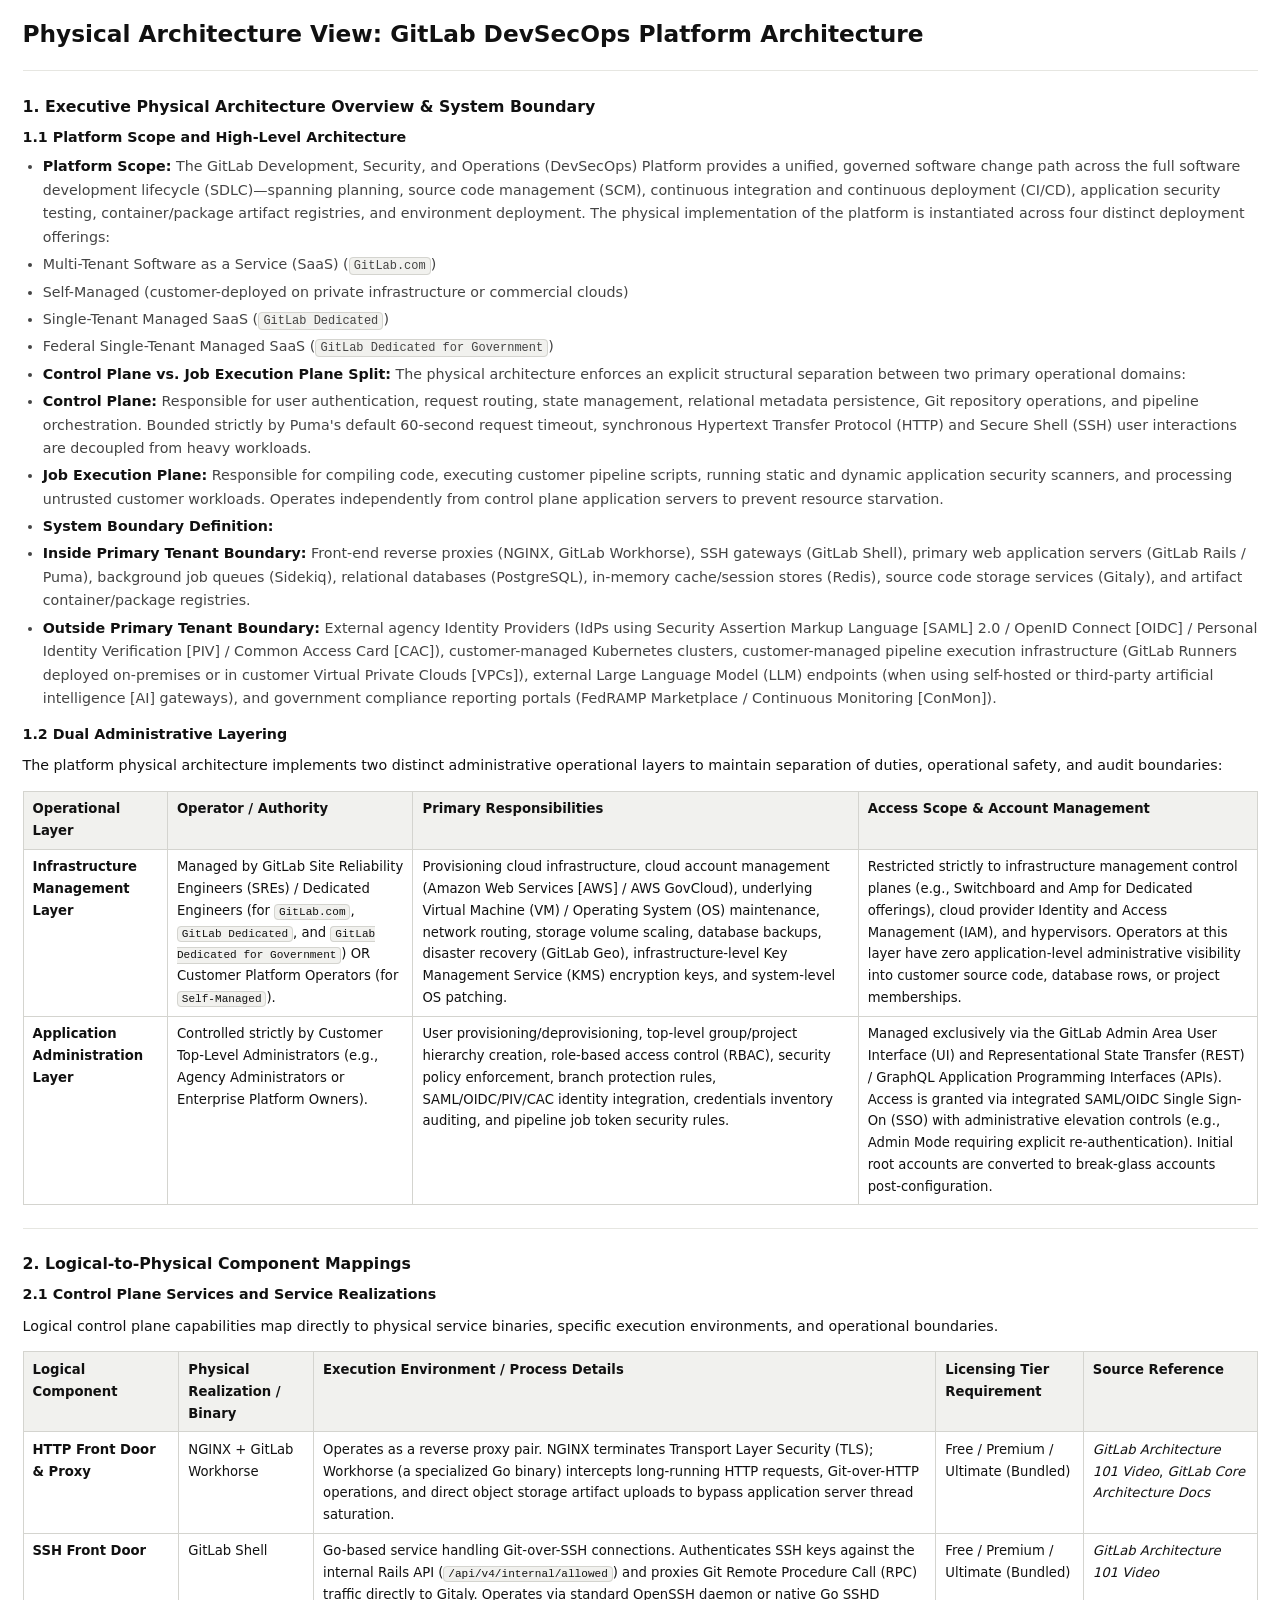
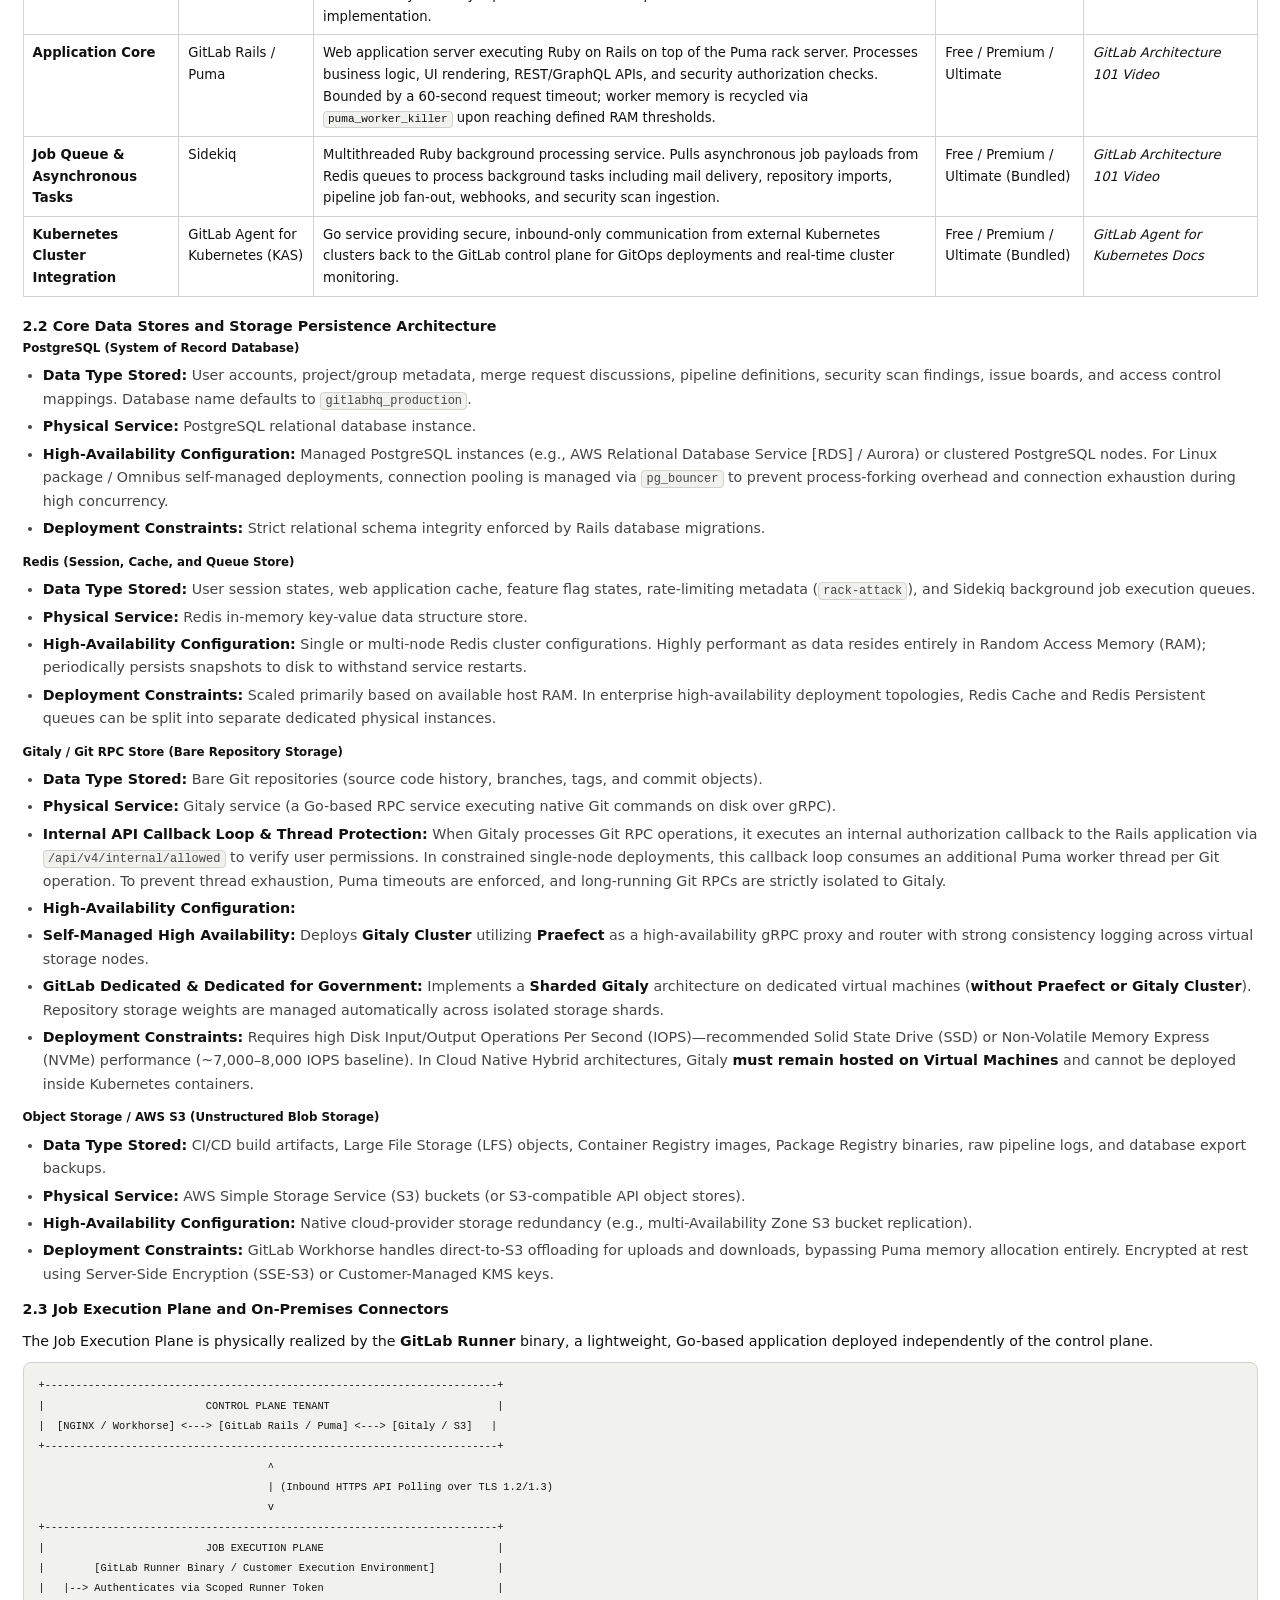
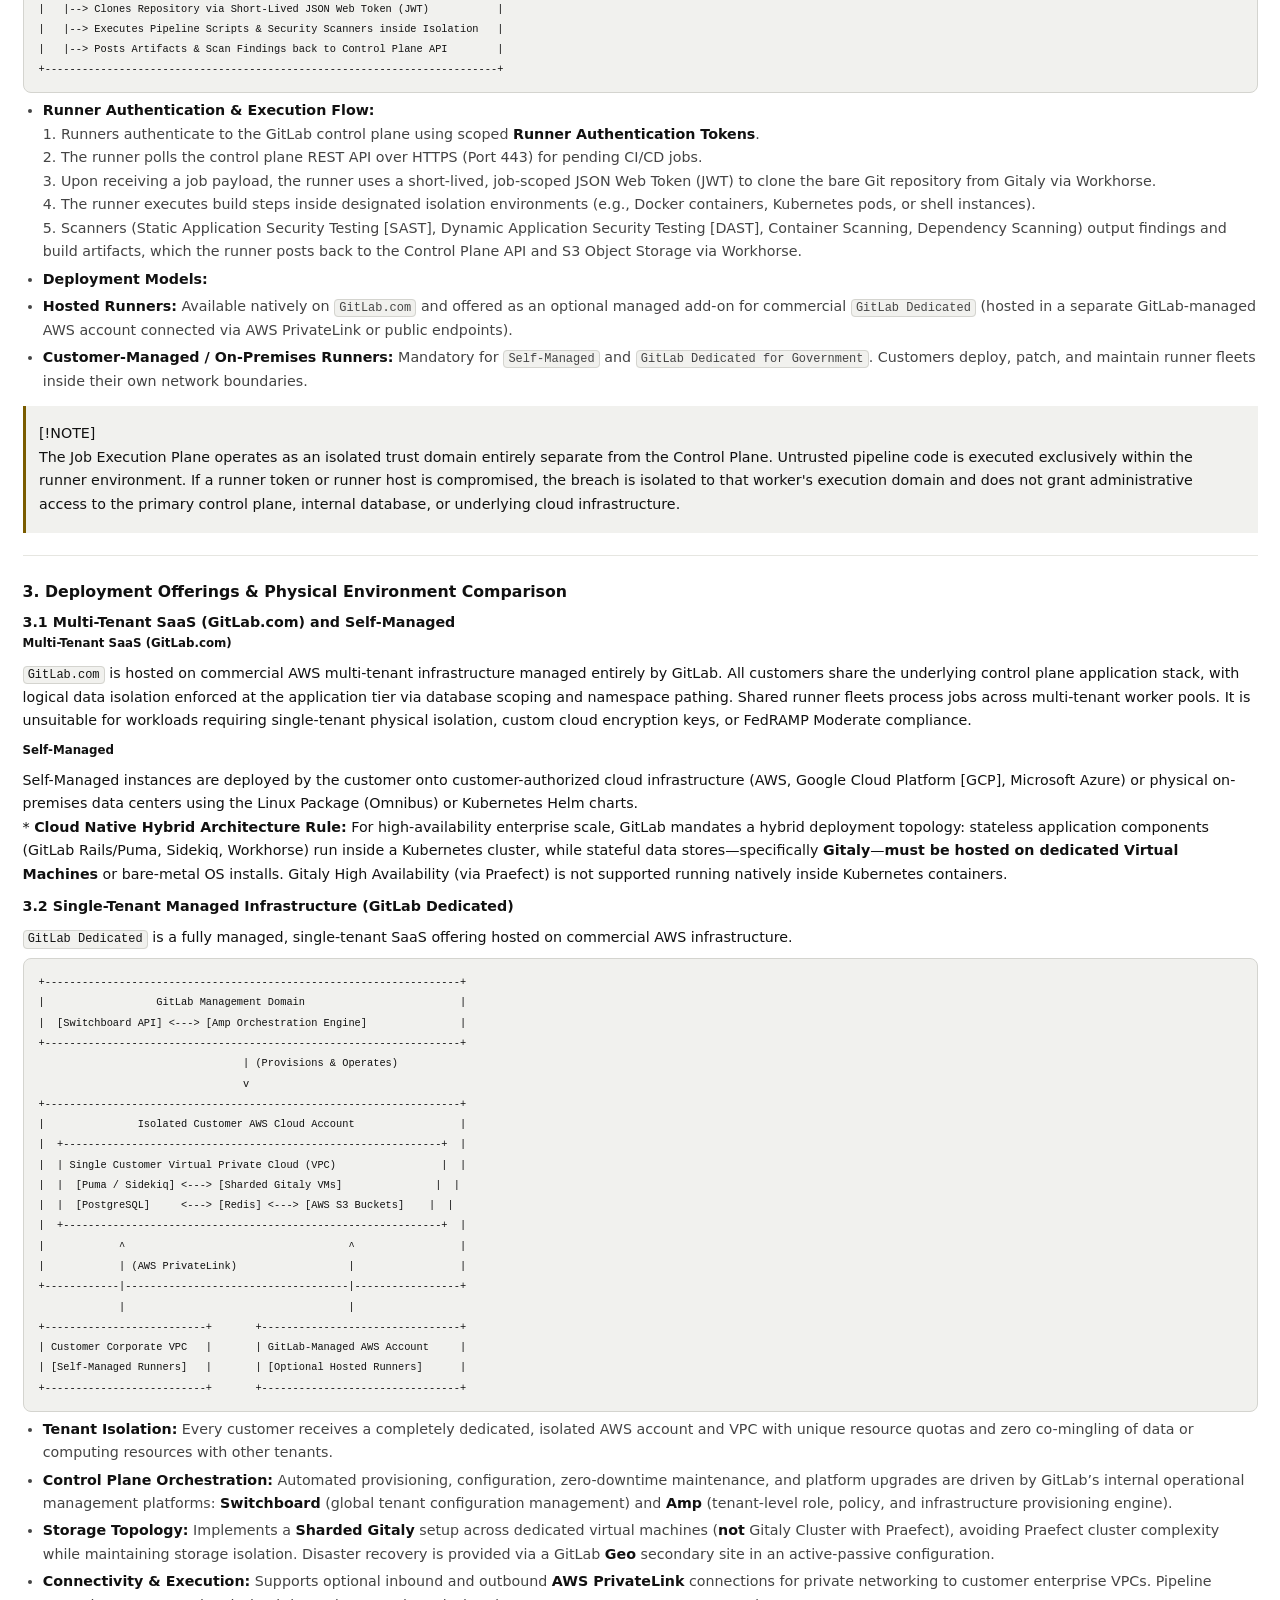
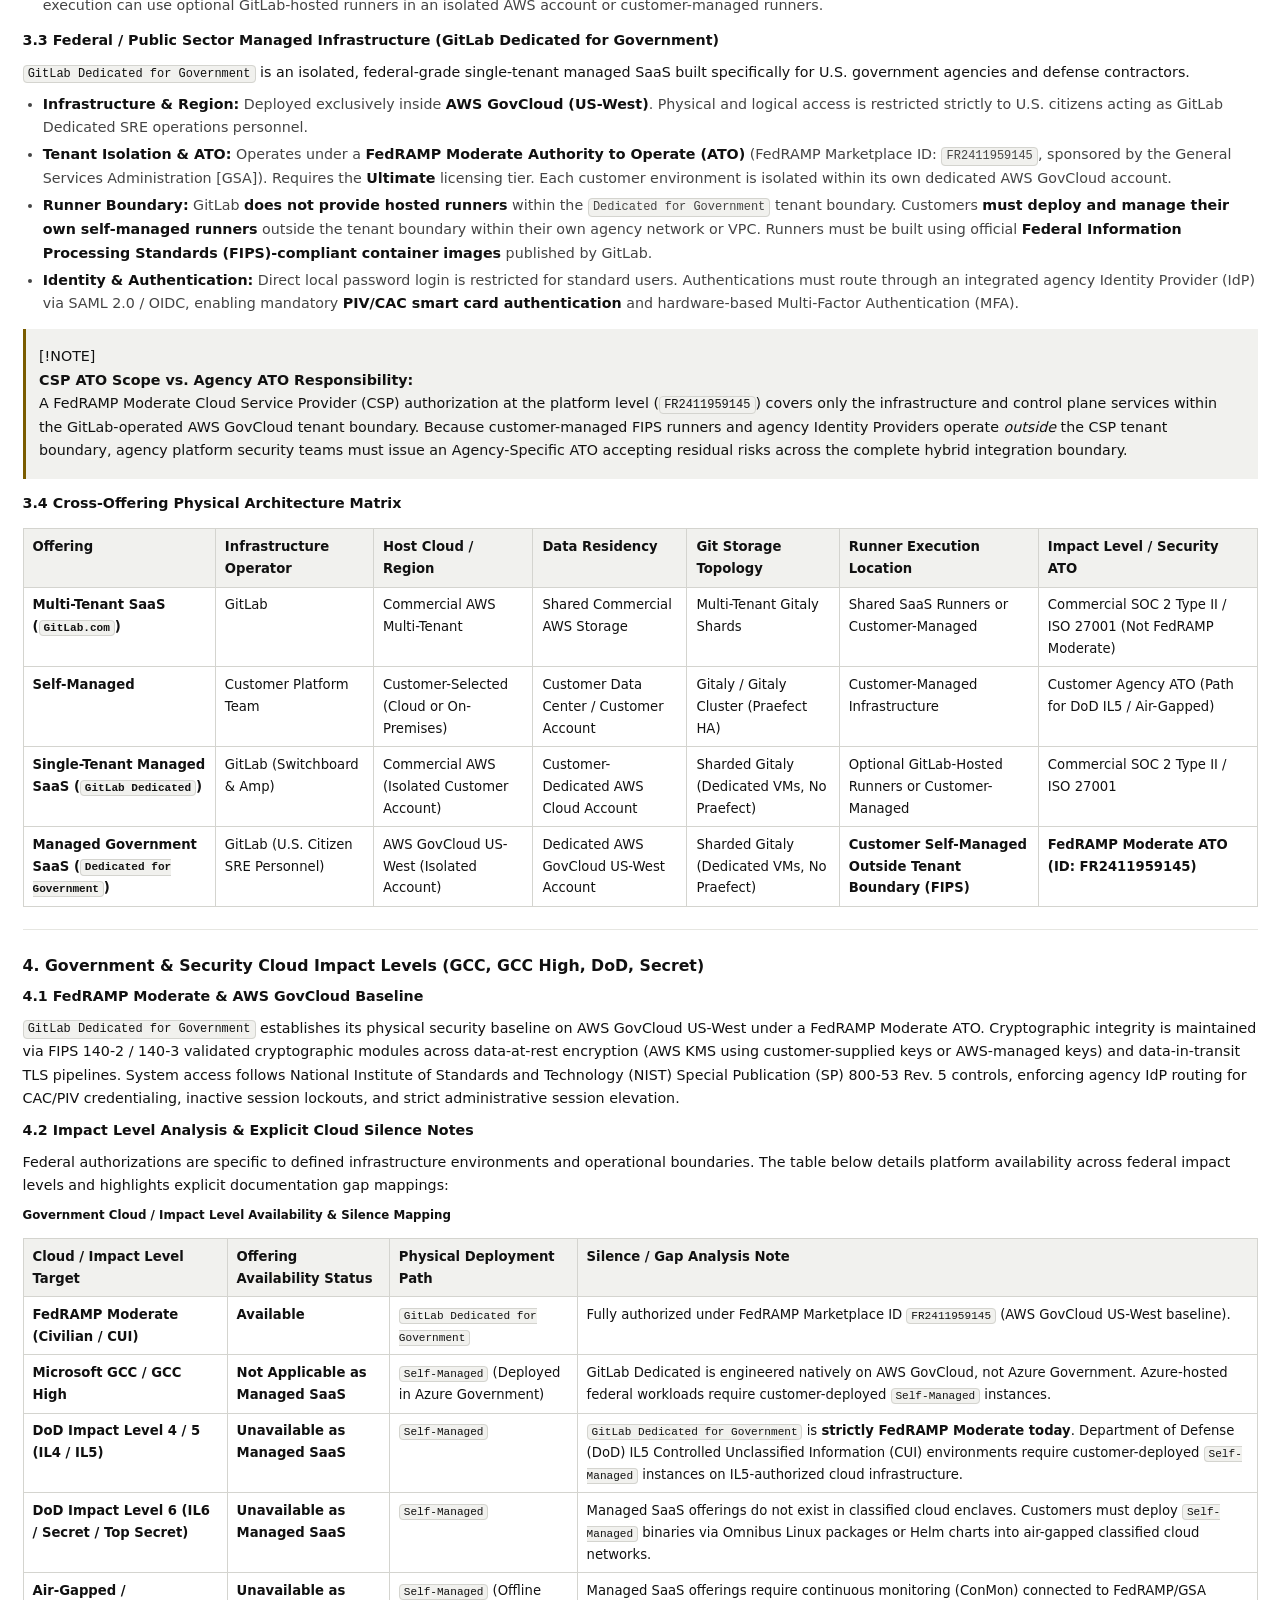
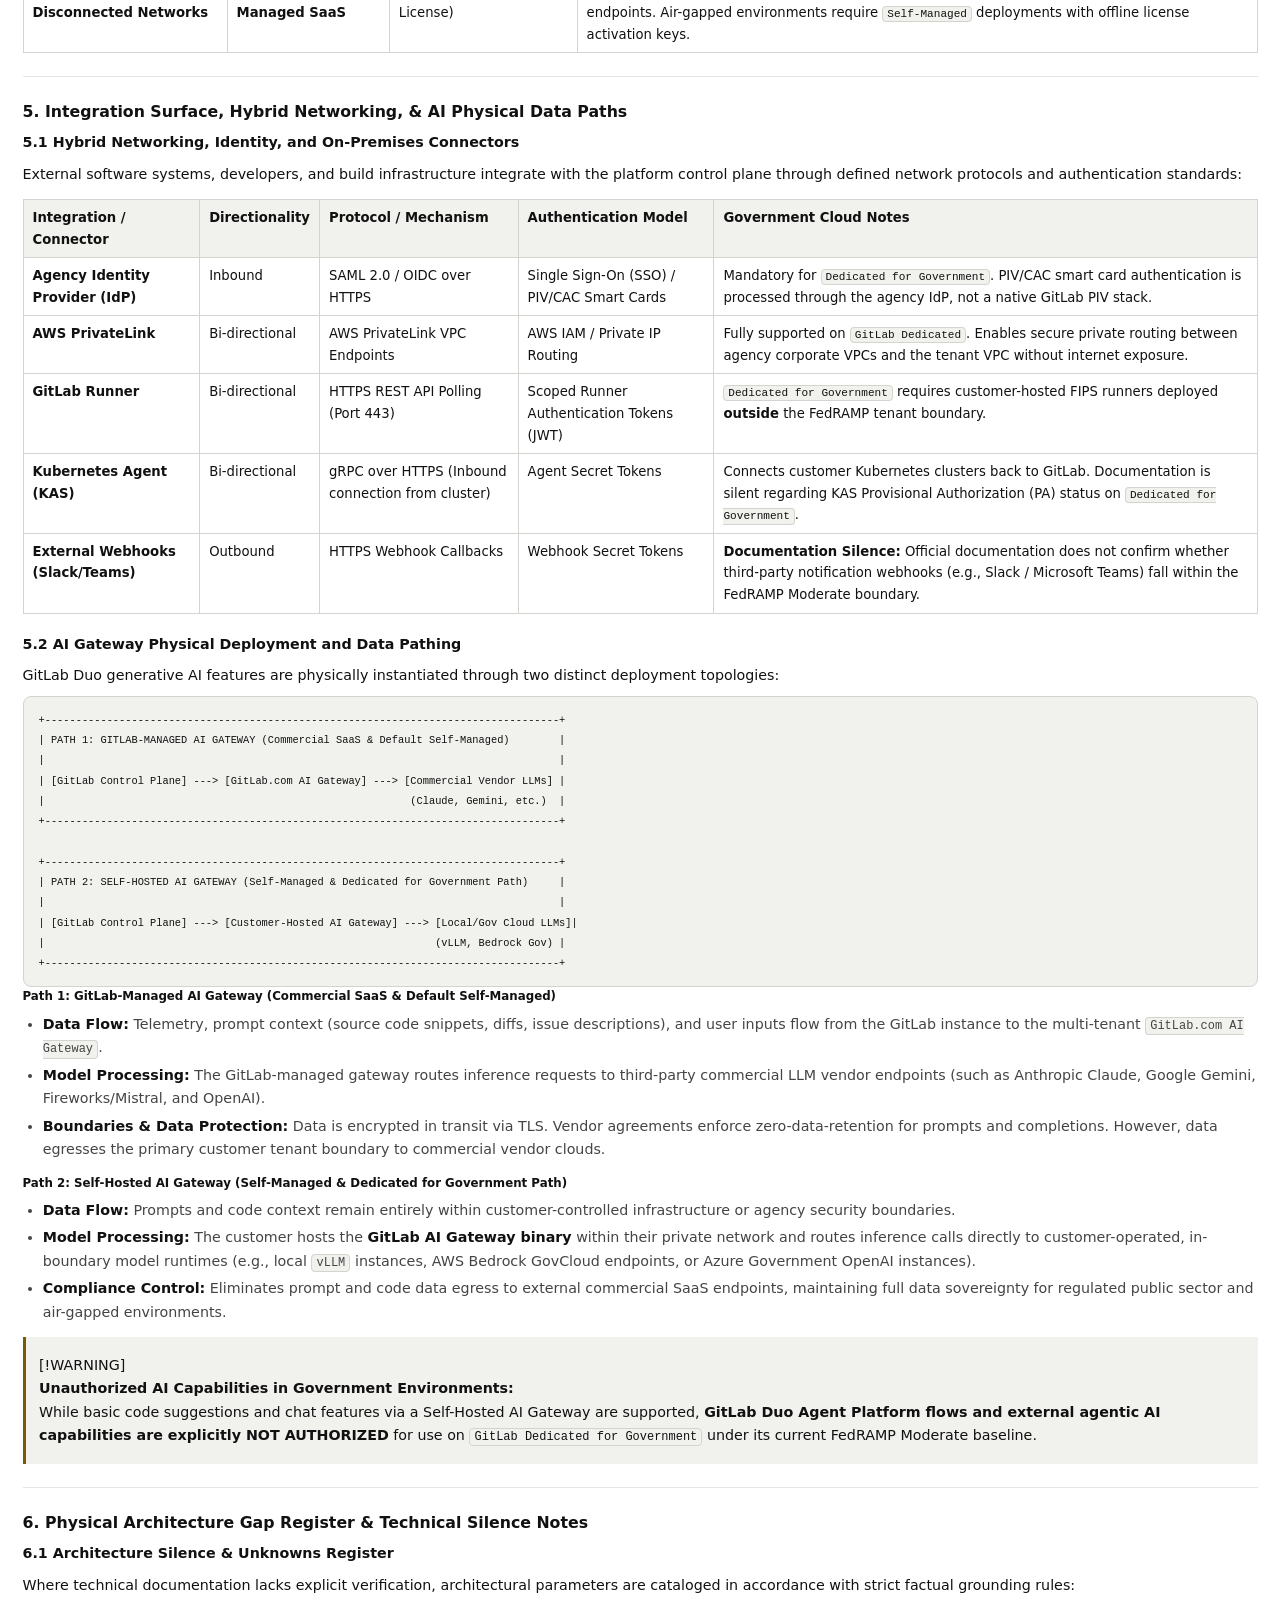
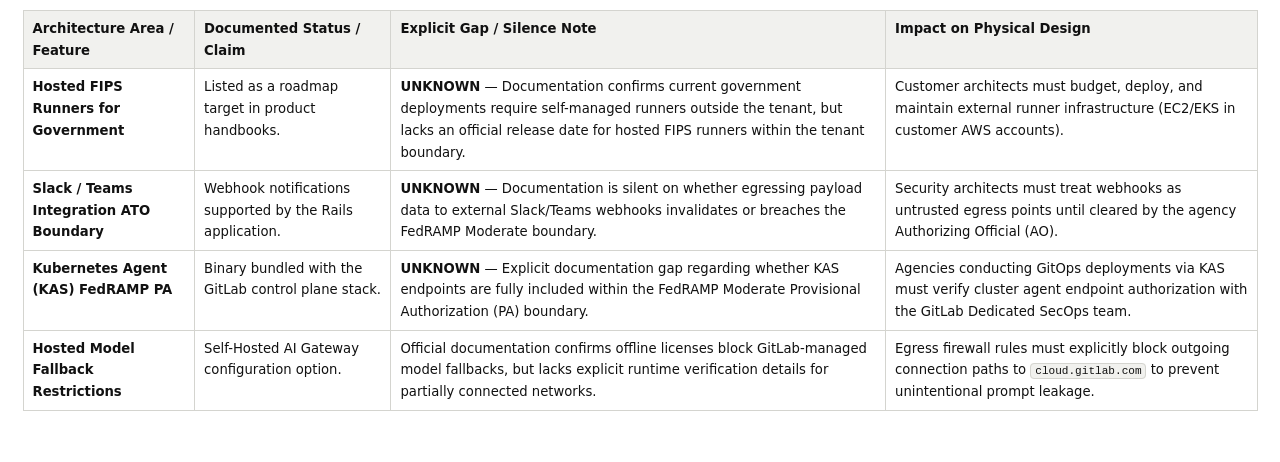
<file: library/08-physical-architecture-view_-gitlab-devsecops-platform-architecture.html>
<!DOCTYPE html>
<html lang="en">
<head>
<meta charset="UTF-8">
<meta name="viewport" content="width=device-width, initial-scale=1">
<title>Physical Architecture View: GitLab DevSecOps Platform Architecture</title>
<link rel="stylesheet" href="../css/base.css">
<link rel="stylesheet" href="../css/theme.css">
<link rel="stylesheet" href="library.css">
<script>
(function(){
  try {
    var t = localStorage.getItem('learn_gitlab_theme') || 'light';
    if (t !== 'dark') t = 'light';
    document.documentElement.dataset.theme = t;
  } catch (e) { document.documentElement.dataset.theme = 'light'; }
})();
</script>
</head>
<body class="lib-doc">
<article class="prose">
<h1>Physical Architecture View: GitLab DevSecOps Platform Architecture</h1>
<hr />
<h3>1. Executive Physical Architecture Overview &amp; System Boundary</h3>
<h4>1.1 Platform Scope and High-Level Architecture</h4>
<ul>
<li><strong>Platform Scope:</strong> The GitLab Development, Security, and Operations (DevSecOps) Platform provides a unified, governed software change path across the full software development lifecycle (SDLC)—spanning planning, source code management (SCM), continuous integration and continuous deployment (CI/CD), application security testing, container/package artifact registries, and environment deployment. The physical implementation of the platform is instantiated across four distinct deployment offerings:</li>
<li>Multi-Tenant Software as a Service (SaaS) (<code>GitLab.com</code>)</li>
<li>Self-Managed (customer-deployed on private infrastructure or commercial clouds)</li>
<li>Single-Tenant Managed SaaS (<code>GitLab Dedicated</code>)</li>
<li>Federal Single-Tenant Managed SaaS (<code>GitLab Dedicated for Government</code>)</li>
<li><strong>Control Plane vs. Job Execution Plane Split:</strong> The physical architecture enforces an explicit structural separation between two primary operational domains:</li>
<li><strong>Control Plane:</strong> Responsible for user authentication, request routing, state management, relational metadata persistence, Git repository operations, and pipeline orchestration. Bounded strictly by Puma's default 60-second request timeout, synchronous Hypertext Transfer Protocol (HTTP) and Secure Shell (SSH) user interactions are decoupled from heavy workloads.</li>
<li><strong>Job Execution Plane:</strong> Responsible for compiling code, executing customer pipeline scripts, running static and dynamic application security scanners, and processing untrusted customer workloads. Operates independently from control plane application servers to prevent resource starvation.</li>
<li><strong>System Boundary Definition:</strong></li>
<li><strong>Inside Primary Tenant Boundary:</strong> Front-end reverse proxies (NGINX, GitLab Workhorse), SSH gateways (GitLab Shell), primary web application servers (GitLab Rails / Puma), background job queues (Sidekiq), relational databases (PostgreSQL), in-memory cache/session stores (Redis), source code storage services (Gitaly), and artifact container/package registries.</li>
<li><strong>Outside Primary Tenant Boundary:</strong> External agency Identity Providers (IdPs using Security Assertion Markup Language [SAML] 2.0 / OpenID Connect [OIDC] / Personal Identity Verification [PIV] / Common Access Card [CAC]), customer-managed Kubernetes clusters, customer-managed pipeline execution infrastructure (GitLab Runners deployed on-premises or in customer Virtual Private Clouds [VPCs]), external Large Language Model (LLM) endpoints (when using self-hosted or third-party artificial intelligence [AI] gateways), and government compliance reporting portals (FedRAMP Marketplace / Continuous Monitoring [ConMon]).</li>
</ul>
<h4>1.2 Dual Administrative Layering</h4>
<p>The platform physical architecture implements two distinct administrative operational layers to maintain separation of duties, operational safety, and audit boundaries:</p>
<table>
<thead>
<tr>
<th style="text-align: left;">Operational Layer</th>
<th style="text-align: left;">Operator / Authority</th>
<th style="text-align: left;">Primary Responsibilities</th>
<th style="text-align: left;">Access Scope &amp; Account Management</th>
</tr>
</thead>
<tbody>
<tr>
<td style="text-align: left;"><strong>Infrastructure Management Layer</strong></td>
<td style="text-align: left;">Managed by GitLab Site Reliability Engineers (SREs) / Dedicated Engineers (for <code>GitLab.com</code>, <code>GitLab Dedicated</code>, and <code>GitLab Dedicated for Government</code>) OR Customer Platform Operators (for <code>Self-Managed</code>).</td>
<td style="text-align: left;">Provisioning cloud infrastructure, cloud account management (Amazon Web Services [AWS] / AWS GovCloud), underlying Virtual Machine (VM) / Operating System (OS) maintenance, network routing, storage volume scaling, database backups, disaster recovery (GitLab Geo), infrastructure-level Key Management Service (KMS) encryption keys, and system-level OS patching.</td>
<td style="text-align: left;">Restricted strictly to infrastructure management control planes (e.g., Switchboard and Amp for Dedicated offerings), cloud provider Identity and Access Management (IAM), and hypervisors. Operators at this layer have zero application-level administrative visibility into customer source code, database rows, or project memberships.</td>
</tr>
<tr>
<td style="text-align: left;"><strong>Application Administration Layer</strong></td>
<td style="text-align: left;">Controlled strictly by Customer Top-Level Administrators (e.g., Agency Administrators or Enterprise Platform Owners).</td>
<td style="text-align: left;">User provisioning/deprovisioning, top-level group/project hierarchy creation, role-based access control (RBAC), security policy enforcement, branch protection rules, SAML/OIDC/PIV/CAC identity integration, credentials inventory auditing, and pipeline job token security rules.</td>
<td style="text-align: left;">Managed exclusively via the GitLab Admin Area User Interface (UI) and Representational State Transfer (REST) / GraphQL Application Programming Interfaces (APIs). Access is granted via integrated SAML/OIDC Single Sign-On (SSO) with administrative elevation controls (e.g., Admin Mode requiring explicit re-authentication). Initial root accounts are converted to break-glass accounts post-configuration.</td>
</tr>
</tbody>
</table>
<hr />
<h3>2. Logical-to-Physical Component Mappings</h3>
<h4>2.1 Control Plane Services and Service Realizations</h4>
<p>Logical control plane capabilities map directly to physical service binaries, specific execution environments, and operational boundaries.</p>
<table>
<thead>
<tr>
<th style="text-align: left;">Logical Component</th>
<th style="text-align: left;">Physical Realization / Binary</th>
<th style="text-align: left;">Execution Environment / Process Details</th>
<th style="text-align: left;">Licensing Tier Requirement</th>
<th style="text-align: left;">Source Reference</th>
</tr>
</thead>
<tbody>
<tr>
<td style="text-align: left;"><strong>HTTP Front Door &amp; Proxy</strong></td>
<td style="text-align: left;">NGINX + GitLab Workhorse</td>
<td style="text-align: left;">Operates as a reverse proxy pair. NGINX terminates Transport Layer Security (TLS); Workhorse (a specialized Go binary) intercepts long-running HTTP requests, Git-over-HTTP operations, and direct object storage artifact uploads to bypass application server thread saturation.</td>
<td style="text-align: left;">Free / Premium / Ultimate (Bundled)</td>
<td style="text-align: left;"><em>GitLab Architecture 101 Video</em>, <em>GitLab Core Architecture Docs</em></td>
</tr>
<tr>
<td style="text-align: left;"><strong>SSH Front Door</strong></td>
<td style="text-align: left;">GitLab Shell</td>
<td style="text-align: left;">Go-based service handling Git-over-SSH connections. Authenticates SSH keys against the internal Rails API (<code>/api/v4/internal/allowed</code>) and proxies Git Remote Procedure Call (RPC) traffic directly to Gitaly. Operates via standard OpenSSH daemon or native Go SSHD implementation.</td>
<td style="text-align: left;">Free / Premium / Ultimate (Bundled)</td>
<td style="text-align: left;"><em>GitLab Architecture 101 Video</em></td>
</tr>
<tr>
<td style="text-align: left;"><strong>Application Core</strong></td>
<td style="text-align: left;">GitLab Rails / Puma</td>
<td style="text-align: left;">Web application server executing Ruby on Rails on top of the Puma rack server. Processes business logic, UI rendering, REST/GraphQL APIs, and security authorization checks. Bounded by a 60-second request timeout; worker memory is recycled via <code>puma_worker_killer</code> upon reaching defined RAM thresholds.</td>
<td style="text-align: left;">Free / Premium / Ultimate</td>
<td style="text-align: left;"><em>GitLab Architecture 101 Video</em></td>
</tr>
<tr>
<td style="text-align: left;"><strong>Job Queue &amp; Asynchronous Tasks</strong></td>
<td style="text-align: left;">Sidekiq</td>
<td style="text-align: left;">Multithreaded Ruby background processing service. Pulls asynchronous job payloads from Redis queues to process background tasks including mail delivery, repository imports, pipeline job fan-out, webhooks, and security scan ingestion.</td>
<td style="text-align: left;">Free / Premium / Ultimate (Bundled)</td>
<td style="text-align: left;"><em>GitLab Architecture 101 Video</em></td>
</tr>
<tr>
<td style="text-align: left;"><strong>Kubernetes Cluster Integration</strong></td>
<td style="text-align: left;">GitLab Agent for Kubernetes (KAS)</td>
<td style="text-align: left;">Go service providing secure, inbound-only communication from external Kubernetes clusters back to the GitLab control plane for GitOps deployments and real-time cluster monitoring.</td>
<td style="text-align: left;">Free / Premium / Ultimate (Bundled)</td>
<td style="text-align: left;"><em>GitLab Agent for Kubernetes Docs</em></td>
</tr>
</tbody>
</table>
<h4>2.2 Core Data Stores and Storage Persistence Architecture</h4>
<h5>PostgreSQL (System of Record Database)</h5>
<ul>
<li><strong>Data Type Stored:</strong> User accounts, project/group metadata, merge request discussions, pipeline definitions, security scan findings, issue boards, and access control mappings. Database name defaults to <code>gitlabhq_production</code>.</li>
<li><strong>Physical Service:</strong> PostgreSQL relational database instance.</li>
<li><strong>High-Availability Configuration:</strong> Managed PostgreSQL instances (e.g., AWS Relational Database Service [RDS] / Aurora) or clustered PostgreSQL nodes. For Linux package / Omnibus self-managed deployments, connection pooling is managed via <code>pg_bouncer</code> to prevent process-forking overhead and connection exhaustion during high concurrency.</li>
<li><strong>Deployment Constraints:</strong> Strict relational schema integrity enforced by Rails database migrations.</li>
</ul>
<h5>Redis (Session, Cache, and Queue Store)</h5>
<ul>
<li><strong>Data Type Stored:</strong> User session states, web application cache, feature flag states, rate-limiting metadata (<code>rack-attack</code>), and Sidekiq background job execution queues.</li>
<li><strong>Physical Service:</strong> Redis in-memory key-value data structure store.</li>
<li><strong>High-Availability Configuration:</strong> Single or multi-node Redis cluster configurations. Highly performant as data resides entirely in Random Access Memory (RAM); periodically persists snapshots to disk to withstand service restarts.</li>
<li><strong>Deployment Constraints:</strong> Scaled primarily based on available host RAM. In enterprise high-availability deployment topologies, Redis Cache and Redis Persistent queues can be split into separate dedicated physical instances.</li>
</ul>
<h5>Gitaly / Git RPC Store (Bare Repository Storage)</h5>
<ul>
<li><strong>Data Type Stored:</strong> Bare Git repositories (source code history, branches, tags, and commit objects).</li>
<li><strong>Physical Service:</strong> Gitaly service (a Go-based RPC service executing native Git commands on disk over gRPC).</li>
<li><strong>Internal API Callback Loop &amp; Thread Protection:</strong> When Gitaly processes Git RPC operations, it executes an internal authorization callback to the Rails application via <code>/api/v4/internal/allowed</code> to verify user permissions. In constrained single-node deployments, this callback loop consumes an additional Puma worker thread per Git operation. To prevent thread exhaustion, Puma timeouts are enforced, and long-running Git RPCs are strictly isolated to Gitaly.</li>
<li><strong>High-Availability Configuration:</strong></li>
<li><strong>Self-Managed High Availability:</strong> Deploys <strong>Gitaly Cluster</strong> utilizing <strong>Praefect</strong> as a high-availability gRPC proxy and router with strong consistency logging across virtual storage nodes.</li>
<li><strong>GitLab Dedicated &amp; Dedicated for Government:</strong> Implements a <strong>Sharded Gitaly</strong> architecture on dedicated virtual machines (<strong>without Praefect or Gitaly Cluster</strong>). Repository storage weights are managed automatically across isolated storage shards.</li>
<li><strong>Deployment Constraints:</strong> Requires high Disk Input/Output Operations Per Second (IOPS)—recommended Solid State Drive (SSD) or Non-Volatile Memory Express (NVMe) performance (~7,000–8,000 IOPS baseline). In Cloud Native Hybrid architectures, Gitaly <strong>must remain hosted on Virtual Machines</strong> and cannot be deployed inside Kubernetes containers.</li>
</ul>
<h5>Object Storage / AWS S3 (Unstructured Blob Storage)</h5>
<ul>
<li><strong>Data Type Stored:</strong> CI/CD build artifacts, Large File Storage (LFS) objects, Container Registry images, Package Registry binaries, raw pipeline logs, and database export backups.</li>
<li><strong>Physical Service:</strong> AWS Simple Storage Service (S3) buckets (or S3-compatible API object stores).</li>
<li><strong>High-Availability Configuration:</strong> Native cloud-provider storage redundancy (e.g., multi-Availability Zone S3 bucket replication).</li>
<li><strong>Deployment Constraints:</strong> GitLab Workhorse handles direct-to-S3 offloading for uploads and downloads, bypassing Puma memory allocation entirely. Encrypted at rest using Server-Side Encryption (SSE-S3) or Customer-Managed KMS keys.</li>
</ul>
<h4>2.3 Job Execution Plane and On-Premises Connectors</h4>
<p>The Job Execution Plane is physically realized by the <strong>GitLab Runner</strong> binary, a lightweight, Go-based application deployed independently of the control plane.</p>
<pre><code>+-------------------------------------------------------------------------+
|                          CONTROL PLANE TENANT                           |
|  [NGINX / Workhorse] &lt;---&gt; [GitLab Rails / Puma] &lt;---&gt; [Gitaly / S3]   |
+-------------------------------------------------------------------------+
                                     ^
                                     | (Inbound HTTPS API Polling over TLS 1.2/1.3)
                                     v
+-------------------------------------------------------------------------+
|                          JOB EXECUTION PLANE                            |
|        [GitLab Runner Binary / Customer Execution Environment]          |
|   |--&gt; Authenticates via Scoped Runner Token                            |
|   |--&gt; Clones Repository via Short-Lived JSON Web Token (JWT)           |
|   |--&gt; Executes Pipeline Scripts &amp; Security Scanners inside Isolation   |
|   |--&gt; Posts Artifacts &amp; Scan Findings back to Control Plane API        |
+-------------------------------------------------------------------------+
</code></pre>
<ul>
<li><strong>Runner Authentication &amp; Execution Flow:</strong><br />
  1. Runners authenticate to the GitLab control plane using scoped <strong>Runner Authentication Tokens</strong>.<br />
  2. The runner polls the control plane REST API over HTTPS (Port 443) for pending CI/CD jobs.<br />
  3. Upon receiving a job payload, the runner uses a short-lived, job-scoped JSON Web Token (JWT) to clone the bare Git repository from Gitaly via Workhorse.<br />
  4. The runner executes build steps inside designated isolation environments (e.g., Docker containers, Kubernetes pods, or shell instances).<br />
  5. Scanners (Static Application Security Testing [SAST], Dynamic Application Security Testing [DAST], Container Scanning, Dependency Scanning) output findings and build artifacts, which the runner posts back to the Control Plane API and S3 Object Storage via Workhorse.</li>
<li><strong>Deployment Models:</strong></li>
<li><strong>Hosted Runners:</strong> Available natively on <code>GitLab.com</code> and offered as an optional managed add-on for commercial <code>GitLab Dedicated</code> (hosted in a separate GitLab-managed AWS account connected via AWS PrivateLink or public endpoints).</li>
<li><strong>Customer-Managed / On-Premises Runners:</strong> Mandatory for <code>Self-Managed</code> and <code>GitLab Dedicated for Government</code>. Customers deploy, patch, and maintain runner fleets inside their own network boundaries.</li>
</ul>
<blockquote>
<p>[!NOTE]<br />
The Job Execution Plane operates as an isolated trust domain entirely separate from the Control Plane. Untrusted pipeline code is executed exclusively within the runner environment. If a runner token or runner host is compromised, the breach is isolated to that worker's execution domain and does not grant administrative access to the primary control plane, internal database, or underlying cloud infrastructure.</p>
</blockquote>
<hr />
<h3>3. Deployment Offerings &amp; Physical Environment Comparison</h3>
<h4>3.1 Multi-Tenant SaaS (GitLab.com) and Self-Managed</h4>
<h5>Multi-Tenant SaaS (GitLab.com)</h5>
<p><code>GitLab.com</code> is hosted on commercial AWS multi-tenant infrastructure managed entirely by GitLab. All customers share the underlying control plane application stack, with logical data isolation enforced at the application tier via database scoping and namespace pathing. Shared runner fleets process jobs across multi-tenant worker pools. It is unsuitable for workloads requiring single-tenant physical isolation, custom cloud encryption keys, or FedRAMP Moderate compliance.</p>
<h5>Self-Managed</h5>
<p>Self-Managed instances are deployed by the customer onto customer-authorized cloud infrastructure (AWS, Google Cloud Platform [GCP], Microsoft Azure) or physical on-premises data centers using the Linux Package (Omnibus) or Kubernetes Helm charts.<br />
* <strong>Cloud Native Hybrid Architecture Rule:</strong> For high-availability enterprise scale, GitLab mandates a hybrid deployment topology: stateless application components (GitLab Rails/Puma, Sidekiq, Workhorse) run inside a Kubernetes cluster, while stateful data stores—specifically <strong>Gitaly</strong>—<strong>must be hosted on dedicated Virtual Machines</strong> or bare-metal OS installs. Gitaly High Availability (via Praefect) is not supported running natively inside Kubernetes containers.</p>
<h4>3.2 Single-Tenant Managed Infrastructure (GitLab Dedicated)</h4>
<p><code>GitLab Dedicated</code> is a fully managed, single-tenant SaaS offering hosted on commercial AWS infrastructure.</p>
<pre><code>+-------------------------------------------------------------------+
|                  GitLab Management Domain                         |
|  [Switchboard API] &lt;---&gt; [Amp Orchestration Engine]               |
+-------------------------------------------------------------------+
                                 | (Provisions &amp; Operates)
                                 v
+-------------------------------------------------------------------+
|               Isolated Customer AWS Cloud Account                 |
|  +-------------------------------------------------------------+  |
|  | Single Customer Virtual Private Cloud (VPC)                 |  |
|  |  [Puma / Sidekiq] &lt;---&gt; [Sharded Gitaly VMs]               |  |
|  |  [PostgreSQL]     &lt;---&gt; [Redis] &lt;---&gt; [AWS S3 Buckets]    |  |
|  +-------------------------------------------------------------+  |
|            ^                                    ^                 |
|            | (AWS PrivateLink)                  |                 |
+------------|------------------------------------|-----------------+
             |                                    |
+--------------------------+       +--------------------------------+
| Customer Corporate VPC   |       | GitLab-Managed AWS Account     |
| [Self-Managed Runners]   |       | [Optional Hosted Runners]      |
+--------------------------+       +--------------------------------+
</code></pre>
<ul>
<li><strong>Tenant Isolation:</strong> Every customer receives a completely dedicated, isolated AWS account and VPC with unique resource quotas and zero co-mingling of data or computing resources with other tenants.</li>
<li><strong>Control Plane Orchestration:</strong> Automated provisioning, configuration, zero-downtime maintenance, and platform upgrades are driven by GitLab’s internal operational management platforms: <strong>Switchboard</strong> (global tenant configuration management) and <strong>Amp</strong> (tenant-level role, policy, and infrastructure provisioning engine).</li>
<li><strong>Storage Topology:</strong> Implements a <strong>Sharded Gitaly</strong> setup across dedicated virtual machines (<strong>not</strong> Gitaly Cluster with Praefect), avoiding Praefect cluster complexity while maintaining storage isolation. Disaster recovery is provided via a GitLab <strong>Geo</strong> secondary site in an active-passive configuration.</li>
<li><strong>Connectivity &amp; Execution:</strong> Supports optional inbound and outbound <strong>AWS PrivateLink</strong> connections for private networking to customer enterprise VPCs. Pipeline execution can use optional GitLab-hosted runners in an isolated AWS account or customer-managed runners.</li>
</ul>
<h4>3.3 Federal / Public Sector Managed Infrastructure (GitLab Dedicated for Government)</h4>
<p><code>GitLab Dedicated for Government</code> is an isolated, federal-grade single-tenant managed SaaS built specifically for U.S. government agencies and defense contractors.</p>
<ul>
<li><strong>Infrastructure &amp; Region:</strong> Deployed exclusively inside <strong>AWS GovCloud (US-West)</strong>. Physical and logical access is restricted strictly to U.S. citizens acting as GitLab Dedicated SRE operations personnel.</li>
<li><strong>Tenant Isolation &amp; ATO:</strong> Operates under a <strong>FedRAMP Moderate Authority to Operate (ATO)</strong> (FedRAMP Marketplace ID: <code>FR2411959145</code>, sponsored by the General Services Administration [GSA]). Requires the <strong>Ultimate</strong> licensing tier. Each customer environment is isolated within its own dedicated AWS GovCloud account.</li>
<li><strong>Runner Boundary:</strong> GitLab <strong>does not provide hosted runners</strong> within the <code>Dedicated for Government</code> tenant boundary. Customers <strong>must deploy and manage their own self-managed runners</strong> outside the tenant boundary within their own agency network or VPC. Runners must be built using official <strong>Federal Information Processing Standards (FIPS)-compliant container images</strong> published by GitLab.</li>
<li><strong>Identity &amp; Authentication:</strong> Direct local password login is restricted for standard users. Authentications must route through an integrated agency Identity Provider (IdP) via SAML 2.0 / OIDC, enabling mandatory <strong>PIV/CAC smart card authentication</strong> and hardware-based Multi-Factor Authentication (MFA).</li>
</ul>
<blockquote>
<p>[!NOTE]<br />
<strong>CSP ATO Scope vs. Agency ATO Responsibility:</strong><br />
A FedRAMP Moderate Cloud Service Provider (CSP) authorization at the platform level (<code>FR2411959145</code>) covers only the infrastructure and control plane services within the GitLab-operated AWS GovCloud tenant boundary. Because customer-managed FIPS runners and agency Identity Providers operate <em>outside</em> the CSP tenant boundary, agency platform security teams must issue an Agency-Specific ATO accepting residual risks across the complete hybrid integration boundary.</p>
</blockquote>
<h4>3.4 Cross-Offering Physical Architecture Matrix</h4>
<table>
<thead>
<tr>
<th style="text-align: left;">Offering</th>
<th style="text-align: left;">Infrastructure Operator</th>
<th style="text-align: left;">Host Cloud / Region</th>
<th style="text-align: left;">Data Residency</th>
<th style="text-align: left;">Git Storage Topology</th>
<th style="text-align: left;">Runner Execution Location</th>
<th style="text-align: left;">Impact Level / Security ATO</th>
</tr>
</thead>
<tbody>
<tr>
<td style="text-align: left;"><strong>Multi-Tenant SaaS (<code>GitLab.com</code>)</strong></td>
<td style="text-align: left;">GitLab</td>
<td style="text-align: left;">Commercial AWS Multi-Tenant</td>
<td style="text-align: left;">Shared Commercial AWS Storage</td>
<td style="text-align: left;">Multi-Tenant Gitaly Shards</td>
<td style="text-align: left;">Shared SaaS Runners or Customer-Managed</td>
<td style="text-align: left;">Commercial SOC 2 Type II / ISO 27001 (Not FedRAMP Moderate)</td>
</tr>
<tr>
<td style="text-align: left;"><strong>Self-Managed</strong></td>
<td style="text-align: left;">Customer Platform Team</td>
<td style="text-align: left;">Customer-Selected (Cloud or On-Premises)</td>
<td style="text-align: left;">Customer Data Center / Customer Account</td>
<td style="text-align: left;">Gitaly / Gitaly Cluster (Praefect HA)</td>
<td style="text-align: left;">Customer-Managed Infrastructure</td>
<td style="text-align: left;">Customer Agency ATO (Path for DoD IL5 / Air-Gapped)</td>
</tr>
<tr>
<td style="text-align: left;"><strong>Single-Tenant Managed SaaS (<code>GitLab Dedicated</code>)</strong></td>
<td style="text-align: left;">GitLab (Switchboard &amp; Amp)</td>
<td style="text-align: left;">Commercial AWS (Isolated Customer Account)</td>
<td style="text-align: left;">Customer-Dedicated AWS Cloud Account</td>
<td style="text-align: left;">Sharded Gitaly (Dedicated VMs, No Praefect)</td>
<td style="text-align: left;">Optional GitLab-Hosted Runners or Customer-Managed</td>
<td style="text-align: left;">Commercial SOC 2 Type II / ISO 27001</td>
</tr>
<tr>
<td style="text-align: left;"><strong>Managed Government SaaS (<code>Dedicated for Government</code>)</strong></td>
<td style="text-align: left;">GitLab (U.S. Citizen SRE Personnel)</td>
<td style="text-align: left;">AWS GovCloud US-West (Isolated Account)</td>
<td style="text-align: left;">Dedicated AWS GovCloud US-West Account</td>
<td style="text-align: left;">Sharded Gitaly (Dedicated VMs, No Praefect)</td>
<td style="text-align: left;"><strong>Customer Self-Managed Outside Tenant Boundary (FIPS)</strong></td>
<td style="text-align: left;"><strong>FedRAMP Moderate ATO (ID: FR2411959145)</strong></td>
</tr>
</tbody>
</table>
<hr />
<h3>4. Government &amp; Security Cloud Impact Levels (GCC, GCC High, DoD, Secret)</h3>
<h4>4.1 FedRAMP Moderate &amp; AWS GovCloud Baseline</h4>
<p><code>GitLab Dedicated for Government</code> establishes its physical security baseline on AWS GovCloud US-West under a FedRAMP Moderate ATO. Cryptographic integrity is maintained via FIPS 140-2 / 140-3 validated cryptographic modules across data-at-rest encryption (AWS KMS using customer-supplied keys or AWS-managed keys) and data-in-transit TLS pipelines. System access follows National Institute of Standards and Technology (NIST) Special Publication (SP) 800-53 Rev. 5 controls, enforcing agency IdP routing for CAC/PIV credentialing, inactive session lockouts, and strict administrative session elevation.</p>
<h4>4.2 Impact Level Analysis &amp; Explicit Cloud Silence Notes</h4>
<p>Federal authorizations are specific to defined infrastructure environments and operational boundaries. The table below details platform availability across federal impact levels and highlights explicit documentation gap mappings:</p>
<h5>Government Cloud / Impact Level Availability &amp; Silence Mapping</h5>
<table>
<thead>
<tr>
<th style="text-align: left;">Cloud / Impact Level Target</th>
<th style="text-align: left;">Offering Availability Status</th>
<th style="text-align: left;">Physical Deployment Path</th>
<th style="text-align: left;">Silence / Gap Analysis Note</th>
</tr>
</thead>
<tbody>
<tr>
<td style="text-align: left;"><strong>FedRAMP Moderate (Civilian / CUI)</strong></td>
<td style="text-align: left;"><strong>Available</strong></td>
<td style="text-align: left;"><code>GitLab Dedicated for Government</code></td>
<td style="text-align: left;">Fully authorized under FedRAMP Marketplace ID <code>FR2411959145</code> (AWS GovCloud US-West baseline).</td>
</tr>
<tr>
<td style="text-align: left;"><strong>Microsoft GCC / GCC High</strong></td>
<td style="text-align: left;"><strong>Not Applicable as Managed SaaS</strong></td>
<td style="text-align: left;"><code>Self-Managed</code> (Deployed in Azure Government)</td>
<td style="text-align: left;">GitLab Dedicated is engineered natively on AWS GovCloud, not Azure Government. Azure-hosted federal workloads require customer-deployed <code>Self-Managed</code> instances.</td>
</tr>
<tr>
<td style="text-align: left;"><strong>DoD Impact Level 4 / 5 (IL4 / IL5)</strong></td>
<td style="text-align: left;"><strong>Unavailable as Managed SaaS</strong></td>
<td style="text-align: left;"><code>Self-Managed</code></td>
<td style="text-align: left;"><code>GitLab Dedicated for Government</code> is <strong>strictly FedRAMP Moderate today</strong>. Department of Defense (DoD) IL5 Controlled Unclassified Information (CUI) environments require customer-deployed <code>Self-Managed</code> instances on IL5-authorized cloud infrastructure.</td>
</tr>
<tr>
<td style="text-align: left;"><strong>DoD Impact Level 6 (IL6 / Secret / Top Secret)</strong></td>
<td style="text-align: left;"><strong>Unavailable as Managed SaaS</strong></td>
<td style="text-align: left;"><code>Self-Managed</code></td>
<td style="text-align: left;">Managed SaaS offerings do not exist in classified cloud enclaves. Customers must deploy <code>Self-Managed</code> binaries via Omnibus Linux packages or Helm charts into air-gapped classified cloud networks.</td>
</tr>
<tr>
<td style="text-align: left;"><strong>Air-Gapped / Disconnected Networks</strong></td>
<td style="text-align: left;"><strong>Unavailable as Managed SaaS</strong></td>
<td style="text-align: left;"><code>Self-Managed</code> (Offline License)</td>
<td style="text-align: left;">Managed SaaS offerings require continuous monitoring (ConMon) connected to FedRAMP/GSA endpoints. Air-gapped environments require <code>Self-Managed</code> deployments with offline license activation keys.</td>
</tr>
</tbody>
</table>
<hr />
<h3>5. Integration Surface, Hybrid Networking, &amp; AI Physical Data Paths</h3>
<h4>5.1 Hybrid Networking, Identity, and On-Premises Connectors</h4>
<p>External software systems, developers, and build infrastructure integrate with the platform control plane through defined network protocols and authentication standards:</p>
<table>
<thead>
<tr>
<th style="text-align: left;">Integration / Connector</th>
<th style="text-align: left;">Directionality</th>
<th style="text-align: left;">Protocol / Mechanism</th>
<th style="text-align: left;">Authentication Model</th>
<th style="text-align: left;">Government Cloud Notes</th>
</tr>
</thead>
<tbody>
<tr>
<td style="text-align: left;"><strong>Agency Identity Provider (IdP)</strong></td>
<td style="text-align: left;">Inbound</td>
<td style="text-align: left;">SAML 2.0 / OIDC over HTTPS</td>
<td style="text-align: left;">Single Sign-On (SSO) / PIV/CAC Smart Cards</td>
<td style="text-align: left;">Mandatory for <code>Dedicated for Government</code>. PIV/CAC smart card authentication is processed through the agency IdP, not a native GitLab PIV stack.</td>
</tr>
<tr>
<td style="text-align: left;"><strong>AWS PrivateLink</strong></td>
<td style="text-align: left;">Bi-directional</td>
<td style="text-align: left;">AWS PrivateLink VPC Endpoints</td>
<td style="text-align: left;">AWS IAM / Private IP Routing</td>
<td style="text-align: left;">Fully supported on <code>GitLab Dedicated</code>. Enables secure private routing between agency corporate VPCs and the tenant VPC without internet exposure.</td>
</tr>
<tr>
<td style="text-align: left;"><strong>GitLab Runner</strong></td>
<td style="text-align: left;">Bi-directional</td>
<td style="text-align: left;">HTTPS REST API Polling (Port 443)</td>
<td style="text-align: left;">Scoped Runner Authentication Tokens (JWT)</td>
<td style="text-align: left;"><code>Dedicated for Government</code> requires customer-hosted FIPS runners deployed <strong>outside</strong> the FedRAMP tenant boundary.</td>
</tr>
<tr>
<td style="text-align: left;"><strong>Kubernetes Agent (KAS)</strong></td>
<td style="text-align: left;">Bi-directional</td>
<td style="text-align: left;">gRPC over HTTPS (Inbound connection from cluster)</td>
<td style="text-align: left;">Agent Secret Tokens</td>
<td style="text-align: left;">Connects customer Kubernetes clusters back to GitLab. Documentation is silent regarding KAS Provisional Authorization (PA) status on <code>Dedicated for Government</code>.</td>
</tr>
<tr>
<td style="text-align: left;"><strong>External Webhooks (Slack/Teams)</strong></td>
<td style="text-align: left;">Outbound</td>
<td style="text-align: left;">HTTPS Webhook Callbacks</td>
<td style="text-align: left;">Webhook Secret Tokens</td>
<td style="text-align: left;"><strong>Documentation Silence:</strong> Official documentation does not confirm whether third-party notification webhooks (e.g., Slack / Microsoft Teams) fall within the FedRAMP Moderate boundary.</td>
</tr>
</tbody>
</table>
<h4>5.2 AI Gateway Physical Deployment and Data Pathing</h4>
<p>GitLab Duo generative AI features are physically instantiated through two distinct deployment topologies:</p>
<pre><code>+-----------------------------------------------------------------------------------+
| PATH 1: GITLAB-MANAGED AI GATEWAY (Commercial SaaS &amp; Default Self-Managed)        |
|                                                                                   |
| [GitLab Control Plane] ---&gt; [GitLab.com AI Gateway] ---&gt; [Commercial Vendor LLMs] |
|                                                           (Claude, Gemini, etc.)  |
+-----------------------------------------------------------------------------------+

+-----------------------------------------------------------------------------------+
| PATH 2: SELF-HOSTED AI GATEWAY (Self-Managed &amp; Dedicated for Government Path)     |
|                                                                                   |
| [GitLab Control Plane] ---&gt; [Customer-Hosted AI Gateway] ---&gt; [Local/Gov Cloud LLMs]|
|                                                               (vLLM, Bedrock Gov) |
+-----------------------------------------------------------------------------------+
</code></pre>
<h5>Path 1: GitLab-Managed AI Gateway (Commercial SaaS &amp; Default Self-Managed)</h5>
<ul>
<li><strong>Data Flow:</strong> Telemetry, prompt context (source code snippets, diffs, issue descriptions), and user inputs flow from the GitLab instance to the multi-tenant <code>GitLab.com AI Gateway</code>.</li>
<li><strong>Model Processing:</strong> The GitLab-managed gateway routes inference requests to third-party commercial LLM vendor endpoints (such as Anthropic Claude, Google Gemini, Fireworks/Mistral, and OpenAI).</li>
<li><strong>Boundaries &amp; Data Protection:</strong> Data is encrypted in transit via TLS. Vendor agreements enforce zero-data-retention for prompts and completions. However, data egresses the primary customer tenant boundary to commercial vendor clouds.</li>
</ul>
<h5>Path 2: Self-Hosted AI Gateway (Self-Managed &amp; Dedicated for Government Path)</h5>
<ul>
<li><strong>Data Flow:</strong> Prompts and code context remain entirely within customer-controlled infrastructure or agency security boundaries.</li>
<li><strong>Model Processing:</strong> The customer hosts the <strong>GitLab AI Gateway binary</strong> within their private network and routes inference calls directly to customer-operated, in-boundary model runtimes (e.g., local <code>vLLM</code> instances, AWS Bedrock GovCloud endpoints, or Azure Government OpenAI instances).</li>
<li><strong>Compliance Control:</strong> Eliminates prompt and code data egress to external commercial SaaS endpoints, maintaining full data sovereignty for regulated public sector and air-gapped environments.</li>
</ul>
<blockquote>
<p>[!WARNING]<br />
<strong>Unauthorized AI Capabilities in Government Environments:</strong><br />
While basic code suggestions and chat features via a Self-Hosted AI Gateway are supported, <strong>GitLab Duo Agent Platform flows and external agentic AI capabilities are explicitly NOT AUTHORIZED</strong> for use on <code>GitLab Dedicated for Government</code> under its current FedRAMP Moderate baseline.</p>
</blockquote>
<hr />
<h3>6. Physical Architecture Gap Register &amp; Technical Silence Notes</h3>
<h4>6.1 Architecture Silence &amp; Unknowns Register</h4>
<p>Where technical documentation lacks explicit verification, architectural parameters are cataloged in accordance with strict factual grounding rules:</p>
<table>
<thead>
<tr>
<th style="text-align: left;">Architecture Area / Feature</th>
<th style="text-align: left;">Documented Status / Claim</th>
<th style="text-align: left;">Explicit Gap / Silence Note</th>
<th style="text-align: left;">Impact on Physical Design</th>
</tr>
</thead>
<tbody>
<tr>
<td style="text-align: left;"><strong>Hosted FIPS Runners for Government</strong></td>
<td style="text-align: left;">Listed as a roadmap target in product handbooks.</td>
<td style="text-align: left;"><strong>UNKNOWN</strong> — Documentation confirms current government deployments require self-managed runners outside the tenant, but lacks an official release date for hosted FIPS runners within the tenant boundary.</td>
<td style="text-align: left;">Customer architects must budget, deploy, and maintain external runner infrastructure (EC2/EKS in customer AWS accounts).</td>
</tr>
<tr>
<td style="text-align: left;"><strong>Slack / Teams Integration ATO Boundary</strong></td>
<td style="text-align: left;">Webhook notifications supported by the Rails application.</td>
<td style="text-align: left;"><strong>UNKNOWN</strong> — Documentation is silent on whether egressing payload data to external Slack/Teams webhooks invalidates or breaches the FedRAMP Moderate boundary.</td>
<td style="text-align: left;">Security architects must treat webhooks as untrusted egress points until cleared by the agency Authorizing Official (AO).</td>
</tr>
<tr>
<td style="text-align: left;"><strong>Kubernetes Agent (KAS) FedRAMP PA</strong></td>
<td style="text-align: left;">Binary bundled with the GitLab control plane stack.</td>
<td style="text-align: left;"><strong>UNKNOWN</strong> — Explicit documentation gap regarding whether KAS endpoints are fully included within the FedRAMP Moderate Provisional Authorization (PA) boundary.</td>
<td style="text-align: left;">Agencies conducting GitOps deployments via KAS must verify cluster agent endpoint authorization with the GitLab Dedicated SecOps team.</td>
</tr>
<tr>
<td style="text-align: left;"><strong>Hosted Model Fallback Restrictions</strong></td>
<td style="text-align: left;">Self-Hosted AI Gateway configuration option.</td>
<td style="text-align: left;">Official documentation confirms offline licenses block GitLab-managed model fallbacks, but lacks explicit runtime verification details for partially connected networks.</td>
<td style="text-align: left;">Egress firewall rules must explicitly block outgoing connection paths to <code>cloud.gitlab.com</code> to prevent unintentional prompt leakage.</td>
</tr>
</tbody>
</table>
</article>
</body>
</html>
</file>
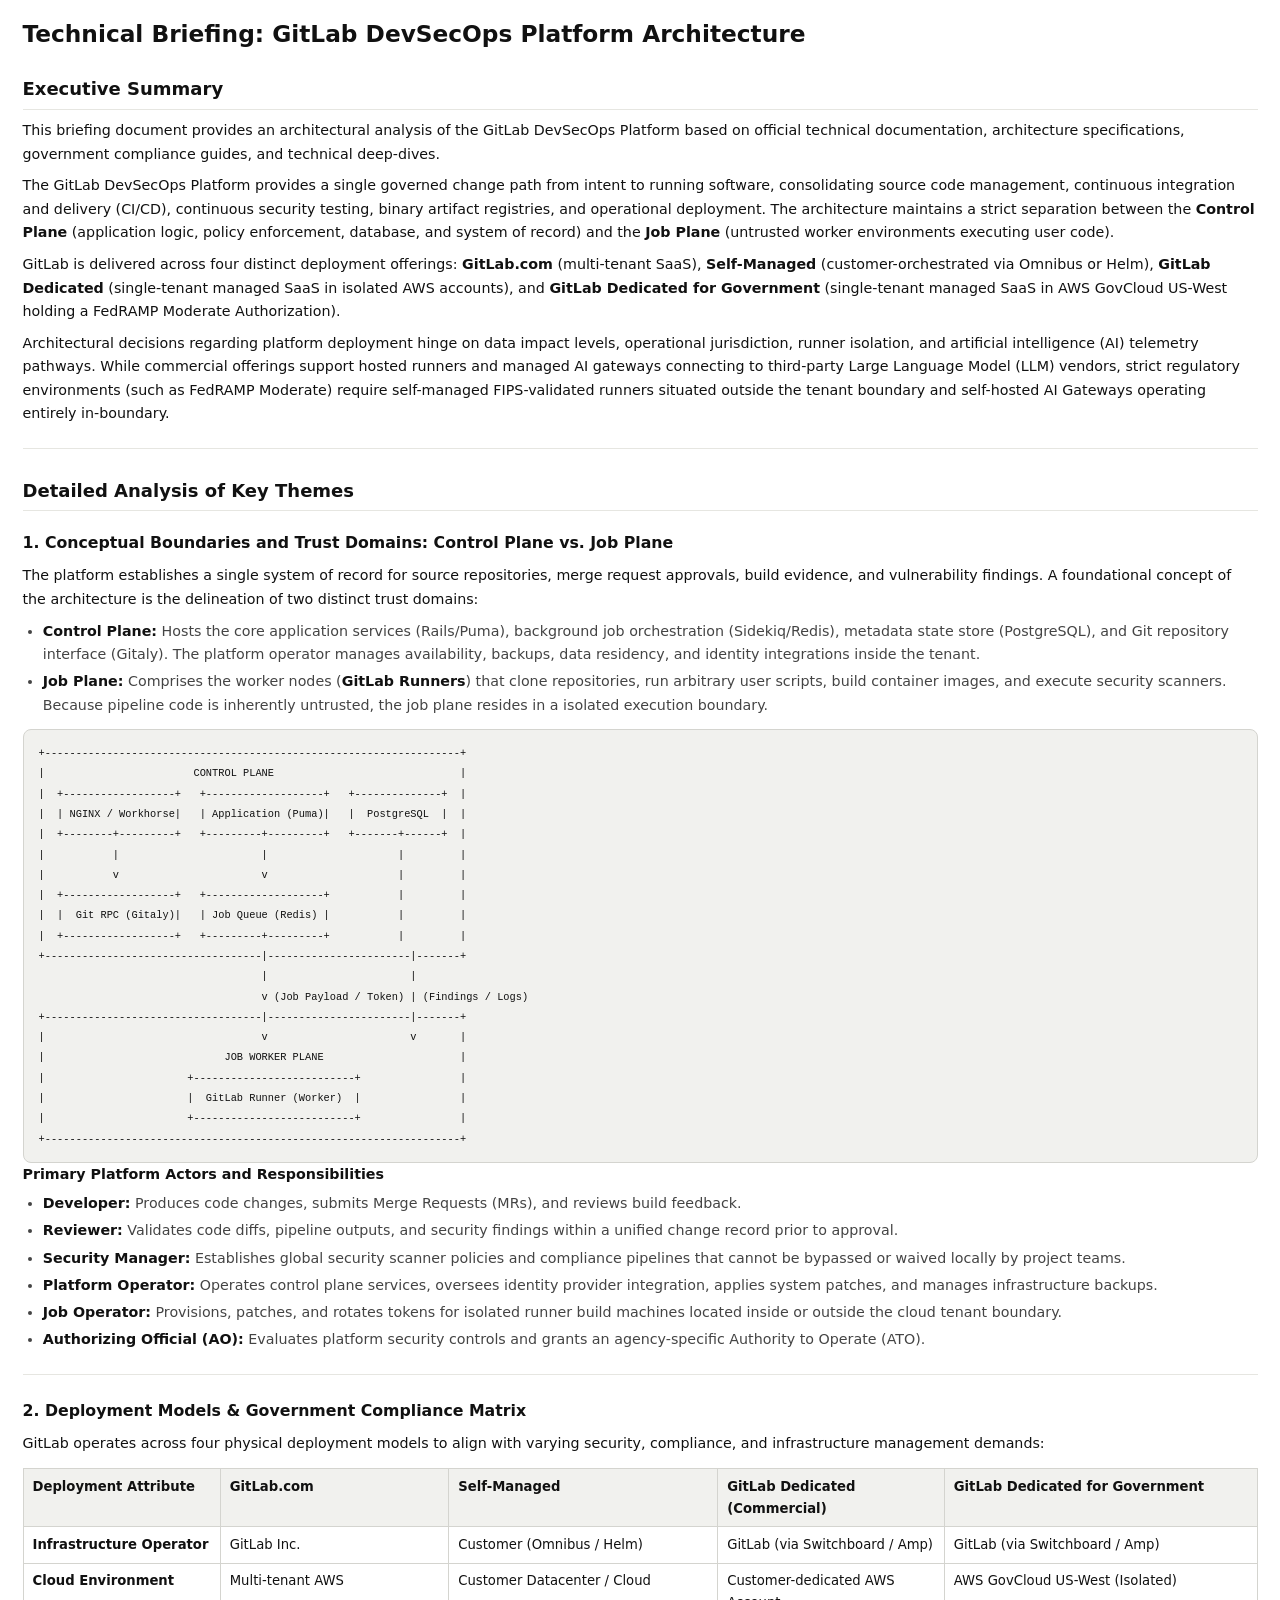
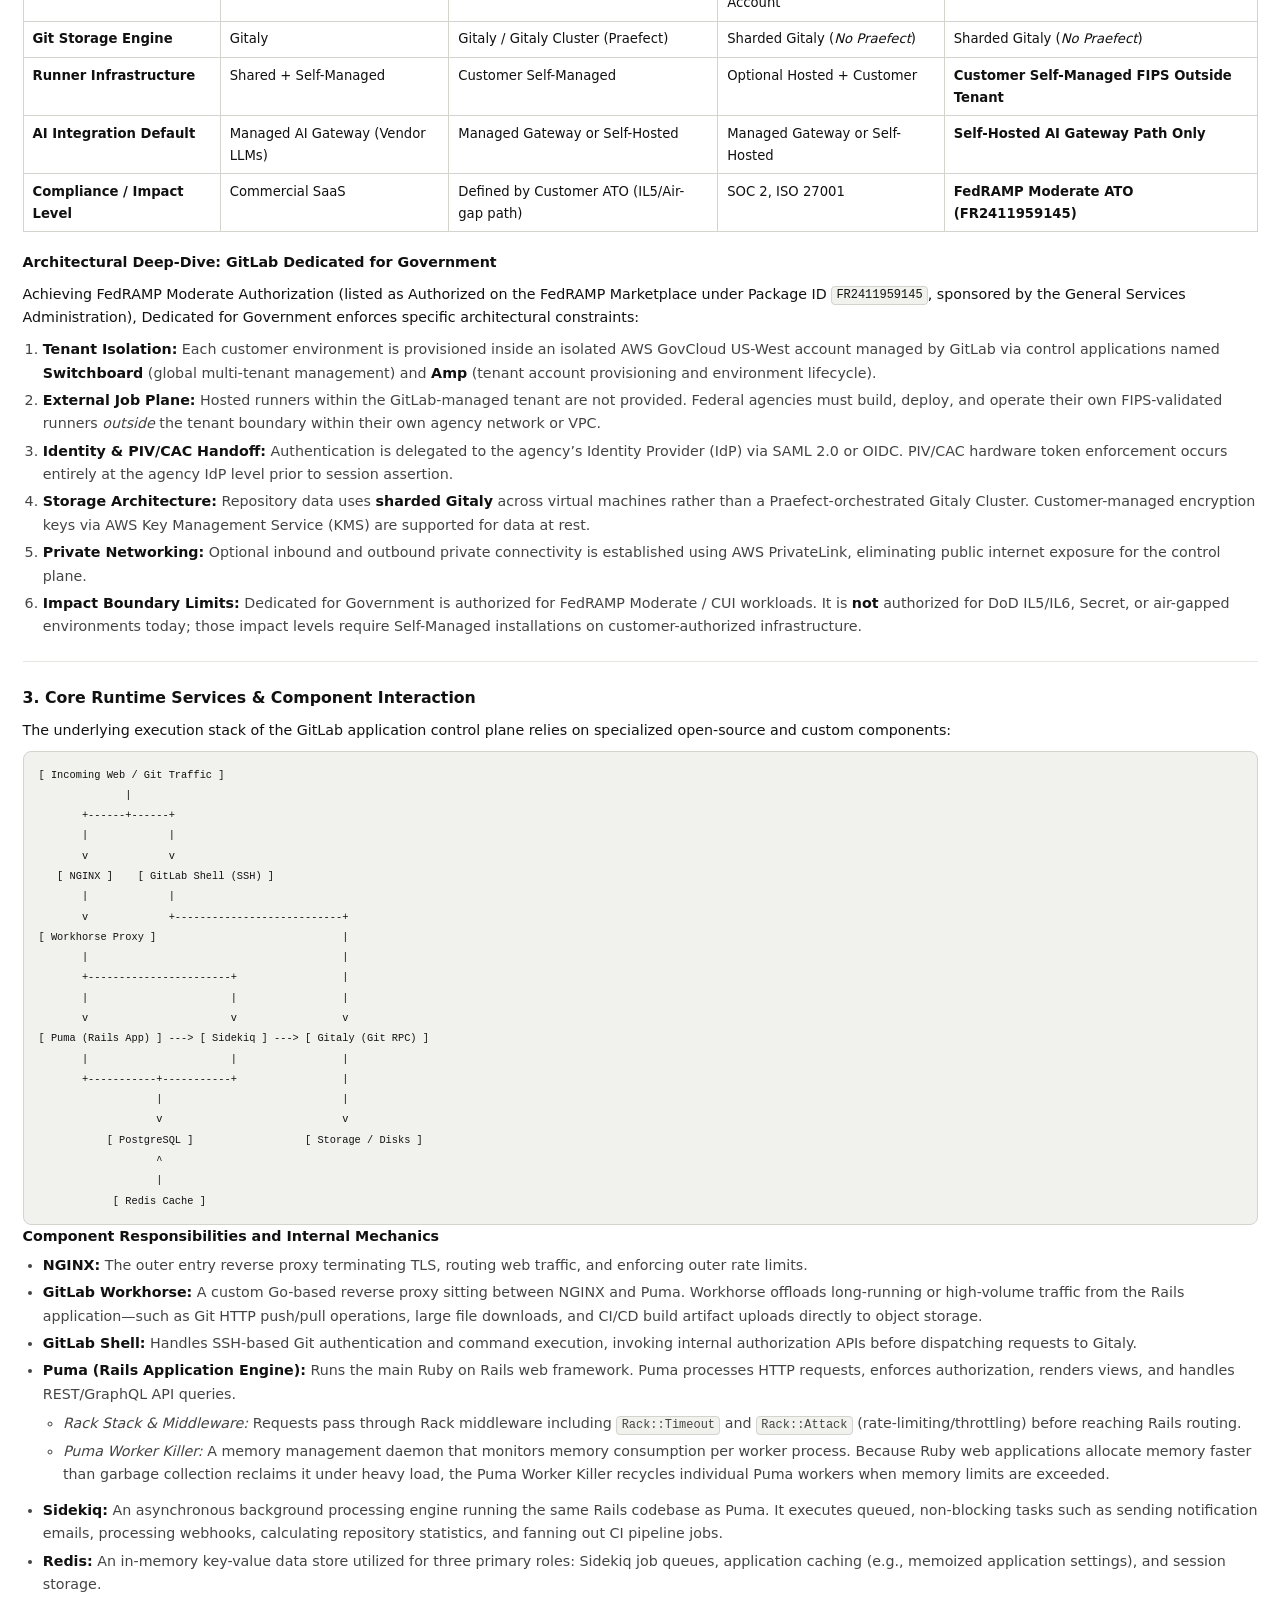
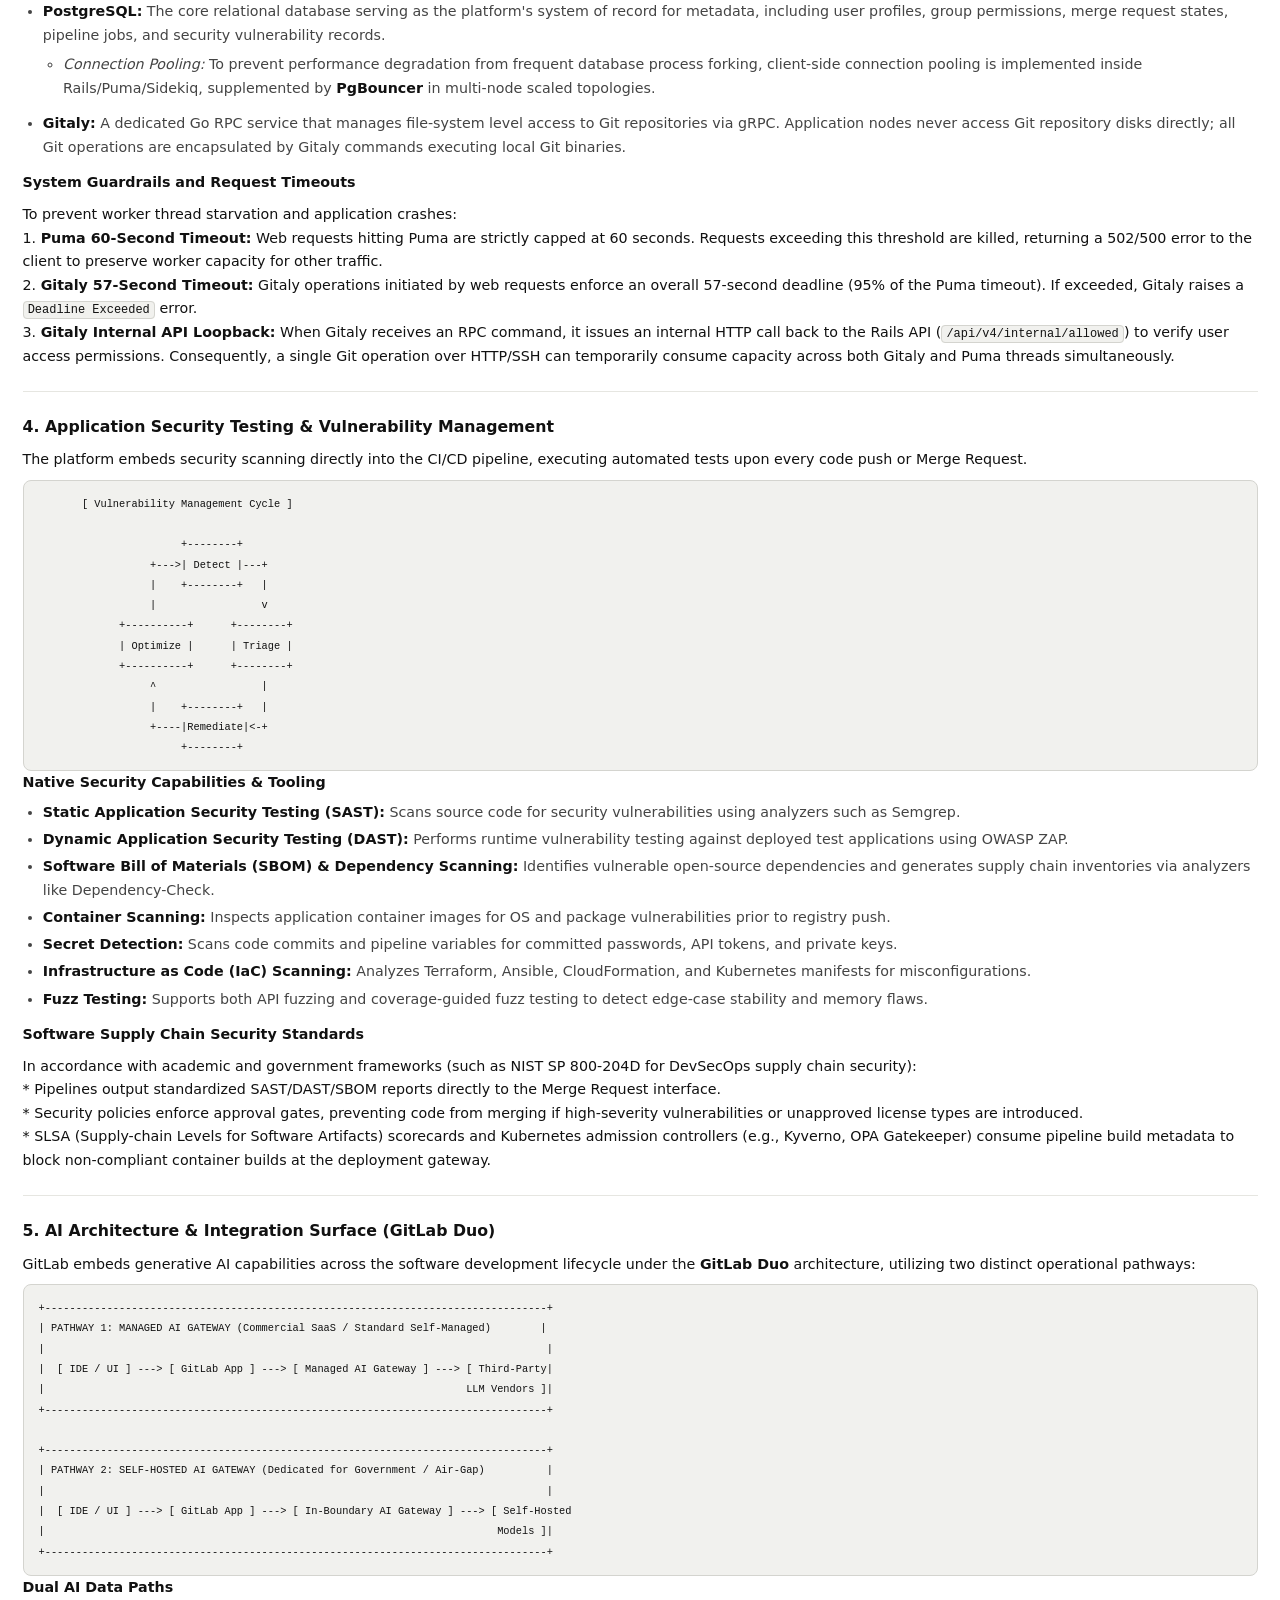
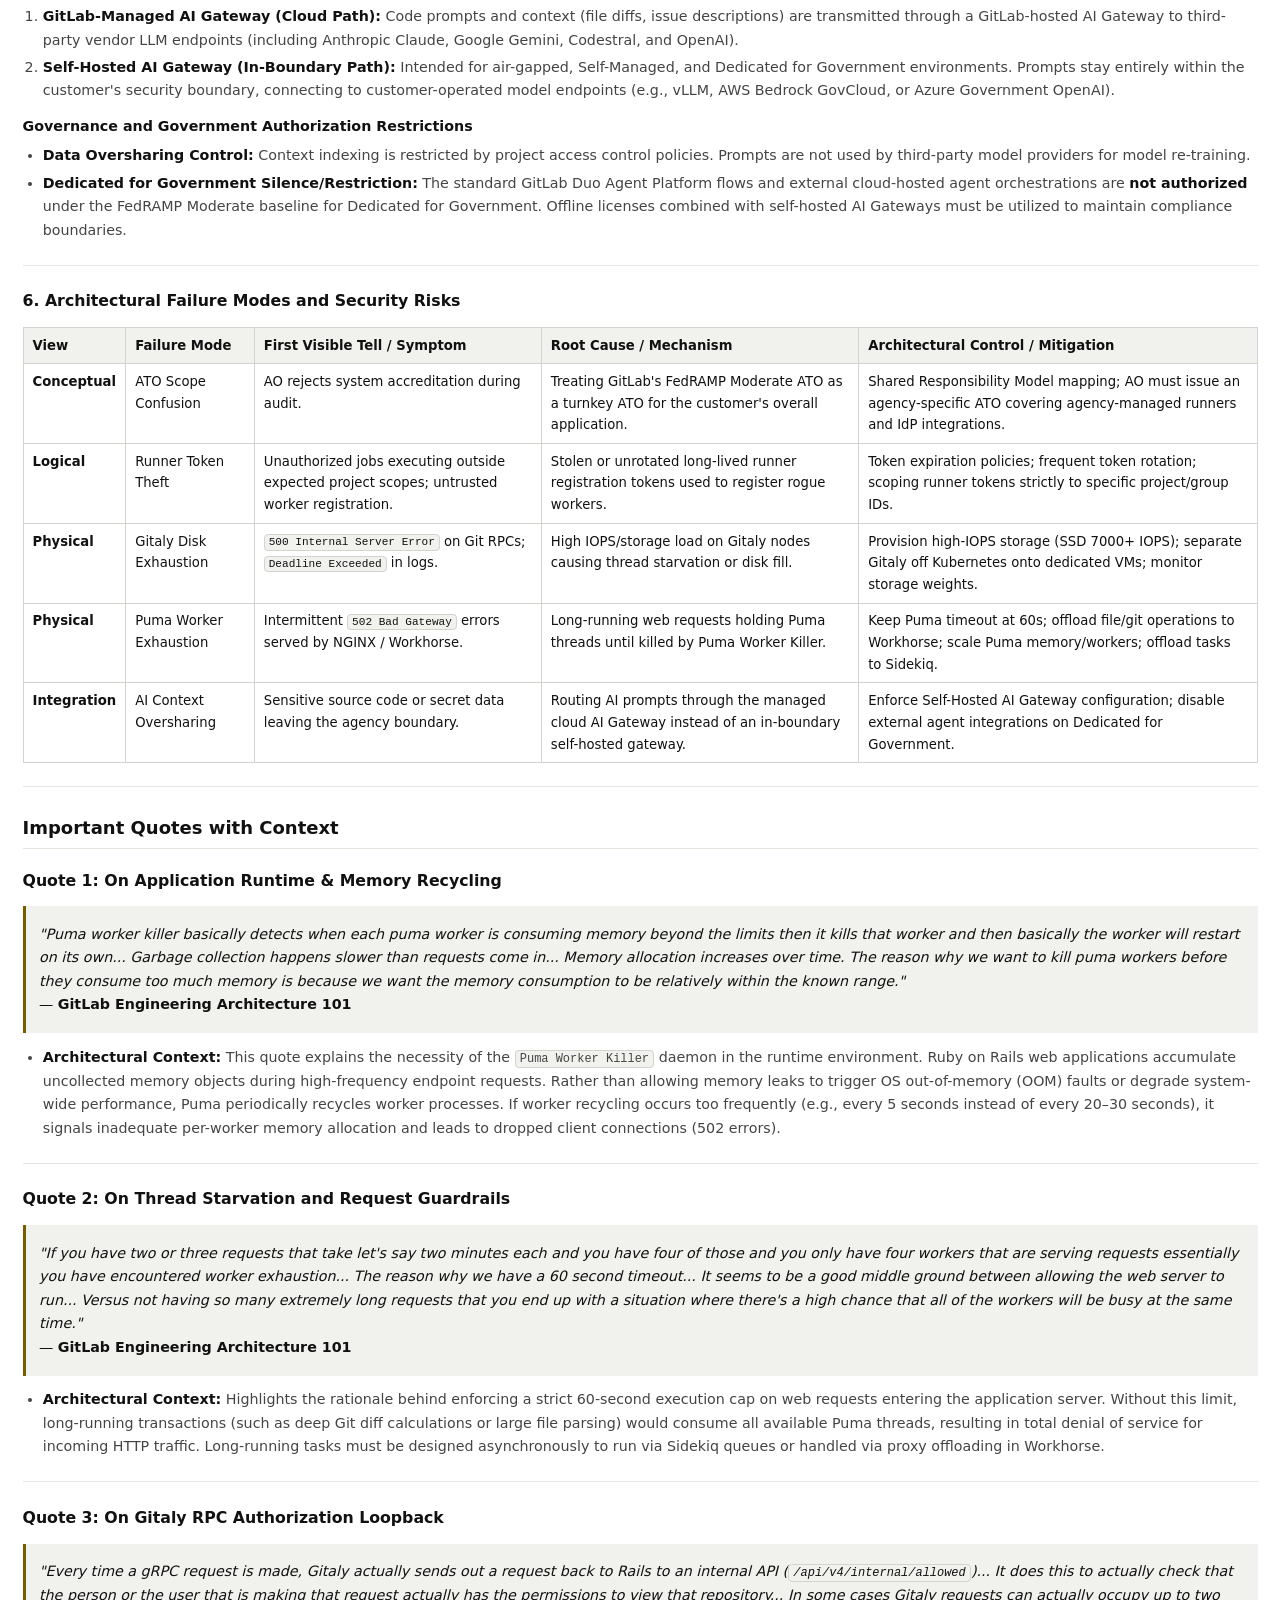
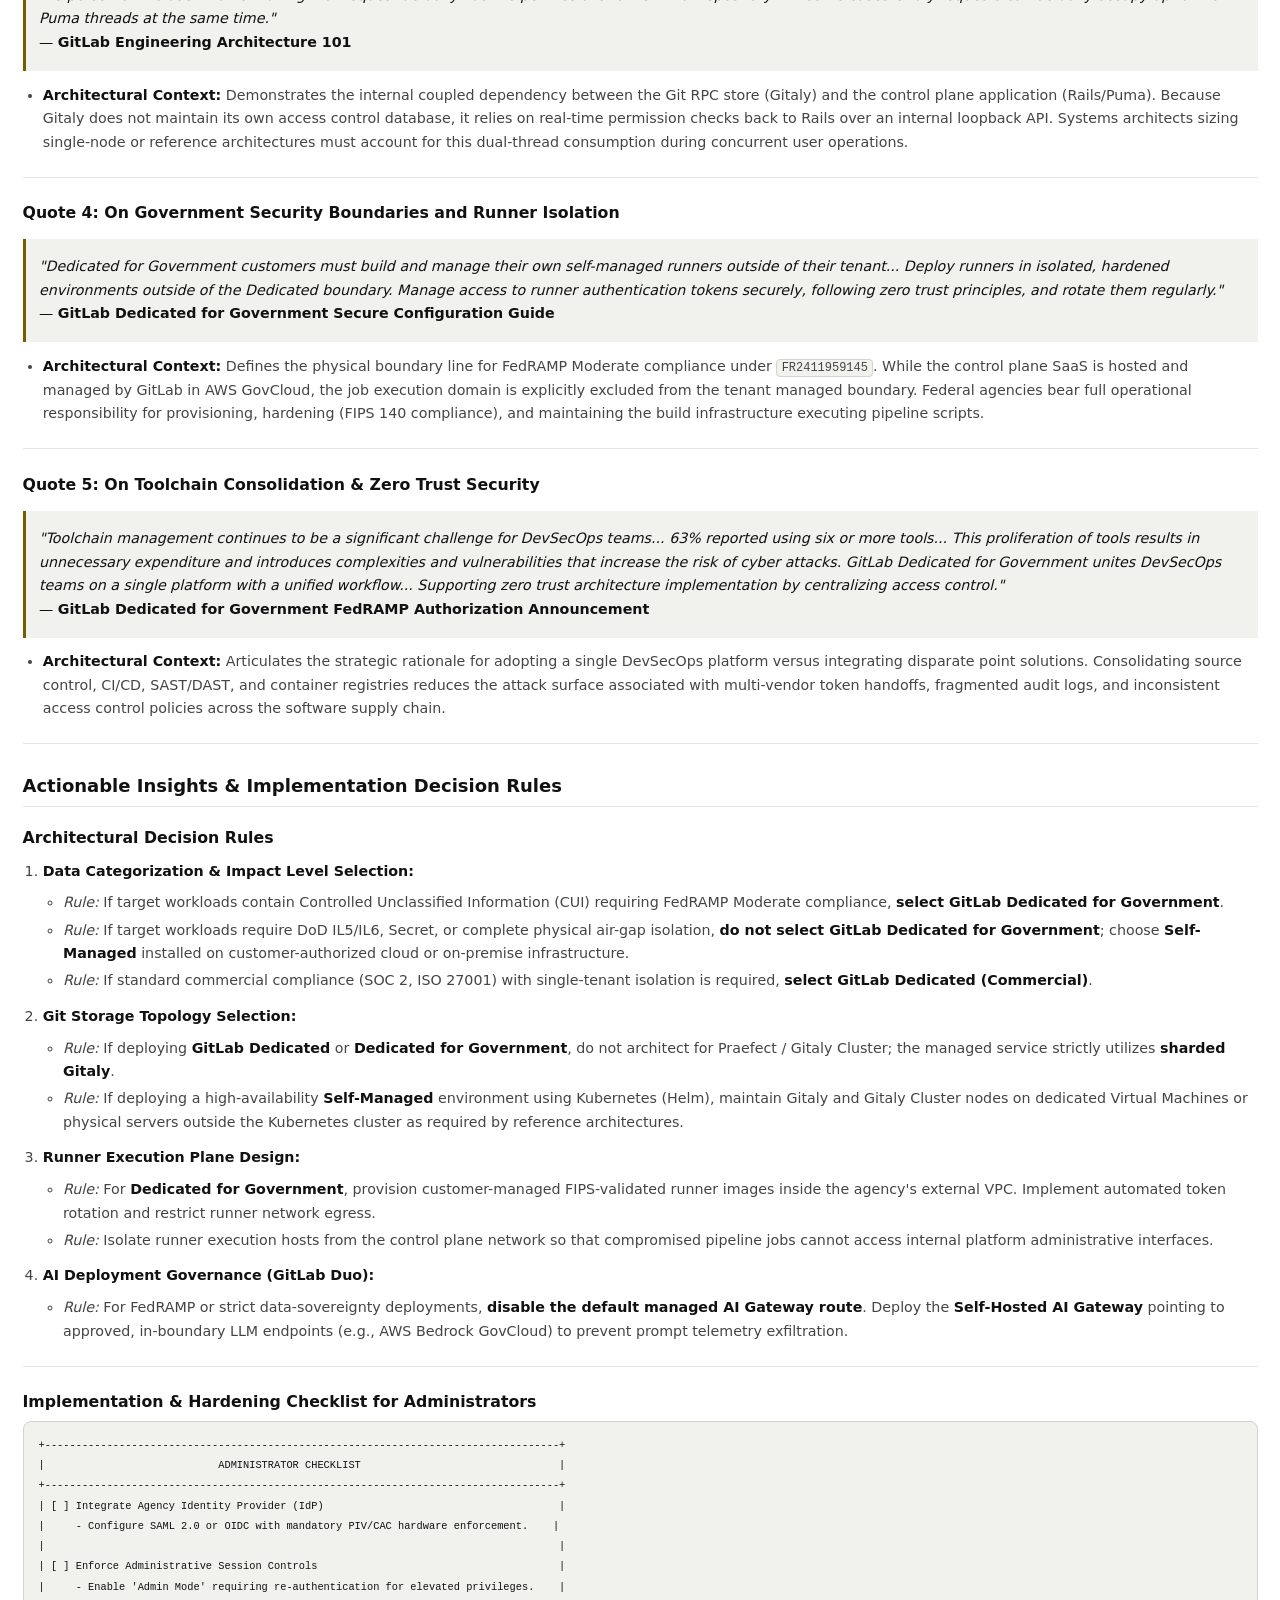
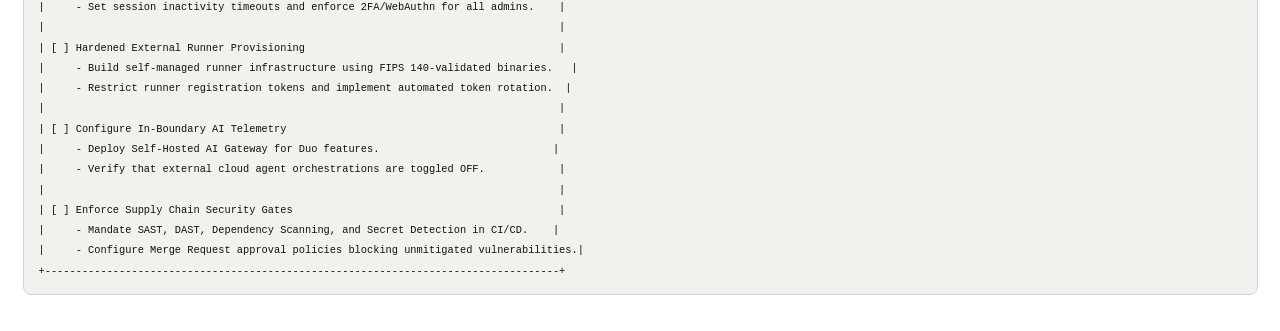
<file: library/09-technical-briefing_-gitlab-devsecops-platform-architecture.html>
<!DOCTYPE html>
<html lang="en">
<head>
<meta charset="UTF-8">
<meta name="viewport" content="width=device-width, initial-scale=1">
<title>Technical Briefing: GitLab DevSecOps Platform Architecture</title>
<link rel="stylesheet" href="../css/base.css">
<link rel="stylesheet" href="../css/theme.css">
<link rel="stylesheet" href="library.css">
<script>
(function(){
  try {
    var t = localStorage.getItem('learn_gitlab_theme') || 'light';
    if (t !== 'dark') t = 'light';
    document.documentElement.dataset.theme = t;
  } catch (e) { document.documentElement.dataset.theme = 'light'; }
})();
</script>
</head>
<body class="lib-doc">
<article class="prose">
<h1>Technical Briefing: GitLab DevSecOps Platform Architecture</h1>
<h2>Executive Summary</h2>
<p>This briefing document provides an architectural analysis of the GitLab DevSecOps Platform based on official technical documentation, architecture specifications, government compliance guides, and technical deep-dives. </p>
<p>The GitLab DevSecOps Platform provides a single governed change path from intent to running software, consolidating source code management, continuous integration and delivery (CI/CD), continuous security testing, binary artifact registries, and operational deployment. The architecture maintains a strict separation between the <strong>Control Plane</strong> (application logic, policy enforcement, database, and system of record) and the <strong>Job Plane</strong> (untrusted worker environments executing user code).</p>
<p>GitLab is delivered across four distinct deployment offerings: <strong>GitLab.com</strong> (multi-tenant SaaS), <strong>Self-Managed</strong> (customer-orchestrated via Omnibus or Helm), <strong>GitLab Dedicated</strong> (single-tenant managed SaaS in isolated AWS accounts), and <strong>GitLab Dedicated for Government</strong> (single-tenant managed SaaS in AWS GovCloud US-West holding a FedRAMP Moderate Authorization). </p>
<p>Architectural decisions regarding platform deployment hinge on data impact levels, operational jurisdiction, runner isolation, and artificial intelligence (AI) telemetry pathways. While commercial offerings support hosted runners and managed AI gateways connecting to third-party Large Language Model (LLM) vendors, strict regulatory environments (such as FedRAMP Moderate) require self-managed FIPS-validated runners situated outside the tenant boundary and self-hosted AI Gateways operating entirely in-boundary.</p>
<hr />
<h2>Detailed Analysis of Key Themes</h2>
<h3>1. Conceptual Boundaries and Trust Domains: Control Plane vs. Job Plane</h3>
<p>The platform establishes a single system of record for source repositories, merge request approvals, build evidence, and vulnerability findings. A foundational concept of the architecture is the delineation of two distinct trust domains:</p>
<ul>
<li><strong>Control Plane:</strong> Hosts the core application services (Rails/Puma), background job orchestration (Sidekiq/Redis), metadata state store (PostgreSQL), and Git repository interface (Gitaly). The platform operator manages availability, backups, data residency, and identity integrations inside the tenant.</li>
<li><strong>Job Plane:</strong> Comprises the worker nodes (<strong>GitLab Runners</strong>) that clone repositories, run arbitrary user scripts, build container images, and execute security scanners. Because pipeline code is inherently untrusted, the job plane resides in a isolated execution boundary.</li>
</ul>
<pre><code>+-------------------------------------------------------------------+
|                        CONTROL PLANE                              |
|  +------------------+   +-------------------+   +--------------+  |
|  | NGINX / Workhorse|   | Application (Puma)|   |  PostgreSQL  |  |
|  +--------+---------+   +---------+---------+   +-------+------+  |
|           |                       |                     |         |
|           v                       v                     |         |
|  +------------------+   +-------------------+           |         |
|  |  Git RPC (Gitaly)|   | Job Queue (Redis) |           |         |
|  +------------------+   +---------+---------+           |         |
+-----------------------------------|-----------------------|-------+
                                    |                       |
                                    v (Job Payload / Token) | (Findings / Logs)
+-----------------------------------|-----------------------|-------+
|                                   v                       v       |
|                             JOB WORKER PLANE                      |
|                       +--------------------------+                |
|                       |  GitLab Runner (Worker)  |                |
|                       +--------------------------+                |
+-------------------------------------------------------------------+
</code></pre>
<h4>Primary Platform Actors and Responsibilities</h4>
<ul>
<li><strong>Developer:</strong> Produces code changes, submits Merge Requests (MRs), and reviews build feedback.</li>
<li><strong>Reviewer:</strong> Validates code diffs, pipeline outputs, and security findings within a unified change record prior to approval.</li>
<li><strong>Security Manager:</strong> Establishes global security scanner policies and compliance pipelines that cannot be bypassed or waived locally by project teams.</li>
<li><strong>Platform Operator:</strong> Operates control plane services, oversees identity provider integration, applies system patches, and manages infrastructure backups.</li>
<li><strong>Job Operator:</strong> Provisions, patches, and rotates tokens for isolated runner build machines located inside or outside the cloud tenant boundary.</li>
<li><strong>Authorizing Official (AO):</strong> Evaluates platform security controls and grants an agency-specific Authority to Operate (ATO).</li>
</ul>
<hr />
<h3>2. Deployment Models &amp; Government Compliance Matrix</h3>
<p>GitLab operates across four physical deployment models to align with varying security, compliance, and infrastructure management demands:</p>
<table>
<thead>
<tr>
<th style="text-align: left;">Deployment Attribute</th>
<th style="text-align: left;">GitLab.com</th>
<th style="text-align: left;">Self-Managed</th>
<th style="text-align: left;">GitLab Dedicated (Commercial)</th>
<th style="text-align: left;">GitLab Dedicated for Government</th>
</tr>
</thead>
<tbody>
<tr>
<td style="text-align: left;"><strong>Infrastructure Operator</strong></td>
<td style="text-align: left;">GitLab Inc.</td>
<td style="text-align: left;">Customer (Omnibus / Helm)</td>
<td style="text-align: left;">GitLab (via Switchboard / Amp)</td>
<td style="text-align: left;">GitLab (via Switchboard / Amp)</td>
</tr>
<tr>
<td style="text-align: left;"><strong>Cloud Environment</strong></td>
<td style="text-align: left;">Multi-tenant AWS</td>
<td style="text-align: left;">Customer Datacenter / Cloud</td>
<td style="text-align: left;">Customer-dedicated AWS Account</td>
<td style="text-align: left;">AWS GovCloud US-West (Isolated)</td>
</tr>
<tr>
<td style="text-align: left;"><strong>Git Storage Engine</strong></td>
<td style="text-align: left;">Gitaly</td>
<td style="text-align: left;">Gitaly / Gitaly Cluster (Praefect)</td>
<td style="text-align: left;">Sharded Gitaly (<em>No Praefect</em>)</td>
<td style="text-align: left;">Sharded Gitaly (<em>No Praefect</em>)</td>
</tr>
<tr>
<td style="text-align: left;"><strong>Runner Infrastructure</strong></td>
<td style="text-align: left;">Shared + Self-Managed</td>
<td style="text-align: left;">Customer Self-Managed</td>
<td style="text-align: left;">Optional Hosted + Customer</td>
<td style="text-align: left;"><strong>Customer Self-Managed FIPS Outside Tenant</strong></td>
</tr>
<tr>
<td style="text-align: left;"><strong>AI Integration Default</strong></td>
<td style="text-align: left;">Managed AI Gateway (Vendor LLMs)</td>
<td style="text-align: left;">Managed Gateway or Self-Hosted</td>
<td style="text-align: left;">Managed Gateway or Self-Hosted</td>
<td style="text-align: left;"><strong>Self-Hosted AI Gateway Path Only</strong></td>
</tr>
<tr>
<td style="text-align: left;"><strong>Compliance / Impact Level</strong></td>
<td style="text-align: left;">Commercial SaaS</td>
<td style="text-align: left;">Defined by Customer ATO (IL5/Air-gap path)</td>
<td style="text-align: left;">SOC 2, ISO 27001</td>
<td style="text-align: left;"><strong>FedRAMP Moderate ATO (FR2411959145)</strong></td>
</tr>
</tbody>
</table>
<h4>Architectural Deep-Dive: GitLab Dedicated for Government</h4>
<p>Achieving FedRAMP Moderate Authorization (listed as Authorized on the FedRAMP Marketplace under Package ID <code>FR2411959145</code>, sponsored by the General Services Administration), Dedicated for Government enforces specific architectural constraints:</p>
<ol>
<li><strong>Tenant Isolation:</strong> Each customer environment is provisioned inside an isolated AWS GovCloud US-West account managed by GitLab via control applications named <strong>Switchboard</strong> (global multi-tenant management) and <strong>Amp</strong> (tenant account provisioning and environment lifecycle).</li>
<li><strong>External Job Plane:</strong> Hosted runners within the GitLab-managed tenant are not provided. Federal agencies must build, deploy, and operate their own FIPS-validated runners <em>outside</em> the tenant boundary within their own agency network or VPC.</li>
<li><strong>Identity &amp; PIV/CAC Handoff:</strong> Authentication is delegated to the agency’s Identity Provider (IdP) via SAML 2.0 or OIDC. PIV/CAC hardware token enforcement occurs entirely at the agency IdP level prior to session assertion.</li>
<li><strong>Storage Architecture:</strong> Repository data uses <strong>sharded Gitaly</strong> across virtual machines rather than a Praefect-orchestrated Gitaly Cluster. Customer-managed encryption keys via AWS Key Management Service (KMS) are supported for data at rest.</li>
<li><strong>Private Networking:</strong> Optional inbound and outbound private connectivity is established using AWS PrivateLink, eliminating public internet exposure for the control plane.</li>
<li><strong>Impact Boundary Limits:</strong> Dedicated for Government is authorized for FedRAMP Moderate / CUI workloads. It is <strong>not</strong> authorized for DoD IL5/IL6, Secret, or air-gapped environments today; those impact levels require Self-Managed installations on customer-authorized infrastructure.</li>
</ol>
<hr />
<h3>3. Core Runtime Services &amp; Component Interaction</h3>
<p>The underlying execution stack of the GitLab application control plane relies on specialized open-source and custom components:</p>
<pre><code>[ Incoming Web / Git Traffic ]
              |
       +------+------+
       |             |
       v             v
   [ NGINX ]    [ GitLab Shell (SSH) ]
       |             |
       v             +---------------------------+
[ Workhorse Proxy ]                              |
       |                                         |
       +-----------------------+                 |
       |                       |                 |
       v                       v                 v
[ Puma (Rails App) ] ---&gt; [ Sidekiq ] ---&gt; [ Gitaly (Git RPC) ]
       |                       |                 |
       +-----------+-----------+                 |
                   |                             |
                   v                             v
           [ PostgreSQL ]                  [ Storage / Disks ]
                   ^
                   |
            [ Redis Cache ]
</code></pre>
<h4>Component Responsibilities and Internal Mechanics</h4>
<ul>
<li><strong>NGINX:</strong> The outer entry reverse proxy terminating TLS, routing web traffic, and enforcing outer rate limits.</li>
<li><strong>GitLab Workhorse:</strong> A custom Go-based reverse proxy sitting between NGINX and Puma. Workhorse offloads long-running or high-volume traffic from the Rails application—such as Git HTTP push/pull operations, large file downloads, and CI/CD build artifact uploads directly to object storage.</li>
<li><strong>GitLab Shell:</strong> Handles SSH-based Git authentication and command execution, invoking internal authorization APIs before dispatching requests to Gitaly.</li>
<li><strong>Puma (Rails Application Engine):</strong> Runs the main Ruby on Rails web framework. Puma processes HTTP requests, enforces authorization, renders views, and handles REST/GraphQL API queries.<ul>
<li><em>Rack Stack &amp; Middleware:</em> Requests pass through Rack middleware including <code>Rack::Timeout</code> and <code>Rack::Attack</code> (rate-limiting/throttling) before reaching Rails routing.</li>
<li><em>Puma Worker Killer:</em> A memory management daemon that monitors memory consumption per worker process. Because Ruby web applications allocate memory faster than garbage collection reclaims it under heavy load, the Puma Worker Killer recycles individual Puma workers when memory limits are exceeded.</li>
</ul>
</li>
<li><strong>Sidekiq:</strong> An asynchronous background processing engine running the same Rails codebase as Puma. It executes queued, non-blocking tasks such as sending notification emails, processing webhooks, calculating repository statistics, and fanning out CI pipeline jobs.</li>
<li><strong>Redis:</strong> An in-memory key-value data store utilized for three primary roles: Sidekiq job queues, application caching (e.g., memoized application settings), and session storage.</li>
<li><strong>PostgreSQL:</strong> The core relational database serving as the platform's system of record for metadata, including user profiles, group permissions, merge request states, pipeline jobs, and security vulnerability records.<ul>
<li><em>Connection Pooling:</em> To prevent performance degradation from frequent database process forking, client-side connection pooling is implemented inside Rails/Puma/Sidekiq, supplemented by <strong>PgBouncer</strong> in multi-node scaled topologies.</li>
</ul>
</li>
<li><strong>Gitaly:</strong> A dedicated Go RPC service that manages file-system level access to Git repositories via gRPC. Application nodes never access Git repository disks directly; all Git operations are encapsulated by Gitaly commands executing local Git binaries.</li>
</ul>
<h4>System Guardrails and Request Timeouts</h4>
<p>To prevent worker thread starvation and application crashes:<br />
1.  <strong>Puma 60-Second Timeout:</strong> Web requests hitting Puma are strictly capped at 60 seconds. Requests exceeding this threshold are killed, returning a 502/500 error to the client to preserve worker capacity for other traffic.<br />
2.  <strong>Gitaly 57-Second Timeout:</strong> Gitaly operations initiated by web requests enforce an overall 57-second deadline (95% of the Puma timeout). If exceeded, Gitaly raises a <code>Deadline Exceeded</code> error.<br />
3.  <strong>Gitaly Internal API Loopback:</strong> When Gitaly receives an RPC command, it issues an internal HTTP call back to the Rails API (<code>/api/v4/internal/allowed</code>) to verify user access permissions. Consequently, a single Git operation over HTTP/SSH can temporarily consume capacity across both Gitaly and Puma threads simultaneously.</p>
<hr />
<h3>4. Application Security Testing &amp; Vulnerability Management</h3>
<p>The platform embeds security scanning directly into the CI/CD pipeline, executing automated tests upon every code push or Merge Request.</p>
<pre><code>       [ Vulnerability Management Cycle ]

                       +--------+
                  +---&gt;| Detect |---+
                  |    +--------+   |
                  |                 v
             +----------+      +--------+
             | Optimize |      | Triage |
             +----------+      +--------+
                  ^                 |
                  |    +--------+   |
                  +----|Remediate|&lt;-+
                       +--------+
</code></pre>
<h4>Native Security Capabilities &amp; Tooling</h4>
<ul>
<li><strong>Static Application Security Testing (SAST):</strong> Scans source code for security vulnerabilities using analyzers such as Semgrep.</li>
<li><strong>Dynamic Application Security Testing (DAST):</strong> Performs runtime vulnerability testing against deployed test applications using OWASP ZAP.</li>
<li><strong>Software Bill of Materials (SBOM) &amp; Dependency Scanning:</strong> Identifies vulnerable open-source dependencies and generates supply chain inventories via analyzers like Dependency-Check.</li>
<li><strong>Container Scanning:</strong> Inspects application container images for OS and package vulnerabilities prior to registry push.</li>
<li><strong>Secret Detection:</strong> Scans code commits and pipeline variables for committed passwords, API tokens, and private keys.</li>
<li><strong>Infrastructure as Code (IaC) Scanning:</strong> Analyzes Terraform, Ansible, CloudFormation, and Kubernetes manifests for misconfigurations.</li>
<li><strong>Fuzz Testing:</strong> Supports both API fuzzing and coverage-guided fuzz testing to detect edge-case stability and memory flaws.</li>
</ul>
<h4>Software Supply Chain Security Standards</h4>
<p>In accordance with academic and government frameworks (such as NIST SP 800-204D for DevSecOps supply chain security):<br />
*   Pipelines output standardized SAST/DAST/SBOM reports directly to the Merge Request interface.<br />
*   Security policies enforce approval gates, preventing code from merging if high-severity vulnerabilities or unapproved license types are introduced.<br />
*   SLSA (Supply-chain Levels for Software Artifacts) scorecards and Kubernetes admission controllers (e.g., Kyverno, OPA Gatekeeper) consume pipeline build metadata to block non-compliant container builds at the deployment gateway.</p>
<hr />
<h3>5. AI Architecture &amp; Integration Surface (GitLab Duo)</h3>
<p>GitLab embeds generative AI capabilities across the software development lifecycle under the <strong>GitLab Duo</strong> architecture, utilizing two distinct operational pathways:</p>
<pre><code>+---------------------------------------------------------------------------------+
| PATHWAY 1: MANAGED AI GATEWAY (Commercial SaaS / Standard Self-Managed)        |
|                                                                                 |
|  [ IDE / UI ] ---&gt; [ GitLab App ] ---&gt; [ Managed AI Gateway ] ---&gt; [ Third-Party|
|                                                                    LLM Vendors ]|
+---------------------------------------------------------------------------------+

+---------------------------------------------------------------------------------+
| PATHWAY 2: SELF-HOSTED AI GATEWAY (Dedicated for Government / Air-Gap)          |
|                                                                                 |
|  [ IDE / UI ] ---&gt; [ GitLab App ] ---&gt; [ In-Boundary AI Gateway ] ---&gt; [ Self-Hosted
|                                                                         Models ]|
+---------------------------------------------------------------------------------+
</code></pre>
<h4>Dual AI Data Paths</h4>
<ol>
<li><strong>GitLab-Managed AI Gateway (Cloud Path):</strong> Code prompts and context (file diffs, issue descriptions) are transmitted through a GitLab-hosted AI Gateway to third-party vendor LLM endpoints (including Anthropic Claude, Google Gemini, Codestral, and OpenAI). </li>
<li><strong>Self-Hosted AI Gateway (In-Boundary Path):</strong> Intended for air-gapped, Self-Managed, and Dedicated for Government environments. Prompts stay entirely within the customer's security boundary, connecting to customer-operated model endpoints (e.g., vLLM, AWS Bedrock GovCloud, or Azure Government OpenAI).</li>
</ol>
<h4>Governance and Government Authorization Restrictions</h4>
<ul>
<li><strong>Data Oversharing Control:</strong> Context indexing is restricted by project access control policies. Prompts are not used by third-party model providers for model re-training.</li>
<li><strong>Dedicated for Government Silence/Restriction:</strong> The standard GitLab Duo Agent Platform flows and external cloud-hosted agent orchestrations are <strong>not authorized</strong> under the FedRAMP Moderate baseline for Dedicated for Government. Offline licenses combined with self-hosted AI Gateways must be utilized to maintain compliance boundaries.</li>
</ul>
<hr />
<h3>6. Architectural Failure Modes and Security Risks</h3>
<table>
<thead>
<tr>
<th style="text-align: left;">View</th>
<th style="text-align: left;">Failure Mode</th>
<th style="text-align: left;">First Visible Tell / Symptom</th>
<th style="text-align: left;">Root Cause / Mechanism</th>
<th style="text-align: left;">Architectural Control / Mitigation</th>
</tr>
</thead>
<tbody>
<tr>
<td style="text-align: left;"><strong>Conceptual</strong></td>
<td style="text-align: left;">ATO Scope Confusion</td>
<td style="text-align: left;">AO rejects system accreditation during audit.</td>
<td style="text-align: left;">Treating GitLab's FedRAMP Moderate ATO as a turnkey ATO for the customer's overall application.</td>
<td style="text-align: left;">Shared Responsibility Model mapping; AO must issue an agency-specific ATO covering agency-managed runners and IdP integrations.</td>
</tr>
<tr>
<td style="text-align: left;"><strong>Logical</strong></td>
<td style="text-align: left;">Runner Token Theft</td>
<td style="text-align: left;">Unauthorized jobs executing outside expected project scopes; untrusted worker registration.</td>
<td style="text-align: left;">Stolen or unrotated long-lived runner registration tokens used to register rogue workers.</td>
<td style="text-align: left;">Token expiration policies; frequent token rotation; scoping runner tokens strictly to specific project/group IDs.</td>
</tr>
<tr>
<td style="text-align: left;"><strong>Physical</strong></td>
<td style="text-align: left;">Gitaly Disk Exhaustion</td>
<td style="text-align: left;"><code>500 Internal Server Error</code> on Git RPCs; <code>Deadline Exceeded</code> in logs.</td>
<td style="text-align: left;">High IOPS/storage load on Gitaly nodes causing thread starvation or disk fill.</td>
<td style="text-align: left;">Provision high-IOPS storage (SSD 7000+ IOPS); separate Gitaly off Kubernetes onto dedicated VMs; monitor storage weights.</td>
</tr>
<tr>
<td style="text-align: left;"><strong>Physical</strong></td>
<td style="text-align: left;">Puma Worker Exhaustion</td>
<td style="text-align: left;">Intermittent <code>502 Bad Gateway</code> errors served by NGINX / Workhorse.</td>
<td style="text-align: left;">Long-running web requests holding Puma threads until killed by Puma Worker Killer.</td>
<td style="text-align: left;">Keep Puma timeout at 60s; offload file/git operations to Workhorse; scale Puma memory/workers; offload tasks to Sidekiq.</td>
</tr>
<tr>
<td style="text-align: left;"><strong>Integration</strong></td>
<td style="text-align: left;">AI Context Oversharing</td>
<td style="text-align: left;">Sensitive source code or secret data leaving the agency boundary.</td>
<td style="text-align: left;">Routing AI prompts through the managed cloud AI Gateway instead of an in-boundary self-hosted gateway.</td>
<td style="text-align: left;">Enforce Self-Hosted AI Gateway configuration; disable external agent integrations on Dedicated for Government.</td>
</tr>
</tbody>
</table>
<hr />
<h2>Important Quotes with Context</h2>
<h3>Quote 1: On Application Runtime &amp; Memory Recycling</h3>
<blockquote>
<p><em>"Puma worker killer basically detects when each puma worker is consuming memory beyond the limits then it kills that worker and then basically the worker will restart on its own... Garbage collection happens slower than requests come in... Memory allocation increases over time. The reason why we want to kill puma workers before they consume too much memory is because we want the memory consumption to be relatively within the known range."</em><br />
— <strong>GitLab Engineering Architecture 101</strong></p>
</blockquote>
<ul>
<li><strong>Architectural Context:</strong> This quote explains the necessity of the <code>Puma Worker Killer</code> daemon in the runtime environment. Ruby on Rails web applications accumulate uncollected memory objects during high-frequency endpoint requests. Rather than allowing memory leaks to trigger OS out-of-memory (OOM) faults or degrade system-wide performance, Puma periodically recycles worker processes. If worker recycling occurs too frequently (e.g., every 5 seconds instead of every 20–30 seconds), it signals inadequate per-worker memory allocation and leads to dropped client connections (502 errors).</li>
</ul>
<hr />
<h3>Quote 2: On Thread Starvation and Request Guardrails</h3>
<blockquote>
<p><em>"If you have two or three requests that take let's say two minutes each and you have four of those and you only have four workers that are serving requests essentially you have encountered worker exhaustion... The reason why we have a 60 second timeout... It seems to be a good middle ground between allowing the web server to run... Versus not having so many extremely long requests that you end up with a situation where there's a high chance that all of the workers will be busy at the same time."</em><br />
— <strong>GitLab Engineering Architecture 101</strong></p>
</blockquote>
<ul>
<li><strong>Architectural Context:</strong> Highlights the rationale behind enforcing a strict 60-second execution cap on web requests entering the application server. Without this limit, long-running transactions (such as deep Git diff calculations or large file parsing) would consume all available Puma threads, resulting in total denial of service for incoming HTTP traffic. Long-running tasks must be designed asynchronously to run via Sidekiq queues or handled via proxy offloading in Workhorse.</li>
</ul>
<hr />
<h3>Quote 3: On Gitaly RPC Authorization Loopback</h3>
<blockquote>
<p><em>"Every time a gRPC request is made, Gitaly actually sends out a request back to Rails to an internal API (<code>/api/v4/internal/allowed</code>)... It does this to actually check that the person or the user that is making that request actually has the permissions to view that repository... In some cases Gitaly requests can actually occupy up to two Puma threads at the same time."</em><br />
— <strong>GitLab Engineering Architecture 101</strong></p>
</blockquote>
<ul>
<li><strong>Architectural Context:</strong> Demonstrates the internal coupled dependency between the Git RPC store (Gitaly) and the control plane application (Rails/Puma). Because Gitaly does not maintain its own access control database, it relies on real-time permission checks back to Rails over an internal loopback API. Systems architects sizing single-node or reference architectures must account for this dual-thread consumption during concurrent user operations.</li>
</ul>
<hr />
<h3>Quote 4: On Government Security Boundaries and Runner Isolation</h3>
<blockquote>
<p><em>"Dedicated for Government customers must build and manage their own self-managed runners outside of their tenant... Deploy runners in isolated, hardened environments outside of the Dedicated boundary. Manage access to runner authentication tokens securely, following zero trust principles, and rotate them regularly."</em><br />
— <strong>GitLab Dedicated for Government Secure Configuration Guide</strong></p>
</blockquote>
<ul>
<li><strong>Architectural Context:</strong> Defines the physical boundary line for FedRAMP Moderate compliance under <code>FR2411959145</code>. While the control plane SaaS is hosted and managed by GitLab in AWS GovCloud, the job execution domain is explicitly excluded from the tenant managed boundary. Federal agencies bear full operational responsibility for provisioning, hardening (FIPS 140 compliance), and maintaining the build infrastructure executing pipeline scripts.</li>
</ul>
<hr />
<h3>Quote 5: On Toolchain Consolidation &amp; Zero Trust Security</h3>
<blockquote>
<p><em>"Toolchain management continues to be a significant challenge for DevSecOps teams... 63% reported using six or more tools... This proliferation of tools results in unnecessary expenditure and introduces complexities and vulnerabilities that increase the risk of cyber attacks. GitLab Dedicated for Government unites DevSecOps teams on a single platform with a unified workflow... Supporting zero trust architecture implementation by centralizing access control."</em><br />
— <strong>GitLab Dedicated for Government FedRAMP Authorization Announcement</strong></p>
</blockquote>
<ul>
<li><strong>Architectural Context:</strong> Articulates the strategic rationale for adopting a single DevSecOps platform versus integrating disparate point solutions. Consolidating source control, CI/CD, SAST/DAST, and container registries reduces the attack surface associated with multi-vendor token handoffs, fragmented audit logs, and inconsistent access control policies across the software supply chain.</li>
</ul>
<hr />
<h2>Actionable Insights &amp; Implementation Decision Rules</h2>
<h3>Architectural Decision Rules</h3>
<ol>
<li>
<p><strong>Data Categorization &amp; Impact Level Selection:</strong></p>
<ul>
<li><em>Rule:</em> If target workloads contain Controlled Unclassified Information (CUI) requiring FedRAMP Moderate compliance, <strong>select GitLab Dedicated for Government</strong>.</li>
<li><em>Rule:</em> If target workloads require DoD IL5/IL6, Secret, or complete physical air-gap isolation, <strong>do not select GitLab Dedicated for Government</strong>; choose <strong>Self-Managed</strong> installed on customer-authorized cloud or on-premise infrastructure.</li>
<li><em>Rule:</em> If standard commercial compliance (SOC 2, ISO 27001) with single-tenant isolation is required, <strong>select GitLab Dedicated (Commercial)</strong>.</li>
</ul>
</li>
<li>
<p><strong>Git Storage Topology Selection:</strong></p>
<ul>
<li><em>Rule:</em> If deploying <strong>GitLab Dedicated</strong> or <strong>Dedicated for Government</strong>, do not architect for Praefect / Gitaly Cluster; the managed service strictly utilizes <strong>sharded Gitaly</strong>.</li>
<li><em>Rule:</em> If deploying a high-availability <strong>Self-Managed</strong> environment using Kubernetes (Helm), maintain Gitaly and Gitaly Cluster nodes on dedicated Virtual Machines or physical servers outside the Kubernetes cluster as required by reference architectures.</li>
</ul>
</li>
<li>
<p><strong>Runner Execution Plane Design:</strong></p>
<ul>
<li><em>Rule:</em> For <strong>Dedicated for Government</strong>, provision customer-managed FIPS-validated runner images inside the agency's external VPC. Implement automated token rotation and restrict runner network egress.</li>
<li><em>Rule:</em> Isolate runner execution hosts from the control plane network so that compromised pipeline jobs cannot access internal platform administrative interfaces.</li>
</ul>
</li>
<li>
<p><strong>AI Deployment Governance (GitLab Duo):</strong></p>
<ul>
<li><em>Rule:</em> For FedRAMP or strict data-sovereignty deployments, <strong>disable the default managed AI Gateway route</strong>. Deploy the <strong>Self-Hosted AI Gateway</strong> pointing to approved, in-boundary LLM endpoints (e.g., AWS Bedrock GovCloud) to prevent prompt telemetry exfiltration.</li>
</ul>
</li>
</ol>
<hr />
<h3>Implementation &amp; Hardening Checklist for Administrators</h3>
<pre><code>+-----------------------------------------------------------------------------------+
|                            ADMINISTRATOR CHECKLIST                                |
+-----------------------------------------------------------------------------------+
| [ ] Integrate Agency Identity Provider (IdP)                                      |
|     - Configure SAML 2.0 or OIDC with mandatory PIV/CAC hardware enforcement.    |
|                                                                                   |
| [ ] Enforce Administrative Session Controls                                       |
|     - Enable 'Admin Mode' requiring re-authentication for elevated privileges.    |
|     - Set session inactivity timeouts and enforce 2FA/WebAuthn for all admins.    |
|                                                                                   |
| [ ] Hardened External Runner Provisioning                                         |
|     - Build self-managed runner infrastructure using FIPS 140-validated binaries.   |
|     - Restrict runner registration tokens and implement automated token rotation.  |
|                                                                                   |
| [ ] Configure In-Boundary AI Telemetry                                            |
|     - Deploy Self-Hosted AI Gateway for Duo features.                            |
|     - Verify that external cloud agent orchestrations are toggled OFF.            |
|                                                                                   |
| [ ] Enforce Supply Chain Security Gates                                           |
|     - Mandate SAST, DAST, Dependency Scanning, and Secret Detection in CI/CD.    |
|     - Configure Merge Request approval policies blocking unmitigated vulnerabilities.|
+-----------------------------------------------------------------------------------+
</code></pre>
</article>
</body>
</html>
</file>
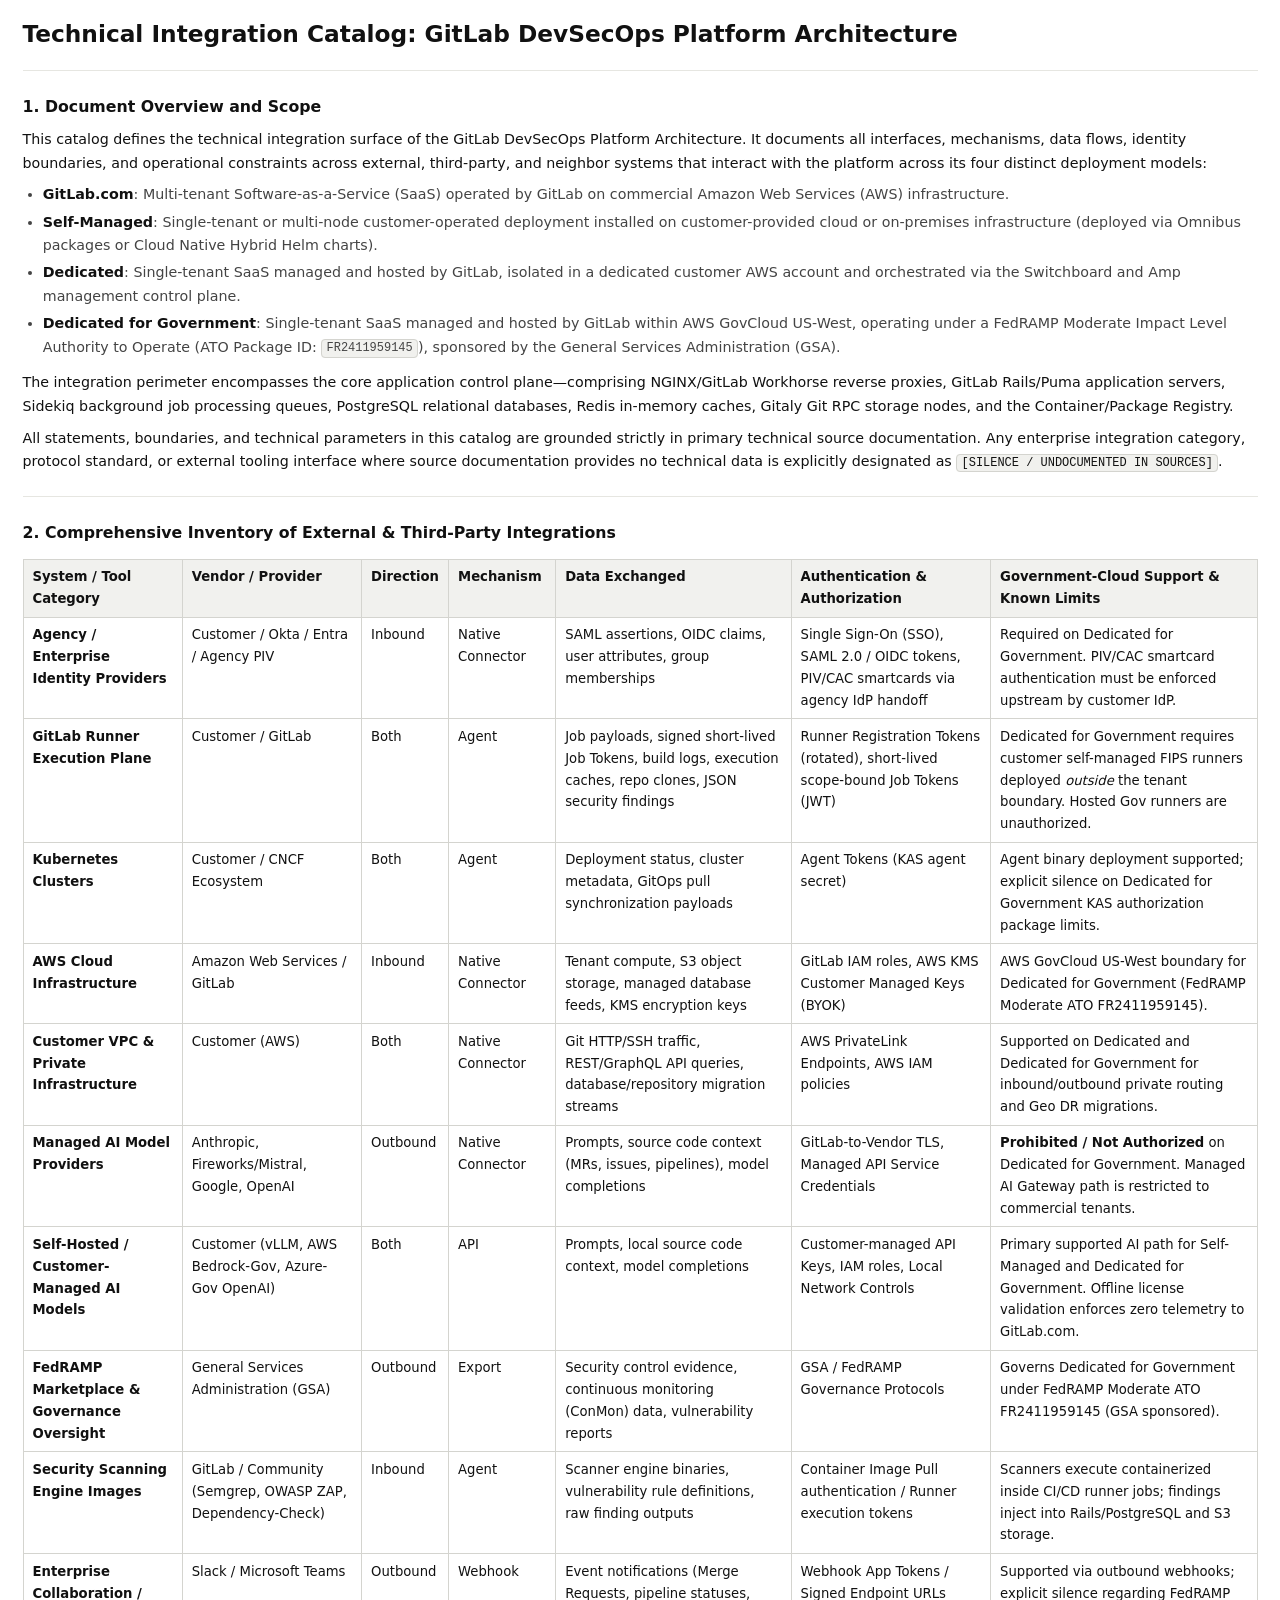
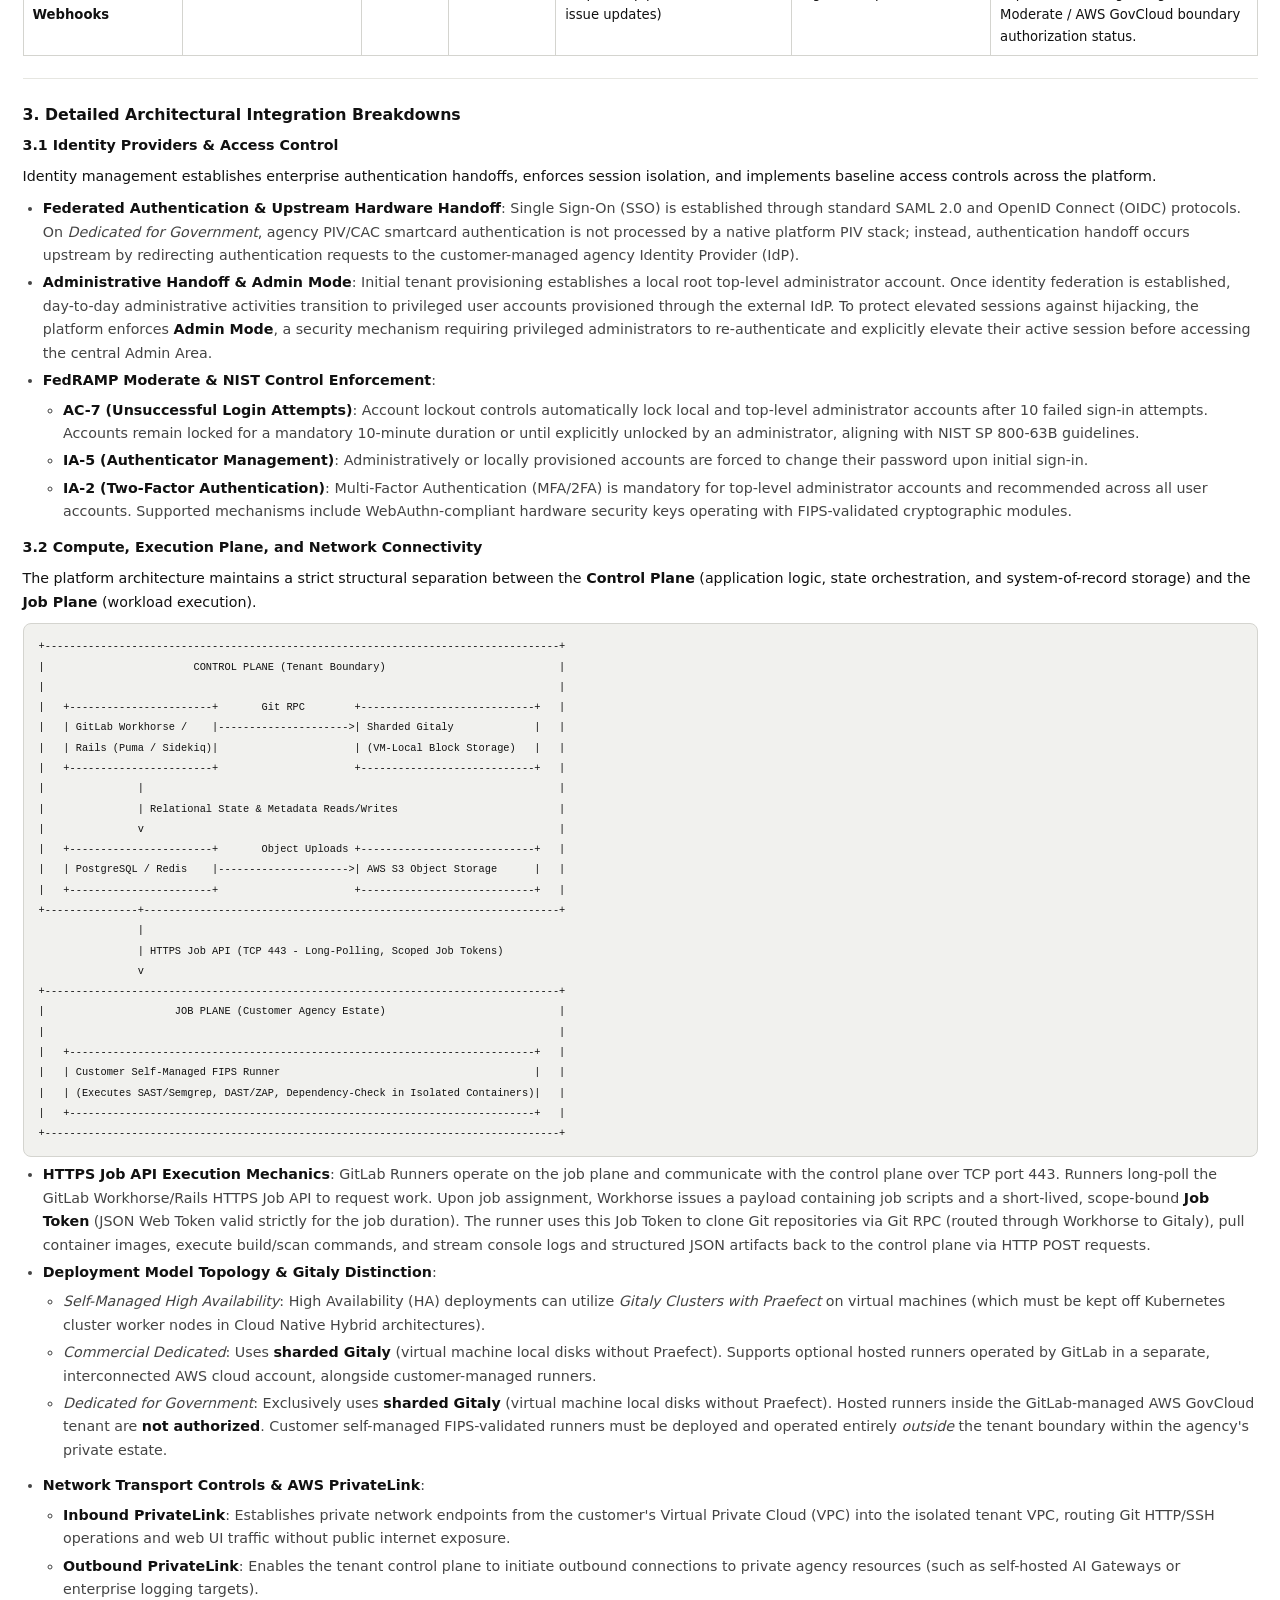
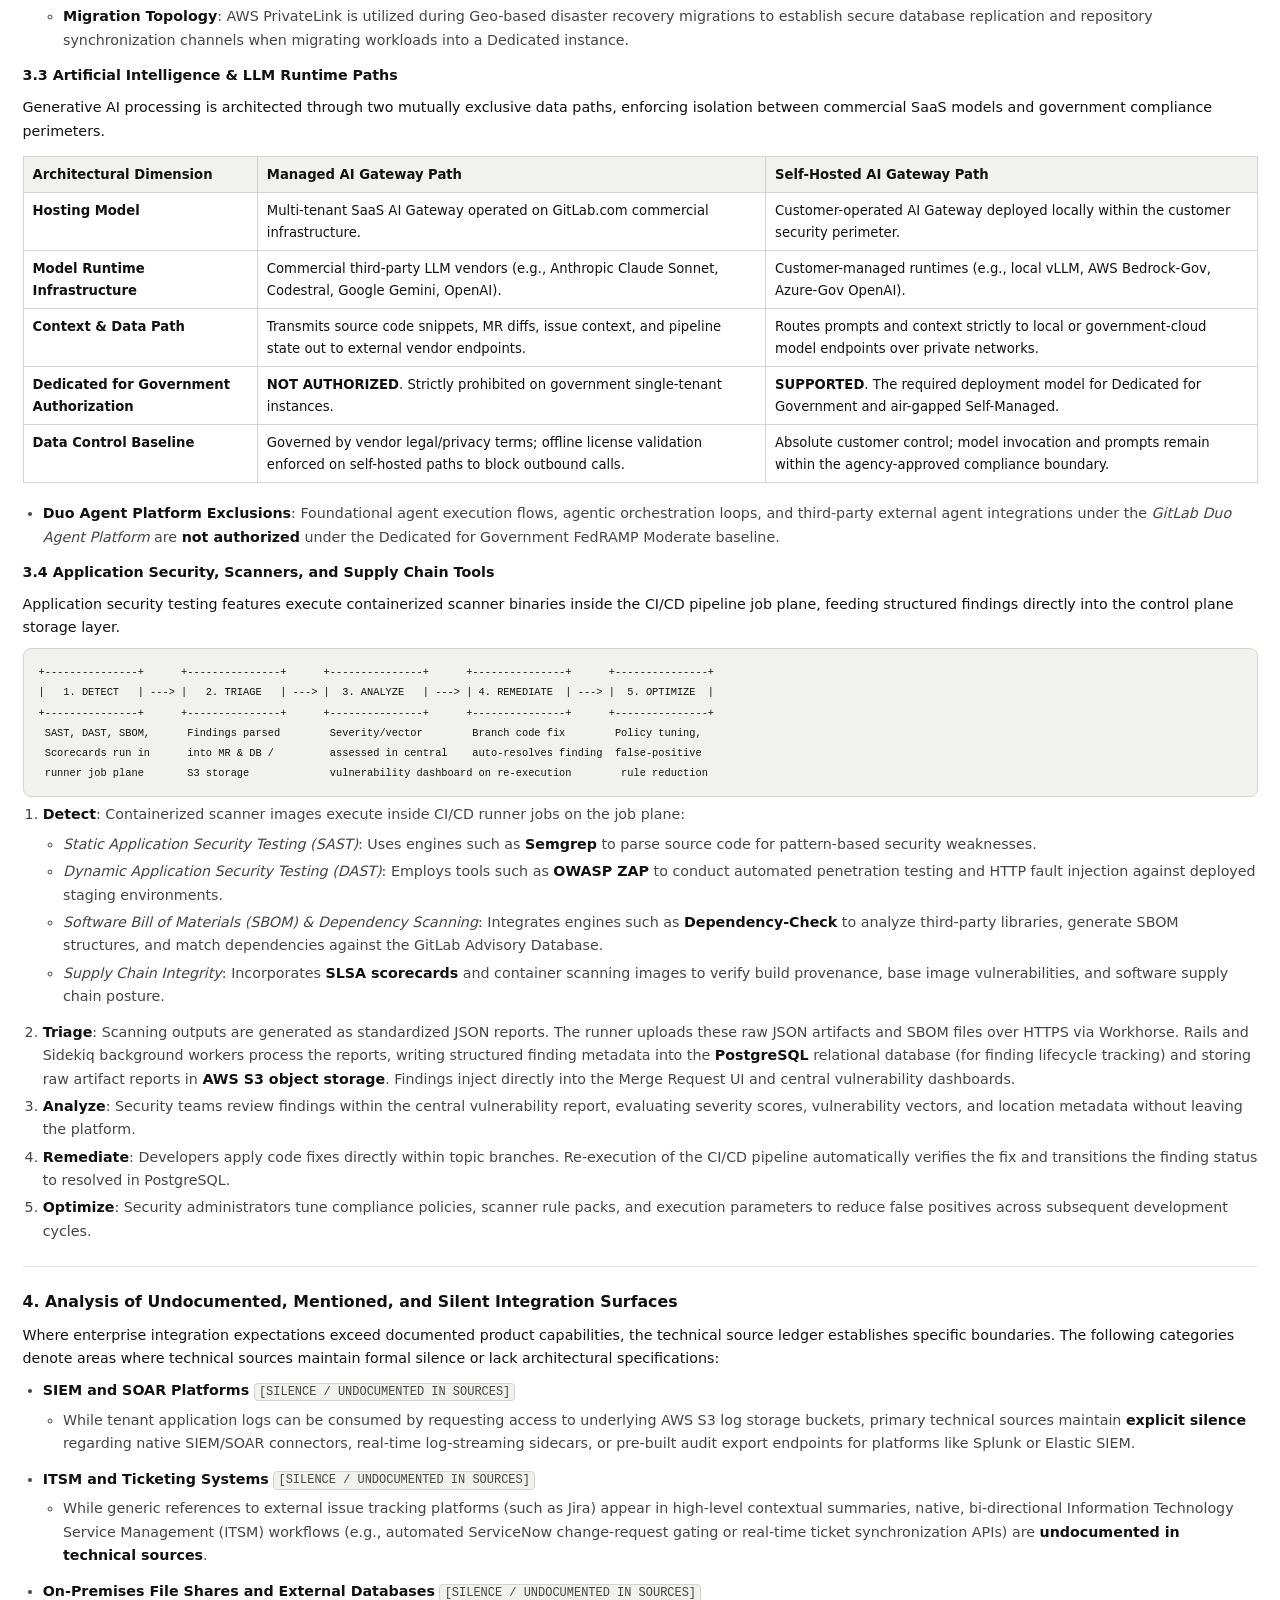
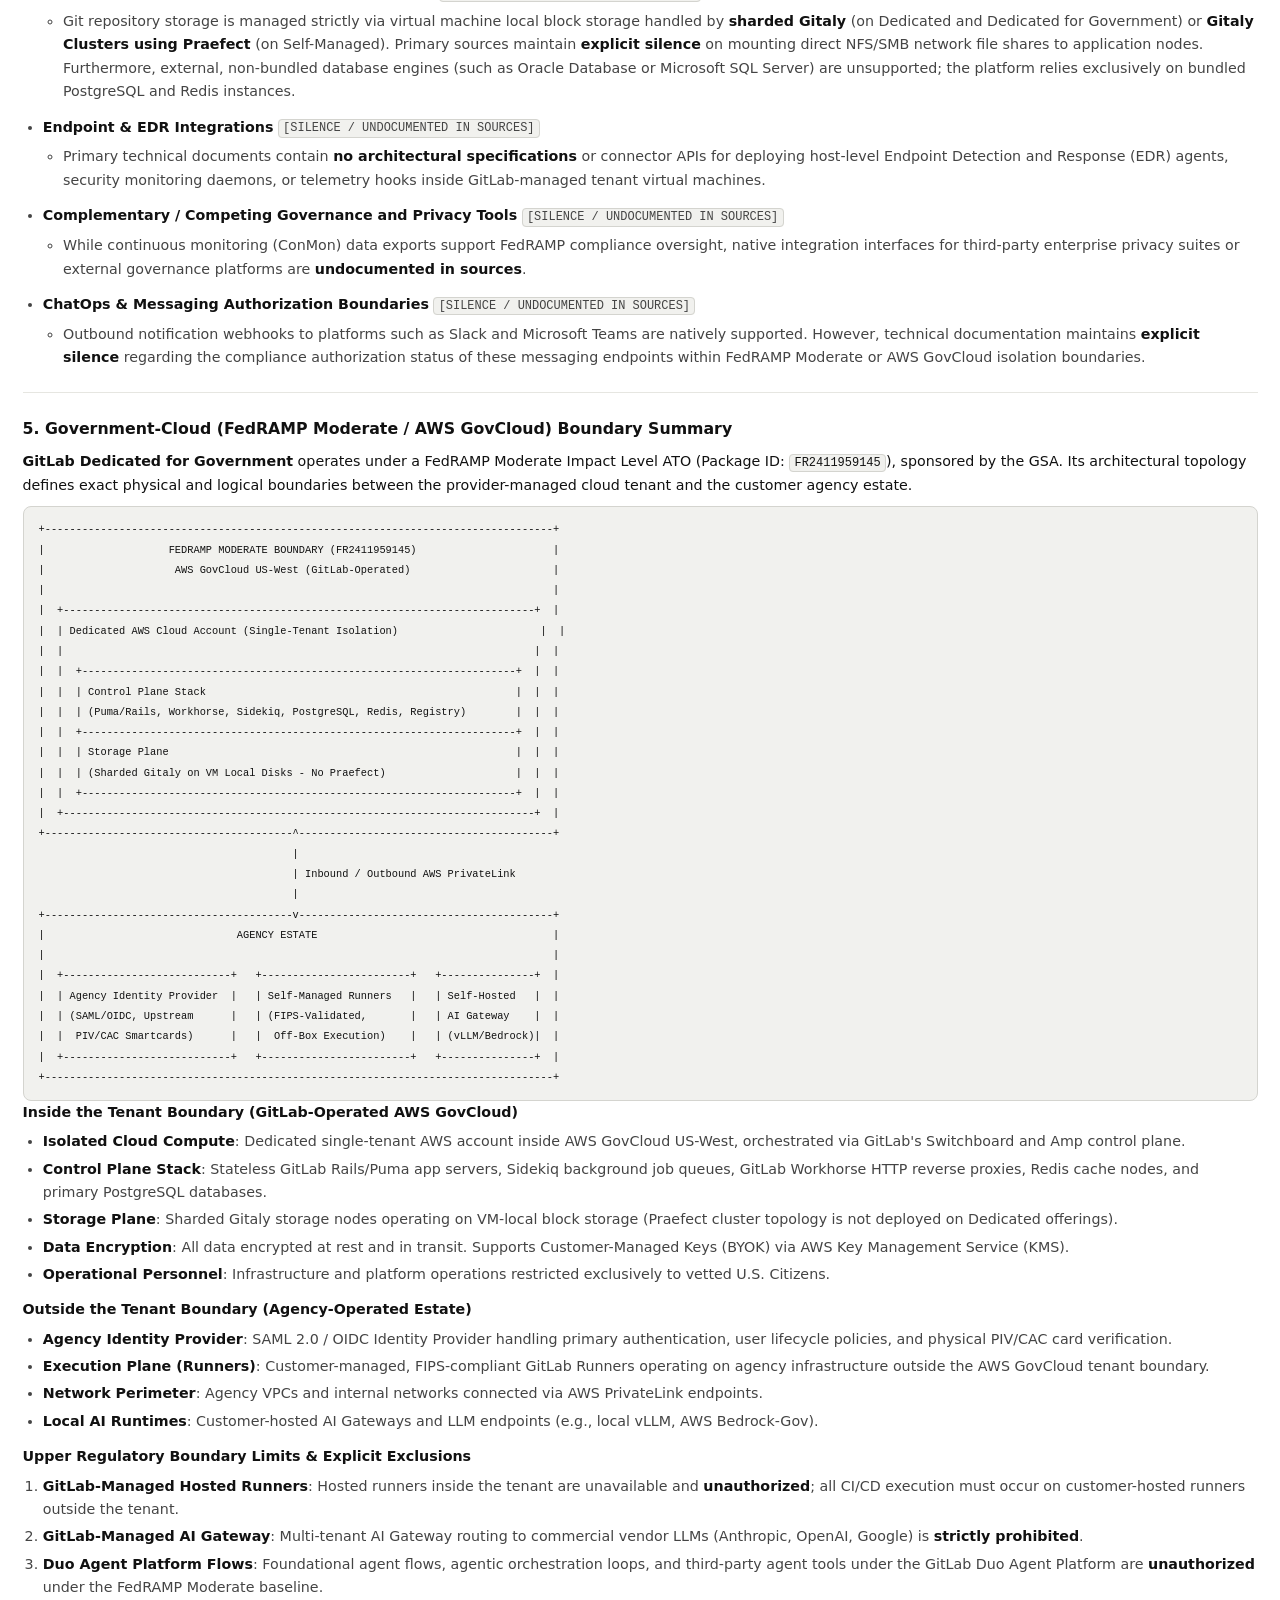
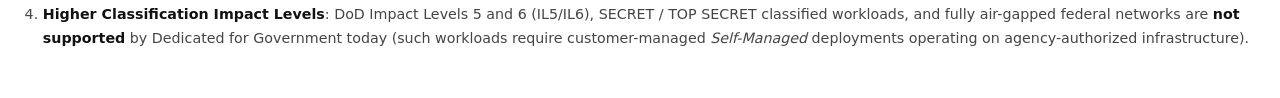
<file: library/10-technical-integration-catalog_-gitlab-devsecops-platform-architecture.html>
<!DOCTYPE html>
<html lang="en">
<head>
<meta charset="UTF-8">
<meta name="viewport" content="width=device-width, initial-scale=1">
<title>Technical Integration Catalog: GitLab DevSecOps Platform Architecture</title>
<link rel="stylesheet" href="../css/base.css">
<link rel="stylesheet" href="../css/theme.css">
<link rel="stylesheet" href="library.css">
<script>
(function(){
  try {
    var t = localStorage.getItem('learn_gitlab_theme') || 'light';
    if (t !== 'dark') t = 'light';
    document.documentElement.dataset.theme = t;
  } catch (e) { document.documentElement.dataset.theme = 'light'; }
})();
</script>
</head>
<body class="lib-doc">
<article class="prose">
<h1>Technical Integration Catalog: GitLab DevSecOps Platform Architecture</h1>
<hr />
<h3>1. Document Overview and Scope</h3>
<p>This catalog defines the technical integration surface of the GitLab DevSecOps Platform Architecture. It documents all interfaces, mechanisms, data flows, identity boundaries, and operational constraints across external, third-party, and neighbor systems that interact with the platform across its four distinct deployment models:</p>
<ul>
<li><strong>GitLab.com</strong>: Multi-tenant Software-as-a-Service (SaaS) operated by GitLab on commercial Amazon Web Services (AWS) infrastructure.</li>
<li><strong>Self-Managed</strong>: Single-tenant or multi-node customer-operated deployment installed on customer-provided cloud or on-premises infrastructure (deployed via Omnibus packages or Cloud Native Hybrid Helm charts).</li>
<li><strong>Dedicated</strong>: Single-tenant SaaS managed and hosted by GitLab, isolated in a dedicated customer AWS account and orchestrated via the Switchboard and Amp management control plane.</li>
<li><strong>Dedicated for Government</strong>: Single-tenant SaaS managed and hosted by GitLab within AWS GovCloud US-West, operating under a FedRAMP Moderate Impact Level Authority to Operate (ATO Package ID: <code>FR2411959145</code>), sponsored by the General Services Administration (GSA).</li>
</ul>
<p>The integration perimeter encompasses the core application control plane—comprising NGINX/GitLab Workhorse reverse proxies, GitLab Rails/Puma application servers, Sidekiq background job processing queues, PostgreSQL relational databases, Redis in-memory caches, Gitaly Git RPC storage nodes, and the Container/Package Registry. </p>
<p>All statements, boundaries, and technical parameters in this catalog are grounded strictly in primary technical source documentation. Any enterprise integration category, protocol standard, or external tooling interface where source documentation provides no technical data is explicitly designated as <code>[SILENCE / UNDOCUMENTED IN SOURCES]</code>.</p>
<hr />
<h3>2. Comprehensive Inventory of External &amp; Third-Party Integrations</h3>
<table>
<thead>
<tr>
<th style="text-align: left;">System / Tool Category</th>
<th style="text-align: left;">Vendor / Provider</th>
<th style="text-align: left;">Direction</th>
<th style="text-align: left;">Mechanism</th>
<th style="text-align: left;">Data Exchanged</th>
<th style="text-align: left;">Authentication &amp; Authorization</th>
<th style="text-align: left;">Government-Cloud Support &amp; Known Limits</th>
</tr>
</thead>
<tbody>
<tr>
<td style="text-align: left;"><strong>Agency / Enterprise Identity Providers</strong></td>
<td style="text-align: left;">Customer / Okta / Entra / Agency PIV</td>
<td style="text-align: left;">Inbound</td>
<td style="text-align: left;">Native Connector</td>
<td style="text-align: left;">SAML assertions, OIDC claims, user attributes, group memberships</td>
<td style="text-align: left;">Single Sign-On (SSO), SAML 2.0 / OIDC tokens, PIV/CAC smartcards via agency IdP handoff</td>
<td style="text-align: left;">Required on Dedicated for Government. PIV/CAC smartcard authentication must be enforced upstream by customer IdP.</td>
</tr>
<tr>
<td style="text-align: left;"><strong>GitLab Runner Execution Plane</strong></td>
<td style="text-align: left;">Customer / GitLab</td>
<td style="text-align: left;">Both</td>
<td style="text-align: left;">Agent</td>
<td style="text-align: left;">Job payloads, signed short-lived Job Tokens, build logs, execution caches, repo clones, JSON security findings</td>
<td style="text-align: left;">Runner Registration Tokens (rotated), short-lived scope-bound Job Tokens (JWT)</td>
<td style="text-align: left;">Dedicated for Government requires customer self-managed FIPS runners deployed <em>outside</em> the tenant boundary. Hosted Gov runners are unauthorized.</td>
</tr>
<tr>
<td style="text-align: left;"><strong>Kubernetes Clusters</strong></td>
<td style="text-align: left;">Customer / CNCF Ecosystem</td>
<td style="text-align: left;">Both</td>
<td style="text-align: left;">Agent</td>
<td style="text-align: left;">Deployment status, cluster metadata, GitOps pull synchronization payloads</td>
<td style="text-align: left;">Agent Tokens (KAS agent secret)</td>
<td style="text-align: left;">Agent binary deployment supported; explicit silence on Dedicated for Government KAS authorization package limits.</td>
</tr>
<tr>
<td style="text-align: left;"><strong>AWS Cloud Infrastructure</strong></td>
<td style="text-align: left;">Amazon Web Services / GitLab</td>
<td style="text-align: left;">Inbound</td>
<td style="text-align: left;">Native Connector</td>
<td style="text-align: left;">Tenant compute, S3 object storage, managed database feeds, KMS encryption keys</td>
<td style="text-align: left;">GitLab IAM roles, AWS KMS Customer Managed Keys (BYOK)</td>
<td style="text-align: left;">AWS GovCloud US-West boundary for Dedicated for Government (FedRAMP Moderate ATO FR2411959145).</td>
</tr>
<tr>
<td style="text-align: left;"><strong>Customer VPC &amp; Private Infrastructure</strong></td>
<td style="text-align: left;">Customer (AWS)</td>
<td style="text-align: left;">Both</td>
<td style="text-align: left;">Native Connector</td>
<td style="text-align: left;">Git HTTP/SSH traffic, REST/GraphQL API queries, database/repository migration streams</td>
<td style="text-align: left;">AWS PrivateLink Endpoints, AWS IAM policies</td>
<td style="text-align: left;">Supported on Dedicated and Dedicated for Government for inbound/outbound private routing and Geo DR migrations.</td>
</tr>
<tr>
<td style="text-align: left;"><strong>Managed AI Model Providers</strong></td>
<td style="text-align: left;">Anthropic, Fireworks/Mistral, Google, OpenAI</td>
<td style="text-align: left;">Outbound</td>
<td style="text-align: left;">Native Connector</td>
<td style="text-align: left;">Prompts, source code context (MRs, issues, pipelines), model completions</td>
<td style="text-align: left;">GitLab-to-Vendor TLS, Managed API Service Credentials</td>
<td style="text-align: left;"><strong>Prohibited / Not Authorized</strong> on Dedicated for Government. Managed AI Gateway path is restricted to commercial tenants.</td>
</tr>
<tr>
<td style="text-align: left;"><strong>Self-Hosted / Customer-Managed AI Models</strong></td>
<td style="text-align: left;">Customer (vLLM, AWS Bedrock-Gov, Azure-Gov OpenAI)</td>
<td style="text-align: left;">Both</td>
<td style="text-align: left;">API</td>
<td style="text-align: left;">Prompts, local source code context, model completions</td>
<td style="text-align: left;">Customer-managed API Keys, IAM roles, Local Network Controls</td>
<td style="text-align: left;">Primary supported AI path for Self-Managed and Dedicated for Government. Offline license validation enforces zero telemetry to GitLab.com.</td>
</tr>
<tr>
<td style="text-align: left;"><strong>FedRAMP Marketplace &amp; Governance Oversight</strong></td>
<td style="text-align: left;">General Services Administration (GSA)</td>
<td style="text-align: left;">Outbound</td>
<td style="text-align: left;">Export</td>
<td style="text-align: left;">Security control evidence, continuous monitoring (ConMon) data, vulnerability reports</td>
<td style="text-align: left;">GSA / FedRAMP Governance Protocols</td>
<td style="text-align: left;">Governs Dedicated for Government under FedRAMP Moderate ATO FR2411959145 (GSA sponsored).</td>
</tr>
<tr>
<td style="text-align: left;"><strong>Security Scanning Engine Images</strong></td>
<td style="text-align: left;">GitLab / Community (Semgrep, OWASP ZAP, Dependency-Check)</td>
<td style="text-align: left;">Inbound</td>
<td style="text-align: left;">Agent</td>
<td style="text-align: left;">Scanner engine binaries, vulnerability rule definitions, raw finding outputs</td>
<td style="text-align: left;">Container Image Pull authentication / Runner execution tokens</td>
<td style="text-align: left;">Scanners execute containerized inside CI/CD runner jobs; findings inject into Rails/PostgreSQL and S3 storage.</td>
</tr>
<tr>
<td style="text-align: left;"><strong>Enterprise Collaboration / Webhooks</strong></td>
<td style="text-align: left;">Slack / Microsoft Teams</td>
<td style="text-align: left;">Outbound</td>
<td style="text-align: left;">Webhook</td>
<td style="text-align: left;">Event notifications (Merge Requests, pipeline statuses, issue updates)</td>
<td style="text-align: left;">Webhook App Tokens / Signed Endpoint URLs</td>
<td style="text-align: left;">Supported via outbound webhooks; explicit silence regarding FedRAMP Moderate / AWS GovCloud boundary authorization status.</td>
</tr>
</tbody>
</table>
<hr />
<h3>3. Detailed Architectural Integration Breakdowns</h3>
<h4>3.1 Identity Providers &amp; Access Control</h4>
<p>Identity management establishes enterprise authentication handoffs, enforces session isolation, and implements baseline access controls across the platform.</p>
<ul>
<li><strong>Federated Authentication &amp; Upstream Hardware Handoff</strong>: Single Sign-On (SSO) is established through standard SAML 2.0 and OpenID Connect (OIDC) protocols. On <em>Dedicated for Government</em>, agency PIV/CAC smartcard authentication is not processed by a native platform PIV stack; instead, authentication handoff occurs upstream by redirecting authentication requests to the customer-managed agency Identity Provider (IdP).</li>
<li><strong>Administrative Handoff &amp; Admin Mode</strong>: Initial tenant provisioning establishes a local root top-level administrator account. Once identity federation is established, day-to-day administrative activities transition to privileged user accounts provisioned through the external IdP. To protect elevated sessions against hijacking, the platform enforces <strong>Admin Mode</strong>, a security mechanism requiring privileged administrators to re-authenticate and explicitly elevate their active session before accessing the central Admin Area.</li>
<li><strong>FedRAMP Moderate &amp; NIST Control Enforcement</strong>:<ul>
<li><strong>AC-7 (Unsuccessful Login Attempts)</strong>: Account lockout controls automatically lock local and top-level administrator accounts after 10 failed sign-in attempts. Accounts remain locked for a mandatory 10-minute duration or until explicitly unlocked by an administrator, aligning with NIST SP 800-63B guidelines.</li>
<li><strong>IA-5 (Authenticator Management)</strong>: Administratively or locally provisioned accounts are forced to change their password upon initial sign-in.</li>
<li><strong>IA-2 (Two-Factor Authentication)</strong>: Multi-Factor Authentication (MFA/2FA) is mandatory for top-level administrator accounts and recommended across all user accounts. Supported mechanisms include WebAuthn-compliant hardware security keys operating with FIPS-validated cryptographic modules.</li>
</ul>
</li>
</ul>
<h4>3.2 Compute, Execution Plane, and Network Connectivity</h4>
<p>The platform architecture maintains a strict structural separation between the <strong>Control Plane</strong> (application logic, state orchestration, and system-of-record storage) and the <strong>Job Plane</strong> (workload execution).</p>
<pre><code>+-----------------------------------------------------------------------------------+
|                        CONTROL PLANE (Tenant Boundary)                            |
|                                                                                   |
|   +-----------------------+       Git RPC        +----------------------------+   |
|   | GitLab Workhorse /    |---------------------&gt;| Sharded Gitaly             |   |
|   | Rails (Puma / Sidekiq)|                      | (VM-Local Block Storage)   |   |
|   +-----------------------+                      +----------------------------+   |
|               |                                                                   |
|               | Relational State &amp; Metadata Reads/Writes                          |
|               v                                                                   |
|   +-----------------------+       Object Uploads +----------------------------+   |
|   | PostgreSQL / Redis    |---------------------&gt;| AWS S3 Object Storage      |   |
|   +-----------------------+                      +----------------------------+   |
+---------------+-------------------------------------------------------------------+
                |
                | HTTPS Job API (TCP 443 - Long-Polling, Scoped Job Tokens)
                v
+-----------------------------------------------------------------------------------+
|                     JOB PLANE (Customer Agency Estate)                            |
|                                                                                   |
|   +---------------------------------------------------------------------------+   |
|   | Customer Self-Managed FIPS Runner                                         |   |
|   | (Executes SAST/Semgrep, DAST/ZAP, Dependency-Check in Isolated Containers)|   |
|   +---------------------------------------------------------------------------+   |
+-----------------------------------------------------------------------------------+
</code></pre>
<ul>
<li><strong>HTTPS Job API Execution Mechanics</strong>: GitLab Runners operate on the job plane and communicate with the control plane over TCP port 443. Runners long-poll the GitLab Workhorse/Rails HTTPS Job API to request work. Upon job assignment, Workhorse issues a payload containing job scripts and a short-lived, scope-bound <strong>Job Token</strong> (JSON Web Token valid strictly for the job duration). The runner uses this Job Token to clone Git repositories via Git RPC (routed through Workhorse to Gitaly), pull container images, execute build/scan commands, and stream console logs and structured JSON artifacts back to the control plane via HTTP POST requests.</li>
<li><strong>Deployment Model Topology &amp; Gitaly Distinction</strong>:<ul>
<li><em>Self-Managed High Availability</em>: High Availability (HA) deployments can utilize <em>Gitaly Clusters with Praefect</em> on virtual machines (which must be kept off Kubernetes cluster worker nodes in Cloud Native Hybrid architectures).</li>
<li><em>Commercial Dedicated</em>: Uses <strong>sharded Gitaly</strong> (virtual machine local disks without Praefect). Supports optional hosted runners operated by GitLab in a separate, interconnected AWS cloud account, alongside customer-managed runners.</li>
<li><em>Dedicated for Government</em>: Exclusively uses <strong>sharded Gitaly</strong> (virtual machine local disks without Praefect). Hosted runners inside the GitLab-managed AWS GovCloud tenant are <strong>not authorized</strong>. Customer self-managed FIPS-validated runners must be deployed and operated entirely <em>outside</em> the tenant boundary within the agency's private estate.</li>
</ul>
</li>
<li><strong>Network Transport Controls &amp; AWS PrivateLink</strong>:<ul>
<li><strong>Inbound PrivateLink</strong>: Establishes private network endpoints from the customer's Virtual Private Cloud (VPC) into the isolated tenant VPC, routing Git HTTP/SSH operations and web UI traffic without public internet exposure.</li>
<li><strong>Outbound PrivateLink</strong>: Enables the tenant control plane to initiate outbound connections to private agency resources (such as self-hosted AI Gateways or enterprise logging targets).</li>
<li><strong>Migration Topology</strong>: AWS PrivateLink is utilized during Geo-based disaster recovery migrations to establish secure database replication and repository synchronization channels when migrating workloads into a Dedicated instance.</li>
</ul>
</li>
</ul>
<h4>3.3 Artificial Intelligence &amp; LLM Runtime Paths</h4>
<p>Generative AI processing is architected through two mutually exclusive data paths, enforcing isolation between commercial SaaS models and government compliance perimeters.</p>
<table>
<thead>
<tr>
<th style="text-align: left;">Architectural Dimension</th>
<th style="text-align: left;">Managed AI Gateway Path</th>
<th style="text-align: left;">Self-Hosted AI Gateway Path</th>
</tr>
</thead>
<tbody>
<tr>
<td style="text-align: left;"><strong>Hosting Model</strong></td>
<td style="text-align: left;">Multi-tenant SaaS AI Gateway operated on GitLab.com commercial infrastructure.</td>
<td style="text-align: left;">Customer-operated AI Gateway deployed locally within the customer security perimeter.</td>
</tr>
<tr>
<td style="text-align: left;"><strong>Model Runtime Infrastructure</strong></td>
<td style="text-align: left;">Commercial third-party LLM vendors (e.g., Anthropic Claude Sonnet, Codestral, Google Gemini, OpenAI).</td>
<td style="text-align: left;">Customer-managed runtimes (e.g., local vLLM, AWS Bedrock-Gov, Azure-Gov OpenAI).</td>
</tr>
<tr>
<td style="text-align: left;"><strong>Context &amp; Data Path</strong></td>
<td style="text-align: left;">Transmits source code snippets, MR diffs, issue context, and pipeline state out to external vendor endpoints.</td>
<td style="text-align: left;">Routes prompts and context strictly to local or government-cloud model endpoints over private networks.</td>
</tr>
<tr>
<td style="text-align: left;"><strong>Dedicated for Government Authorization</strong></td>
<td style="text-align: left;"><strong>NOT AUTHORIZED</strong>. Strictly prohibited on government single-tenant instances.</td>
<td style="text-align: left;"><strong>SUPPORTED</strong>. The required deployment model for Dedicated for Government and air-gapped Self-Managed.</td>
</tr>
<tr>
<td style="text-align: left;"><strong>Data Control Baseline</strong></td>
<td style="text-align: left;">Governed by vendor legal/privacy terms; offline license validation enforced on self-hosted paths to block outbound calls.</td>
<td style="text-align: left;">Absolute customer control; model invocation and prompts remain within the agency-approved compliance boundary.</td>
</tr>
</tbody>
</table>
<ul>
<li><strong>Duo Agent Platform Exclusions</strong>: Foundational agent execution flows, agentic orchestration loops, and third-party external agent integrations under the <em>GitLab Duo Agent Platform</em> are <strong>not authorized</strong> under the Dedicated for Government FedRAMP Moderate baseline.</li>
</ul>
<h4>3.4 Application Security, Scanners, and Supply Chain Tools</h4>
<p>Application security testing features execute containerized scanner binaries inside the CI/CD pipeline job plane, feeding structured findings directly into the control plane storage layer.</p>
<pre><code>+---------------+      +---------------+      +---------------+      +---------------+      +---------------+
|   1. DETECT   | ---&gt; |   2. TRIAGE   | ---&gt; |  3. ANALYZE   | ---&gt; | 4. REMEDIATE  | ---&gt; |  5. OPTIMIZE  |
+---------------+      +---------------+      +---------------+      +---------------+      +---------------+
 SAST, DAST, SBOM,      Findings parsed        Severity/vector        Branch code fix        Policy tuning,
 Scorecards run in      into MR &amp; DB /         assessed in central    auto-resolves finding  false-positive
 runner job plane       S3 storage             vulnerability dashboard on re-execution        rule reduction
</code></pre>
<ol>
<li><strong>Detect</strong>: Containerized scanner images execute inside CI/CD runner jobs on the job plane:<ul>
<li><em>Static Application Security Testing (SAST)</em>: Uses engines such as <strong>Semgrep</strong> to parse source code for pattern-based security weaknesses.</li>
<li><em>Dynamic Application Security Testing (DAST)</em>: Employs tools such as <strong>OWASP ZAP</strong> to conduct automated penetration testing and HTTP fault injection against deployed staging environments.</li>
<li><em>Software Bill of Materials (SBOM) &amp; Dependency Scanning</em>: Integrates engines such as <strong>Dependency-Check</strong> to analyze third-party libraries, generate SBOM structures, and match dependencies against the GitLab Advisory Database.</li>
<li><em>Supply Chain Integrity</em>: Incorporates <strong>SLSA scorecards</strong> and container scanning images to verify build provenance, base image vulnerabilities, and software supply chain posture.</li>
</ul>
</li>
<li><strong>Triage</strong>: Scanning outputs are generated as standardized JSON reports. The runner uploads these raw JSON artifacts and SBOM files over HTTPS via Workhorse. Rails and Sidekiq background workers process the reports, writing structured finding metadata into the <strong>PostgreSQL</strong> relational database (for finding lifecycle tracking) and storing raw artifact reports in <strong>AWS S3 object storage</strong>. Findings inject directly into the Merge Request UI and central vulnerability dashboards.</li>
<li><strong>Analyze</strong>: Security teams review findings within the central vulnerability report, evaluating severity scores, vulnerability vectors, and location metadata without leaving the platform.</li>
<li><strong>Remediate</strong>: Developers apply code fixes directly within topic branches. Re-execution of the CI/CD pipeline automatically verifies the fix and transitions the finding status to resolved in PostgreSQL.</li>
<li><strong>Optimize</strong>: Security administrators tune compliance policies, scanner rule packs, and execution parameters to reduce false positives across subsequent development cycles.</li>
</ol>
<hr />
<h3>4. Analysis of Undocumented, Mentioned, and Silent Integration Surfaces</h3>
<p>Where enterprise integration expectations exceed documented product capabilities, the technical source ledger establishes specific boundaries. The following categories denote areas where technical sources maintain formal silence or lack architectural specifications:</p>
<ul>
<li><strong>SIEM and SOAR Platforms</strong> <code>[SILENCE / UNDOCUMENTED IN SOURCES]</code><ul>
<li>While tenant application logs can be consumed by requesting access to underlying AWS S3 log storage buckets, primary technical sources maintain <strong>explicit silence</strong> regarding native SIEM/SOAR connectors, real-time log-streaming sidecars, or pre-built audit export endpoints for platforms like Splunk or Elastic SIEM.</li>
</ul>
</li>
<li><strong>ITSM and Ticketing Systems</strong> <code>[SILENCE / UNDOCUMENTED IN SOURCES]</code><ul>
<li>While generic references to external issue tracking platforms (such as Jira) appear in high-level contextual summaries, native, bi-directional Information Technology Service Management (ITSM) workflows (e.g., automated ServiceNow change-request gating or real-time ticket synchronization APIs) are <strong>undocumented in technical sources</strong>.</li>
</ul>
</li>
<li><strong>On-Premises File Shares and External Databases</strong> <code>[SILENCE / UNDOCUMENTED IN SOURCES]</code><ul>
<li>Git repository storage is managed strictly via virtual machine local block storage handled by <strong>sharded Gitaly</strong> (on Dedicated and Dedicated for Government) or <strong>Gitaly Clusters using Praefect</strong> (on Self-Managed). Primary sources maintain <strong>explicit silence</strong> on mounting direct NFS/SMB network file shares to application nodes. Furthermore, external, non-bundled database engines (such as Oracle Database or Microsoft SQL Server) are unsupported; the platform relies exclusively on bundled PostgreSQL and Redis instances.</li>
</ul>
</li>
<li><strong>Endpoint &amp; EDR Integrations</strong> <code>[SILENCE / UNDOCUMENTED IN SOURCES]</code><ul>
<li>Primary technical documents contain <strong>no architectural specifications</strong> or connector APIs for deploying host-level Endpoint Detection and Response (EDR) agents, security monitoring daemons, or telemetry hooks inside GitLab-managed tenant virtual machines.</li>
</ul>
</li>
<li><strong>Complementary / Competing Governance and Privacy Tools</strong> <code>[SILENCE / UNDOCUMENTED IN SOURCES]</code><ul>
<li>While continuous monitoring (ConMon) data exports support FedRAMP compliance oversight, native integration interfaces for third-party enterprise privacy suites or external governance platforms are <strong>undocumented in sources</strong>.</li>
</ul>
</li>
<li><strong>ChatOps &amp; Messaging Authorization Boundaries</strong> <code>[SILENCE / UNDOCUMENTED IN SOURCES]</code><ul>
<li>Outbound notification webhooks to platforms such as Slack and Microsoft Teams are natively supported. However, technical documentation maintains <strong>explicit silence</strong> regarding the compliance authorization status of these messaging endpoints within FedRAMP Moderate or AWS GovCloud isolation boundaries.</li>
</ul>
</li>
</ul>
<hr />
<h3>5. Government-Cloud (FedRAMP Moderate / AWS GovCloud) Boundary Summary</h3>
<p><strong>GitLab Dedicated for Government</strong> operates under a FedRAMP Moderate Impact Level ATO (Package ID: <code>FR2411959145</code>), sponsored by the GSA. Its architectural topology defines exact physical and logical boundaries between the provider-managed cloud tenant and the customer agency estate.</p>
<pre><code>+----------------------------------------------------------------------------------+
|                    FEDRAMP MODERATE BOUNDARY (FR2411959145)                      |
|                     AWS GovCloud US-West (GitLab-Operated)                       |
|                                                                                  |
|  +----------------------------------------------------------------------------+  |
|  | Dedicated AWS Cloud Account (Single-Tenant Isolation)                       |  |
|  |                                                                            |  |
|  |  +----------------------------------------------------------------------+  |  |
|  |  | Control Plane Stack                                                  |  |  |
|  |  | (Puma/Rails, Workhorse, Sidekiq, PostgreSQL, Redis, Registry)        |  |  |
|  |  +----------------------------------------------------------------------+  |  |
|  |  | Storage Plane                                                        |  |  |
|  |  | (Sharded Gitaly on VM Local Disks - No Praefect)                     |  |  |
|  |  +----------------------------------------------------------------------+  |  |
|  +----------------------------------------------------------------------------+  |
+----------------------------------------^-----------------------------------------+
                                         |
                                         | Inbound / Outbound AWS PrivateLink
                                         |
+----------------------------------------v-----------------------------------------+
|                               AGENCY ESTATE                                      |
|                                                                                  |
|  +---------------------------+   +------------------------+   +---------------+  |
|  | Agency Identity Provider  |   | Self-Managed Runners   |   | Self-Hosted   |  |
|  | (SAML/OIDC, Upstream      |   | (FIPS-Validated,       |   | AI Gateway    |  |
|  |  PIV/CAC Smartcards)      |   |  Off-Box Execution)    |   | (vLLM/Bedrock)|  |
|  +---------------------------+   +------------------------+   +---------------+  |
+----------------------------------------------------------------------------------+
</code></pre>
<h4>Inside the Tenant Boundary (GitLab-Operated AWS GovCloud)</h4>
<ul>
<li><strong>Isolated Cloud Compute</strong>: Dedicated single-tenant AWS account inside AWS GovCloud US-West, orchestrated via GitLab's Switchboard and Amp control plane.</li>
<li><strong>Control Plane Stack</strong>: Stateless GitLab Rails/Puma app servers, Sidekiq background job queues, GitLab Workhorse HTTP reverse proxies, Redis cache nodes, and primary PostgreSQL databases.</li>
<li><strong>Storage Plane</strong>: Sharded Gitaly storage nodes operating on VM-local block storage (Praefect cluster topology is not deployed on Dedicated offerings).</li>
<li><strong>Data Encryption</strong>: All data encrypted at rest and in transit. Supports Customer-Managed Keys (BYOK) via AWS Key Management Service (KMS).</li>
<li><strong>Operational Personnel</strong>: Infrastructure and platform operations restricted exclusively to vetted U.S. Citizens.</li>
</ul>
<h4>Outside the Tenant Boundary (Agency-Operated Estate)</h4>
<ul>
<li><strong>Agency Identity Provider</strong>: SAML 2.0 / OIDC Identity Provider handling primary authentication, user lifecycle policies, and physical PIV/CAC card verification.</li>
<li><strong>Execution Plane (Runners)</strong>: Customer-managed, FIPS-compliant GitLab Runners operating on agency infrastructure outside the AWS GovCloud tenant boundary.</li>
<li><strong>Network Perimeter</strong>: Agency VPCs and internal networks connected via AWS PrivateLink endpoints.</li>
<li><strong>Local AI Runtimes</strong>: Customer-hosted AI Gateways and LLM endpoints (e.g., local vLLM, AWS Bedrock-Gov).</li>
</ul>
<h4>Upper Regulatory Boundary Limits &amp; Explicit Exclusions</h4>
<ol>
<li><strong>GitLab-Managed Hosted Runners</strong>: Hosted runners inside the tenant are unavailable and <strong>unauthorized</strong>; all CI/CD execution must occur on customer-hosted runners outside the tenant.</li>
<li><strong>GitLab-Managed AI Gateway</strong>: Multi-tenant AI Gateway routing to commercial vendor LLMs (Anthropic, OpenAI, Google) is <strong>strictly prohibited</strong>.</li>
<li><strong>Duo Agent Platform Flows</strong>: Foundational agent flows, agentic orchestration loops, and third-party agent tools under the GitLab Duo Agent Platform are <strong>unauthorized</strong> under the FedRAMP Moderate baseline.</li>
<li><strong>Higher Classification Impact Levels</strong>: DoD Impact Levels 5 and 6 (IL5/IL6), SECRET / TOP SECRET classified workloads, and fully air-gapped federal networks are <strong>not supported</strong> by Dedicated for Government today (such workloads require customer-managed <em>Self-Managed</em> deployments operating on agency-authorized infrastructure).</li>
</ol>
</article>
</body>
</html>
</file>
<file: css/base.css>
:root {
  --bg-canvas: #0d1117;
  --bg-sidebar: #161b22;
  --bg-card: #161b22;
  --bg-card-hover: #1c2128;
  --bg-surface: #21262d;
  --bg-surface-hover: #30363d;
  --border-default: #30363d;
  --border-muted: #21262d;
  --border-highlight: #388bfd;
  
  --text-primary: #f0f6fc;
  --text-secondary: #8b949e;
  --text-muted: #6e7681;
  --text-link: #58a6ff;
  
  --accent-gitlab: #fc6d26;
  --accent-gitlab-dark: #e24329;
  --accent-purple: #8957e5;
  --accent-sky: #38bdf8;
  --accent-cyan: #22d3ee;
  --accent-emerald: #34d399;
  --accent-amber: #f59e0b;
  --accent-rose: #f43f5e;
  
  --font-sans: -apple-system, BlinkMacSystemFont, "Segoe UI", "Noto Sans", Helvetica, Arial, sans-serif;
  --font-mono: ui-monospace, SFMono-Regular, "SF Mono", Menlo, Consolas, "Liberation Mono", monospace;
  
  --sidebar-width: 280px;
  --header-height: 56px;
  --radius-sm: 6px;
  --radius-md: 10px;
  --radius-lg: 14px;
  --radius-full: 9999px;
  
  --shadow-sm: 0 1px 2px rgba(0, 0, 0, 0.4);
  --shadow-md: 0 4px 12px rgba(0, 0, 0, 0.5);
  --shadow-lg: 0 8px 24px rgba(0, 0, 0, 0.6);
  --glow-gitlab: 0 0 20px rgba(255, 212, 0, 0.2);
}

*, *::before, *::after {
  box-sizing: border-box;
  margin: 0;
  padding: 0;
}

html {
  font-size: 15px;
  line-height: 1.5;
  color-scheme: dark;
  scroll-behavior: smooth;
}

body {
  font-family: var(--font-sans);
  background-color: var(--bg-canvas);
  color: var(--text-primary);
  min-height: 100vh;
  display: flex;
  overflow-x: hidden;
}

/* Background watermark and grid */
.bg-watermark {
  position: fixed;
  top: 0;
  left: 0;
  width: 100vw;
  height: 100vh;
  pointer-events: none;
  z-index: 0;
  background: radial-gradient(circle at 85% 15%, rgba(255, 212, 0, 0.05) 0%, transparent 45%),
              radial-gradient(circle at 15% 85%, rgba(137, 87, 229, 0.05) 0%, transparent 40%);
}

.skip-link {
  position: absolute;
  top: -100px;
  left: 10px;
  background: var(--accent-gitlab);
  color: #fff;
  padding: 8px 16px;
  border-radius: var(--radius-sm);
  z-index: 1000;
  font-weight: 600;
  text-decoration: none;
}
.skip-link:focus {
  top: 10px;
}

/* Sidebar navigation */
.sidebar {
  width: var(--sidebar-width);
  height: 100vh;
  position: fixed;
  top: 0;
  left: 0;
  background: var(--bg-sidebar);
  border-right: 1px solid var(--border-default);
  display: flex;
  flex-direction: column;
  z-index: 50;
  overflow-y: auto;
  transition: transform 0.25s cubic-bezier(0.16, 1, 0.3, 1);
}

.sidebar-header-box {
  padding: 1.25rem 1.25rem 0.75rem;
  border-bottom: 1px solid var(--border-muted);
}

.sidebar-hero-container {
  display: flex;
  align-items: center;
  gap: 12px;
  margin-bottom: 0.6rem;
}

.sidebar-hero-img {
  width: 44px;
  height: 44px;
  border-radius: var(--radius-md);
  border: 1px solid rgba(255, 212, 0, 0.4);
  box-shadow: var(--glow-gitlab);
  object-fit: cover;
  flex-shrink: 0;
}

.sidebar-badge {
  display: inline-block;
  font-family: var(--font-mono);
  font-size: 0.7rem;
  font-weight: 700;
  text-transform: uppercase;
  color: var(--accent-gitlab);
  background: rgba(255, 212, 0, 0.12);
  border: 1px solid rgba(255, 212, 0, 0.3);
  padding: 2px 7px;
  border-radius: var(--radius-full);
}

.sidebar-header-title {
  font-size: 1.05rem;
  font-weight: 700;
  letter-spacing: -0.02em;
  color: var(--text-primary);
  line-height: 1.2;
}

.sidebar-sub {
  font-size: 0.78rem;
  color: var(--text-secondary);
  line-height: 1.35;
}

.nav-search {
  margin: 0.85rem 1.25rem 0.5rem;
  background: var(--bg-surface);
  border: 1px solid var(--border-default);
  color: var(--text-secondary);
  padding: 0.5rem 0.75rem;
  border-radius: var(--radius-md);
  display: flex;
  align-items: center;
  justify-content: space-between;
  font-size: 0.82rem;
  cursor: pointer;
  transition: all 0.15s ease;
}
.nav-search:hover {
  background: var(--bg-surface-hover);
  border-color: var(--text-secondary);
  color: var(--text-primary);
}
.nav-search kbd {
  background: var(--bg-canvas);
  border: 1px solid var(--border-default);
  padding: 2px 6px;
  border-radius: var(--radius-sm);
  font-family: var(--font-mono);
  font-size: 0.7rem;
  color: var(--text-secondary);
}

.nav-links {
  padding: 0.5rem 0.75rem 2rem;
  display: flex;
  flex-direction: column;
  gap: 1.25rem;
}

.nav-group {
  display: flex;
  flex-direction: column;
  gap: 2px;
}

.nav-group-label {
  font-family: var(--font-mono);
  font-size: 0.68rem;
  font-weight: 700;
  text-transform: uppercase;
  letter-spacing: 0.08em;
  color: var(--text-muted);
  padding: 0.4rem 0.6rem 0.2rem;
}

.nav-item {
  display: flex;
  align-items: center;
  gap: 9px;
  padding: 0.5rem 0.65rem;
  border-radius: var(--radius-sm);
  color: var(--text-secondary);
  text-decoration: none;
  font-size: 0.88rem;
  font-weight: 500;
  transition: all 0.12s ease;
}
.nav-item:hover {
  background: var(--bg-surface);
  color: var(--text-primary);
}
.nav-item.active {
  background: rgba(255, 212, 0, 0.12);
  color: var(--accent-gitlab);
  font-weight: 600;
}
.nav-item.active .ni-ic {
  color: var(--accent-gitlab);
}

.ni-ic {
  font-size: 0.9rem;
  width: 18px;
  text-align: center;
  color: var(--text-muted);
}

.nav-counter {
  margin-left: auto;
  font-family: var(--font-mono);
  font-size: 0.7rem;
  padding: 1px 6px;
  background: var(--bg-canvas);
  border-radius: var(--radius-full);
  color: var(--text-muted);
  border: 1px solid var(--border-muted);
}

/* Mobile topbar */
.mobile-header {
  display: none;
  position: fixed;
  top: 0;
  left: 0;
  right: 0;
  height: var(--header-height);
  background: var(--bg-sidebar);
  border-bottom: 1px solid var(--border-default);
  padding: 0 1rem;
  align-items: center;
  justify-content: space-between;
  z-index: 40;
}
.mobile-title {
  font-size: 0.95rem;
  font-weight: 700;
}
.mobile-toggle {
  background: transparent;
  border: none;
  color: var(--text-primary);
  font-size: 1.4rem;
  cursor: pointer;
  padding: 6px;
}

/* Main Layout */
.main-wrapper {
  margin-left: var(--sidebar-width);
  flex: 1;
  min-width: 0;
  position: relative;
  z-index: 1;
  padding: 2.2rem 2.5rem 5rem;
  max-width: 1200px;
}

/* Standard Content Typography */
h1.page-title {
  font-size: 1.85rem;
  font-weight: 800;
  letter-spacing: -0.03em;
  color: var(--text-primary);
  margin-bottom: 0.35rem;
}
p.page-subtitle {
  font-size: 0.95rem;
  color: var(--text-secondary);
  margin-bottom: 1.8rem;
  max-width: 820px;
}

.badge-row {
  display: flex;
  flex-wrap: wrap;
  gap: 8px;
  margin-bottom: 1.5rem;
}

.tag-badge {
  display: inline-flex;
  align-items: center;
  gap: 5px;
  font-family: var(--font-mono);
  font-size: 0.72rem;
  padding: 3px 9px;
  border-radius: var(--radius-full);
  border: 1px solid var(--border-default);
  background: var(--bg-surface);
  color: var(--text-secondary);
}
.tag-badge.gitlab {
  border-color: rgba(255, 212, 0, 0.4);
  color: var(--accent-gitlab);
  background: rgba(255, 212, 0, 0.08);
}
.tag-badge.fedramp {
  border-color: rgba(56, 189, 248, 0.4);
  color: var(--accent-sky);
  background: rgba(56, 189, 248, 0.08);
}
.tag-badge.gov {
  border-color: rgba(52, 211, 153, 0.4);
  color: var(--accent-emerald);
  background: rgba(52, 211, 153, 0.08);
}

/* Card components */
.card {
  background: var(--bg-card);
  border: 1px solid var(--border-default);
  border-radius: var(--radius-md);
  padding: 1.25rem;
  margin-bottom: 1.25rem;
  transition: border-color 0.15s ease, box-shadow 0.15s ease;
}
.card:hover {
  border-color: #444c56;
}

.card-header {
  display: flex;
  align-items: center;
  justify-content: space-between;
  margin-bottom: 0.75rem;
}
.card-title {
  font-size: 1.05rem;
  font-weight: 700;
  color: var(--text-primary);
}

/* Buttons */
.btn {
  display: inline-flex;
  align-items: center;
  justify-content: center;
  gap: 6px;
  padding: 0.45rem 0.9rem;
  font-size: 0.85rem;
  font-weight: 600;
  border-radius: var(--radius-sm);
  border: 1px solid var(--border-default);
  background: var(--bg-surface);
  color: var(--text-primary);
  cursor: pointer;
  text-decoration: none;
  transition: all 0.15s ease;
}
.btn:hover {
  background: var(--bg-surface-hover);
  border-color: var(--text-secondary);
}
.btn-primary {
  background: var(--accent-gitlab);
  border-color: var(--accent-gitlab-dark);
  color: #fff;
}
.btn-primary:hover {
  background: #f75918;
  border-color: #d1371f;
}
.btn-sm {
  padding: 0.25rem 0.6rem;
  font-size: 0.78rem;
}

/* Print Header */
.print-header {
  display: none;
}

@media print {
  .sidebar, .nav-search, .mobile-header, .bg-watermark {
    display: none !important;
  }
  .main-wrapper {
    margin-left: 0 !important;
    padding: 0 !important;
  }
  .print-header {
    display: block;
    margin-bottom: 2rem;
    padding-bottom: 1rem;
    border-bottom: 2px solid #000;
  }
}

/* Responsive adjustments */
@media (max-width: 900px) {
  .sidebar {
    transform: translateX(-100%);
  }
  .sidebar.open {
    transform: translateX(0);
    box-shadow: 0 0 40px rgba(0, 0, 0, 0.8);
  }
  .mobile-header {
    display: flex;
  }
  .main-wrapper {
    margin-left: 0;
    padding: 4.5rem 1.25rem 4rem;
  }
}
</file>
<file: css/enhance.css>
/* css/enhance.css - Advanced components & interactive styles */

/* Today Hub: Streak and Goal Rings */
.today-hero {
  display: grid;
  grid-template-columns: 1fr auto;
  gap: 1.5rem;
  background: linear-gradient(135deg, rgba(255, 212, 0, 0.08) 0%, var(--bg-card) 100%);
  border: 1px solid rgba(255, 212, 0, 0.25);
  border-radius: var(--radius-lg);
  padding: 1.75rem;
  margin-bottom: 2rem;
  box-shadow: var(--shadow-md);
}

.today-text h2 {
  font-size: 1.4rem;
  font-weight: 800;
  color: var(--text-primary);
  margin-bottom: 0.4rem;
}
.today-text p {
  color: var(--text-secondary);
  font-size: 0.92rem;
  line-height: 1.5;
  margin-bottom: 1rem;
}

.streak-badge {
  display: inline-flex;
  align-items: center;
  gap: 6px;
  background: rgba(245, 158, 11, 0.12);
  border: 1px solid rgba(245, 158, 11, 0.35);
  color: var(--accent-amber);
  font-family: var(--font-mono);
  font-size: 0.8rem;
  font-weight: 700;
  padding: 4px 10px;
  border-radius: var(--radius-full);
}

.goal-rings-wrapper {
  display: flex;
  align-items: center;
  gap: 1.25rem;
}

.ring-card {
  display: flex;
  flex-direction: column;
  align-items: center;
  text-align: center;
}

.circular-ring {
  width: 68px;
  height: 68px;
  position: relative;
}
.circular-ring svg {
  transform: rotate(-90deg);
  width: 100%;
  height: 100%;
}
.ring-bg {
  fill: none;
  stroke: var(--bg-surface);
  stroke-width: 6;
}
.ring-progress {
  fill: none;
  stroke-width: 6;
  stroke-linecap: round;
  transition: stroke-dashoffset 0.6s ease;
}
.ring-progress.orange { stroke: var(--accent-gitlab); }
.ring-progress.sky { stroke: var(--accent-sky); }
.ring-progress.emerald { stroke: var(--accent-emerald); }

.ring-value {
  position: absolute;
  top: 50%;
  left: 50%;
  transform: translate(-50%, -50%);
  font-family: var(--font-mono);
  font-size: 0.75rem;
  font-weight: 700;
  color: var(--text-primary);
}

.ring-label {
  font-family: var(--font-mono);
  font-size: 0.7rem;
  color: var(--text-secondary);
  margin-top: 6px;
  text-transform: uppercase;
}

/* Question of the Day & Challenge */
.qotd-card {
  background: var(--bg-card);
  border: 1px solid var(--border-default);
  border-radius: var(--radius-md);
  padding: 1.5rem;
  margin-bottom: 2rem;
  border-left: 4px solid var(--accent-gitlab);
}
.qotd-header {
  display: flex;
  align-items: center;
  justify-content: space-between;
  margin-bottom: 0.75rem;
}
.qotd-tag {
  font-family: var(--font-mono);
  font-size: 0.75rem;
  font-weight: 700;
  color: var(--accent-gitlab);
}
.qotd-question {
  font-size: 1.15rem;
  font-weight: 700;
  color: var(--text-primary);
  margin-bottom: 1rem;
}
.qotd-cue {
  background: var(--bg-surface);
  border: 1px solid var(--border-muted);
  border-radius: var(--radius-sm);
  padding: 1rem;
  margin-top: 1rem;
  font-size: 0.88rem;
  color: var(--text-secondary);
}
.cue-toggle {
  background: transparent;
  border: none;
  color: var(--text-link);
  font-size: 0.85rem;
  font-weight: 600;
  cursor: pointer;
  display: inline-flex;
  align-items: center;
  gap: 4px;
}
.cue-toggle:hover {
  text-decoration: underline;
}

/* Placement Drill */
.drill-section {
  background: var(--bg-card);
  border: 1px solid var(--border-default);
  border-radius: var(--radius-md);
  padding: 1.5rem;
  margin-bottom: 2rem;
}
.drill-buckets {
  display: grid;
  grid-template-columns: repeat(3, 1fr);
  gap: 1rem;
  margin-top: 1.25rem;
}
.drill-bucket {
  background: var(--bg-surface);
  border: 2px dashed var(--border-default);
  border-radius: var(--radius-md);
  padding: 1rem;
  min-height: 180px;
  display: flex;
  flex-direction: column;
}
.drill-bucket.highlight {
  border-color: var(--accent-gitlab);
  background: rgba(255, 212, 0, 0.05);
}
.drill-bucket-title {
  font-family: var(--font-mono);
  font-size: 0.75rem;
  font-weight: 700;
  text-transform: uppercase;
  color: var(--text-secondary);
  margin-bottom: 0.75rem;
  display: flex;
  align-items: center;
  justify-content: space-between;
}
.drill-item-pool {
  display: flex;
  flex-wrap: wrap;
  gap: 8px;
  margin-top: 1rem;
  padding: 1rem;
  background: var(--bg-canvas);
  border-radius: var(--radius-sm);
  border: 1px solid var(--border-muted);
}
.drill-item {
  background: var(--bg-surface-hover);
  border: 1px solid var(--border-default);
  color: var(--text-primary);
  padding: 6px 12px;
  border-radius: var(--radius-sm);
  font-size: 0.82rem;
  cursor: pointer;
  user-select: none;
  transition: all 0.15s ease;
}
.drill-item:hover {
  border-color: var(--accent-gitlab);
  transform: translateY(-1px);
}
.drill-item.selected {
  background: rgba(255, 212, 0, 0.2);
  border-color: var(--accent-gitlab);
}

/* Curriculum Blocks */
.block-list {
  display: flex;
  flex-direction: column;
  gap: 1.25rem;
}
.block-card {
  background: var(--bg-card);
  border: 1px solid var(--border-default);
  border-radius: var(--radius-md);
  padding: 1.5rem;
  transition: border-color 0.15s ease;
}
.block-card:hover {
  border-color: #484f58;
}
details.block-details {
  padding: 0;
  overflow: clip;
}
details.block-details > .block-summary {
  list-style: none;
  cursor: pointer;
  padding: 1rem 1.25rem;
  display: flex;
  align-items: center;
  justify-content: space-between;
  gap: 12px;
  flex-wrap: wrap;
  margin-bottom: 0;
}
details.block-details > .block-summary::-webkit-details-marker { display: none; }
details.block-details .block-body { padding: 0 1.25rem 1.25rem; }
.block-chevron {
  font-size: 0.85rem;
  color: var(--text-muted);
  transition: transform 0.15s ease;
}
details.block-details[open] .block-chevron { transform: rotate(180deg); }
@media (prefers-reduced-motion: reduce) {
  .block-chevron { transition: none; }
}
.lib-iframe {
  width: 100%;
  flex: 1;
  min-height: 620px;
  border: 0;
  background: var(--bg-card);
}
.block-top {
  display: flex;
  align-items: center;
  justify-content: space-between;
  margin-bottom: 0.5rem;
}
.block-title-box {
  display: flex;
  align-items: center;
  gap: 10px;
}
.block-num {
  font-family: var(--font-mono);
  font-size: 0.85rem;
  font-weight: 800;
  width: 28px;
  height: 28px;
  background: rgba(255, 212, 0, 0.15);
  color: var(--accent-gitlab);
  border-radius: var(--radius-sm);
  display: flex;
  align-items: center;
  justify-content: center;
}
.block-title {
  font-size: 1.15rem;
  font-weight: 700;
  color: var(--text-primary);
}
.block-meta {
  display: flex;
  align-items: center;
  gap: 8px;
}
.block-opener {
  font-size: 0.92rem;
  color: var(--text-secondary);
  line-height: 1.5;
  margin-bottom: 1rem;
}
.block-modules {
  display: flex;
  flex-direction: column;
  gap: 0.75rem;
  margin-top: 1rem;
  padding-top: 1rem;
  border-top: 1px solid var(--border-muted);
}
.mod-item {
  display: flex;
  gap: 10px;
  align-items: flex-start;
  font-size: 0.85rem;
}
.mod-checkbox {
  margin-top: 3px;
  accent-color: var(--accent-gitlab);
  cursor: pointer;
}
.mod-desc {
  flex: 1;
}
.mod-name {
  font-weight: 600;
  color: var(--text-primary);
  margin-bottom: 2px;
}
.mod-why {
  color: var(--text-secondary);
  font-size: 0.8rem;
}

/* Rung indicators */
.rung-badge {
  font-family: var(--font-mono);
  font-size: 0.68rem;
  font-weight: 700;
  padding: 2px 7px;
  border-radius: var(--radius-full);
}
.rung-100 {
  background: rgba(56, 189, 248, 0.12);
  color: var(--accent-sky);
  border: 1px solid rgba(56, 189, 248, 0.3);
}
.rung-200 {
  background: rgba(137, 87, 229, 0.12);
  color: var(--accent-purple);
  border: 1px solid rgba(137, 87, 229, 0.3);
}
.rung-300 {
  background: rgba(244, 63, 94, 0.12);
  color: var(--accent-rose);
  border: 1px solid rgba(244, 63, 94, 0.3);
}

/* Diagram Lightbox & Viewer */
.diagram-grid {
  display: grid;
  grid-template-columns: repeat(auto-fit, minmax(320px, 1fr));
  gap: 1.25rem;
  margin-top: 1.5rem;
}
.diagram-card {
  background: var(--bg-card);
  border: 1px solid var(--border-default);
  border-radius: var(--radius-md);
  overflow: hidden;
  cursor: pointer;
  transition: all 0.2s ease;
}
.diagram-card:hover {
  border-color: var(--accent-gitlab);
  transform: translateY(-2px);
  box-shadow: var(--shadow-md);
}
.diagram-img-box {
  width: 100%;
  height: clamp(220px, 36vw, 420px);
  background: #f7f7f5;
  display: flex;
  align-items: center;
  justify-content: center;
  padding: 0.75rem;
}
html[data-theme="dark"] .diagram-img-box {
  background: #11141a;
}
.diagram-img-box img {
  max-width: 100%;
  max-height: 100%;
  object-fit: contain;
}
.diagram-card-info {
  padding: 1rem;
  border-top: 1px solid var(--border-muted);
}
.diagram-card-title {
  font-size: 0.95rem;
  font-weight: 700;
  color: var(--text-primary);
  margin-bottom: 4px;
}
.diagram-card-desc {
  font-size: 0.78rem;
  color: var(--text-secondary);
}

/* Lightbox Modal */
.modal-overlay {
  display: none;
  position: fixed;
  top: 0;
  left: 0;
  width: 100vw;
  height: 100vh;
  background: rgba(0, 0, 0, 0.85);
  backdrop-filter: blur(4px);
  z-index: 100;
  align-items: center;
  justify-content: center;
  padding: 2rem;
}
.modal-overlay.open {
  display: flex;
}
.modal-container {
  background: var(--bg-card);
  border: 1px solid var(--border-default);
  border-radius: var(--radius-lg);
  max-width: 1100px;
  width: 100%;
  max-height: 90vh;
  display: flex;
  flex-direction: column;
  overflow: hidden;
  box-shadow: var(--shadow-lg);
}
.modal-header {
  display: flex;
  align-items: center;
  justify-content: space-between;
  padding: 1rem 1.5rem;
  border-bottom: 1px solid var(--border-default);
}
.modal-body {
  padding: 1.5rem;
  overflow-y: auto;
  display: flex;
  justify-content: center;
  background: #090c10;
}
.modal-body img {
  max-width: 100%;
  max-height: 70vh;
  object-fit: contain;
}

/* Presentation video (YouTube) above the slide deck */
.deck-video-top {
  margin: 1.25rem 0 1.75rem;
}
.wide-player {
  display: block;
  width: 100%;
  aspect-ratio: 16 / 9;
  height: auto;
  min-height: 220px;
  background: #000;
  border-radius: var(--radius-lg);
  border: 1px solid var(--border-default);
}

/* Slide Deck Viewer */
.slide-viewer {
  background: var(--bg-card);
  border: 1px solid var(--border-default);
  border-radius: var(--radius-lg);
  overflow: hidden;
  margin-bottom: 2rem;
}
.slide-screen {
  background: #000;
  width: 100%;
  height: 480px;
  display: flex;
  align-items: center;
  justify-content: center;
  position: relative;
}
.slide-screen img {
  max-width: 100%;
  max-height: 100%;
  object-fit: contain;
}
.slide-controls {
  display: flex;
  align-items: center;
  justify-content: space-between;
  padding: 1rem 1.5rem;
  border-top: 1px solid var(--border-default);
  background: var(--bg-surface);
}
.slide-counter {
  font-family: var(--font-mono);
  font-size: 0.85rem;
  color: var(--text-secondary);
}
.slide-notes-card {
  padding: 1.5rem;
  border-top: 1px solid var(--border-muted);
  background: var(--bg-card);
}
.slide-notes-title {
  font-size: 0.95rem;
  font-weight: 700;
  color: var(--accent-gitlab);
  margin-bottom: 0.5rem;
  display: flex;
  align-items: center;
  gap: 6px;
}
.slide-notes-body {
  font-size: 0.9rem;
  line-height: 1.6;
  color: var(--text-primary);
}

/* Debates / Claims View */
.debate-card {
  background: var(--bg-card);
  border: 1px solid var(--border-default);
  border-radius: var(--radius-md);
  margin-bottom: 1.75rem;
  overflow: hidden;
}
.debate-header {
  padding: 1.25rem 1.5rem;
  background: var(--bg-surface);
  border-bottom: 1px solid var(--border-default);
  display: flex;
  align-items: center;
  gap: 12px;
}
.debate-badge {
  font-family: var(--font-mono);
  font-size: 0.72rem;
  font-weight: 700;
  background: rgba(137, 87, 229, 0.15);
  color: var(--accent-purple);
  border: 1px solid rgba(137, 87, 229, 0.3);
  padding: 2px 8px;
  border-radius: var(--radius-full);
}
.debate-grid {
  display: grid;
  grid-template-columns: 1fr 1fr;
  gap: 1.5rem;
  padding: 1.5rem;
}
.claim-box {
  background: var(--bg-canvas);
  border: 1px solid var(--border-muted);
  border-radius: var(--radius-sm);
  padding: 1.25rem;
}
.claim-box.claim-a { border-left: 3px solid var(--accent-gitlab); }
.claim-box.claim-b { border-left: 3px solid var(--accent-sky); }
.claim-title {
  font-family: var(--font-mono);
  font-size: 0.75rem;
  font-weight: 700;
  text-transform: uppercase;
  margin-bottom: 0.5rem;
}
.claim-box.claim-a .claim-title { color: var(--accent-gitlab); }
.claim-box.claim-b .claim-title { color: var(--accent-sky); }
.claim-content {
  font-size: 0.88rem;
  line-height: 1.55;
  color: var(--text-primary);
}
.debate-footer {
  padding: 1.25rem 1.5rem;
  background: var(--bg-surface);
  border-top: 1px solid var(--border-muted);
  font-size: 0.84rem;
  color: var(--text-secondary);
  line-height: 1.5;
}
.debate-panels { display: flex; flex-direction: column; gap: 0.5rem; }
.debate-panel {
  border: 1px solid var(--border-default);
  border-radius: var(--radius-sm);
  background: var(--bg-card);
  overflow: clip;
}
.debate-panel > summary {
  cursor: pointer;
  padding: 0.65rem 0.85rem;
  font-weight: 700;
  color: var(--text-primary);
  list-style: none;
}
.debate-panel > summary::-webkit-details-marker { display: none; }
.debate-panel > summary::after {
  content: "▾";
  float: inline-end;
  color: var(--text-muted);
}
.debate-panel[open] > summary::after { content: "▴"; }
.debate-panel-body {
  padding: 0.65rem 0.85rem 0.85rem;
  color: var(--text-secondary);
  font-size: 0.9rem;
  line-height: 1.55;
  border-top: 1px dashed var(--border-muted);
}

/* Practice & Quizzes */
.quiz-container {
  background: var(--bg-card);
  border: 1px solid var(--border-default);
  border-radius: var(--radius-lg);
  padding: 2rem;
  margin-bottom: 2rem;
}
.quiz-progress-bar {
  width: 100%;
  height: 6px;
  background: var(--bg-surface);
  border-radius: var(--radius-full);
  margin-bottom: 1.5rem;
  overflow: hidden;
}
.quiz-progress-fill {
  height: 100%;
  background: var(--accent-gitlab);
  transition: width 0.3s ease;
}
.quiz-q-title {
  font-size: 1.15rem;
  font-weight: 700;
  margin-bottom: 1.25rem;
  color: var(--text-primary);
}
.quiz-options {
  display: flex;
  flex-direction: column;
  gap: 0.75rem;
  margin-bottom: 1.5rem;
}
.quiz-option {
  padding: 0.85rem 1.15rem;
  background: var(--bg-surface);
  border: 1px solid var(--border-default);
  border-radius: var(--radius-md);
  font-size: 0.9rem;
  color: var(--text-primary);
  cursor: pointer;
  display: flex;
  align-items: center;
  gap: 12px;
  transition: all 0.12s ease;
}
.quiz-option:hover {
  background: var(--bg-surface-hover);
  border-color: #58a6ff;
}
.quiz-option.selected {
  border-color: var(--accent-gitlab);
  background: rgba(255, 212, 0, 0.1);
}
.quiz-option.correct {
  border-color: var(--accent-emerald) !important;
  background: rgba(52, 211, 153, 0.15) !important;
}
.quiz-option.wrong {
  border-color: var(--accent-rose) !important;
  background: rgba(244, 63, 94, 0.15) !important;
}
.quiz-feedback {
  margin-top: 1rem;
  padding: 1rem;
  border-radius: var(--radius-sm);
  background: var(--bg-canvas);
  border: 1px solid var(--border-muted);
  font-size: 0.88rem;
  line-height: 1.5;
}

/* Flashcard Engine */
.flashcard-box {
  perspective: 1000px;
  width: 100%;
  height: 260px;
  cursor: pointer;
  margin-bottom: 1.5rem;
}
.flashcard-inner {
  position: relative;
  width: 100%;
  height: 100%;
  text-align: center;
  transition: transform 0.5s cubic-bezier(0.4, 0, 0.2, 1);
  transform-style: preserve-3d;
}
.flashcard-inner.flipped {
  transform: rotateY(180deg);
}
.flashcard-face {
  position: absolute;
  width: 100%;
  height: 100%;
  backface-visibility: hidden;
  border-radius: var(--radius-lg);
  border: 1px solid var(--border-default);
  display: flex;
  flex-direction: column;
  align-items: center;
  justify-content: center;
  padding: 2rem;
  box-shadow: var(--shadow-md);
}
.flashcard-front {
  background: var(--bg-card);
}
.flashcard-back {
  background: var(--bg-surface);
  transform: rotateY(180deg);
  border-color: var(--accent-gitlab);
}

/* Search Modal (Ctrl + K) */
.search-modal {
  display: none;
  position: fixed;
  top: 0;
  left: 0;
  width: 100vw;
  height: 100vh;
  background: rgba(0, 0, 0, 0.8);
  backdrop-filter: blur(5px);
  z-index: 1000;
  align-items: flex-start;
  justify-content: center;
  padding-top: 12vh;
}
.search-modal.open {
  display: flex;
}
.search-box {
  background: var(--bg-card);
  border: 1px solid var(--border-default);
  border-radius: var(--radius-lg);
  width: 100%;
  max-width: 680px;
  box-shadow: var(--shadow-lg);
  overflow: hidden;
}
.search-input-wrapper {
  display: flex;
  align-items: center;
  padding: 1rem 1.25rem;
  border-bottom: 1px solid var(--border-default);
}
.search-input {
  flex: 1;
  background: transparent;
  border: none;
  color: var(--text-primary);
  font-size: 1.1rem;
  outline: none;
}
.search-results {
  max-height: 400px;
  overflow-y: auto;
  padding: 0.5rem;
}
.search-result-item {
  padding: 0.75rem 1rem;
  border-radius: var(--radius-sm);
  cursor: pointer;
  display: flex;
  flex-direction: column;
  gap: 2px;
  transition: background 0.12s ease;
}
.search-result-item:hover, .search-result-item.highlighted {
  background: var(--bg-surface-hover);
}
.search-result-title {
  font-weight: 600;
  color: var(--text-primary);
  font-size: 0.92rem;
}
.search-result-sub {
  font-size: 0.78rem;
  color: var(--text-secondary);
}

/* Tables */
.table-wrapper {
  overflow-x: auto;
  margin-top: 1rem;
  border: 1px solid var(--border-default);
  border-radius: var(--radius-md);
}
table.data-table {
  width: 100%;
  border-collapse: collapse;
  text-align: left;
  font-size: 0.85rem;
}
table.data-table th {
  background: var(--bg-surface);
  color: var(--text-secondary);
  font-weight: 600;
  padding: 0.75rem 1rem;
  border-bottom: 1px solid var(--border-default);
}
table.data-table td {
  padding: 0.75rem 1rem;
  border-bottom: 1px solid var(--border-muted);
  color: var(--text-primary);
}
table.data-table tr:hover td {
  background: var(--bg-card-hover);
}

/* Responsive tweaks */
@media (max-width: 768px) {
  .today-hero {
    grid-template-columns: 1fr;
  }
  .drill-buckets {
    grid-template-columns: 1fr;
  }
  .debate-grid {
    grid-template-columns: 1fr;
  }
  .slide-screen {
    height: 320px;
  }
}
</file>
<file: css/theme.css>
/* Learn-site house style: black / white / yellow. Light is the default. */
:root, html[data-theme="dark"] {
  --bg-canvas:#0a0a0a; --bg-sidebar:#111; --bg-card:#141414; --bg-card-hover:#1c1c1c;
  --bg-surface:#1f1f1f; --bg-surface-hover:#2a2a2a; --border-default:#333; --border-muted:#222;
  --border-highlight:#ffd400; --text-primary:#f5f5f5; --text-secondary:#b3b3b3; --text-muted:#8c8c8c;
  --text-link:#ffd400; --accent-gitlab:#ffd400; --accent-gitlab-dark:#e6bf00;
  --sel-bg:rgba(255,212,0,.14); --sel-fg:#ffd400; --sel-border:#ffd400; --on-accent:#000;
}
html[data-theme="dark"] { color-scheme: dark; }
html[data-theme="light"] {
  color-scheme: light;
  --bg-canvas:#ffffff; --bg-sidebar:#f7f7f5; --bg-card:#ffffff; --bg-card-hover:#fafaf7;
  --bg-surface:#f1f1ee; --bg-surface-hover:#e8e8e3; --border-default:#d4d4cf; --border-muted:#e6e6e1;
  --border-highlight:#b38f00; --text-primary:#111111; --text-secondary:#444444; --text-muted:#5f5f5f;
  --text-link:#7a5c00; --accent-gitlab:#7a5c00; --accent-gitlab-dark:#7a5c00;
  --accent-sky:#0b5f8a; --accent-cyan:#0b6e7a; --accent-emerald:#0a7a4f; --accent-amber:#8a5a00;
  --accent-rose:#b4233c; --accent-purple:#5b3aa8;
  --sel-bg:#fff3b0; --sel-fg:#111111; --sel-border:#c9a400; --on-accent:#111;
  --shadow-sm:0 1px 2px rgba(0,0,0,.08); --shadow-md:0 4px 12px rgba(0,0,0,.1); --shadow-lg:0 8px 24px rgba(0,0,0,.12);
  --glow-gitlab:none;
}
/* Selected / active states: yellow accent in dark, pale-yellow fill with gold edge in light (never solid black). */
.nav-item.active { background:var(--sel-bg) !important; color:var(--sel-fg) !important; box-shadow:inset 3px 0 0 var(--sel-border); }
.nav-item.active .ni-ic { color:var(--sel-fg) !important; }
.drill-item.selected, .quiz-option.selected, .search-result-item.highlighted { background:var(--sel-bg) !important; border-color:var(--sel-border) !important; color:var(--text-primary); }
.btn-primary, .btn.primary { background:#ffd400 !important; color:#000 !important; border-color:#e6bf00 !important; }
html[data-theme="light"] .bg-watermark { opacity:.04; }
html[data-theme="light"] .mobile-header, html[data-theme="light"] .sidebar { background:var(--bg-sidebar); }
/* Light theme: stronger pill contrast (no dimming filter — that made gray chips unreadable). */
html[data-theme="light"] .tag-badge {
  background: #fff8d6;
  border-color: #c9a400;
  color: #3d3200;
  font-weight: 700;
}
html[data-theme="light"] .tag-badge.gitlab {
  background: #fff3b0;
  border-color: #b38f00;
  color: #2a2200;
}
html[data-theme="light"] .tag-badge.fedramp {
  background: #e0f2fe;
  border-color: #0284c7;
  color: #0c4a6e;
}
html[data-theme="light"] .tag-badge.gov {
  background: #d1fae5;
  border-color: #059669;
  color: #064e3b;
}
html[data-theme="light"] .tag-badge.tag-time {
  background: #f1f5f9;
  border-color: #64748b;
  color: #0f172a;
}
html[data-theme="light"] .rung-badge.rung-100 {
  background: #e0f2fe;
  border-color: #0284c7;
  color: #075985;
}
html[data-theme="light"] .rung-badge.rung-200 {
  background: #ede9fe;
  border-color: #7c3aed;
  color: #5b21b6;
}
html[data-theme="light"] .rung-badge.rung-300 {
  background: #ffe4e6;
  border-color: #e11d48;
  color: #9f1239;
}
html[data-theme="light"] .sidebar-badge {
  background: #fff3b0;
  border-color: #b38f00;
  color: #2a2200;
}
.theme-toggle { background:var(--bg-surface); color:var(--text-primary); border:1px solid var(--border-default); border-radius:var(--radius-sm); padding:4px 10px; cursor:pointer; font:inherit; font-size:.85rem; }
.theme-toggle:hover { border-color:var(--sel-border); }
.theme-toggle:focus-visible { outline:2px solid var(--sel-border); outline-offset:2px; }
.theme-toggle-wide { margin-top:.6rem; width:100%; }
.mobile-header .theme-toggle { margin-left:auto; margin-right:8px; }
@media (max-width: 900px) {
  .lib-grid, .two-col { grid-template-columns:1fr !important; }
  .main-wrapper { overflow-wrap:anywhere; }
}
</file>
<file: library/library.css>
body.lib-doc {
  margin: 0;
  padding: 1.25rem 1.5rem 2.5rem;
  background: var(--bg-card, #fff);
  color: var(--text-primary, #111);
  font-family: Inter, system-ui, sans-serif;
  font-size: 0.95rem;
  line-height: 1.65;
}
.prose h1 { font-size: 1.55rem; font-weight: 800; margin: 0 0 1rem; line-height: 1.25; }
.prose h2 {
  font-size: 1.2rem; font-weight: 750; margin: 1.75rem 0 0.6rem;
  padding-bottom: 0.35rem; border-bottom: 1px solid var(--border-muted, #e6e6e1);
}
.prose h3 { font-size: 1.05rem; font-weight: 700; margin: 1.25rem 0 0.4rem; }
.prose p { margin: 0.55rem 0; color: var(--text-primary, #111); }
.prose li { margin: 0.25rem 0; color: var(--text-secondary, #444); }
.prose ul, .prose ol { padding-inline-start: 1.35rem; margin: 0.4rem 0 0.8rem; }
.prose strong { color: var(--text-primary, #111); }
.prose code {
  font-family: ui-monospace, SFMono-Regular, Menlo, Consolas, monospace;
  font-size: 0.84em;
  background: var(--bg-surface, #f1f1ee);
  border: 1px solid var(--border-default, #d4d4cf);
  border-radius: 4px;
  padding: 0.1em 0.35em;
}
.prose pre {
  overflow: auto;
  background: var(--bg-surface, #f1f1ee);
  border: 1px solid var(--border-default, #d4d4cf);
  border-radius: 8px;
  padding: 0.85rem 1rem;
  font-size: 0.82rem;
}
.prose pre code { background: none; border: 0; padding: 0; }
.prose table {
  width: 100%; border-collapse: collapse; margin: 0.85rem 0 1.25rem;
  font-size: 0.88rem;
}
.prose th, .prose td {
  border: 1px solid var(--border-default, #d4d4cf);
  padding: 0.45rem 0.6rem;
  text-align: start;
  vertical-align: top;
}
.prose th { background: var(--bg-surface, #f1f1ee); font-weight: 700; }
.prose blockquote {
  margin: 0.85rem 0;
  padding: 0.55rem 0.9rem;
  border-inline-start: 3px solid var(--accent-gitlab, #7a5c00);
  background: var(--bg-surface, #f1f1ee);
  color: var(--text-secondary, #444);
}
.prose hr { border: 0; border-top: 1px solid var(--border-muted, #e6e6e1); margin: 1.5rem 0; }
.prose a { color: var(--text-link, #7a5c00); }
</file>
